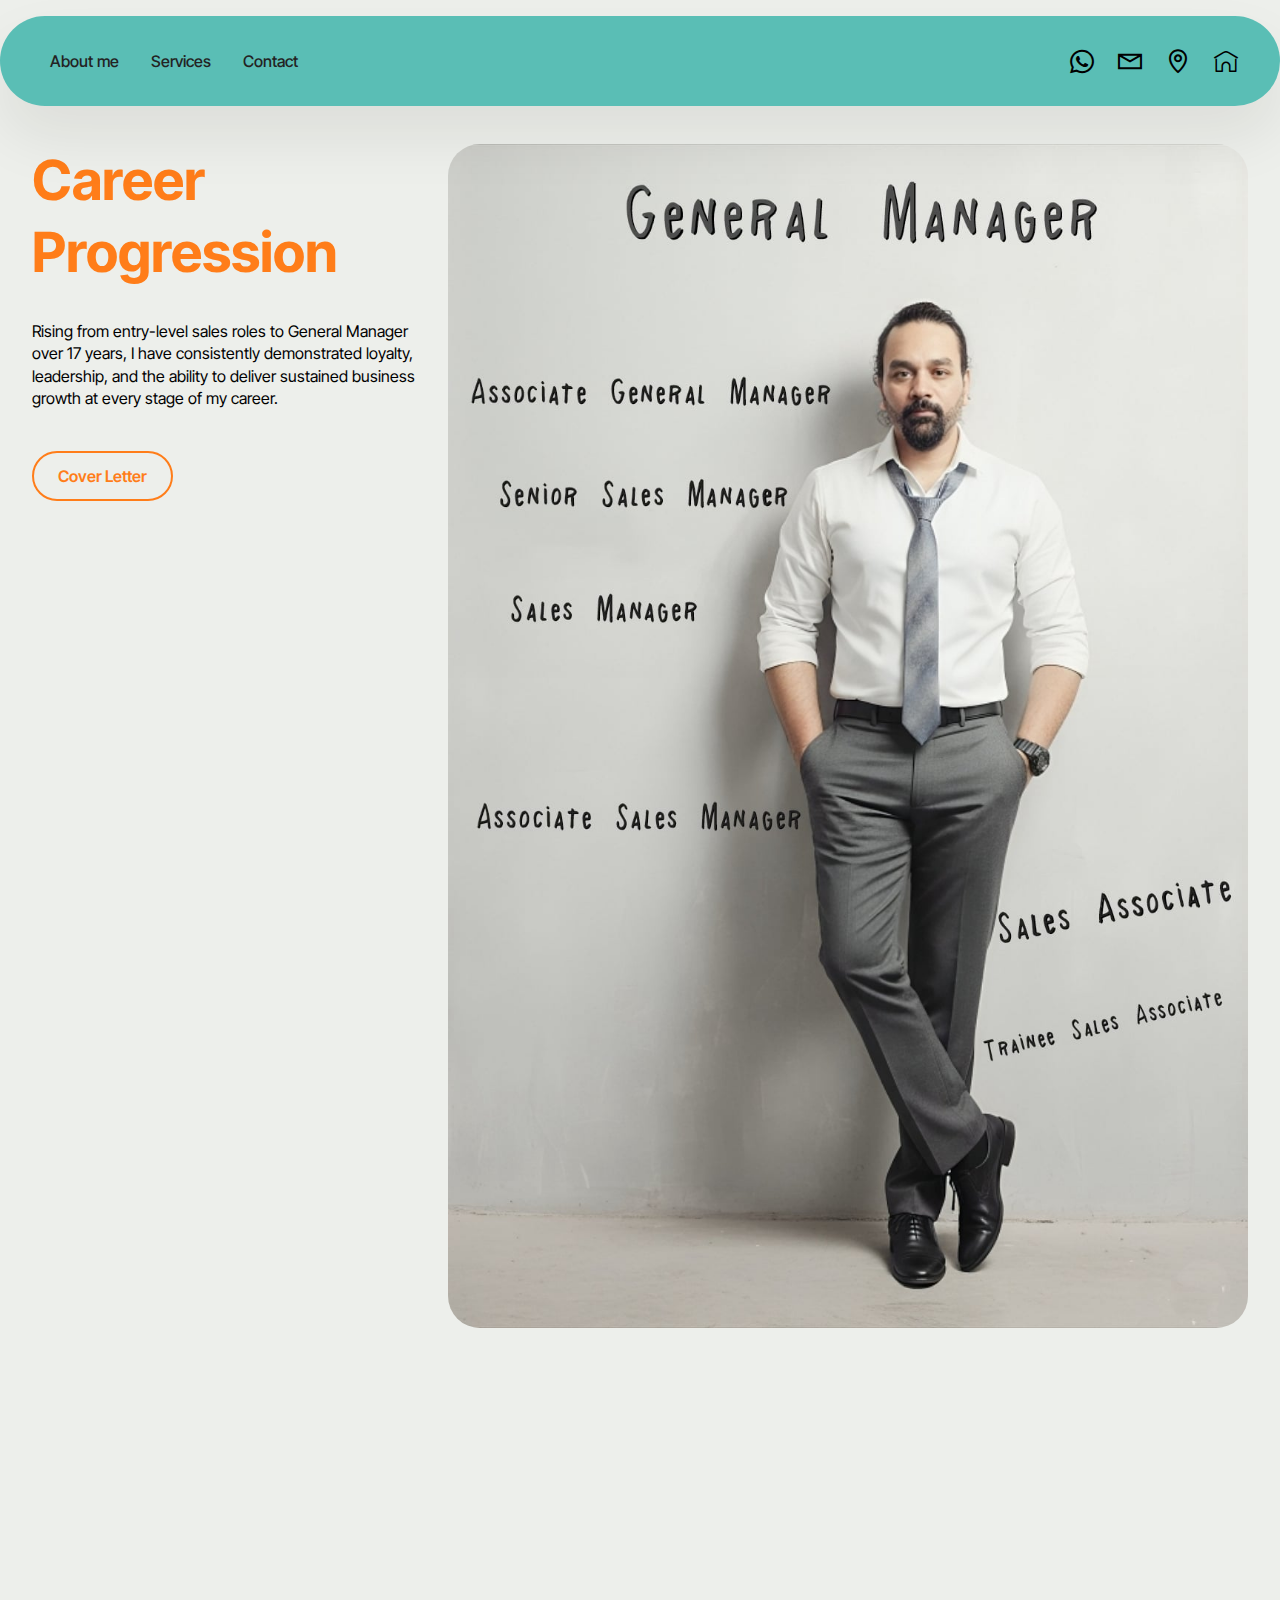
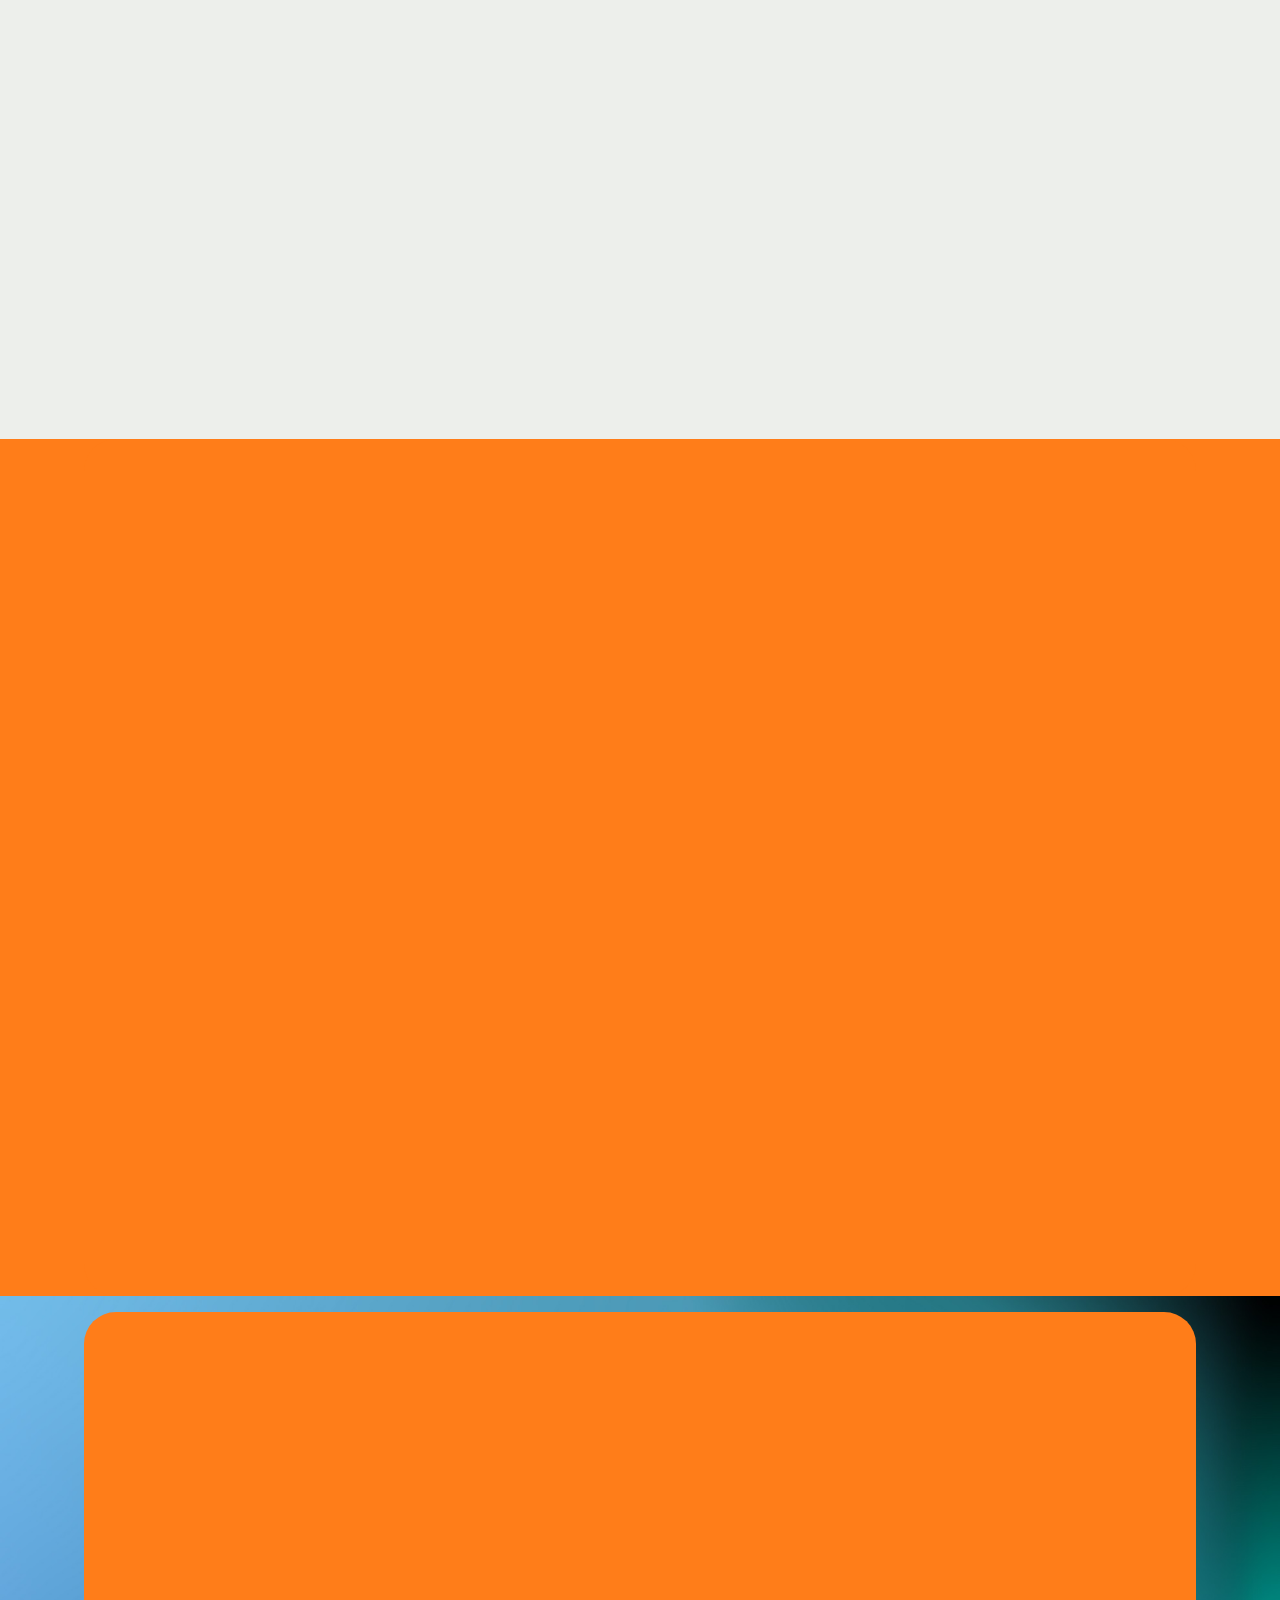
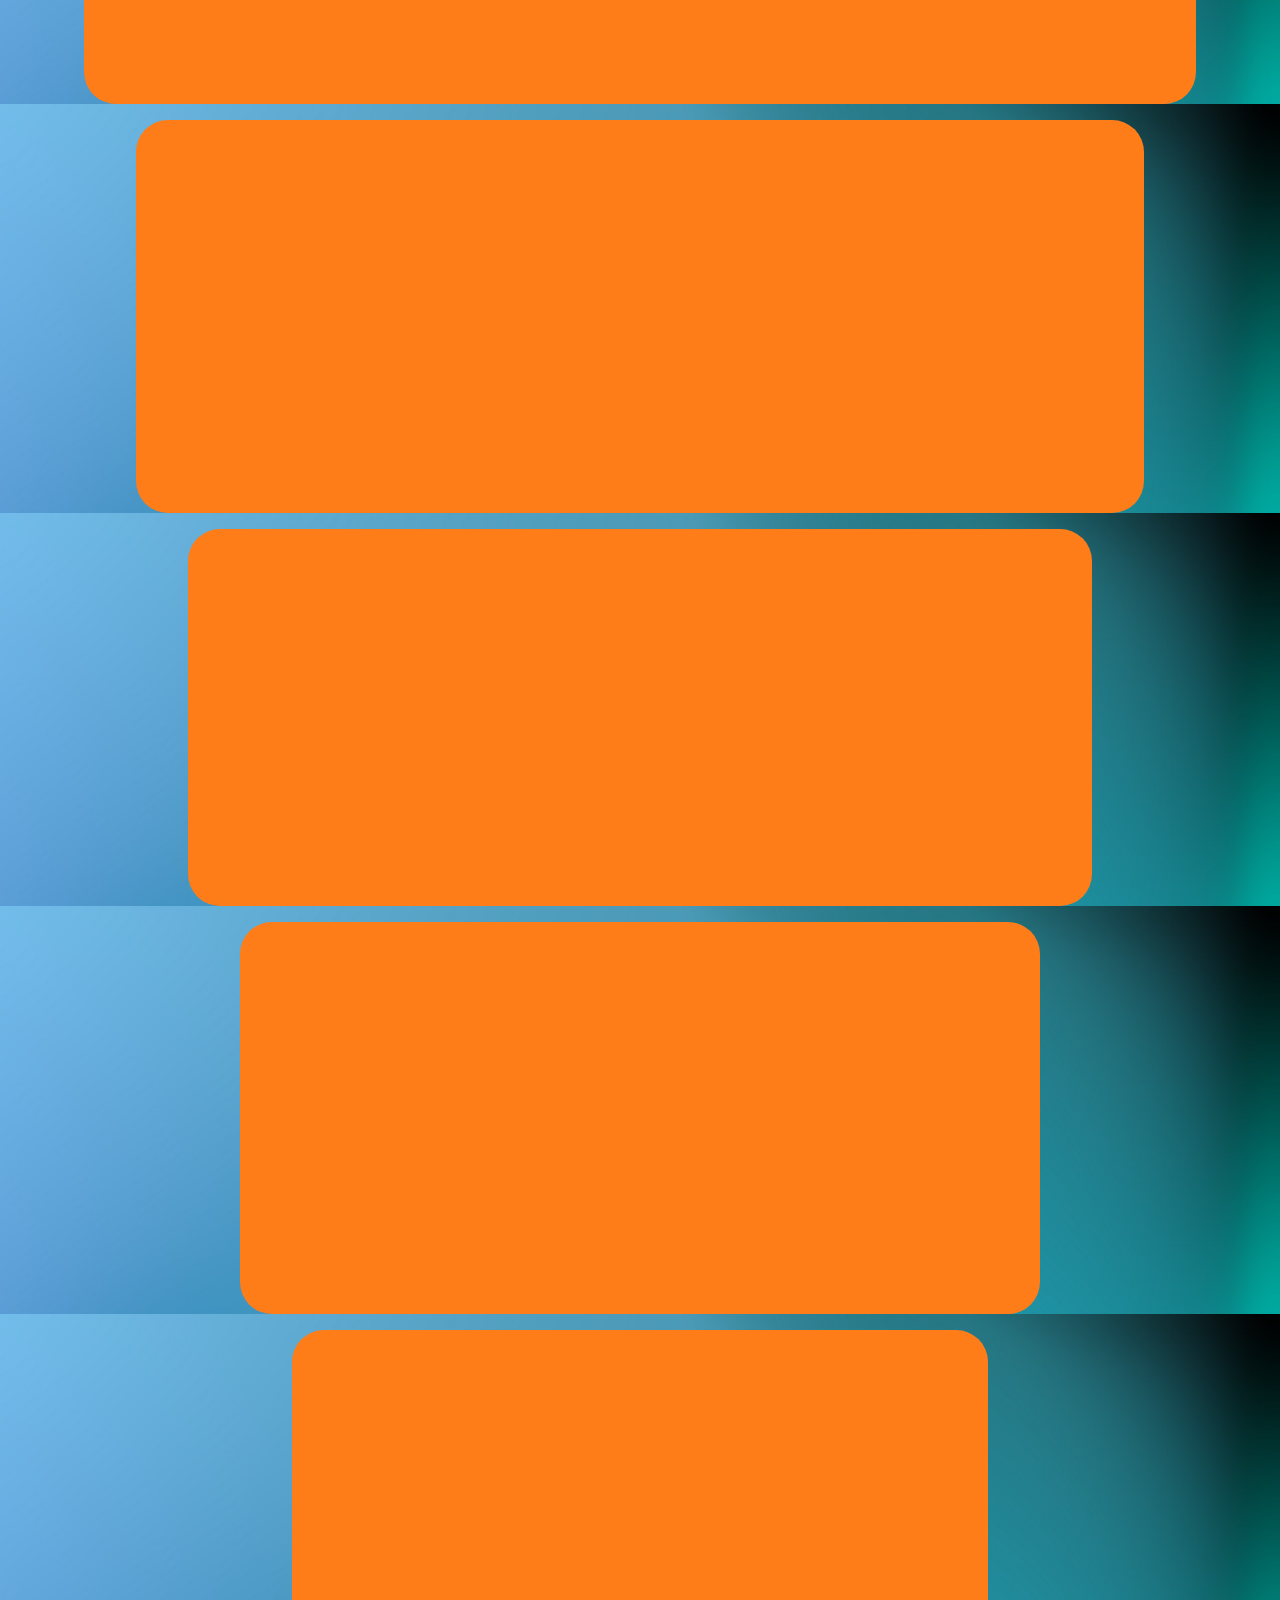
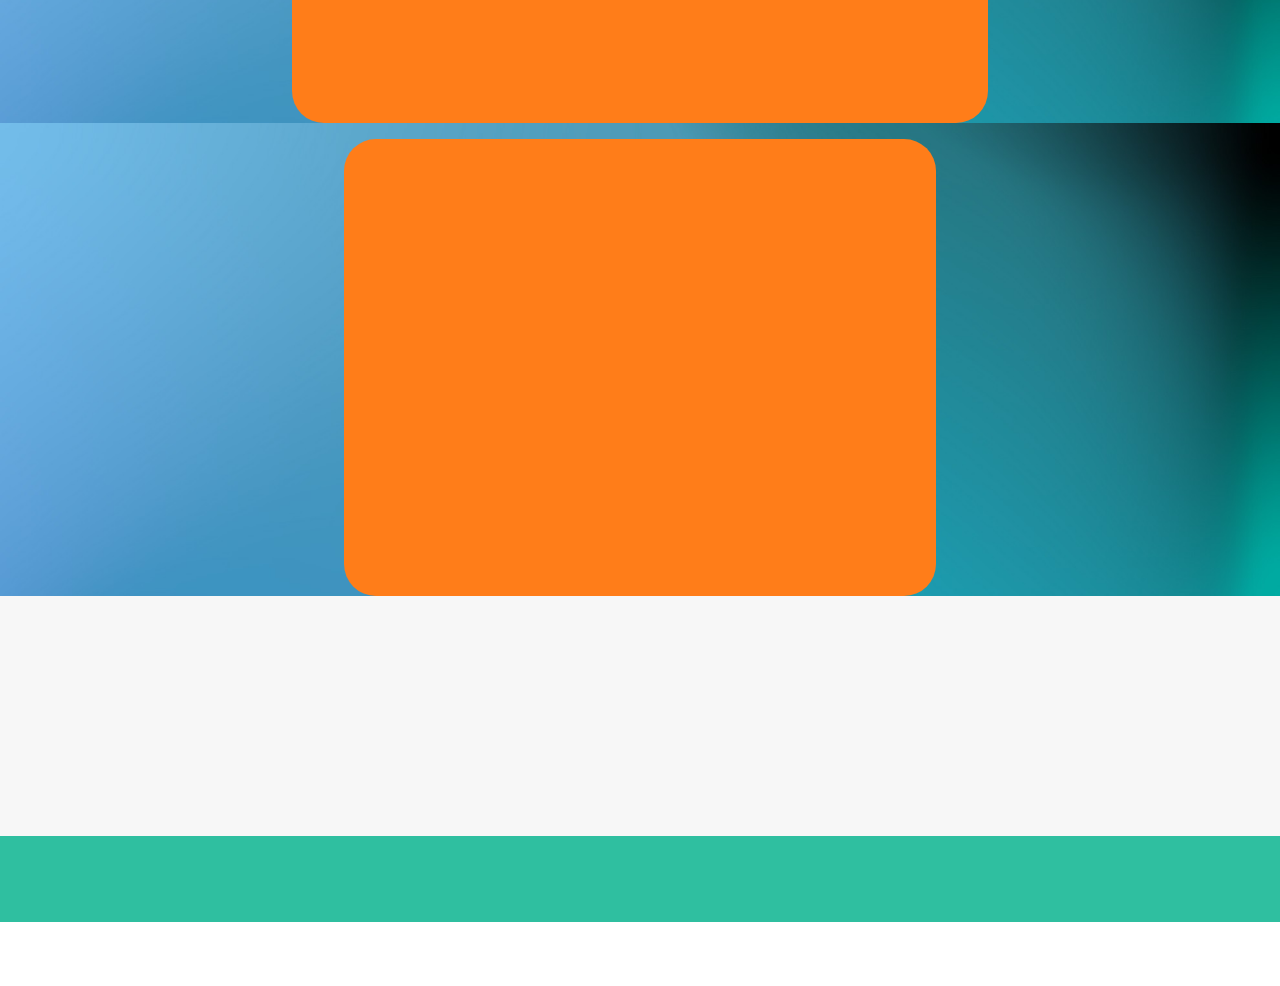
<file: page1.html>
<!DOCTYPE html>
<html  >
<head>
  <!-- Site made with Mobirise Website Builder v6.0.6, https://mobirise.com -->
  <meta charset="UTF-8">
  <meta http-equiv="X-UA-Compatible" content="IE=edge">
  <meta name="generator" content="Mobirise v6.0.6, mobirise.com">
  <meta name="viewport" content="width=device-width, initial-scale=1, minimum-scale=1">
  <link rel="shortcut icon" href="assets/images/7ff27035-eaba-47b2-a34a-133f0984ea2c-128x175-1.png" type="image/x-icon">
  <meta name="description" content="">
  
  
  <title>Work Experience</title>
  <link rel="stylesheet" href="assets/web/assets/mobirise-icons2/mobirise2.css">
  <link rel="stylesheet" href="assets/web/assets/mobirise-icons-bold/mobirise-icons-bold.css">
  <link rel="stylesheet" href="assets/bootstrap/css/bootstrap.min.css">
  <link rel="stylesheet" href="assets/bootstrap/css/bootstrap-grid.min.css">
  <link rel="stylesheet" href="assets/bootstrap/css/bootstrap-reboot.min.css">
  <link rel="stylesheet" href="assets/web/assets/gdpr-plugin/gdpr-styles.css">
  <link rel="stylesheet" href="assets/animatecss/animate.css">
  <link rel="stylesheet" href="assets/dropdown/css/style.css">
  <link rel="stylesheet" href="assets/socicon/css/styles.css">
  <link rel="stylesheet" href="assets/theme/css/style.css">
  <link rel="preload" href="https://fonts.googleapis.com/css?family=Inter+Tight:100,200,300,400,500,600,700,800,900,100i,200i,300i,400i,500i,600i,700i,800i,900i&display=swap" as="style" onload="this.onload=null;this.rel='stylesheet'">
  <noscript><link rel="stylesheet" href="https://fonts.googleapis.com/css?family=Inter+Tight:100,200,300,400,500,600,700,800,900,100i,200i,300i,400i,500i,600i,700i,800i,900i&display=swap"></noscript>
  <link rel="preload" as="style" href="assets/mobirise/css/mbr-additional.css?v=ZtZcy4"><link rel="stylesheet" href="assets/mobirise/css/mbr-additional.css?v=ZtZcy4" type="text/css">

  
  
  
</head>
<body>
  
  <section data-bs-version="5.1" class="menu menu3 cid-uVVpWIDokt" once="menu" id="menu03-3g">
	

	<nav class="navbar navbar-dropdown navbar-expand-lg">
		<div class="container">
			<div class="navbar-brand">
				
				
			</div>
			<button class="navbar-toggler" type="button" data-toggle="collapse" data-bs-toggle="collapse" data-target="#navbarSupportedContent" data-bs-target="#navbarSupportedContent" aria-controls="navbarNavAltMarkup" aria-expanded="false" aria-label="Toggle navigation">
				<div class="hamburger">
					<span></span>
					<span></span>
					<span></span>
					<span></span>
				</div>
			</button>
			<div class="collapse navbar-collapse" id="navbarSupportedContent">
				<ul class="navbar-nav nav-dropdown nav-right navbar-nav-top-padding" data-app-modern-menu="true"><li class="nav-item">
						<a class="nav-link link text-black text-primary display-7" href="page11.html">About me</a>
					</li>
					<li class="nav-item">
						<a class="nav-link link text-black show text-primary display-7" href="index.html#people02-3f" aria-expanded="false">Services</a>
					</li>
					<li class="nav-item">
						<a class="nav-link link text-black text-primary display-7" href="index.html#contacts02-9">Contact</a>
					</li></ul>
				<div class="icons-menu">
					<a class="iconfont-wrapper" href="https://wa.me/923323799843">
						<span class="p-2 mbr-iconfont socicon-whatsapp socicon"></span>
					</a>
					<a class="iconfont-wrapper" href="mailto:adnansiddiqui1503@gmail.com">
						<span class="p-2 mbr-iconfont mobi-mbri-letter mobi-mbri"></span>
					</a>
					<a class="iconfont-wrapper" href="index.html#contacts02-9">
						<span class="p-2 mbr-iconfont mobi-mbri-map-pin mobi-mbri"></span>
					</a>
					<a class="iconfont-wrapper" href="index.html">
						<span class="p-2 mbr-iconfont mbrib-home" style=""></span>
					</a>
				</div>
				
			</div>
		</div>
	</nav>
</section>

<section data-bs-version="5.1" class="image08 cid-uX8ivBZIJb" id="image08-4r">
  
  
  
  <div class="container">
    <div class="row justify-content-center">
      <div class="col-lg-4">
        <div class="col-12 col-md-12">
          <h5 class="mbr-section-title mbr-fonts-style mt-0 mb-4 display-2"><strong>Career Progression</strong></h5>
          <h6 class="mbr-section-subtitle mbr-fonts-style mt-0 mb-4 display-7">Rising from entry-level sales roles to General Manager over 17 years, I have consistently demonstrated loyalty, leadership, and the ability to deliver sustained business growth at every stage of my career.</h6>
          <div class="mbr-section-btn item-footer mt-3 main-button"><a href="page10.html" class="btn item-btn btn-info-outline display-7" target="_blank">Cover Letter</a></div>
        </div>
      </div>
      <div class="col-lg-8 side-features">
        <div class="image-wrapper mb-4">
          <img class="w-100" src="assets/images/polish-20250918-120422445-1080x1599.jpg" alt="Mobirise Website Builder">
        </div>
      </div>
    </div>
  </div>
</section>

<section data-bs-version="5.1" class="numbers01 cid-uVUfcFdNTI" id="numbers01-35">
	
	
	<div class="container">
		<div class="row justify-content-center">
			<div class="col-12 content-head">
				
			</div>
		</div>
		<div class="row">
			<div class="item features-without-image col-12 col-md-6 col-lg-3 active">
				<div class="item-wrapper">
					<div class="item-content">
						<h5 class="mbr-card-title mbr-fonts-style mt-0 mb-3 mbr-number display-7">
							<strong>General Manager Sales</strong></h5>
						<h4 class="card-title mbr-fonts-style display-7">
							<strong>From</strong></h4>
						<p class="card-text mbr-fonts-style mt-0 mb-3 display-7">31st December 2025 - *<strong>Present*&nbsp;</strong></p>
						<div class="mbr-section-btn item-footer"><a href="page1.html#header14-1m" class="btn item-btn btn-primary display-7">Job Descriptions</a></div>
					</div>

				</div>
			</div>
			<div class="item features-without-image col-12 col-md-6 col-lg-3">
				<div class="item-wrapper">
					<div class="item-content">
						<h5 class="mbr-card-title mbr-fonts-style mt-0 mb-3 mbr-number display-7">
							<strong>Associate General Manager Sales</strong></h5>
						<h4 class="card-title mbr-fonts-style display-7">
							<strong>From&nbsp;</strong></h4>
						<p class="card-text mbr-fonts-style mt-0 mb-3 display-7">17th December 2024 till 30th December 2024&nbsp;</p>
						<div class="mbr-section-btn item-footer"><a href="page1.html#header14-1n" class="btn item-btn btn-primary display-7">Job Descriptions</a></div>
					</div>

				</div>
			</div>
			<div class="item features-without-image col-12 col-md-6 col-lg-3">
				<div class="item-wrapper">
					<div class="item-content">
						<h5 class="mbr-card-title mbr-fonts-style mt-0 mb-3 mbr-number display-7">
							<strong>Senior Sales Manger</strong></h5>
						<h4 class="card-title mbr-fonts-style display-7">
							<strong>From</strong></h4>
						<p class="card-text mbr-fonts-style mt-0 mb-3 display-7">6th December 2019 till 16th December 2024&nbsp;</p>
						<div class="mbr-section-btn item-footer"><a href="page1.html#header14-1o" class="btn item-btn btn-primary display-7">Job Descriptions</a></div>
					</div>
				</div>
			</div><div class="item features-without-image col-12 col-md-6 col-lg-3">
				<div class="item-wrapper">
					<div class="item-content">
						<h5 class="mbr-card-title mbr-fonts-style mt-0 mb-3 mbr-number display-7"><strong>Sales Manager</strong></h5>
						<h4 class="card-title mbr-fonts-style display-7">
							<strong>From</strong></h4>
						<p class="card-text mbr-fonts-style mt-0 mb-3 display-7">16th June 2017 till 15th December 2024 </p>
						<div class="mbr-section-btn item-footer"><a href="page1.html#header14-1p" class="btn item-btn btn-primary display-7">Job Descriptions</a></div>
					</div>
				</div>
			</div>
		</div>
	</div>
</section>

<section data-bs-version="5.1" class="numbers01 cid-uVUgj6lKNu" id="numbers01-36">
	
	
	<div class="container">
		<div class="row justify-content-center">
			<div class="col-12 content-head">
				
			</div>
		</div>
		<div class="row">
			
			<div class="item features-without-image col-12 col-md-6 col-lg-4 active">
				<div class="item-wrapper">
					<div class="item-content">
						<h5 class="mbr-card-title mbr-fonts-style mt-0 mb-3 mbr-number display-7">
							<strong>Associate sales Manager&nbsp;</strong></h5>
						<h4 class="card-title mbr-fonts-style display-7">
							<strong>From</strong></h4>
						<p class="card-text mbr-fonts-style mt-0 mb-3 display-7">30th August 2013 till 15th June 2017</p>
						<div class="mbr-section-btn item-footer"><a href="page1.html#header14-1q" class="btn item-btn btn-primary display-7">Job Descriptions</a></div>
					</div>

				</div>
			</div>
			<div class="item features-without-image col-12 col-md-6 col-lg-4">
				<div class="item-wrapper">
					<div class="item-content">
						<h5 class="mbr-card-title mbr-fonts-style mt-0 mb-3 mbr-number display-7"><strong>Sales Associate</strong></h5>
						<h4 class="card-title mbr-fonts-style display-7">
							<strong>From</strong></h4>
						<p class="card-text mbr-fonts-style mt-0 mb-3 display-7">14th April 2008 till 29th August 2013</p>
						<div class="mbr-section-btn item-footer"><a href="page1.html#header14-1r" class="btn item-btn btn-primary display-7">Job Descriptions</a></div>
					</div>
				</div>
			</div><div class="item features-without-image col-12 col-md-6 col-lg-4">
				<div class="item-wrapper">
					<div class="item-content">
						<h5 class="mbr-card-title mbr-fonts-style mt-0 mb-3 mbr-number display-7"><strong>Trainee Sales Associate</strong></h5>
						<h4 class="card-title mbr-fonts-style display-7">
							<strong>From</strong></h4>
						<p class="card-text mbr-fonts-style mt-0 mb-3 display-7">08th June 2007 till 13th April 2008</p>
						<div class="mbr-section-btn item-footer"><a href="page1.html#header14-1s" class="btn item-btn btn-primary display-7">Job Descriptions</a></div>
					</div>

				</div>
			</div>
		</div>
	</div>
</section>

<section data-bs-version="5.1" class="header14 cid-uVb8DtCsDL" id="header14-1m">
	

	
	
	<div class="container">
		<div class="row justify-content-center">
			<div class="card col-12 col-md-12 col-lg-11">
				<div class="card-wrapper">
					<div class="card-box align-center">
						<h1 class="card-title mbr-fonts-style mb-4 display-5">
							<strong>General Manager Sales</strong></h1>
						<p></p><p>Lead end-to-end sales cycle management including prospecting, pipeline management, lead generation (MQL), qualification (SQL), opportunity tracking, negotiation, and deal closure.<br>
<br>Drive revenue forecasting, strategic planning, and business growth strategy to consistently achieve and exceed sales targets.<br>
<br>Develop and implement the B2B sales funnel, ensuring alignment between marketing and sales for efficient customer acquisition and conversion optimization.<br>
<br>Build and maintain high-value relationships with corporate clients, stakeholders, and media agencies to strengthen account retention and expand market share.<br>
<br>Collaborate cross-functionally with finance, risk management, marketing, and product development to create business cases, assess ROI, and optimize sales enablement tools.<br>
<br>Provide strategic leadership in pricing, contract negotiation, objection handling, and partnership development to maximize profitability and market penetration.<br>
<br>Deliver actionable insights through market analysis, competitive intelligence, and customer segmentation to guide business development strategies.<br>
<br>Oversee sales team leadership, including training, coaching, and performance management, fostering a high-performance culture with accountability.<br>
<br>Implement stakeholder engagement strategies, ensuring alignment of business objectives across operations, transmission scheduling, and broadcast teams.<br>
<br>Execute cross-functional collaboration initiatives to improve process efficiency, reduce operational bottlenecks, and enhance client experience.<br>
<br>Develop sales dashboards, reporting metrics, and performance tracking systems to monitor KPIs and improve decision-making.<br>
<br>Negotiate long-term contracts with corporate media agencies and direct advertisers, ensuring sustained revenue streams across product lines.<br>
<br>Identify new business development opportunities, partnerships, and emerging markets through industry networking and professional associations.<br>
<br>Carry out supervisory responsibilities in accordance with the organizational policies and applicable laws, including interviews, hiring, employee training &amp; discipline, including termination, addressing grievances and resolving issues.
<br>
<br></p><p></p><p></p>
						
					</div>
				</div>
			</div>
		</div>
	</div>
</section>

<section data-bs-version="5.1" class="header14 cid-uVb9KgtxVX" id="header14-1n">
	

	
	
	<div class="container">
		<div class="row justify-content-center">
			<div class="card col-12 col-md-12 col-lg-11">
				<div class="card-wrapper">
					<div class="card-box align-center">
						<h1 class="card-title mbr-fonts-style mb-4 display-5">
							<strong>Associate General Manager Sales</strong></h1>
						<p>Managed territory sales operations with focus on pipeline control and revenue forecasting.
<br>
<br>Supervised sales teams, improving productivity through KPI-driven coaching.
<br>    
<br>Implemented customer acquisition strategies aligned with marketing funnel (MQL to SQL).
<br>
<br>Secured partnerships and identified new market opportunities to drive revenue growth.
<br>
<br>Enhanced pricing models and product strategies through data-driven analysis.&nbsp;</p><p><br></p><p></p><p></p>
						
					</div>
				</div>
			</div>
		</div>
	</div>
</section>

<section data-bs-version="5.1" class="header14 cid-uVba1HSKPd" id="header14-1o">
	

	
	
	<div class="container">
		<div class="row justify-content-center">
			<div class="card col-12 col-md-12 col-lg-10">
				<div class="card-wrapper">
					<div class="card-box align-center">
						<h1 class="card-title mbr-fonts-style mb-4 display-5">
							<strong>Senior Sales Manager</strong></h1>
						<p>Directed territory sales and revenue forecasting for corporate clients and media agencies.
<br>
<br>Prepared strategic proposals and closed high-value contracts with agencies and advertisers.
<br>
<br>Conducted competitor analysis and market segmentation to expand partnerships.
<br>
<br>Delivered consistent revenue growth through account retention and upselling strategies.
<br>
<br>Supervised and mentored sales teams, ensuring target achievement.&nbsp;</p><p><br></p><p></p><p></p>
						
					</div>
				</div>
			</div>
		</div>
	</div>
</section>

<section data-bs-version="5.1" class="header14 cid-uWXSvRHx8T" id="header14-4o">
	

	
	
	<div class="container">
		<div class="row justify-content-center">
			<div class="card col-12 col-md-12 col-lg-9">
				<div class="card-wrapper">
					<div class="card-box align-center">
						<h1 class="card-title mbr-fonts-style mb-4 display-5"><strong>Sales Manager</strong></h1>
						<p>Executed full sales process including prospecting, negotiations, and deal closures.
<br>
<br>Expanded client base through targeted customer acquisition campaigns.
<br>
<br>Developed customized proposals and sales strategies aligned with client needs.
<br>
<br>Surpassed quotas through territory development and pipeline management.
<br>
<br>Collaborated with marketing to launch integrated campaigns. 
<br>
<br></p><p></p><p></p><p></p>
						
					</div>
				</div>
			</div>
		</div>
	</div>
</section>

<section data-bs-version="5.1" class="header14 cid-uVberBOq7A" id="header14-1q">
	

	
	
	<div class="container">
		<div class="row justify-content-center">
			<div class="card col-12 col-md-12 col-lg-8">
				<div class="card-wrapper">
					<div class="card-box align-center">
						<h1 class="card-title mbr-fonts-style mb-4 display-5"><strong>Associate Sales Manager</strong></h1>
						<p>Converted leads into long-term clients through structured sales funnel management.
<br>
<br>Conducted client visits and applied consultative selling to secure business.
<br>
<br>Negotiated sales deals and managed full-cycle account services.
<br>
<br>Created sales presentations and delivered market insights to support pitches.
<br>
<br>Supported junior team members in improving conversion rates.&nbsp;</p><p><br></p><p></p><p></p>
						
					</div>
				</div>
			</div>
		</div>
	</div>
</section>

<section data-bs-version="5.1" class="header14 cid-uVbeA2TvD3" id="header14-1r">
	

	
	
	<div class="container">
		<div class="row justify-content-center">
			<div class="card col-12 col-md-12 col-lg-7">
				<div class="card-wrapper">
					<div class="card-box align-center">
						<h1 class="card-title mbr-fonts-style mb-4 display-5"><strong>Sales Associate&nbsp;</strong></h1>
						<p>Prospected new clients through cold calling and lead qualification.
<br>
<br>Handled objections and closed deals to meet sales targets.
<br>
<br>Ensured client satisfaction through campaign delivery and service support.
<br>
<br>Maintained CRM records and prepared management reports.
<br>
<br>Contributed to consistent monthly and quarterly quota achievement.&nbsp;<br></p><p><br></p><p></p><p></p>
						
					</div>
				</div>
			</div>
		</div>
	</div>
</section>

<section data-bs-version="5.1" class="header14 cid-uVbeJjCPay" id="header14-1s">
	

	
	
	<div class="container">
		<div class="row justify-content-center">
			<div class="card col-12 col-md-12 col-lg-6">
				<div class="card-wrapper">
					<div class="card-box align-center">
						<h1 class="card-title mbr-fonts-style mb-4 display-5"><strong>Trainee Sales Associate&nbsp;</strong></h1>
						<p>Assisted in daily sales operations including lead nurturing and market research.
<br>
<br>Prepared sales presentations and supported senior managers in client meetings.
<br>
<br>Coordinated marketing initiatives and ensured compliance with company policies.
<br>
<br>Gained experience with CRM systems and sales funnel stages.
<br>
<br>Provided reporting and documentation support.</p><p><br>&nbsp;<br></p><p></p><p></p>
						
					</div>
				</div>
			</div>
		</div>
	</div>
</section>

<section data-bs-version="5.1" class="social4 cid-uWnoglRYgz" id="social04-4e">
    
    
    

    <div class="container">
        <div class="media-container-row">
            <div class="col-12">
                <h3 class="mbr-section-title align-center mb-5 mbr-fonts-style display-2">
                    <strong>Follow me</strong></h3>
                <div class="social-list align-center">
                    
                    
                    
                    
                    
                    <a class="iconfont-wrapper bg-linkedin m-2" href="https://www.linkedin.com/in/muhammad-adnan-siddiqui-32600738/" target="_blank">
                        <span class="socicon-linkedin socicon" style=""></span>
                    </a>
                    
                    
                    
                    
                    
                </div>
            </div>
        </div>
    </div>
</section>

<section data-bs-version="5.1" class="footer4 cid-uVIXPtX486" once="footers" id="footer04-2b">

    

    

    <div class="container">
        <div class="media-container-row align-center mbr-white">
            <div class="col-12">
                <p class="mbr-text mb-0 mbr-fonts-style display-7"><strong>
                    © Copyright 2025 MAS - All Rights Reserved
                </strong></p>
            </div>
        </div>
    </div>
</section><section class="display-7" style="padding: 0;align-items: center;justify-content: center;flex-wrap: wrap;    align-content: center;display: flex;position: relative;height: 4rem;"><a href="https://mobiri.se/4175729" style="flex: 1 1;height: 4rem;position: absolute;width: 100%;z-index: 1;"><img alt="" style="height: 4rem;" src="[data-uri]"></a><p style="margin: 0;text-align: center;" class="display-7">&#8204;</p><a style="z-index:1" href="https://mobirise.com">Mobirise </a></section><script src="assets/bootstrap/js/bootstrap.bundle.min.js"></script>  <script src="assets/smoothscroll/smooth-scroll.js"></script>  <script src="assets/ytplayer/index.js"></script>  <script src="assets/dropdown/js/navbar-dropdown.js"></script>  <script src="assets/theme/js/script.js"></script>  
  
  
 <div id="scrollToTop" class="scrollToTop mbr-arrow-up"><a style="text-align: center;"><i class="mbr-arrow-up-icon mbr-arrow-up-icon-cm cm-icon cm-icon-smallarrow-up"></i></a></div>
    <input name="animation" type="hidden">
  </body>
</html>
</file>
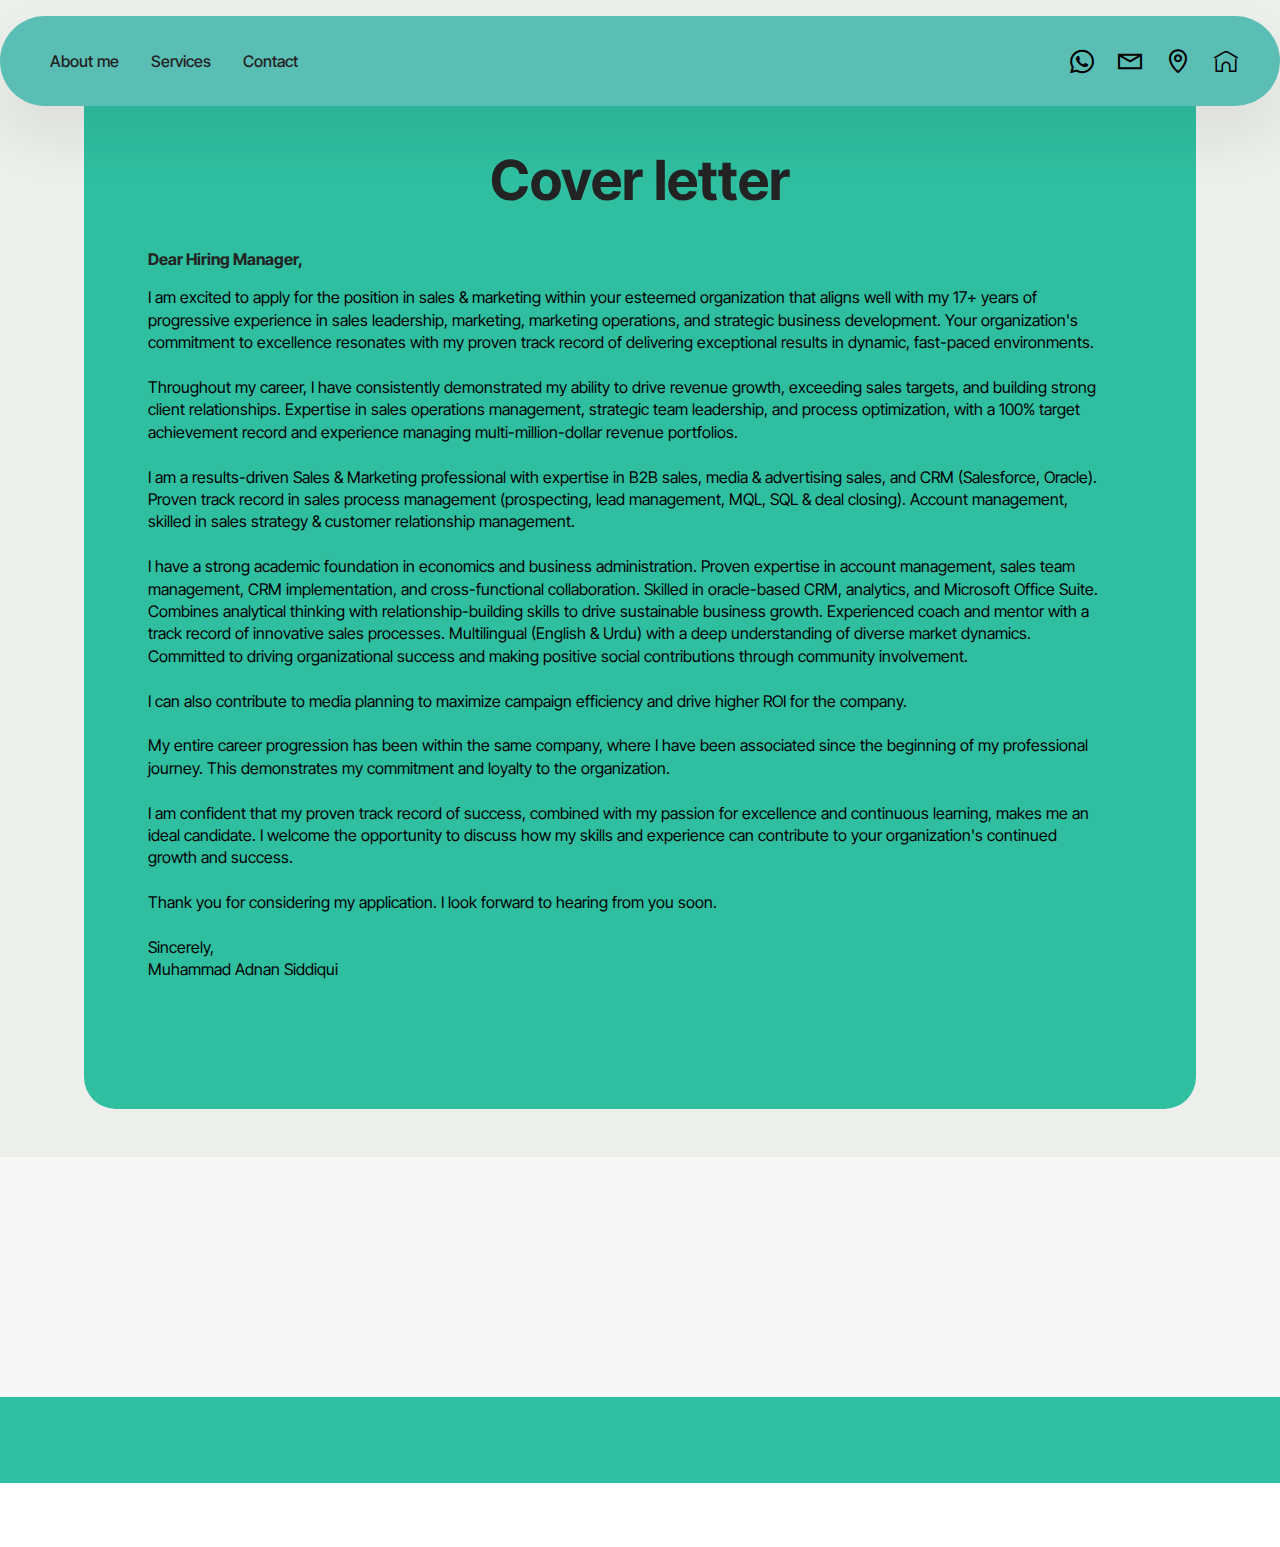
<file: page10.html>
<!DOCTYPE html>
<html  >
<head>
  <!-- Site made with Mobirise Website Builder v6.0.6, https://mobirise.com -->
  <meta charset="UTF-8">
  <meta http-equiv="X-UA-Compatible" content="IE=edge">
  <meta name="generator" content="Mobirise v6.0.6, mobirise.com">
  <meta name="viewport" content="width=device-width, initial-scale=1, minimum-scale=1">
  <link rel="shortcut icon" href="assets/images/7ff27035-eaba-47b2-a34a-133f0984ea2c-128x175-1.png" type="image/x-icon">
  <meta name="description" content="">
  
  
  <title>Cover Letter</title>
  <link rel="stylesheet" href="assets/web/assets/mobirise-icons2/mobirise2.css">
  <link rel="stylesheet" href="assets/web/assets/mobirise-icons-bold/mobirise-icons-bold.css">
  <link rel="stylesheet" href="assets/bootstrap/css/bootstrap.min.css">
  <link rel="stylesheet" href="assets/bootstrap/css/bootstrap-grid.min.css">
  <link rel="stylesheet" href="assets/bootstrap/css/bootstrap-reboot.min.css">
  <link rel="stylesheet" href="assets/web/assets/gdpr-plugin/gdpr-styles.css">
  <link rel="stylesheet" href="assets/animatecss/animate.css">
  <link rel="stylesheet" href="assets/dropdown/css/style.css">
  <link rel="stylesheet" href="assets/socicon/css/styles.css">
  <link rel="stylesheet" href="assets/theme/css/style.css">
  <link rel="preload" href="https://fonts.googleapis.com/css?family=Inter+Tight:100,200,300,400,500,600,700,800,900,100i,200i,300i,400i,500i,600i,700i,800i,900i&display=swap" as="style" onload="this.onload=null;this.rel='stylesheet'">
  <noscript><link rel="stylesheet" href="https://fonts.googleapis.com/css?family=Inter+Tight:100,200,300,400,500,600,700,800,900,100i,200i,300i,400i,500i,600i,700i,800i,900i&display=swap"></noscript>
  <link rel="preload" as="style" href="assets/mobirise/css/mbr-additional.css?v=MAlGxt"><link rel="stylesheet" href="assets/mobirise/css/mbr-additional.css?v=MAlGxt" type="text/css">

  
  
  
</head>
<body>
  
  <section data-bs-version="5.1" class="menu menu3 cid-uVVpWIDokt" once="menu" id="menu03-3j">
	

	<nav class="navbar navbar-dropdown navbar-expand-lg">
		<div class="container">
			<div class="navbar-brand">
				
				
			</div>
			<button class="navbar-toggler" type="button" data-toggle="collapse" data-bs-toggle="collapse" data-target="#navbarSupportedContent" data-bs-target="#navbarSupportedContent" aria-controls="navbarNavAltMarkup" aria-expanded="false" aria-label="Toggle navigation">
				<div class="hamburger">
					<span></span>
					<span></span>
					<span></span>
					<span></span>
				</div>
			</button>
			<div class="collapse navbar-collapse" id="navbarSupportedContent">
				<ul class="navbar-nav nav-dropdown nav-right navbar-nav-top-padding" data-app-modern-menu="true"><li class="nav-item">
						<a class="nav-link link text-black text-primary display-7" href="page11.html">About me</a>
					</li>
					<li class="nav-item">
						<a class="nav-link link text-black show text-primary display-7" href="index.html#people02-3f" aria-expanded="false">Services</a>
					</li>
					<li class="nav-item">
						<a class="nav-link link text-black text-primary display-7" href="index.html#contacts02-9">Contact</a>
					</li></ul>
				<div class="icons-menu">
					<a class="iconfont-wrapper" href="https://wa.me/923323799843">
						<span class="p-2 mbr-iconfont socicon-whatsapp socicon"></span>
					</a>
					<a class="iconfont-wrapper" href="mailto:adnansiddiqui1503@gmail.com">
						<span class="p-2 mbr-iconfont mobi-mbri-letter mobi-mbri"></span>
					</a>
					<a class="iconfont-wrapper" href="index.html#contacts02-9">
						<span class="p-2 mbr-iconfont mobi-mbri-map-pin mobi-mbri"></span>
					</a>
					<a class="iconfont-wrapper" href="index.html">
						<span class="p-2 mbr-iconfont mbrib-home" style=""></span>
					</a>
				</div>
				
			</div>
		</div>
	</nav>
</section>

<section data-bs-version="5.1" class="article07 cid-uVVrA7kg1d" id="article07-3k">
  

  
  
  <div class="container">
    <div class="row justify-content-center">
      <div class="card col-md-12 col-lg-11">
        <div class="card-wrapper">
          <h3 class="card-title mbr-fonts-style mbr-white mt-3 mb-4 display-2"><strong>Cover letter</strong></h3>
          <div class="row card-box align-left">
            
            <div class="item features-without-image col-12 active">
              <div class="item-wrapper">
                <h4 class="mbr-section-subtitle mbr-fonts-style mb-3 display-7"><strong>Dear Hiring Manager,</strong></h4>
                <p class="mbr-text mbr-fonts-style display-7">I am excited to apply for the position in sales &amp; marketing within your esteemed organization that aligns well with my 17+ years of progressive experience in sales leadership, marketing, marketing operations, and strategic business development. Your organization's commitment to excellence resonates with my proven track record of delivering exceptional results in dynamic, fast-paced environments.<br>
<br>Throughout my career, I have consistently demonstrated my ability to drive revenue growth, exceeding sales targets, and building strong client relationships. Expertise in sales operations management, strategic team leadership, and process optimization, with a 100% target achievement record and experience managing multi-million-dollar revenue portfolios.<br>
<br>I am a results-driven Sales &amp; Marketing professional with expertise in B2B sales, media &amp; advertising sales, and CRM (Salesforce, Oracle). Proven track record in sales process management (prospecting, lead management, MQL, SQL &amp; deal closing). Account management, skilled in sales strategy &amp; customer relationship management.<br>
<br>I have a strong academic foundation in economics and business administration. Proven expertise in account management, sales team management, CRM implementation, and cross-functional collaboration. Skilled in oracle-based CRM, analytics, and Microsoft Office Suite. Combines analytical thinking with relationship-building skills to drive sustainable business growth. Experienced coach and mentor with a track record of innovative sales processes. Multilingual (English &amp; Urdu) with a deep understanding of diverse market dynamics. Committed to driving organizational success and making positive social contributions through community involvement.<br>
<br>I can also contribute to media planning to maximize campaign efficiency and drive higher ROI for the company.<br>
<br>My entire career progression has been within the same company, where I have been associated since the beginning of my professional journey. This demonstrates my commitment and loyalty to the organization.<br>
<br>I am confident that my proven track record of success, combined with my passion for excellence and continuous learning, makes me an ideal candidate. I welcome the opportunity to discuss how my skills and experience can contribute to your organization's continued growth and success.<br>
<br>Thank you for considering my application. I look forward to hearing from you soon.<br>
<br>Sincerely, <br>Muhammad Adnan Siddiqui</p>
              </div>
            </div><div class="item features-without-image col-12">
              <div class="item-wrapper">
                <h4 class="mbr-section-subtitle mbr-fonts-style mb-3 display-5"></h4>
                <p class="mbr-text mbr-fonts-style display-7"></p>
              </div>
            </div>
            <div class="item features-without-image col-12">
              <div class="item-wrapper">
                <h4 class="mbr-section-subtitle mbr-fonts-style mb-3 display-5"></h4>
                <p class="mbr-text mbr-fonts-style display-7"></p>
              </div>
            </div>
            <div class="item features-without-image col-12">
              <div class="item-wrapper">
                <h4 class="mbr-section-subtitle mbr-fonts-style mb-3 display-5"></h4>
                <p class="mbr-text mbr-fonts-style display-7"></p>
              </div>
            </div>
          </div>
          
        </div>
      </div>
    </div>
  </div>
</section>

<section data-bs-version="5.1" class="social4 cid-uWnnPhunHZ" id="social04-47">
    
    
    

    <div class="container">
        <div class="media-container-row">
            <div class="col-12">
                <h3 class="mbr-section-title align-center mb-5 mbr-fonts-style display-2">
                    <strong>Follow me</strong></h3>
                <div class="social-list align-center">
                    
                    
                    
                    
                    
                    <a class="iconfont-wrapper bg-linkedin m-2" href="https://www.linkedin.com/in/muhammad-adnan-siddiqui-32600738/" target="_blank">
                        <span class="socicon-linkedin socicon" style=""></span>
                    </a>
                    
                    
                    
                    
                    
                </div>
            </div>
        </div>
    </div>
</section>

<section data-bs-version="5.1" class="footer4 cid-uVIXPtX486" once="footers" id="footer04-3i">

    

    

    <div class="container">
        <div class="media-container-row align-center mbr-white">
            <div class="col-12">
                <p class="mbr-text mb-0 mbr-fonts-style display-7"><strong>
                    © Copyright 2025 MAS - All Rights Reserved
                </strong></p>
            </div>
        </div>
    </div>
</section><section class="display-7" style="padding: 0;align-items: center;justify-content: center;flex-wrap: wrap;    align-content: center;display: flex;position: relative;height: 4rem;"><a href="https://mobiri.se/4175729" style="flex: 1 1;height: 4rem;position: absolute;width: 100%;z-index: 1;"><img alt="" style="height: 4rem;" src="[data-uri]"></a><p style="margin: 0;text-align: center;" class="display-7">&#8204;</p><a style="z-index:1" href="https://mobirise.com/builder/no-code-website-builder.html">No Code Website Builder</a></section><script src="assets/bootstrap/js/bootstrap.bundle.min.js"></script>  <script src="assets/smoothscroll/smooth-scroll.js"></script>  <script src="assets/ytplayer/index.js"></script>  <script src="assets/dropdown/js/navbar-dropdown.js"></script>  <script src="assets/theme/js/script.js"></script>  
  
  
 <div id="scrollToTop" class="scrollToTop mbr-arrow-up"><a style="text-align: center;"><i class="mbr-arrow-up-icon mbr-arrow-up-icon-cm cm-icon cm-icon-smallarrow-up"></i></a></div>
    <input name="animation" type="hidden">
  </body>
</html>
</file>
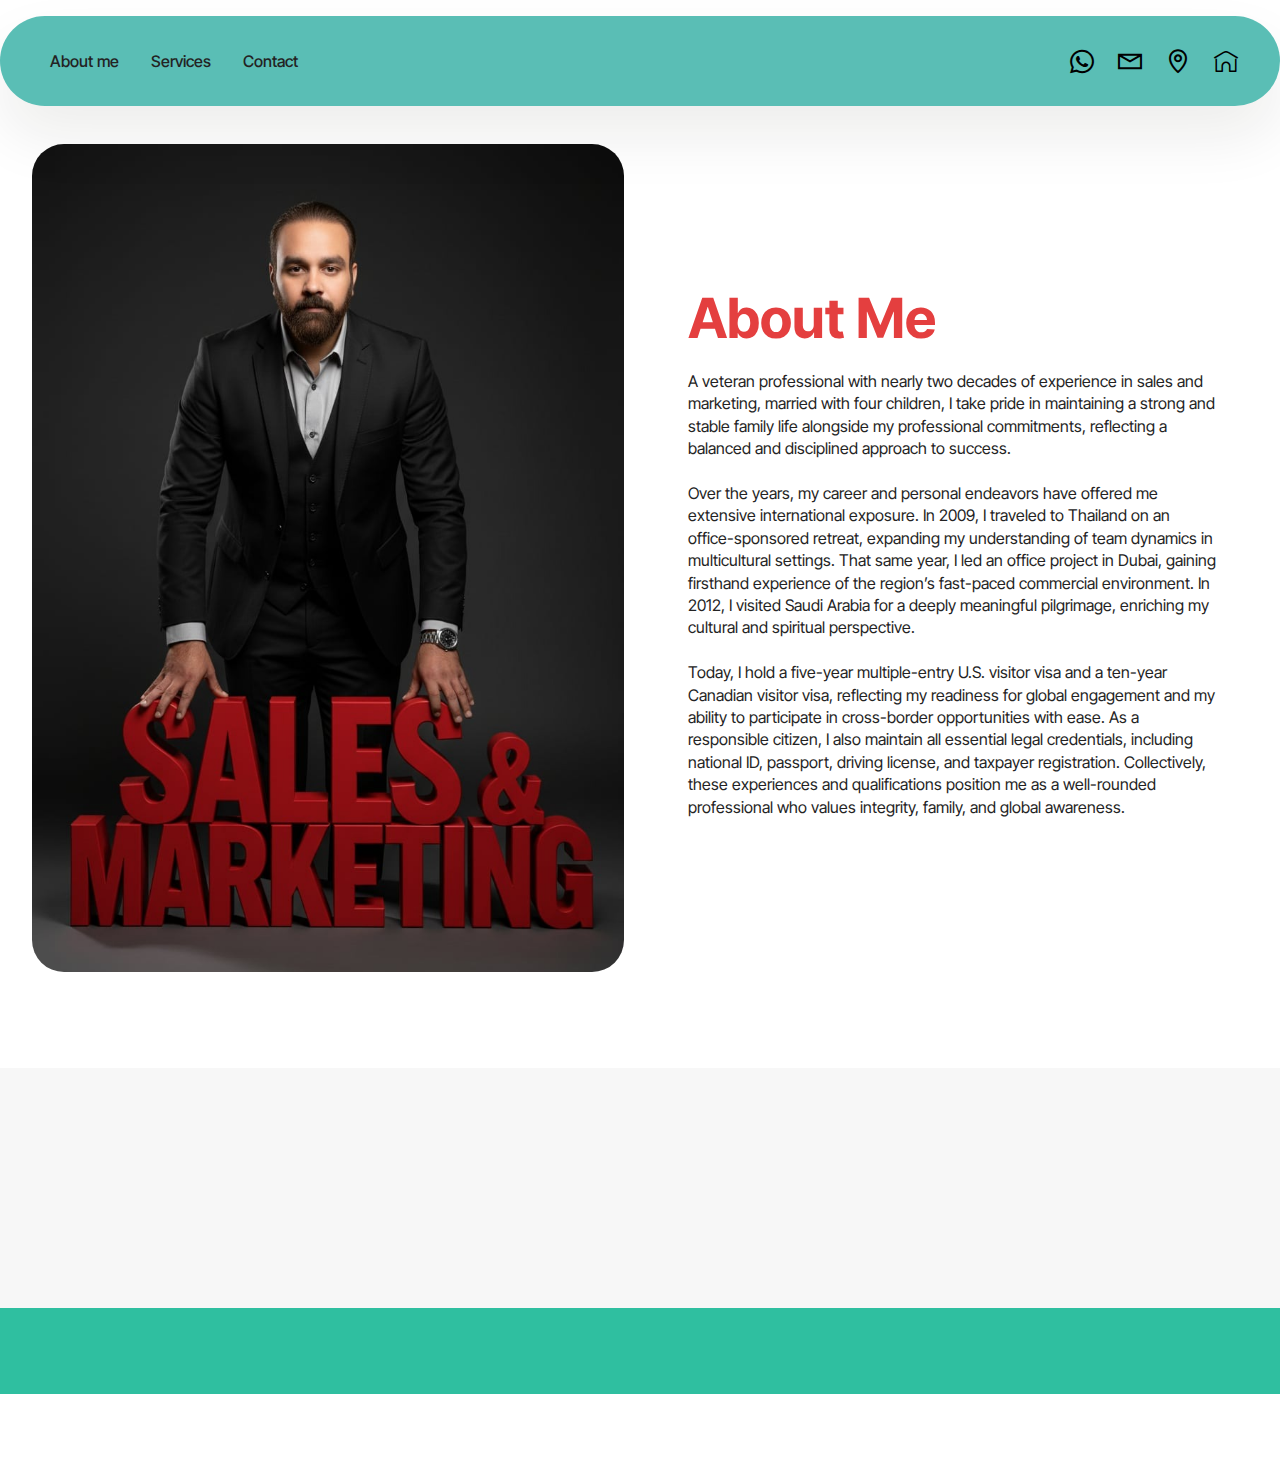
<file: page11.html>
<!DOCTYPE html>
<html  >
<head>
  <!-- Site made with Mobirise Website Builder v6.0.6, https://mobirise.com -->
  <meta charset="UTF-8">
  <meta http-equiv="X-UA-Compatible" content="IE=edge">
  <meta name="generator" content="Mobirise v6.0.6, mobirise.com">
  <meta name="viewport" content="width=device-width, initial-scale=1, minimum-scale=1">
  <link rel="shortcut icon" href="assets/images/7ff27035-eaba-47b2-a34a-133f0984ea2c-128x175-1.png" type="image/x-icon">
  <meta name="description" content="">
  
  
  <title>About</title>
  <link rel="stylesheet" href="assets/web/assets/mobirise-icons2/mobirise2.css">
  <link rel="stylesheet" href="assets/web/assets/mobirise-icons-bold/mobirise-icons-bold.css">
  <link rel="stylesheet" href="assets/bootstrap/css/bootstrap.min.css">
  <link rel="stylesheet" href="assets/bootstrap/css/bootstrap-grid.min.css">
  <link rel="stylesheet" href="assets/bootstrap/css/bootstrap-reboot.min.css">
  <link rel="stylesheet" href="assets/web/assets/gdpr-plugin/gdpr-styles.css">
  <link rel="stylesheet" href="assets/animatecss/animate.css">
  <link rel="stylesheet" href="assets/dropdown/css/style.css">
  <link rel="stylesheet" href="assets/socicon/css/styles.css">
  <link rel="stylesheet" href="assets/theme/css/style.css">
  <link rel="preload" href="https://fonts.googleapis.com/css?family=Inter+Tight:100,200,300,400,500,600,700,800,900,100i,200i,300i,400i,500i,600i,700i,800i,900i&display=swap" as="style" onload="this.onload=null;this.rel='stylesheet'">
  <noscript><link rel="stylesheet" href="https://fonts.googleapis.com/css?family=Inter+Tight:100,200,300,400,500,600,700,800,900,100i,200i,300i,400i,500i,600i,700i,800i,900i&display=swap"></noscript>
  <link rel="preload" as="style" href="assets/mobirise/css/mbr-additional.css?v=YwK9aL"><link rel="stylesheet" href="assets/mobirise/css/mbr-additional.css?v=YwK9aL" type="text/css">

  
  
  
</head>
<body>
  
  <section data-bs-version="5.1" class="menu menu3 cid-uVVpWIDokt" once="menu" id="menu03-3n">
	

	<nav class="navbar navbar-dropdown navbar-expand-lg">
		<div class="container">
			<div class="navbar-brand">
				
				
			</div>
			<button class="navbar-toggler" type="button" data-toggle="collapse" data-bs-toggle="collapse" data-target="#navbarSupportedContent" data-bs-target="#navbarSupportedContent" aria-controls="navbarNavAltMarkup" aria-expanded="false" aria-label="Toggle navigation">
				<div class="hamburger">
					<span></span>
					<span></span>
					<span></span>
					<span></span>
				</div>
			</button>
			<div class="collapse navbar-collapse" id="navbarSupportedContent">
				<ul class="navbar-nav nav-dropdown nav-right navbar-nav-top-padding" data-app-modern-menu="true"><li class="nav-item">
						<a class="nav-link link text-black text-primary display-7" href="page11.html">About me</a>
					</li>
					<li class="nav-item">
						<a class="nav-link link text-black show text-primary display-7" href="index.html#people02-3f" aria-expanded="false">Services</a>
					</li>
					<li class="nav-item">
						<a class="nav-link link text-black text-primary display-7" href="index.html#contacts02-9">Contact</a>
					</li></ul>
				<div class="icons-menu">
					<a class="iconfont-wrapper" href="https://wa.me/923323799843">
						<span class="p-2 mbr-iconfont socicon-whatsapp socicon"></span>
					</a>
					<a class="iconfont-wrapper" href="mailto:adnansiddiqui1503@gmail.com">
						<span class="p-2 mbr-iconfont mobi-mbri-letter mobi-mbri"></span>
					</a>
					<a class="iconfont-wrapper" href="index.html#contacts02-9">
						<span class="p-2 mbr-iconfont mobi-mbri-map-pin mobi-mbri"></span>
					</a>
					<a class="iconfont-wrapper" href="index.html">
						<span class="p-2 mbr-iconfont mbrib-home" style=""></span>
					</a>
				</div>
				
			</div>
		</div>
	</nav>
</section>

<section data-bs-version="5.1" class="image1 cid-uWzQ1LWtHE" id="image1-4k">
    

    

    <div class="container">
        <div class="row align-items-center">
            <div class="col-12 col-lg-6">
                <div class="image-wrapper">
                    <img src="assets/images/1758817319660-832x1248.jpeg" alt="Mobirise Website Builder">
                    
                </div>
            </div>
            <div class="col-12 col-lg">
                <div class="text-wrapper">
                    <h3 class="mbr-section-title mbr-fonts-style mb-3 display-2">
                        <strong>About Me</strong></h3>
                    <p class="mbr-text mbr-fonts-style display-7">A veteran professional with nearly two decades of experience in sales and marketing, married with four children, I take pride in maintaining a strong and stable family life alongside my professional commitments, reflecting a balanced and disciplined approach to success.<br><br>Over the years, my career and personal endeavors have offered me extensive international exposure. In 2009, I traveled to Thailand on an office-sponsored retreat, expanding my understanding of team dynamics in multicultural settings. That same year, I led an office project in Dubai, gaining firsthand experience of the region’s fast-paced commercial environment. In 2012, I visited Saudi Arabia for a deeply meaningful pilgrimage, enriching my cultural and spiritual perspective.<br><br>Today, I hold a five-year multiple-entry U.S. visitor visa and a ten-year Canadian visitor visa, reflecting my readiness for global engagement and my ability to participate in cross-border opportunities with ease. As a responsible citizen, I also maintain all essential legal credentials, including national ID, passport, driving license, and taxpayer registration. Collectively, these experiences and qualifications position me as a well-rounded professional who values integrity, family, and global awareness.</p>
                </div>
            </div>
        </div>
    </div>
</section>

<section data-bs-version="5.1" class="social4 cid-uWnnLedZeF" id="social04-46">
    
    
    

    <div class="container">
        <div class="media-container-row">
            <div class="col-12">
                <h3 class="mbr-section-title align-center mb-5 mbr-fonts-style display-2">
                    <strong>Follow me</strong></h3>
                <div class="social-list align-center">
                    
                    
                    
                    
                    
                    <a class="iconfont-wrapper bg-linkedin m-2" href="https://www.linkedin.com/in/muhammad-adnan-siddiqui-32600738/" target="_blank">
                        <span class="socicon-linkedin socicon" style=""></span>
                    </a>
                    
                    
                    
                    
                    
                </div>
            </div>
        </div>
    </div>
</section>

<section data-bs-version="5.1" class="footer4 cid-uVIXPtX486" once="footers" id="footer04-3p">

    

    

    <div class="container">
        <div class="media-container-row align-center mbr-white">
            <div class="col-12">
                <p class="mbr-text mb-0 mbr-fonts-style display-7"><strong>
                    © Copyright 2025 MAS - All Rights Reserved
                </strong></p>
            </div>
        </div>
    </div>
</section><section class="display-7" style="padding: 0;align-items: center;justify-content: center;flex-wrap: wrap;    align-content: center;display: flex;position: relative;height: 4rem;"><a href="https://mobiri.se/4175729" style="flex: 1 1;height: 4rem;position: absolute;width: 100%;z-index: 1;"><img alt="" style="height: 4rem;" src="[data-uri]"></a><p style="margin: 0;text-align: center;" class="display-7">&#8204;</p><a style="z-index:1" href="https://mobirise.com/builder/no-code-website-builder.html">No Code Website Builder</a></section><script src="assets/bootstrap/js/bootstrap.bundle.min.js"></script>  <script src="assets/smoothscroll/smooth-scroll.js"></script>  <script src="assets/ytplayer/index.js"></script>  <script src="assets/dropdown/js/navbar-dropdown.js"></script>  <script src="assets/theme/js/script.js"></script>  
  
  
 <div id="scrollToTop" class="scrollToTop mbr-arrow-up"><a style="text-align: center;"><i class="mbr-arrow-up-icon mbr-arrow-up-icon-cm cm-icon cm-icon-smallarrow-up"></i></a></div>
    <input name="animation" type="hidden">
  </body>
</html>
</file>
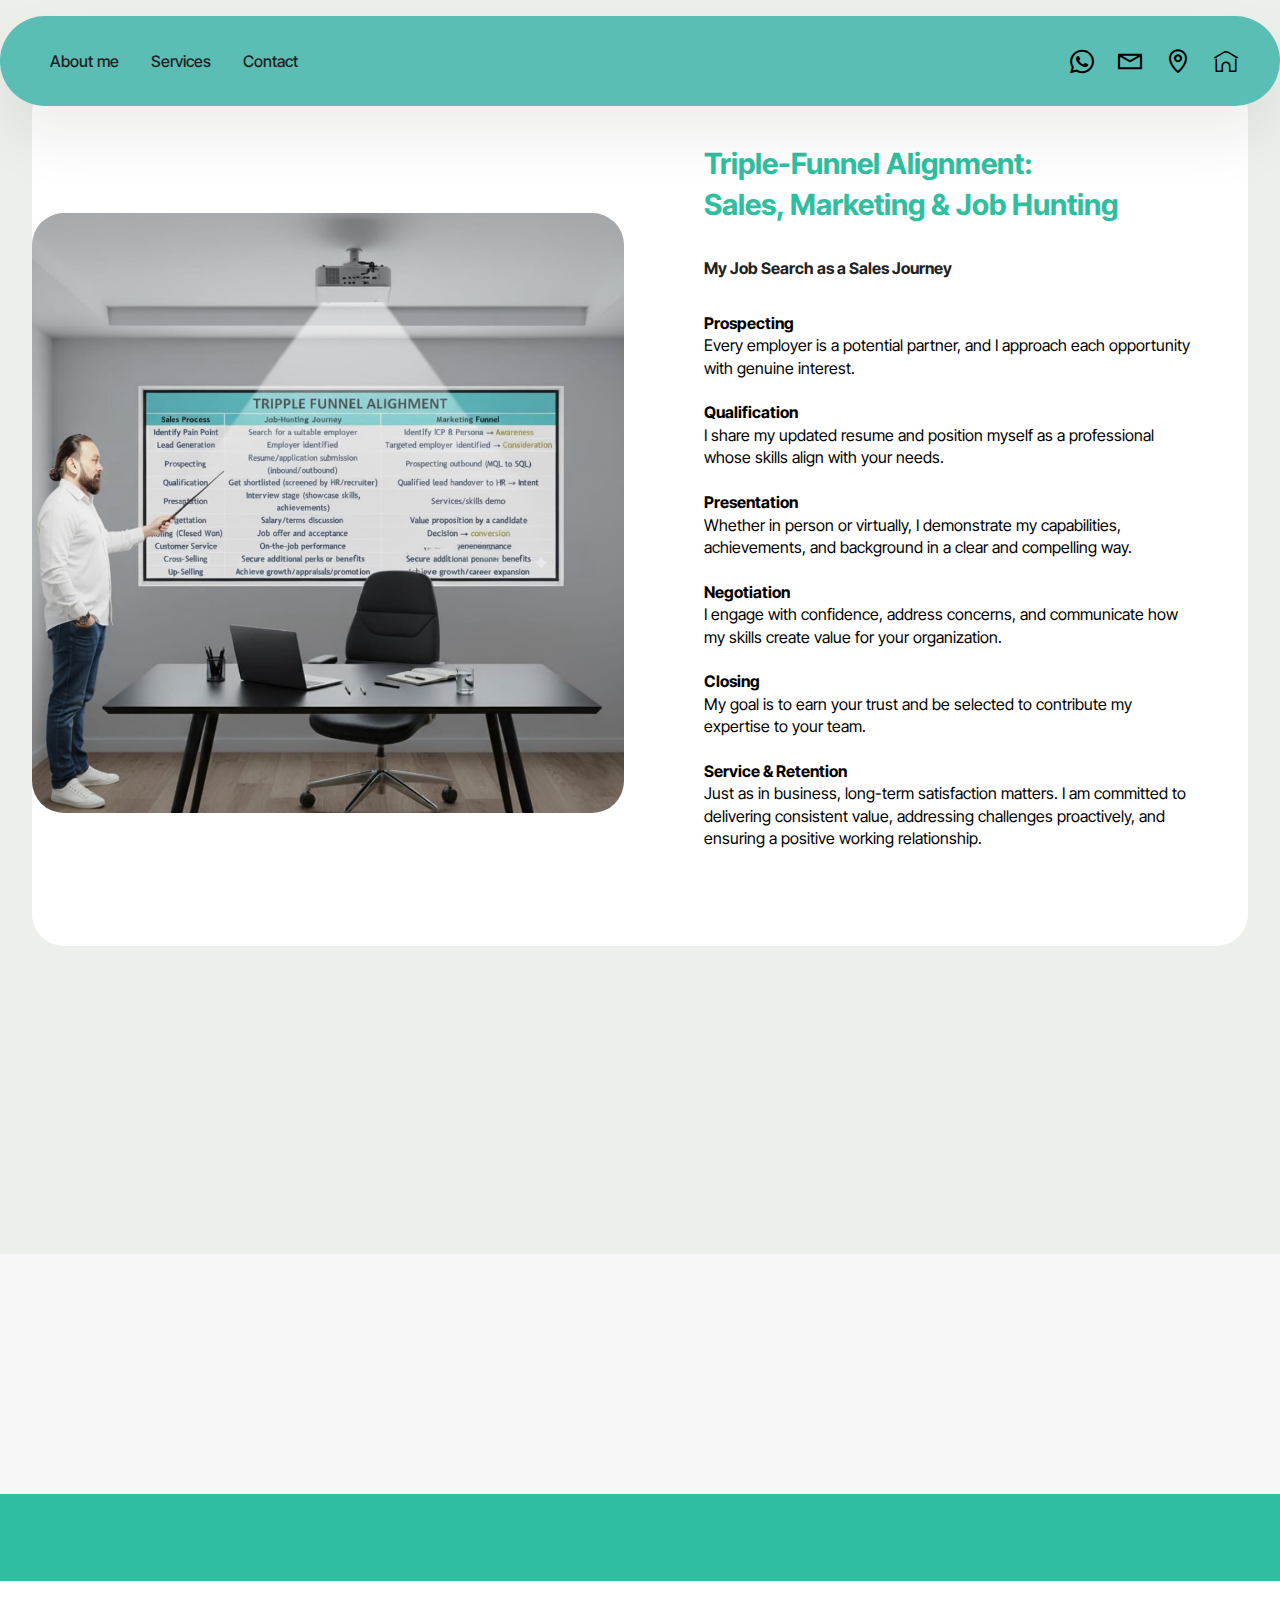
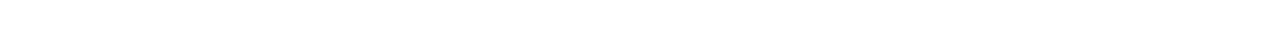
<file: page12.html>
<!DOCTYPE html>
<html  >
<head>
  <!-- Site made with Mobirise Website Builder v6.0.6, https://mobirise.com -->
  <meta charset="UTF-8">
  <meta http-equiv="X-UA-Compatible" content="IE=edge">
  <meta name="generator" content="Mobirise v6.0.6, mobirise.com">
  <meta name="viewport" content="width=device-width, initial-scale=1, minimum-scale=1">
  <link rel="shortcut icon" href="assets/images/7ff27035-eaba-47b2-a34a-133f0984ea2c-128x175-1.png" type="image/x-icon">
  <meta name="description" content="">
  
  
  <title>Funnel Alignment</title>
  <link rel="stylesheet" href="assets/web/assets/mobirise-icons2/mobirise2.css">
  <link rel="stylesheet" href="assets/web/assets/mobirise-icons-bold/mobirise-icons-bold.css">
  <link rel="stylesheet" href="assets/bootstrap/css/bootstrap.min.css">
  <link rel="stylesheet" href="assets/bootstrap/css/bootstrap-grid.min.css">
  <link rel="stylesheet" href="assets/bootstrap/css/bootstrap-reboot.min.css">
  <link rel="stylesheet" href="assets/web/assets/gdpr-plugin/gdpr-styles.css">
  <link rel="stylesheet" href="assets/animatecss/animate.css">
  <link rel="stylesheet" href="assets/dropdown/css/style.css">
  <link rel="stylesheet" href="assets/socicon/css/styles.css">
  <link rel="stylesheet" href="assets/theme/css/style.css">
  <link rel="preload" href="https://fonts.googleapis.com/css?family=Inter+Tight:100,200,300,400,500,600,700,800,900,100i,200i,300i,400i,500i,600i,700i,800i,900i&display=swap" as="style" onload="this.onload=null;this.rel='stylesheet'">
  <noscript><link rel="stylesheet" href="https://fonts.googleapis.com/css?family=Inter+Tight:100,200,300,400,500,600,700,800,900,100i,200i,300i,400i,500i,600i,700i,800i,900i&display=swap"></noscript>
  <link rel="preload" as="style" href="assets/mobirise/css/mbr-additional.css?v=jUE1g6"><link rel="stylesheet" href="assets/mobirise/css/mbr-additional.css?v=jUE1g6" type="text/css">

  
  
  
</head>
<body>
  
  <section data-bs-version="5.1" class="menu menu3 cid-uVVpWIDokt" once="menu" id="menu03-3s">
	

	<nav class="navbar navbar-dropdown navbar-expand-lg">
		<div class="container">
			<div class="navbar-brand">
				
				
			</div>
			<button class="navbar-toggler" type="button" data-toggle="collapse" data-bs-toggle="collapse" data-target="#navbarSupportedContent" data-bs-target="#navbarSupportedContent" aria-controls="navbarNavAltMarkup" aria-expanded="false" aria-label="Toggle navigation">
				<div class="hamburger">
					<span></span>
					<span></span>
					<span></span>
					<span></span>
				</div>
			</button>
			<div class="collapse navbar-collapse" id="navbarSupportedContent">
				<ul class="navbar-nav nav-dropdown nav-right navbar-nav-top-padding" data-app-modern-menu="true"><li class="nav-item">
						<a class="nav-link link text-black text-primary display-7" href="page11.html">About me</a>
					</li>
					<li class="nav-item">
						<a class="nav-link link text-black show text-primary display-7" href="index.html#people02-3f" aria-expanded="false">Services</a>
					</li>
					<li class="nav-item">
						<a class="nav-link link text-black text-primary display-7" href="index.html#contacts02-9">Contact</a>
					</li></ul>
				<div class="icons-menu">
					<a class="iconfont-wrapper" href="https://wa.me/923323799843">
						<span class="p-2 mbr-iconfont socicon-whatsapp socicon"></span>
					</a>
					<a class="iconfont-wrapper" href="mailto:adnansiddiqui1503@gmail.com">
						<span class="p-2 mbr-iconfont mobi-mbri-letter mobi-mbri"></span>
					</a>
					<a class="iconfont-wrapper" href="index.html#contacts02-9">
						<span class="p-2 mbr-iconfont mobi-mbri-map-pin mobi-mbri"></span>
					</a>
					<a class="iconfont-wrapper" href="index.html">
						<span class="p-2 mbr-iconfont mbrib-home" style=""></span>
					</a>
				</div>
				
			</div>
		</div>
	</nav>
</section>

<section data-bs-version="5.1" class="features025 cid-uX92FQYddg" id="features025-4y">
  

  
  

  <div class="container">
    <div class="row justify-content-center align-items-center">
      <div class="col-12">
        <div class="card-wrapper">
          <div class="row">
            <div class="col-12 col-md-12 col-lg-6 image-wrapper">
              <img class="w-100" src="assets/images/ffe24a04-3d5d-4ae3-99b3-88500455c6f6-1080x1080.jpg" alt="Mobirise Website Builder">
            </div>
            <div class="col-12 col-lg col-md-12">
              <div class="text-wrapper align-left">
                <h5 class="mbr-section-title mbr-fonts-style mb-4 display-5"><strong>Triple-Funnel Alignment:
</strong><div><strong>Sales, Marketing &amp; Job Hunting</strong></div></h5>
                <p class="price mbr-fonts-style mb-4 display-7"><strong>
                  My Job Search as a Sales Journey</strong><br>
                </p>
                <p class="mbr-text mbr-fonts-style mb-4 display-7"><strong>Prospecting
</strong><br>Every employer is a potential partner, and I approach each opportunity with genuine interest.
<br>
<br><strong>Qualification
</strong><br>I share my updated resume and position myself as a professional whose skills align with your needs.
<br>
<strong><br>Presentation
</strong><br>Whether in person or virtually, I demonstrate my capabilities, achievements, and background in a clear and compelling way.
<br>
<br><strong>Negotiation
</strong><br>I engage with confidence, address concerns, and communicate how my skills create value for your organization.
<br>
<br><strong>Closing
</strong><br>My goal is to earn your trust and be selected to contribute my expertise to your team.
<br>
<strong><br>Service &amp; Retention
</strong><br>Just as in business, long-term satisfaction matters. I am committed to delivering consistent value, addressing challenges proactively, and ensuring a positive working relationship.<br>
                </p>
                
              </div>
            </div>
          </div>
        </div>
      </div>
    </div>
  </div>
</section>

<section data-bs-version="5.1" class="article12 cid-uX96cTR4xa" id="article12-50">    
    
    <div class="container">
        <div class="row justify-content-center">
            <div class="col-md-12 col-lg-12">
                <h3 class="mbr-section-title mbr-fonts-style mb-4 mt-0 display-2">
                <strong>The Summary</strong></h3>
                
                <p class="mbr-text mbr-fonts-style display-7">Marketing Funnel generates awareness and consideration.
<br>Sales Funnel drives the conversion process.
<br>Job Hunting mirrors both: you market yourself (branding, resume, networking) and then sell yourself (interviews, negotiations, performance).<br><br>This funnel framework demonstrates how sales, marketing, and job-hunting journeys follow the same stages, from identifying opportunities and generating leads to closing deals and driving growth. By aligning these three perspectives one can better understand how to market themselves, convert opportunities, and sustain long-term success.<br><br></p>
            </div>
        </div>
    </div>
</section>

<section data-bs-version="5.1" class="social4 cid-uWnnIzdbK9" id="social04-45">
    
    
    

    <div class="container">
        <div class="media-container-row">
            <div class="col-12">
                <h3 class="mbr-section-title align-center mb-5 mbr-fonts-style display-2">
                    <strong>Follow me</strong></h3>
                <div class="social-list align-center">
                    
                    
                    
                    
                    
                    <a class="iconfont-wrapper bg-linkedin m-2" href="https://www.linkedin.com/in/muhammad-adnan-siddiqui-32600738/" target="_blank">
                        <span class="socicon-linkedin socicon" style=""></span>
                    </a>
                    
                    
                    
                    
                    
                </div>
            </div>
        </div>
    </div>
</section>

<section data-bs-version="5.1" class="footer4 cid-uVIXPtX486" once="footers" id="footer04-3u">

    

    

    <div class="container">
        <div class="media-container-row align-center mbr-white">
            <div class="col-12">
                <p class="mbr-text mb-0 mbr-fonts-style display-7"><strong>
                    © Copyright 2025 MAS - All Rights Reserved
                </strong></p>
            </div>
        </div>
    </div>
</section><section class="display-7" style="padding: 0;align-items: center;justify-content: center;flex-wrap: wrap;    align-content: center;display: flex;position: relative;height: 4rem;"><a href="https://mobiri.se/4175729" style="flex: 1 1;height: 4rem;position: absolute;width: 100%;z-index: 1;"><img alt="" style="height: 4rem;" src="[data-uri]"></a><p style="margin: 0;text-align: center;" class="display-7">&#8204;</p><a style="z-index:1" href="https://mobirise.com">Mobirise.com </a></section><script src="assets/bootstrap/js/bootstrap.bundle.min.js"></script>  <script src="assets/smoothscroll/smooth-scroll.js"></script>  <script src="assets/ytplayer/index.js"></script>  <script src="assets/dropdown/js/navbar-dropdown.js"></script>  <script src="assets/theme/js/script.js"></script>  
  
  
 <div id="scrollToTop" class="scrollToTop mbr-arrow-up"><a style="text-align: center;"><i class="mbr-arrow-up-icon mbr-arrow-up-icon-cm cm-icon cm-icon-smallarrow-up"></i></a></div>
    <input name="animation" type="hidden">
  </body>
</html>
</file>
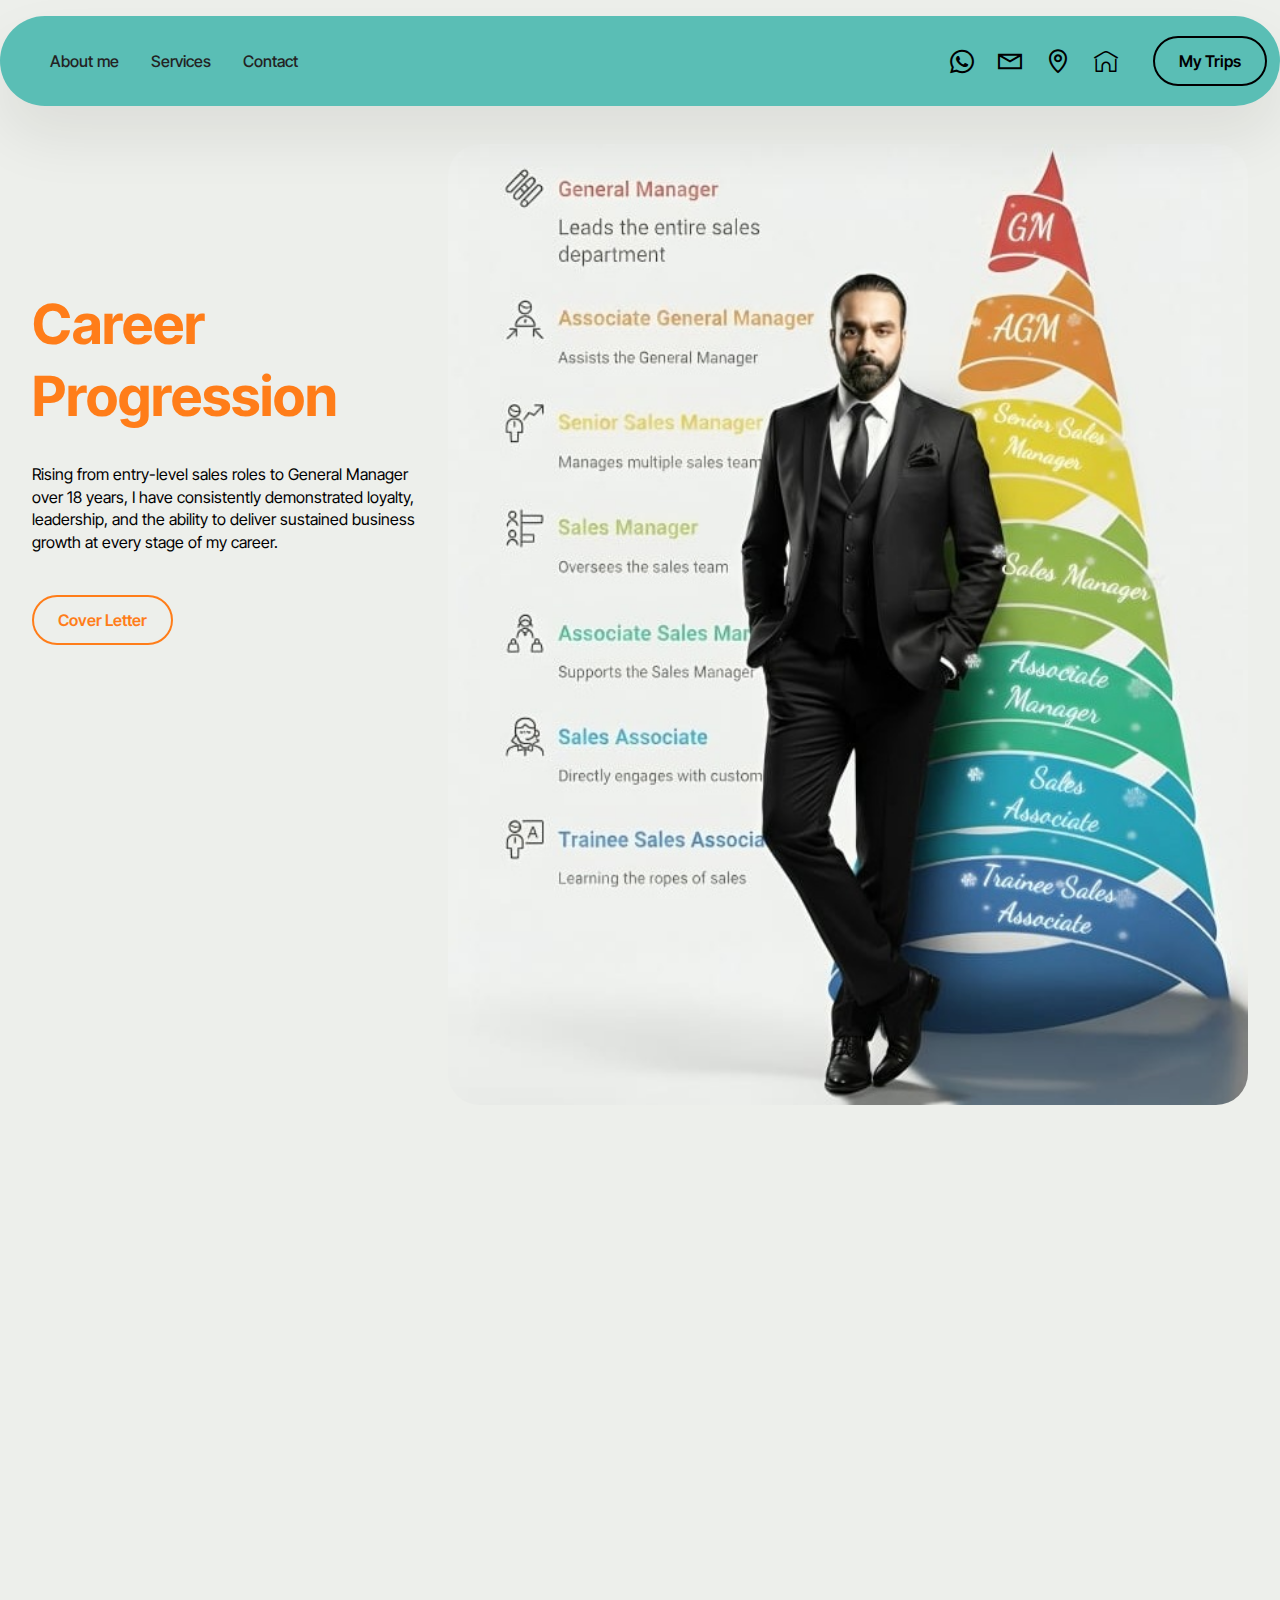
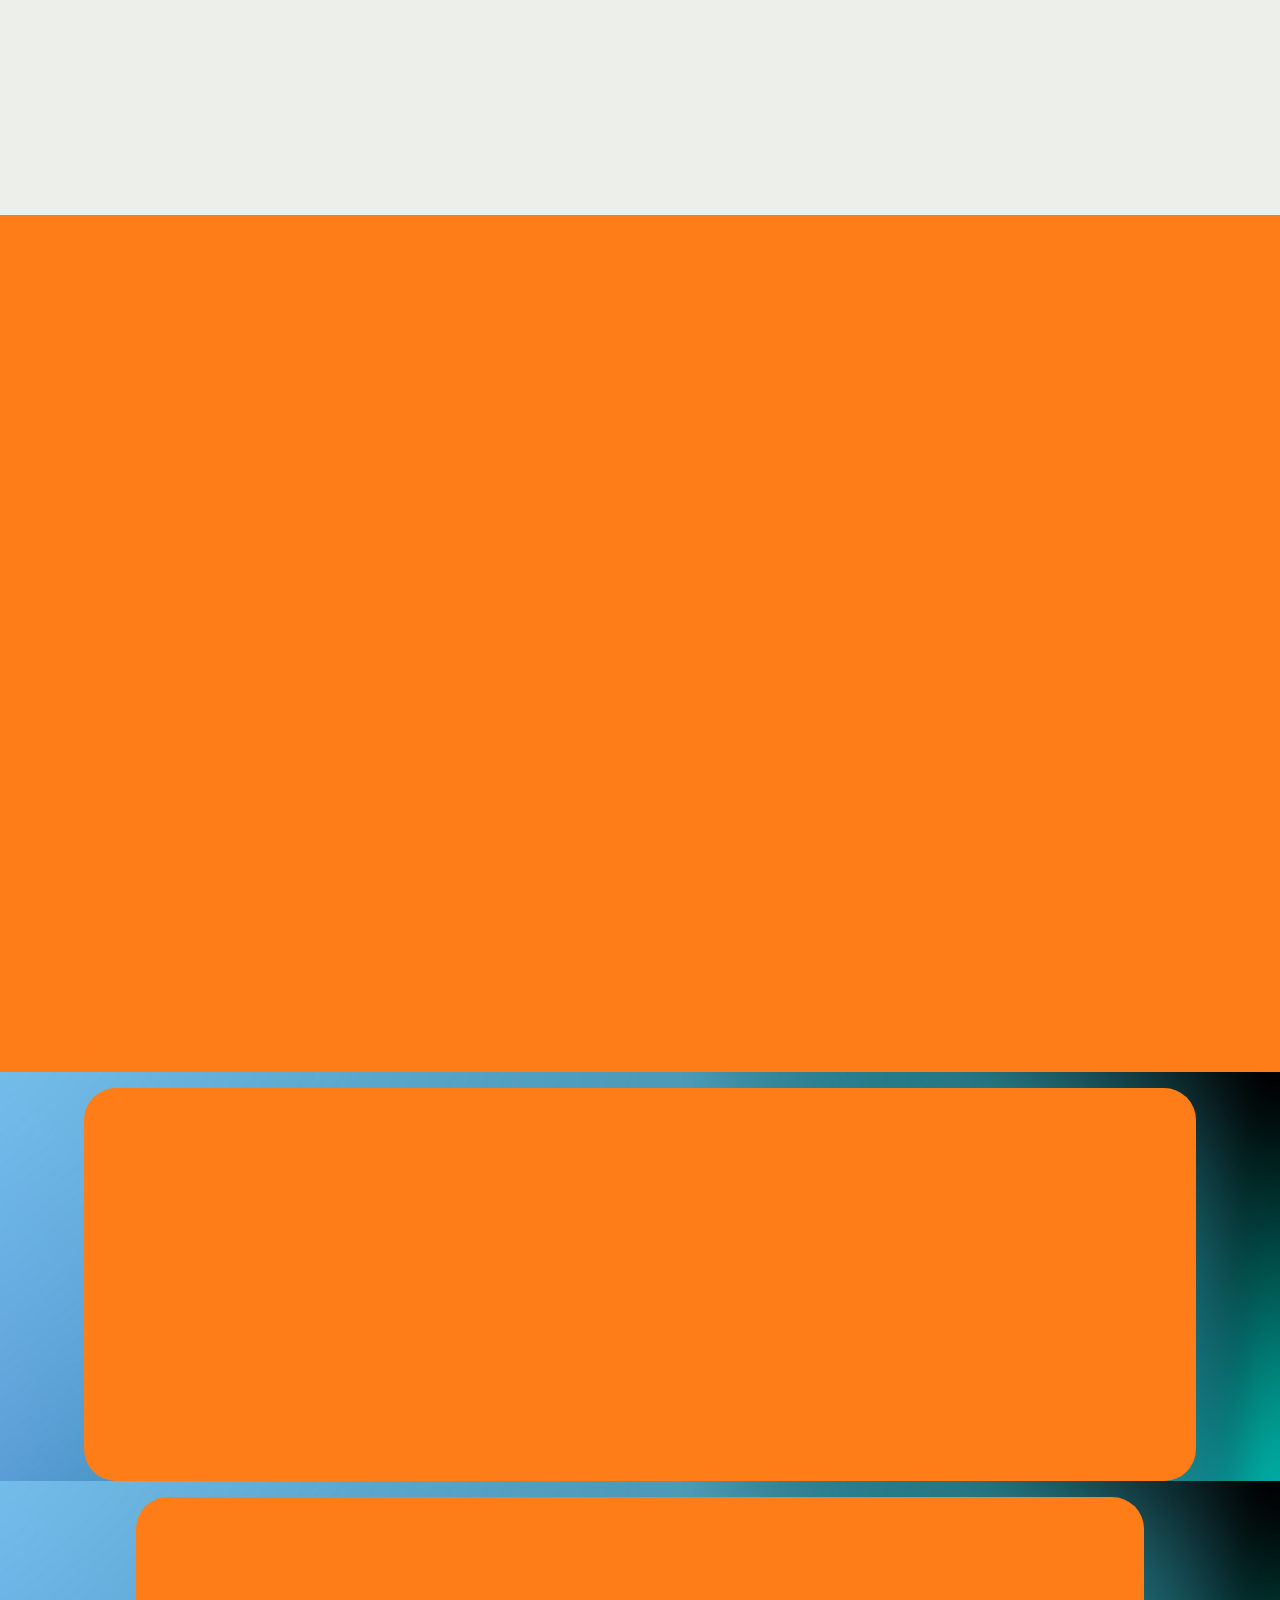
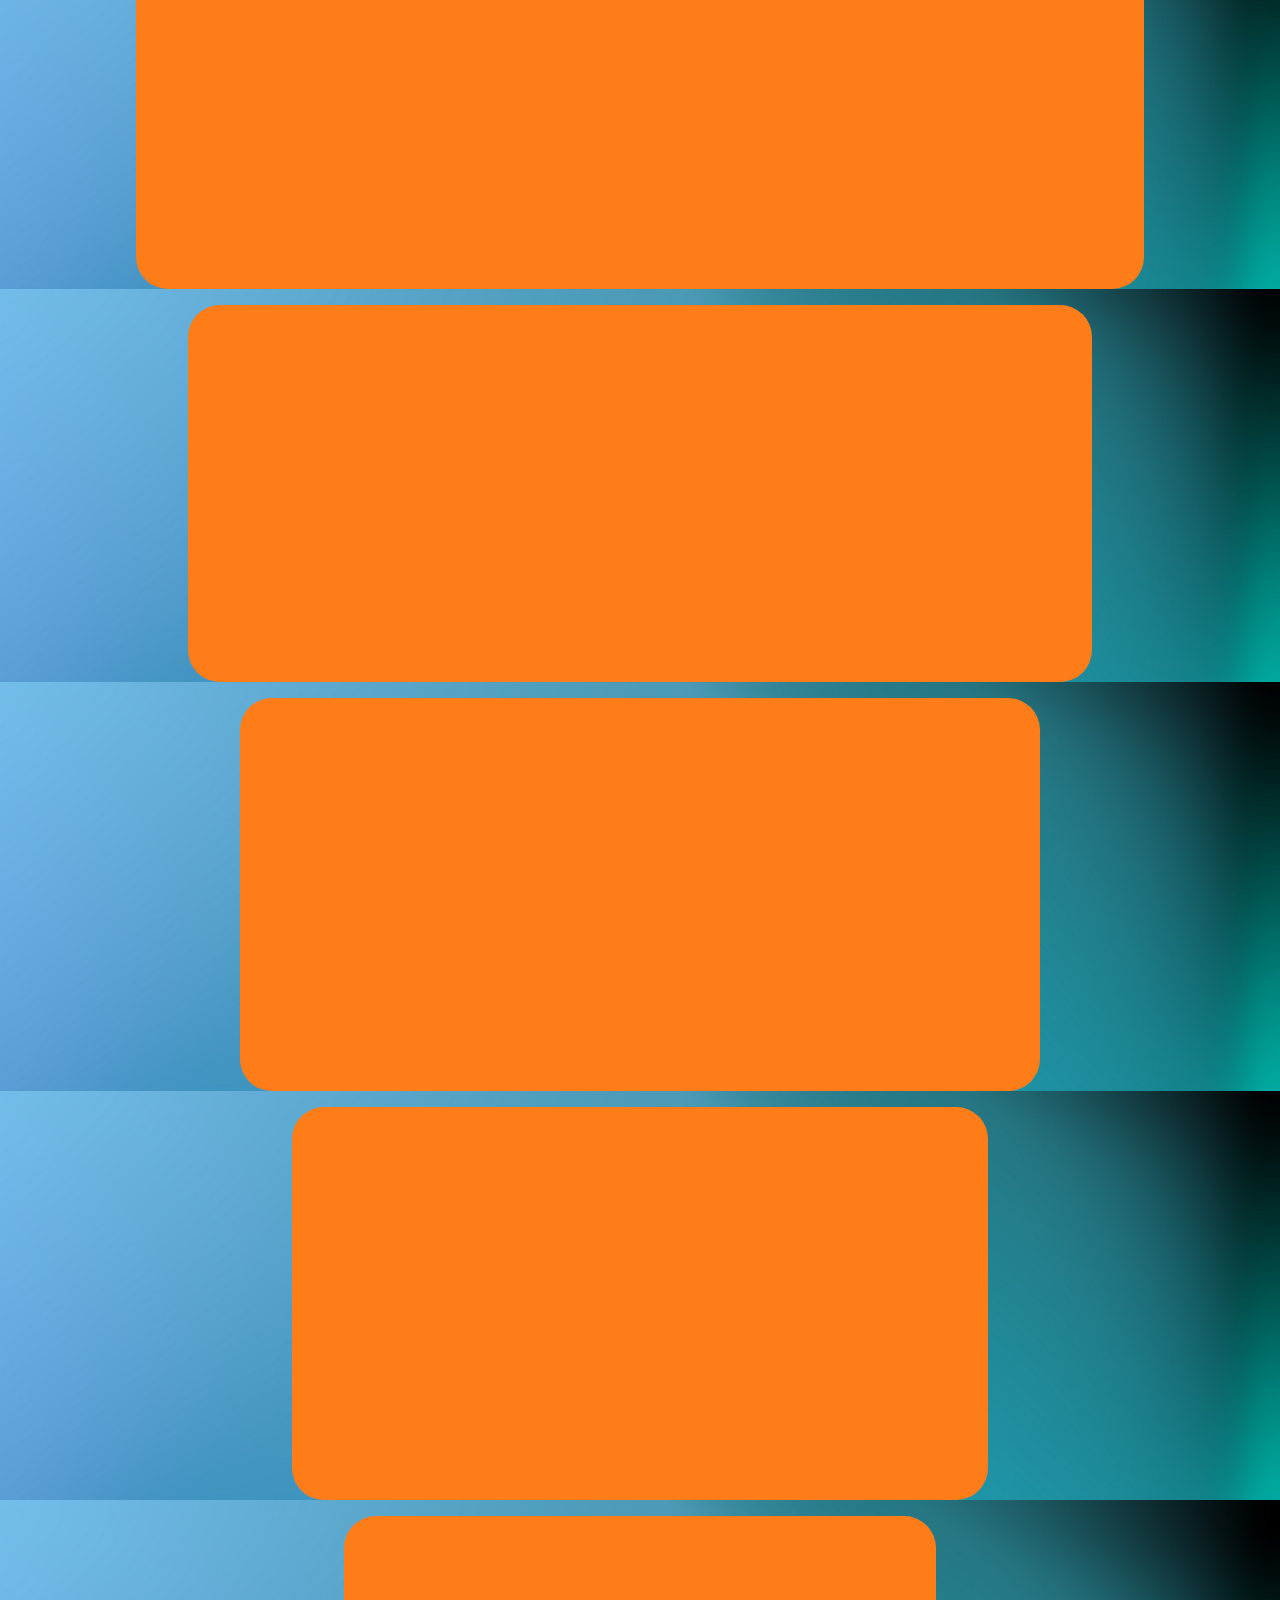
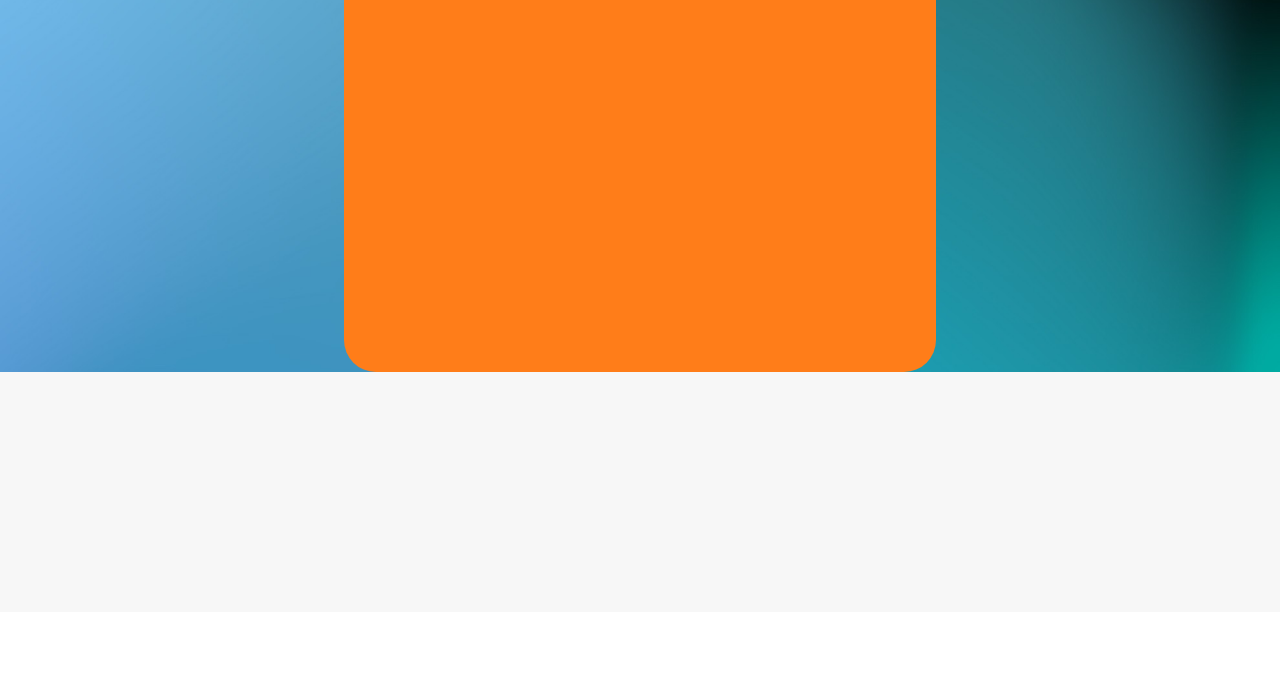
<file: page13.html>
<!DOCTYPE html>
<html  >
<head>
  <!-- Site made with Mobirise Website Builder v6.0.6, https://mobirise.com -->
  <meta charset="UTF-8">
  <meta http-equiv="X-UA-Compatible" content="IE=edge">
  <meta name="generator" content="Mobirise v6.0.6, mobirise.com">
  <meta name="viewport" content="width=device-width, initial-scale=1, minimum-scale=1">
  <link rel="shortcut icon" href="assets/images/7ff27035-eaba-47b2-a34a-133f0984ea2c-128x175-1.png" type="image/x-icon">
  <meta name="description" content="">
  
  
  <title>Work Experience</title>
  <link rel="stylesheet" href="assets/web/assets/mobirise-icons2/mobirise2.css">
  <link rel="stylesheet" href="assets/web/assets/mobirise-icons-bold/mobirise-icons-bold.css">
  <link rel="stylesheet" href="assets/bootstrap/css/bootstrap.min.css">
  <link rel="stylesheet" href="assets/bootstrap/css/bootstrap-grid.min.css">
  <link rel="stylesheet" href="assets/bootstrap/css/bootstrap-reboot.min.css">
  <link rel="stylesheet" href="assets/web/assets/gdpr-plugin/gdpr-styles.css">
  <link rel="stylesheet" href="assets/animatecss/animate.css">
  <link rel="stylesheet" href="assets/dropdown/css/style.css">
  <link rel="stylesheet" href="assets/socicon/css/styles.css">
  <link rel="stylesheet" href="assets/theme/css/style.css">
  <link rel="preload" href="https://fonts.googleapis.com/css?family=Inter+Tight:100,200,300,400,500,600,700,800,900,100i,200i,300i,400i,500i,600i,700i,800i,900i&display=swap" as="style" onload="this.onload=null;this.rel='stylesheet'">
  <noscript><link rel="stylesheet" href="https://fonts.googleapis.com/css?family=Inter+Tight:100,200,300,400,500,600,700,800,900,100i,200i,300i,400i,500i,600i,700i,800i,900i&display=swap"></noscript>
  <link rel="preload" as="style" href="assets/mobirise/css/mbr-additional.css?v=nOQoJ3"><link rel="stylesheet" href="assets/mobirise/css/mbr-additional.css?v=nOQoJ3" type="text/css">

  
  
  
</head>
<body>
  
  <section data-bs-version="5.1" class="menu menu3 cid-uVVpWIDokt" once="menu" id="menu03-3g">
	

	<nav class="navbar navbar-dropdown navbar-expand-lg">
		<div class="container">
			<div class="navbar-brand">
				
				
			</div>
			<button class="navbar-toggler" type="button" data-toggle="collapse" data-bs-toggle="collapse" data-target="#navbarSupportedContent" data-bs-target="#navbarSupportedContent" aria-controls="navbarNavAltMarkup" aria-expanded="false" aria-label="Toggle navigation">
				<div class="hamburger">
					<span></span>
					<span></span>
					<span></span>
					<span></span>
				</div>
			</button>
			<div class="collapse navbar-collapse" id="navbarSupportedContent">
				<ul class="navbar-nav nav-dropdown navbar-nav-top-padding" data-app-modern-menu="true"><li class="nav-item">
						<a class="nav-link link text-black text-primary display-7" href="page3.html">About me</a>
					</li>
					<li class="nav-item">
						<a class="nav-link link text-black show text-primary display-7" href="index.html#people02-3f" aria-expanded="false">Services</a>
					</li>
					<li class="nav-item">
						<a class="nav-link link text-black text-primary display-7" href="index.html#contacts02-9">Contact</a>
					</li></ul>
				<div class="icons-menu">
					<a class="iconfont-wrapper" href="https://wa.me/923323799843">
						<span class="p-2 mbr-iconfont socicon-whatsapp socicon"></span>
					</a>
					<a class="iconfont-wrapper" href="mailto:adnansiddiqui1503@gmail.com">
						<span class="p-2 mbr-iconfont mobi-mbri-letter mobi-mbri"></span>
					</a>
					<a class="iconfont-wrapper" href="index.html#contacts02-9">
						<span class="p-2 mbr-iconfont mobi-mbri-map-pin mobi-mbri"></span>
					</a>
					<a class="iconfont-wrapper" href="index.html">
						<span class="p-2 mbr-iconfont mbrib-home" style=""></span>
					</a>
				</div>
				<div class="navbar-buttons mbr-section-btn"><a class="btn btn-secondary-outline display-7" href="page1.html">My Trips</a></div>
			</div>
		</div>
	</nav>
</section>

<section data-bs-version="5.1" class="image08 cid-uX8ivBZIJb" id="image08-4r">
  
  
  
  <div class="container-fluid">
    <div class="row justify-content-center">
      <div class="col-lg-4">
        <div class="col-12 col-md-12">
          <h5 class="mbr-section-title mbr-fonts-style mt-0 mb-4 display-2"><strong><br></strong><br><strong>Career Progression</strong></h5>
          <h6 class="mbr-section-subtitle mbr-fonts-style mt-0 mb-4 display-7">Rising from entry-level sales roles to General Manager over 18 years, I have consistently demonstrated loyalty, leadership, and the ability to deliver sustained business growth at every stage of my career.</h6>
          <div class="mbr-section-btn item-footer mt-3 main-button"><a href="page10.html" class="btn item-btn btn-info-outline display-7" target="_blank">Cover Letter</a></div>
        </div>
      </div>
      <div class="col-lg-8 side-features">
        <div class="image-wrapper mb-4">
          <img class="w-100" src="assets/images/polish-20251006-231035842-612x918.jpeg" alt="Mobirise Website Builder">
        </div>
      </div>
    </div>
  </div>
</section>

<section data-bs-version="5.1" class="numbers01 cid-uVUfcFdNTI" id="numbers01-35">
	
	
	<div class="container-fluid">
		<div class="row justify-content-center">
			<div class="col-12 content-head">
				
			</div>
		</div>
		<div class="row">
			<div class="item features-without-image col-12 col-md-6 col-lg-3 active">
				<div class="item-wrapper">
					<div class="item-content">
						<h5 class="mbr-card-title mbr-fonts-style mt-0 mb-3 mbr-number display-7">
							<strong>General Manager Sales</strong></h5>
						<h4 class="card-title mbr-fonts-style display-7">
							<strong>From</strong></h4>
						<p class="card-text mbr-fonts-style mt-0 mb-3 display-7">31st December 2025 - *<strong>Present*&nbsp;</strong></p>
						<div class="mbr-section-btn item-footer"><a href="page1.html#header14-1m" class="btn item-btn btn-primary display-7">Job Descriptions</a></div>
					</div>

				</div>
			</div>
			<div class="item features-without-image col-12 col-md-6 col-lg-3">
				<div class="item-wrapper">
					<div class="item-content">
						<h5 class="mbr-card-title mbr-fonts-style mt-0 mb-3 mbr-number display-7">
							<strong>Associate General Manager Sales</strong></h5>
						<h4 class="card-title mbr-fonts-style display-7">
							<strong>From&nbsp;</strong></h4>
						<p class="card-text mbr-fonts-style mt-0 mb-3 display-7">17th December 2024 till 30th December 2024&nbsp;</p>
						<div class="mbr-section-btn item-footer"><a href="page1.html#header14-1n" class="btn item-btn btn-primary display-7">Job Descriptions</a></div>
					</div>

				</div>
			</div>
			<div class="item features-without-image col-12 col-md-6 col-lg-3">
				<div class="item-wrapper">
					<div class="item-content">
						<h5 class="mbr-card-title mbr-fonts-style mt-0 mb-3 mbr-number display-7">
							<strong>Senior Sales Manger</strong></h5>
						<h4 class="card-title mbr-fonts-style display-7">
							<strong>From</strong></h4>
						<p class="card-text mbr-fonts-style mt-0 mb-3 display-7">6th December 2019 till 16th December 2024&nbsp;</p>
						<div class="mbr-section-btn item-footer"><a href="page1.html#header14-1o" class="btn item-btn btn-primary display-7">Job Descriptions</a></div>
					</div>
				</div>
			</div><div class="item features-without-image col-12 col-md-6 col-lg-3">
				<div class="item-wrapper">
					<div class="item-content">
						<h5 class="mbr-card-title mbr-fonts-style mt-0 mb-3 mbr-number display-7"><strong>Sales Manager</strong></h5>
						<h4 class="card-title mbr-fonts-style display-7">
							<strong>From</strong></h4>
						<p class="card-text mbr-fonts-style mt-0 mb-3 display-7">16th June 2017 till 15th December 2024 </p>
						<div class="mbr-section-btn item-footer"><a href="page1.html#header14-1p" class="btn item-btn btn-primary display-7">Job Descriptions</a></div>
					</div>
				</div>
			</div>
		</div>
	</div>
</section>

<section data-bs-version="5.1" class="numbers01 cid-uVUgj6lKNu" id="numbers01-36">
	
	
	<div class="container">
		<div class="row justify-content-center">
			<div class="col-12 content-head">
				
			</div>
		</div>
		<div class="row">
			
			<div class="item features-without-image col-12 col-md-6 col-lg-4 active">
				<div class="item-wrapper">
					<div class="item-content">
						<h5 class="mbr-card-title mbr-fonts-style mt-0 mb-3 mbr-number display-7">
							<strong>Associate sales Manager&nbsp;</strong></h5>
						<h4 class="card-title mbr-fonts-style display-7">
							<strong>From</strong></h4>
						<p class="card-text mbr-fonts-style mt-0 mb-3 display-7">30th August 2013 till 15th June 2017</p>
						<div class="mbr-section-btn item-footer"><a href="page1.html#header14-1q" class="btn item-btn btn-primary display-7">Job Descriptions</a></div>
					</div>

				</div>
			</div>
			<div class="item features-without-image col-12 col-md-6 col-lg-4">
				<div class="item-wrapper">
					<div class="item-content">
						<h5 class="mbr-card-title mbr-fonts-style mt-0 mb-3 mbr-number display-7"><strong>Sales Associate</strong></h5>
						<h4 class="card-title mbr-fonts-style display-7">
							<strong>From</strong></h4>
						<p class="card-text mbr-fonts-style mt-0 mb-3 display-7">14th April 2008 till 29th August 2013</p>
						<div class="mbr-section-btn item-footer"><a href="page1.html#header14-1r" class="btn item-btn btn-primary display-7">Job Descriptions</a></div>
					</div>
				</div>
			</div><div class="item features-without-image col-12 col-md-6 col-lg-4">
				<div class="item-wrapper">
					<div class="item-content">
						<h5 class="mbr-card-title mbr-fonts-style mt-0 mb-3 mbr-number display-7"><strong>Trainee Sales Associate</strong></h5>
						<h4 class="card-title mbr-fonts-style display-7">
							<strong>From</strong></h4>
						<p class="card-text mbr-fonts-style mt-0 mb-3 display-7">08th June 2007 till 13th April 2008</p>
						<div class="mbr-section-btn item-footer"><a href="page1.html#header14-1s" class="btn item-btn btn-primary display-7">Job Descriptions</a></div>
					</div>

				</div>
			</div>
		</div>
	</div>
</section>

<section data-bs-version="5.1" class="header14 cid-uVb8DtCsDL" id="header14-1m">
	

	
	
	<div class="container-fluid">
		<div class="row justify-content-center">
			<div class="card col-12 col-md-12 col-lg-11">
				<div class="card-wrapper">
					<div class="card-box align-center">
						<h1 class="card-title mbr-fonts-style mb-4 display-5">
							<strong>General Manager Sales</strong></h1>
						<p></p><p>Lead end-to-end sales cycle management including prospecting, pipeline management, lead generation (MQL), qualification (SQL), opportunity tracking, negotiation, and deal closure.<br>
<br>Drive revenue forecasting, strategic planning, and business growth strategy to consistently achieve and exceed sales targets.<br>
<br>Develop and implement the B2B sales funnel, ensuring alignment between marketing and sales for efficient customer acquisition and conversion optimization.<br>
<br>Build and maintain high-value relationships with corporate clients, stakeholders, and media agencies to strengthen account retention and expand market share.<br>
<br>Collaborate cross-functionally with finance, risk management, marketing, and product development to create business cases, assess ROI, and optimize sales enablement tools.<br>
<br>Provide strategic leadership in pricing, contract negotiation, objection handling, and partnership development to maximize profitability and market penetration.<br>
<br>Deliver actionable insights through market analysis, competitive intelligence, and customer segmentation to guide business development strategies.<br>
<br>Oversee sales team leadership, including training, coaching, and performance management, fostering a high-performance culture with accountability.<br>
<br>Implement stakeholder engagement strategies, ensuring alignment of business objectives across operations, transmission scheduling, and broadcast teams.<br>
<br>Execute cross-functional collaboration initiatives to improve process efficiency, reduce operational bottlenecks, and enhance client experience.<br>
<br>Develop sales dashboards, reporting metrics, and performance tracking systems to monitor KPIs and improve decision-making.<br>
<br>Negotiate long-term contracts with corporate media agencies and direct advertisers, ensuring sustained revenue streams across product lines.<br>
<br>Identify new business development opportunities, partnerships, and emerging markets through industry networking and professional associations.<br>
<br>Carry out supervisory responsibilities in accordance with the organizational policies and applicable laws, including interviews, hiring, employee training &amp; discipline, including termination, addressing grievances and resolving issues.
<br>
<br></p><p></p><p></p>
						
					</div>
				</div>
			</div>
		</div>
	</div>
</section>

<section data-bs-version="5.1" class="header14 cid-uVb9KgtxVX" id="header14-1n">
	

	
	
	<div class="container-fluid">
		<div class="row justify-content-center">
			<div class="card col-12 col-md-12 col-lg-11">
				<div class="card-wrapper">
					<div class="card-box align-center">
						<h1 class="card-title mbr-fonts-style mb-4 display-5">
							<strong>Associate General Manager Sales</strong></h1>
						<p>Managed territory sales operations with focus on pipeline control and revenue forecasting.
<br>
<br>Supervised sales teams, improving productivity through KPI-driven coaching.
<br>    
<br>Implemented customer acquisition strategies aligned with marketing funnel (MQL to SQL).
<br>
<br>Secured partnerships and identified new market opportunities to drive revenue growth.
<br>
<br>Enhanced pricing models and product strategies through data-driven analysis.&nbsp;</p><p><br></p><p></p><p></p>
						
					</div>
				</div>
			</div>
		</div>
	</div>
</section>

<section data-bs-version="5.1" class="header14 cid-uVba1HSKPd" id="header14-1o">
	

	
	
	<div class="container-fluid">
		<div class="row justify-content-center">
			<div class="card col-12 col-md-12 col-lg-10">
				<div class="card-wrapper">
					<div class="card-box align-center">
						<h1 class="card-title mbr-fonts-style mb-4 display-5">
							<strong>Senior Sales Manager</strong></h1>
						<p>Directed territory sales and revenue forecasting for corporate clients and media agencies.
<br>
<br>Prepared strategic proposals and closed high-value contracts with agencies and advertisers.
<br>
<br>Conducted competitor analysis and market segmentation to expand partnerships.
<br>
<br>Delivered consistent revenue growth through account retention and upselling strategies.
<br>
<br>Supervised and mentored sales teams, ensuring target achievement.&nbsp;</p><p><br></p><p></p><p></p>
						
					</div>
				</div>
			</div>
		</div>
	</div>
</section>

<section data-bs-version="5.1" class="header14 cid-uWXSvRHx8T" id="header14-4o">
	

	
	
	<div class="container-fluid">
		<div class="row justify-content-center">
			<div class="card col-12 col-md-12 col-lg-9">
				<div class="card-wrapper">
					<div class="card-box align-center">
						<h1 class="card-title mbr-fonts-style mb-4 display-5"><strong>Sales Manager</strong></h1>
						<p>Executed full sales process including prospecting, negotiations, and deal closures.
<br>
<br>Expanded client base through targeted customer acquisition campaigns.
<br>
<br>Developed customized proposals and sales strategies aligned with client needs.
<br>
<br>Surpassed quotas through territory development and pipeline management.
<br>
<br>Collaborated with marketing to launch integrated campaigns. 
<br>
<br></p><p></p><p></p><p></p>
						
					</div>
				</div>
			</div>
		</div>
	</div>
</section>

<section data-bs-version="5.1" class="header14 cid-uVberBOq7A" id="header14-1q">
	

	
	
	<div class="container-fluid">
		<div class="row justify-content-center">
			<div class="card col-12 col-md-12 col-lg-8">
				<div class="card-wrapper">
					<div class="card-box align-center">
						<h1 class="card-title mbr-fonts-style mb-4 display-5"><strong>Associate Sales Manager</strong></h1>
						<p>Converted leads into long-term clients through structured sales funnel management.
<br>
<br>Conducted client visits and applied consultative selling to secure business.
<br>
<br>Negotiated sales deals and managed full-cycle account services.
<br>
<br>Created sales presentations and delivered market insights to support pitches.
<br>
<br>Supported junior team members in improving conversion rates.&nbsp;</p><p><br></p><p></p><p></p>
						
					</div>
				</div>
			</div>
		</div>
	</div>
</section>

<section data-bs-version="5.1" class="header14 cid-uVbeA2TvD3" id="header14-1r">
	

	
	
	<div class="container-fluid">
		<div class="row justify-content-center">
			<div class="card col-12 col-md-12 col-lg-7">
				<div class="card-wrapper">
					<div class="card-box align-center">
						<h1 class="card-title mbr-fonts-style mb-4 display-5"><strong>Sales Associate&nbsp;</strong></h1>
						<p>Prospected new clients through cold calling and lead qualification.
<br>
<br>Handled objections and closed deals to meet sales targets.
<br>
<br>Ensured client satisfaction through campaign delivery and service support.
<br>
<br>Maintained CRM records and prepared management reports.
<br>
<br>Contributed to consistent monthly and quarterly quota achievement.&nbsp;<br></p><p><br></p><p></p><p></p>
						
					</div>
				</div>
			</div>
		</div>
	</div>
</section>

<section data-bs-version="5.1" class="header14 cid-uVbeJjCPay" id="header14-1s">
	

	
	
	<div class="container-fluid">
		<div class="row justify-content-center">
			<div class="card col-12 col-md-12 col-lg-6">
				<div class="card-wrapper">
					<div class="card-box align-center">
						<h1 class="card-title mbr-fonts-style mb-4 display-5"><strong>Trainee Sales Associate&nbsp;</strong></h1>
						<p>Assisted in daily sales operations including lead nurturing and market research.
<br>
<br>Prepared sales presentations and supported senior managers in client meetings.
<br>
<br>Coordinated marketing initiatives and ensured compliance with company policies.
<br>
<br>Gained experience with CRM systems and sales funnel stages.
<br>
<br>Provided reporting and documentation support.</p><p><br>&nbsp;<br></p><p></p><p></p>
						
					</div>
				</div>
			</div>
		</div>
	</div>
</section>

<section data-bs-version="5.1" class="social4 cid-uWnoglRYgz" id="social04-4e">
    
    
    

    <div class="container">
        <div class="media-container-row">
            <div class="col-12">
                <h3 class="mbr-section-title align-center mb-5 mbr-fonts-style display-2">
                    <strong>Follow me</strong></h3>
                <div class="social-list align-center">
                    
                    
                    
                    
                    
                    <a class="iconfont-wrapper bg-linkedin m-2" href="https://www.linkedin.com/in/muhammad-adnan-siddiqui-32600738/" target="_blank">
                        <span class="socicon-linkedin socicon" style=""></span>
                    </a>
                    
                    
                    
                    
                    
                </div>
            </div>
        </div>
    </div>
</section>

<section data-bs-version="5.1" class="footer4 cid-uYzF4l9C0b" once="footers" id="footer04-73">

    

    

    <div class="container">
        <div class="media-container-row align-center mbr-white">
            <div class="col-12">
                <p class="mbr-text mb-0 mbr-fonts-style display-7"><strong>
                    © Copyright 2025 MAS - All Rights Reserved
                </strong></p>
            </div>
        </div>
    </div>
</section><section class="display-7" style="padding: 0;align-items: center;justify-content: center;flex-wrap: wrap;    align-content: center;display: flex;position: relative;height: 4rem;"><a href="https://mobiri.se/4175729" style="flex: 1 1;height: 4rem;position: absolute;width: 100%;z-index: 1;"><img alt="" style="height: 4rem;" src="[data-uri]"></a><p style="margin: 0;text-align: center;" class="display-7">&#8204;</p><a style="z-index:1" href="https://mobirise.com/drag-drop-website-builder.html">Drag and Drop Website Builder</a></section><script src="assets/bootstrap/js/bootstrap.bundle.min.js"></script>  <script src="assets/smoothscroll/smooth-scroll.js"></script>  <script src="assets/ytplayer/index.js"></script>  <script src="assets/dropdown/js/navbar-dropdown.js"></script>  <script src="assets/theme/js/script.js"></script>  
  
  
 <div id="scrollToTop" class="scrollToTop mbr-arrow-up"><a style="text-align: center;"><i class="mbr-arrow-up-icon mbr-arrow-up-icon-cm cm-icon cm-icon-smallarrow-up"></i></a></div>
    <input name="animation" type="hidden">
  </body>
</html>
</file>
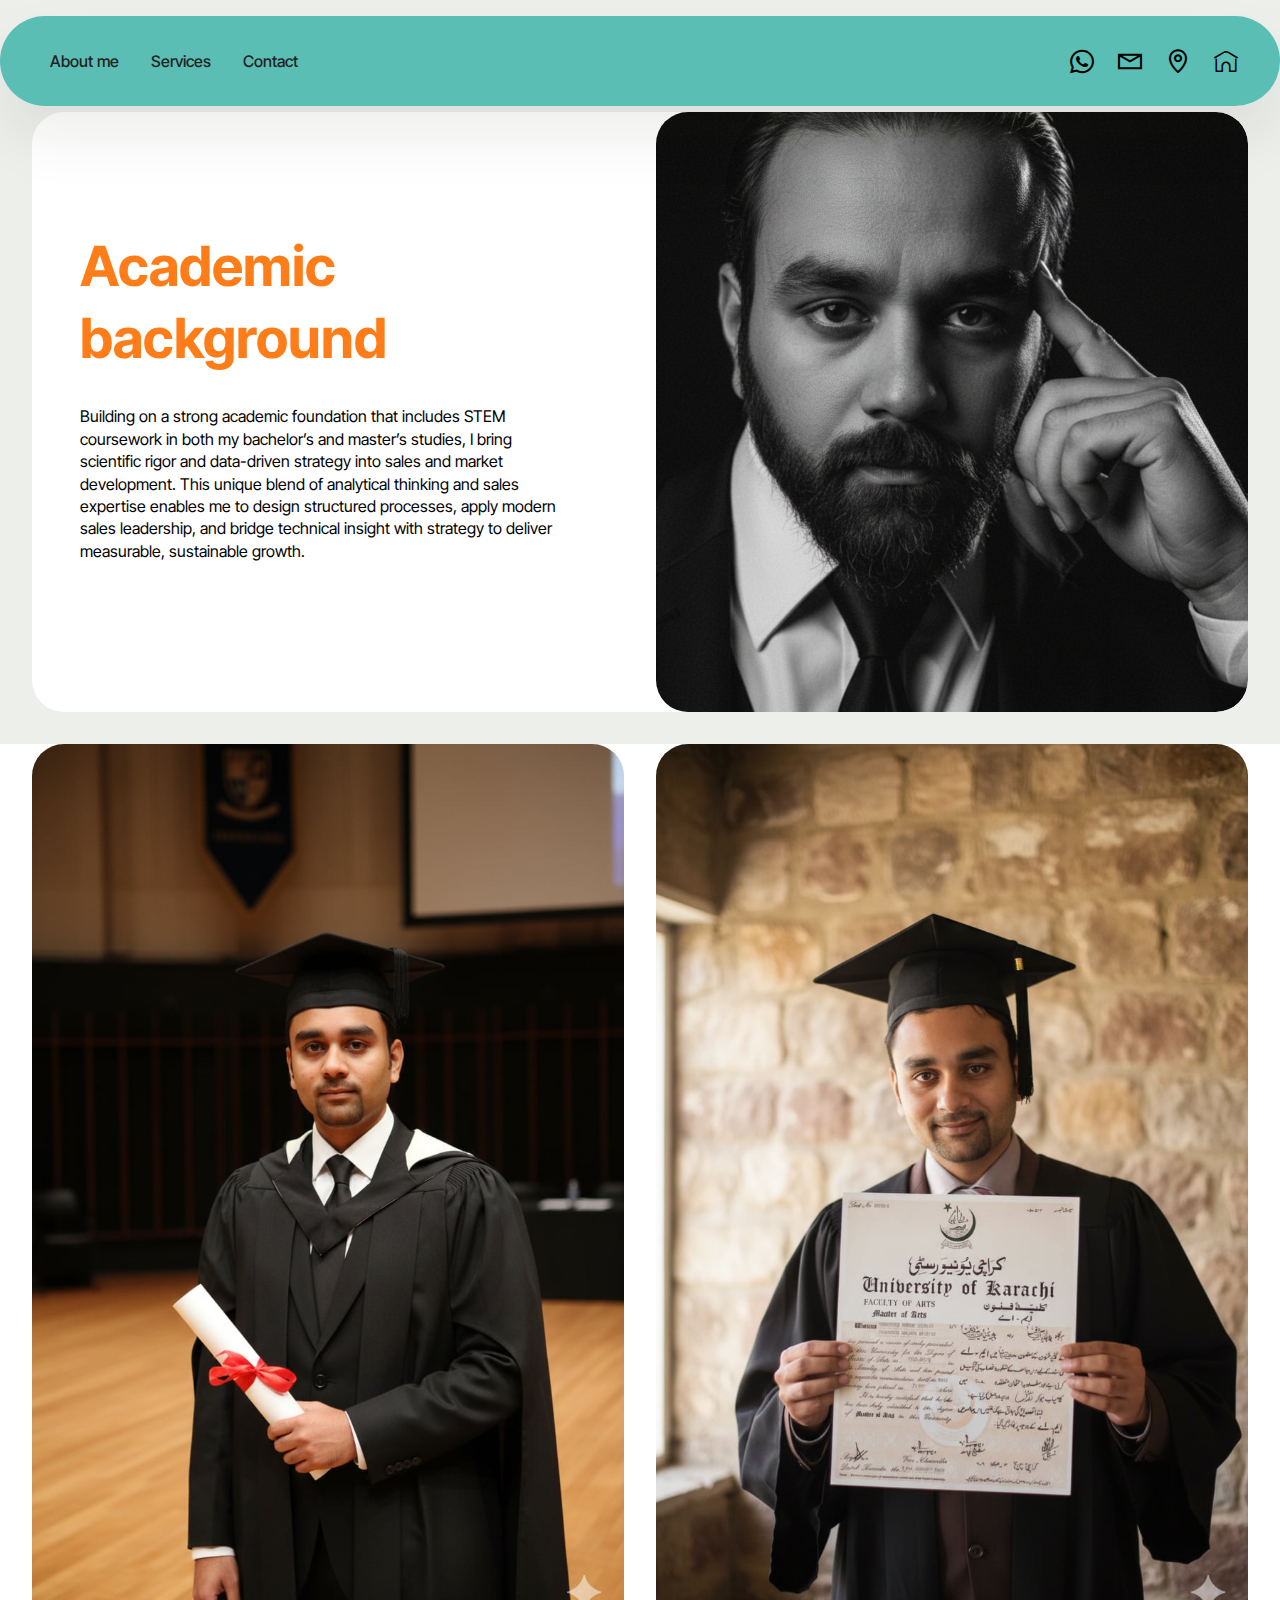
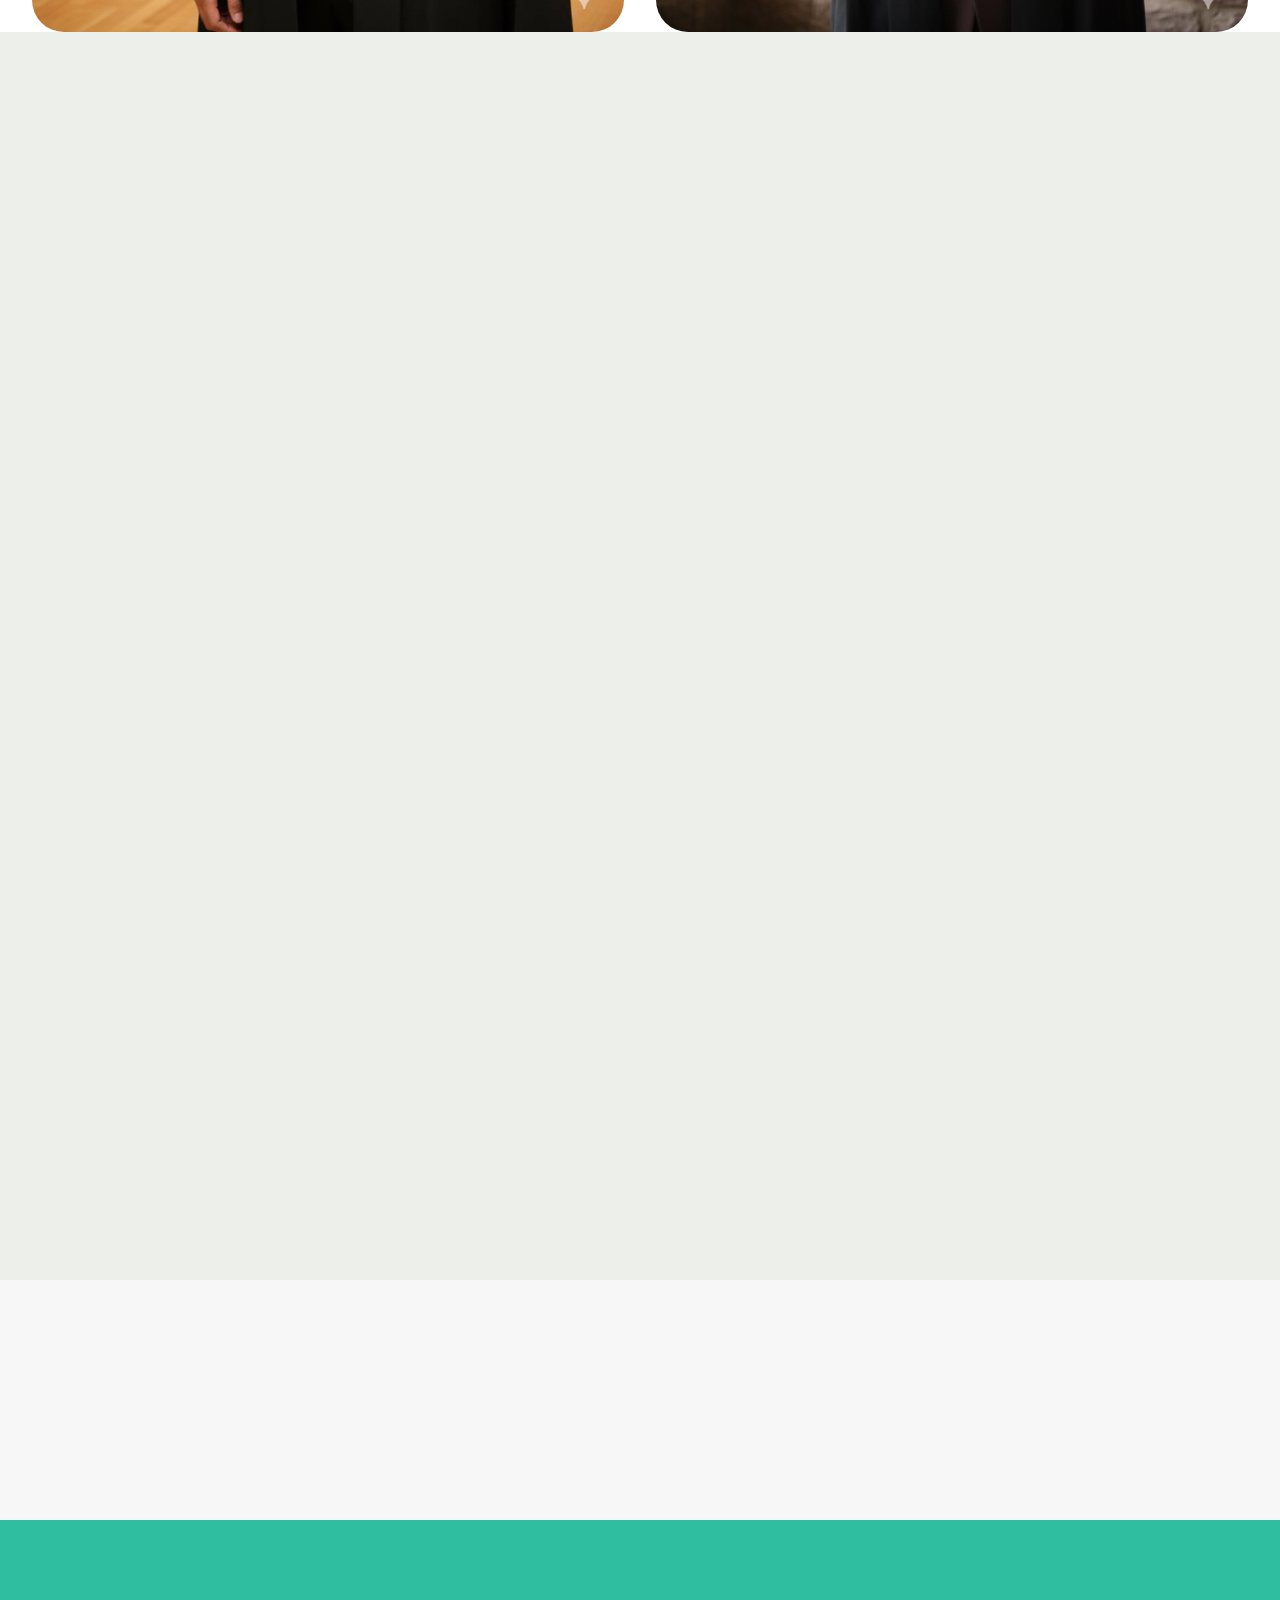
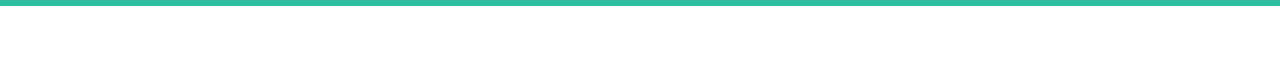
<file: page2.html>
<!DOCTYPE html>
<html  >
<head>
  <!-- Site made with Mobirise Website Builder v6.0.6, https://mobirise.com -->
  <meta charset="UTF-8">
  <meta http-equiv="X-UA-Compatible" content="IE=edge">
  <meta name="generator" content="Mobirise v6.0.6, mobirise.com">
  <meta name="viewport" content="width=device-width, initial-scale=1, minimum-scale=1">
  <link rel="shortcut icon" href="assets/images/7ff27035-eaba-47b2-a34a-133f0984ea2c-128x175-1.png" type="image/x-icon">
  <meta name="description" content="Educational background">
  
  
  <title>Education</title>
  <link rel="stylesheet" href="assets/web/assets/mobirise-icons2/mobirise2.css">
  <link rel="stylesheet" href="assets/web/assets/mobirise-icons-bold/mobirise-icons-bold.css">
  <link rel="stylesheet" href="assets/bootstrap/css/bootstrap.min.css">
  <link rel="stylesheet" href="assets/bootstrap/css/bootstrap-grid.min.css">
  <link rel="stylesheet" href="assets/bootstrap/css/bootstrap-reboot.min.css">
  <link rel="stylesheet" href="assets/web/assets/gdpr-plugin/gdpr-styles.css">
  <link rel="stylesheet" href="assets/animatecss/animate.css">
  <link rel="stylesheet" href="assets/dropdown/css/style.css">
  <link rel="stylesheet" href="assets/socicon/css/styles.css">
  <link rel="stylesheet" href="assets/theme/css/style.css">
  <link rel="preload" href="https://fonts.googleapis.com/css?family=Inter+Tight:100,200,300,400,500,600,700,800,900,100i,200i,300i,400i,500i,600i,700i,800i,900i&display=swap" as="style" onload="this.onload=null;this.rel='stylesheet'">
  <noscript><link rel="stylesheet" href="https://fonts.googleapis.com/css?family=Inter+Tight:100,200,300,400,500,600,700,800,900,100i,200i,300i,400i,500i,600i,700i,800i,900i&display=swap"></noscript>
  <link rel="preload" as="style" href="assets/mobirise/css/mbr-additional.css?v=V7r5dH"><link rel="stylesheet" href="assets/mobirise/css/mbr-additional.css?v=V7r5dH" type="text/css">

  
  
  
</head>
<body>
  
  <section data-bs-version="5.1" class="menu menu3 cid-uVVpWIDokt" once="menu" id="menu03-3g">
	

	<nav class="navbar navbar-dropdown navbar-expand-lg">
		<div class="container">
			<div class="navbar-brand">
				
				
			</div>
			<button class="navbar-toggler" type="button" data-toggle="collapse" data-bs-toggle="collapse" data-target="#navbarSupportedContent" data-bs-target="#navbarSupportedContent" aria-controls="navbarNavAltMarkup" aria-expanded="false" aria-label="Toggle navigation">
				<div class="hamburger">
					<span></span>
					<span></span>
					<span></span>
					<span></span>
				</div>
			</button>
			<div class="collapse navbar-collapse" id="navbarSupportedContent">
				<ul class="navbar-nav nav-dropdown nav-right navbar-nav-top-padding" data-app-modern-menu="true"><li class="nav-item">
						<a class="nav-link link text-black text-primary display-7" href="page11.html">About me</a>
					</li>
					<li class="nav-item">
						<a class="nav-link link text-black show text-primary display-7" href="index.html#people02-3f" aria-expanded="false">Services</a>
					</li>
					<li class="nav-item">
						<a class="nav-link link text-black text-primary display-7" href="index.html#contacts02-9">Contact</a>
					</li></ul>
				<div class="icons-menu">
					<a class="iconfont-wrapper" href="https://wa.me/923323799843">
						<span class="p-2 mbr-iconfont socicon-whatsapp socicon"></span>
					</a>
					<a class="iconfont-wrapper" href="mailto:adnansiddiqui1503@gmail.com">
						<span class="p-2 mbr-iconfont mobi-mbri-letter mobi-mbri"></span>
					</a>
					<a class="iconfont-wrapper" href="index.html#contacts02-9">
						<span class="p-2 mbr-iconfont mobi-mbri-map-pin mobi-mbri"></span>
					</a>
					<a class="iconfont-wrapper" href="index.html">
						<span class="p-2 mbr-iconfont mbrib-home" style=""></span>
					</a>
				</div>
				
			</div>
		</div>
	</nav>
</section>

<section data-bs-version="5.1" class="features025 cid-uX8GvFxDs1" id="features025-4w">
  

  
  

  <div class="container">
    <div class="row justify-content-center align-items-center">
      <div class="col-12">
        <div class="card-wrapper">
          <div class="row">
            <div class="col-12 col-md-12 col-lg-6 image-wrapper">
              <img class="w-100" src="assets/images/polish-20250924-31135634-1080x1479.jpg" alt="Mobirise Website Builder">
            </div>
            <div class="col-12 col-lg col-md-12">
              <div class="text-wrapper align-left">
                <h5 class="mbr-section-title mbr-fonts-style mb-4 display-2"><strong>Academic background</strong></h5>
                
                <p class="mbr-text mbr-fonts-style mb-4 display-7">
                  Building on a strong academic foundation that includes STEM coursework in both my bachelor’s and master’s studies, I bring scientific rigor and data-driven strategy into sales and market development. This unique blend of analytical thinking and sales expertise enables me to design structured processes, apply modern sales leadership, and bridge technical insight with strategy to deliver measurable, sustainable growth.<br>
                </p>
                
              </div>
            </div>
          </div>
        </div>
      </div>
    </div>
  </div>
</section>

<section data-bs-version="5.1" class="gallery3 cid-uXCU9OANk8" id="gallery03-5d">
    
    
    <div class="container-fluid">
      <div class="row justify-content-center">
        <div class="col-12 content-head">
          
        </div>
      </div>
      <div class="row">
        <div class="item features-image col-12 col-md-6 col-lg-6">
          <div class="item-wrapper">
            <div class="item-img">
              <img src="assets/images/1758376998673-832x1248.jpg" alt="Mobirise Website Builder" title="" data-slide-to="0" data-bs-slide-to="0">
            </div>
            
          </div>
        </div>
        <div class="item features-image col-12 col-md-6 col-lg-6">
          <div class="item-wrapper">
            <div class="item-img">
              <img src="assets/images/1758382011208-832x1248.jpg" alt="Mobirise Website Builder" title="" data-slide-to="1" data-bs-slide-to="1">
            </div>
            
          </div>
        </div>
        
        
      </div>
    </div>
  </section>

<section data-bs-version="5.1" class="features017 mbr-embla cid-uXeFZ2Jl6U" id="features017-57">
	
	
	<div class="position-relative">
		<div class="container-fluid">
			<div class="row justify-content-center">
				<div class="col-12 content-head">
					<div class="mbr-section-head mb-5">
						<h4 class="mbr-section-title mbr-fonts-style align-center mb-0 display-2"><strong>Degrees &amp; Certificates</strong></h4>
						
					</div>
				</div>
			</div>
		</div>

		<div class="embla" data-skip-snaps="true" data-align="center" data-contain-scroll="trimSnaps" data-loop="true" data-auto-play-interval="2" data-draggable="true">
			<div class="embla__viewport container-fluid">
				<div class="embla__container">
					
					
					
					
					<div class="embla__slide slider-image item active" style="margin-left: 1rem; margin-right: 1rem;">
					<div class="slide-content">
						<div class="item-img">
							<div class="item-wrapper">
								<img src="assets/images/masters20degree-600x713.jpg" alt="Mobirise Website Builder" title="" data-slide-to="4" data-bs-slide-to="4">
							</div>
						</div>
						<div class="item-content">
							<h5 class="item-title mbr-fonts-style display-5"><strong>Masters in Economics 2007</strong></h5>
							<h6 class="item-subtitle mbr-fonts-style mt-1 display-7"><strong style=""><em>
								Major &amp; Minor Subjects</em></strong></h6>
							<p class="mbr-text mbr-fonts-style mt-3 display-7">Micro Economics
<br>Macro Economics
<br>Statistics
<br>Advanced Economic Statistics
<br>Public Finance
<br>Economic Planning
<br>Monetary Economics
<br>International Economics
<br>Econometrics
<br>Mathematical Economics
<br>Human Resource Management</p>
						</div>
						<div class="mbr-section-btn item-footer mt-2"><a href="" class="btn item-btn btn-info-outline display-7" target="_blank">University of Karachi&nbsp;</a></div>
					</div>
					</div>
					
					
					<div class="embla__slide slider-image item" style="margin-left: 1rem; margin-right: 1rem;">
						<div class="slide-content">
							<div class="item-img">
								<div class="item-wrapper">
									<img src="assets/images/b.com20degree-600x738.jpg" alt="Mobirise Website Builder" title="" data-slide-to="9" data-bs-slide-to="9">
								</div>
							</div>
							<div class="item-content">
								<h5 class="item-title mbr-fonts-style display-5"><strong>Bachelor of Commerce&nbsp;</strong><strong style="font-size: calc(1.35rem + 0.65 * ((100vw - 62rem) / 25));">2004</strong></h5>
								<h6 class="item-subtitle mbr-fonts-style mt-1 display-7"><em><strong>Major &amp; Minor Subjects</strong></em></h6>
								<p class="mbr-text mbr-fonts-style mt-3 display-7">Business Communication
<br>Business &amp; Industrial Law
<br>Introduction to business
<br>Advanced Accounting
<br>Principles of Accounting
<br>Cost Accounting
<br>Statistics and Business Math
<br>Principles of Management
<br>Banking and Finance
<br>Auditing</p>
							</div>

							<div class="mbr-section-btn item-footer mt-2"><a href="" class="btn item-btn btn-info-outline display-7" target="_blank">University of karachi</a></div>
						</div>
					</div><div class="embla__slide slider-image item" style="margin-left: 1rem; margin-right: 1rem;">
						<div class="slide-content">
							<div class="item-img">
								<div class="item-wrapper">
									<img src="assets/images/hsc20certificate-600x800.jpg" alt="Mobirise Website Builder" title="" data-slide-to="10" data-bs-slide-to="10">
								</div>
							</div>
							<div class="item-content">
								<h5 class="item-title mbr-fonts-style display-5"><strong>Intermediate (Science)&nbsp;</strong><strong style="font-size: calc(1.35rem + 0.65 * ((100vw - 62rem) / 25));">2000</strong></h5>
								<h6 class="item-subtitle mbr-fonts-style mt-1 display-7"><em><strong>Major &amp; Minor Subjects</strong></em></h6>
								<p class="mbr-text mbr-fonts-style mt-3 display-7">Chemistry
<br>Physics
<br>Mathematics
<br>English<br>Urdu<br>Islamiat</p>
							</div>

							<div class="mbr-section-btn item-footer mt-2"><a href="" class="btn item-btn btn-info-outline display-7" target="_blank">Government Delhi Collge</a></div>
						</div>
					</div><div class="embla__slide slider-image item" style="margin-left: 1rem; margin-right: 1rem;">
						<div class="slide-content">
							<div class="item-img">
								<div class="item-wrapper">
									<img src="assets/images/bse20certificate-600x842.jpg" alt="Mobirise Website Builder" title="" data-slide-to="11" data-bs-slide-to="11">
								</div>
							</div>
							<div class="item-content">
								<h5 class="item-title mbr-fonts-style display-5"><strong>Matriculation (Science)&nbsp;</strong><strong style="font-size: calc(1.35rem + 0.65 * ((100vw - 62rem) / 25));">1998&nbsp;</strong></h5>
								<h6 class="item-subtitle mbr-fonts-style mt-1 display-7"><em><strong>Major &amp; Minor Subjects</strong></em></h6>
								<p class="mbr-text mbr-fonts-style mt-3 display-7">Chemistry
<br>Physics<br>
Biology<br>Mathematics
<br>English
<br>Urdu
<br>Islamiat<br>Pakistan Studies<br><br></p>
							</div>

							<div class="mbr-section-btn item-footer mt-2"><a href="" class="btn item-btn btn-info-outline display-7" target="_blank">SM Public Academy</a></div>
						</div>
					</div>
				</div>
			</div>
			<button class="embla__button embla__button--prev">
				<span class="mobi-mbri mobi-mbri-arrow-prev mbr-iconfont" aria-hidden="true"></span>
				<span class="sr-only visually-hidden visually-hidden visually-hidden">Previous</span>
			</button>
			<button class="embla__button embla__button--next">
				<span class="mobi-mbri mobi-mbri-arrow-next mbr-iconfont" aria-hidden="true"></span>
				<span class="sr-only visually-hidden visually-hidden visually-hidden">Next</span>
			</button>
		</div>
	</div>
</section>

<section data-bs-version="5.1" class="social4 cid-uWnoIN440q" id="social04-4i">
    
    
    

    <div class="container">
        <div class="media-container-row">
            <div class="col-12">
                <h3 class="mbr-section-title align-center mb-5 mbr-fonts-style display-2">
                    <strong>Follow me</strong></h3>
                <div class="social-list align-center">
                    
                    
                    
                    
                    
                    <a class="iconfont-wrapper bg-linkedin m-2" href="https://www.linkedin.com/in/muhammad-adnan-siddiqui-32600738/" target="_blank">
                        <span class="socicon-linkedin socicon" style=""></span>
                    </a>
                    
                    
                    
                    
                    
                </div>
            </div>
        </div>
    </div>
</section>

<section data-bs-version="5.1" class="footer4 cid-uXk91YZ6PW" once="footers" id="footer04-58">

    

    

    <div class="container">
        <div class="media-container-row align-center mbr-white">
            <div class="col-12">
                <p class="mbr-text mb-0 mbr-fonts-style display-7"><strong>
                    © Copyright 2025 MAS - All Rights Reserved
                </strong></p>
            </div>
        </div>
    </div>
</section><section class="display-7" style="padding: 0;align-items: center;justify-content: center;flex-wrap: wrap;    align-content: center;display: flex;position: relative;height: 4rem;"><a href="https://mobiri.se/4175729" style="flex: 1 1;height: 4rem;position: absolute;width: 100%;z-index: 1;"><img alt="" style="height: 4rem;" src="[data-uri]"></a><p style="margin: 0;text-align: center;" class="display-7">&#8204;</p><a style="z-index:1" href="https://mobirise.com/builder/no-code-website-builder.html">No Code Website Builder</a></section><script src="assets/bootstrap/js/bootstrap.bundle.min.js"></script>  <script src="assets/smoothscroll/smooth-scroll.js"></script>  <script src="assets/ytplayer/index.js"></script>  <script src="assets/dropdown/js/navbar-dropdown.js"></script>  <script src="assets/embla/embla.min.js"></script>  <script src="assets/embla/script.js"></script>  <script src="assets/theme/js/script.js"></script>  
  
  
 <div id="scrollToTop" class="scrollToTop mbr-arrow-up"><a style="text-align: center;"><i class="mbr-arrow-up-icon mbr-arrow-up-icon-cm cm-icon cm-icon-smallarrow-up"></i></a></div>
    <input name="animation" type="hidden">
  </body>
</html>
</file>
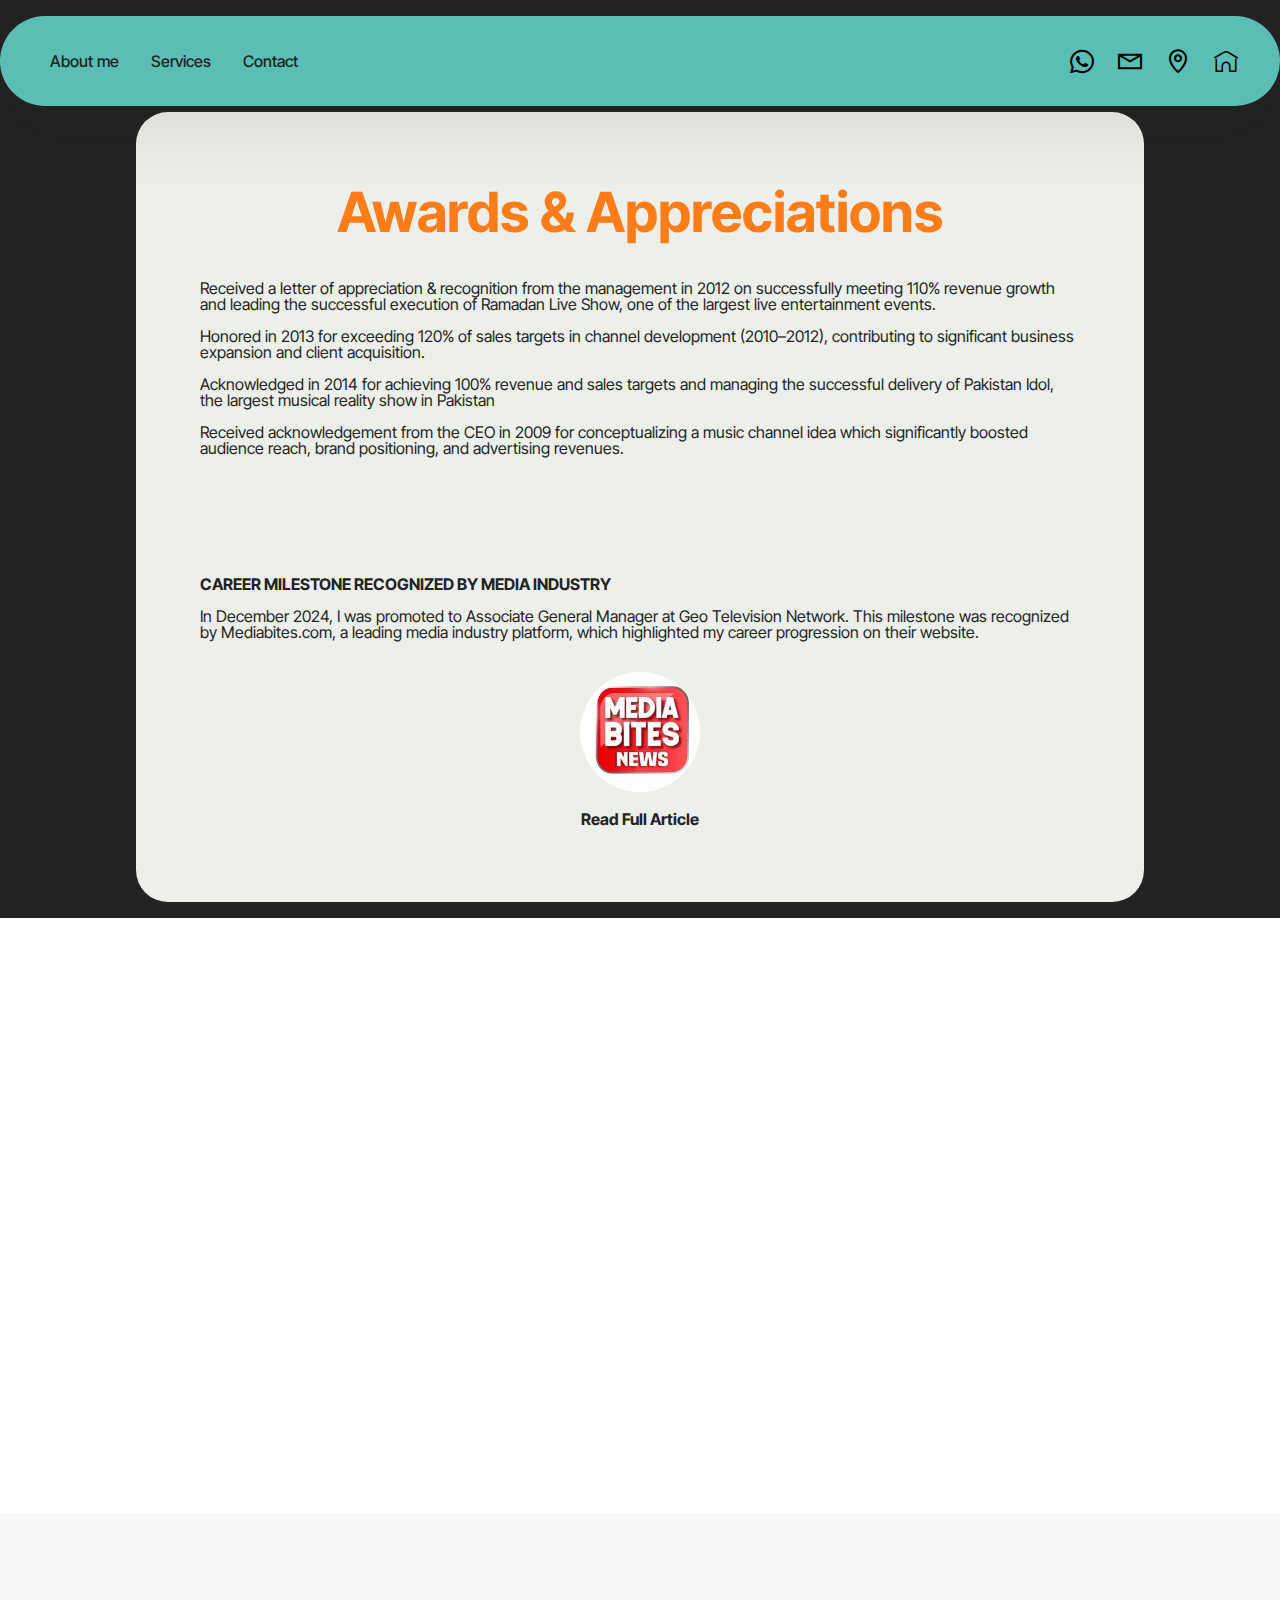
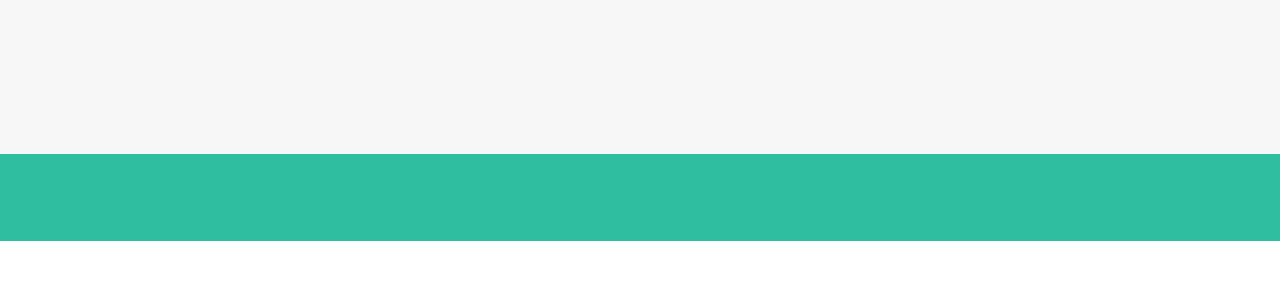
<file: page3.html>
<!DOCTYPE html>
<html  >
<head>
  <!-- Site made with Mobirise Website Builder v6.0.6, https://mobirise.com -->
  <meta charset="UTF-8">
  <meta http-equiv="X-UA-Compatible" content="IE=edge">
  <meta name="generator" content="Mobirise v6.0.6, mobirise.com">
  <meta name="viewport" content="width=device-width, initial-scale=1, minimum-scale=1">
  <link rel="shortcut icon" href="assets/images/7ff27035-eaba-47b2-a34a-133f0984ea2c-128x175-1.png" type="image/x-icon">
  <meta name="description" content="">
  
  
  <title>Awards and Achievements</title>
  <link rel="stylesheet" href="assets/web/assets/mobirise-icons2/mobirise2.css">
  <link rel="stylesheet" href="assets/web/assets/mobirise-icons-bold/mobirise-icons-bold.css">
  <link rel="stylesheet" href="assets/bootstrap/css/bootstrap.min.css">
  <link rel="stylesheet" href="assets/bootstrap/css/bootstrap-grid.min.css">
  <link rel="stylesheet" href="assets/bootstrap/css/bootstrap-reboot.min.css">
  <link rel="stylesheet" href="assets/web/assets/gdpr-plugin/gdpr-styles.css">
  <link rel="stylesheet" href="assets/animatecss/animate.css">
  <link rel="stylesheet" href="assets/dropdown/css/style.css">
  <link rel="stylesheet" href="assets/socicon/css/styles.css">
  <link rel="stylesheet" href="assets/theme/css/style.css">
  <link rel="preload" href="https://fonts.googleapis.com/css?family=Inter+Tight:100,200,300,400,500,600,700,800,900,100i,200i,300i,400i,500i,600i,700i,800i,900i&display=swap" as="style" onload="this.onload=null;this.rel='stylesheet'">
  <noscript><link rel="stylesheet" href="https://fonts.googleapis.com/css?family=Inter+Tight:100,200,300,400,500,600,700,800,900,100i,200i,300i,400i,500i,600i,700i,800i,900i&display=swap"></noscript>
  <link rel="preload" as="style" href="assets/mobirise/css/mbr-additional.css?v=XlxsFe"><link rel="stylesheet" href="assets/mobirise/css/mbr-additional.css?v=XlxsFe" type="text/css">

  
  
  
</head>
<body>
  
  <section data-bs-version="5.1" class="menu menu3 cid-uVVpWIDokt" once="menu" id="menu03-3g">
	

	<nav class="navbar navbar-dropdown navbar-expand-lg">
		<div class="container">
			<div class="navbar-brand">
				
				
			</div>
			<button class="navbar-toggler" type="button" data-toggle="collapse" data-bs-toggle="collapse" data-target="#navbarSupportedContent" data-bs-target="#navbarSupportedContent" aria-controls="navbarNavAltMarkup" aria-expanded="false" aria-label="Toggle navigation">
				<div class="hamburger">
					<span></span>
					<span></span>
					<span></span>
					<span></span>
				</div>
			</button>
			<div class="collapse navbar-collapse" id="navbarSupportedContent">
				<ul class="navbar-nav nav-dropdown nav-right navbar-nav-top-padding" data-app-modern-menu="true"><li class="nav-item">
						<a class="nav-link link text-black text-primary display-7" href="page11.html" target="_blank">About me</a>
					</li>
					<li class="nav-item">
						<a class="nav-link link text-black show text-primary display-7" href="index.html#people02-3f" aria-expanded="false">Services</a>
					</li>
					<li class="nav-item">
						<a class="nav-link link text-black text-primary display-7" href="index.html#contacts02-9">Contact</a>
					</li></ul>
				<div class="icons-menu">
					<a class="iconfont-wrapper" href="https://wa.me/923323799843">
						<span class="p-2 mbr-iconfont socicon-whatsapp socicon"></span>
					</a>
					<a class="iconfont-wrapper" href="mailto:adnansiddiqui1503@gmail.com">
						<span class="p-2 mbr-iconfont mobi-mbri-letter mobi-mbri"></span>
					</a>
					<a class="iconfont-wrapper" href="index.html#contacts02-9">
						<span class="p-2 mbr-iconfont mobi-mbri-map-pin mobi-mbri"></span>
					</a>
					<a class="iconfont-wrapper" href="index.html" target="_blank">
						<span class="p-2 mbr-iconfont mbrib-home" style=""></span>
					</a>
				</div>
				
			</div>
		</div>
	</nav>
</section>

<section data-bs-version="5.1" class="people06 cid-uVPUZCjSbF" id="people06-2y">   
    

    
    
    <div class="container">
        <div class="row justify-content-center">
            <div class="card col-12 col-md-12 col-lg-10">
                <div class="card-wrapper">
                    <div class="card-box align-center">
                        <p class="card-text mbr-fonts-style display-2"><strong>Awards &amp; Appreciations</strong></p><p style=""><br>Received a letter of appreciation &amp; recognition from the management in 2012 on successfully meeting 110% revenue growth and leading the successful execution of Ramadan Live Show, one of the largest live entertainment events.
<br>
<br>Honored in 2013 for exceeding 120% of sales targets in channel development (2010–2012), contributing to significant business expansion and client acquisition.
<br>
<br>Acknowledged in 2014 for achieving 100% revenue and sales targets and managing the successful delivery of Pakistan Idol, the largest musical reality show in Pakistan
<br>
<br>Received acknowledgement from the CEO in 2009 for conceptualizing a music channel idea which significantly boosted audience reach, brand positioning, and advertising revenues.</p><p></p><p></p><p><br>
</p><p></p><p></p><br><p></p><p></p><p>&nbsp; &nbsp;&nbsp;&nbsp;&nbsp;&nbsp;<br></p><p></p><p></p><p></p><p></p><p><strong>CAREER MILESTONE RECOGNIZED BY MEDIA INDUSTRY</strong></p><p>In December 2024, I was promoted to Associate General Manager at Geo Television Network. This milestone was recognized by Mediabites.com, a leading media industry platform, which highlighted my career progression on their website.&nbsp;</p>
                        <div class="img-wrapper mt-4 justify-content-center">
                            <a href="https://mediabites.com.pk/" target="_blank"><img src="assets/images/media20bites20logo-228x221.jpg" alt="Media bites news" data-slide-to="0" data-bs-slide-to="0"></a>
                        </div>
                        <p class="card-title mbr-fonts-style mt-3 display-7"><em><a href="https://mediabites.com.pk/muhammad-adnan-siddiqui-promoted-to-associate-general-manager-sales-at-geo-tv-network/?fbclid=IwY2xjawHjX4NleHRuA2FlbQIxMAABHbN9R9XtLiCweAtqirkR1D2e6CimMPuqaNYNdHoH_Y4GC5q3rCDW6IgPCg_aem_PD6l3FY5UZKEDEbe2iGe7Q" class="text-black" target="_blank"><strong>Read Full Article</strong></a></em></p>
                    </div>
                </div>
            </div>
        </div>
    </div>
</section>

<section data-bs-version="5.1" class="gallery3 cid-uVJ0nB0Pwm" id="gallery03-2c">
    
    
    <div class="container-fluid">
      <div class="row justify-content-center">
        <div class="col-12 content-head">
          <div class="mbr-section-head mb-5">
            <h4 class="mbr-section-title mbr-fonts-style align-center mb-0 display-2">
              <strong>Certificates</strong></h4>
            
          </div>
        </div>
      </div>
      <div class="row">
        <div class="item features-image col-12 col-md-6 col-lg-3">
          <div class="item-wrapper">
            <div class="item-img">
              <img src="assets/images/geo20idea-561x794.jpg" alt="Mobirise Website Builder" title="" data-slide-to="0" data-bs-slide-to="0">
            </div>
            
          </div>
        </div>
        <div class="item features-image col-12 col-md-6 col-lg-3">
          <div class="item-wrapper">
            <div class="item-img">
              <img src="assets/images/appreciation20letter202-561x790.jpg" alt="Mobirise Website Builder" title="" data-slide-to="1" data-bs-slide-to="1">
            </div>
            
          </div>
        </div>
        <div class="item features-image col-12 col-md-6 col-lg-3">
          <div class="item-wrapper">
            <div class="item-img">
              <img src="assets/images/appreciation20letter-561x769.jpg" alt="Mobirise Website Builder" title="" data-slide-to="2" data-bs-slide-to="2">
            </div>
            
          </div>
        </div>
        <div class="item features-image col-12 col-md-6 col-lg-3">
          <div class="item-wrapper">
            <div class="item-img">
              <img src="assets/images/sales20conference-561x761.jpg" alt="Mobirise Website Builder" title="" data-slide-to="3" data-bs-slide-to="3">
            </div>
            
          </div>
        </div>
      </div>
    </div>
  </section>

<section data-bs-version="5.1" class="social4 cid-uWnocO3Dpi" id="social04-4d">
    
    
    

    <div class="container">
        <div class="media-container-row">
            <div class="col-12">
                <h3 class="mbr-section-title align-center mb-5 mbr-fonts-style display-2">
                    <strong>Follow me</strong></h3>
                <div class="social-list align-center">
                    
                    
                    
                    
                    
                    <a class="iconfont-wrapper bg-linkedin m-2" href="https://www.linkedin.com/in/muhammad-adnan-siddiqui-32600738/" target="_blank">
                        <span class="socicon-linkedin socicon" style=""></span>
                    </a>
                    
                    
                    
                    
                    
                </div>
            </div>
        </div>
    </div>
</section>

<section data-bs-version="5.1" class="footer4 cid-uVIXPtX486" once="footers" id="footer04-2b">

    

    

    <div class="container">
        <div class="media-container-row align-center mbr-white">
            <div class="col-12">
                <p class="mbr-text mb-0 mbr-fonts-style display-7"><strong>
                    © Copyright 2025 MAS - All Rights Reserved
                </strong></p>
            </div>
        </div>
    </div>
</section><section class="display-7" style="padding: 0;align-items: center;justify-content: center;flex-wrap: wrap;    align-content: center;display: flex;position: relative;height: 4rem;"><a href="https://mobiri.se/4175729" style="flex: 1 1;height: 4rem;position: absolute;width: 100%;z-index: 1;"><img alt="" style="height: 4rem;" src="[data-uri]"></a><p style="margin: 0;text-align: center;" class="display-7">&#8204;</p><a style="z-index:1" href="https://mobirise.com/builder/no-code-website-builder.html">No Code Website Builder</a></section><script src="assets/bootstrap/js/bootstrap.bundle.min.js"></script>  <script src="assets/smoothscroll/smooth-scroll.js"></script>  <script src="assets/ytplayer/index.js"></script>  <script src="assets/dropdown/js/navbar-dropdown.js"></script>  <script src="assets/theme/js/script.js"></script>  
  
  
 <div id="scrollToTop" class="scrollToTop mbr-arrow-up"><a style="text-align: center;"><i class="mbr-arrow-up-icon mbr-arrow-up-icon-cm cm-icon cm-icon-smallarrow-up"></i></a></div>
    <input name="animation" type="hidden">
  </body>
</html>
</file>
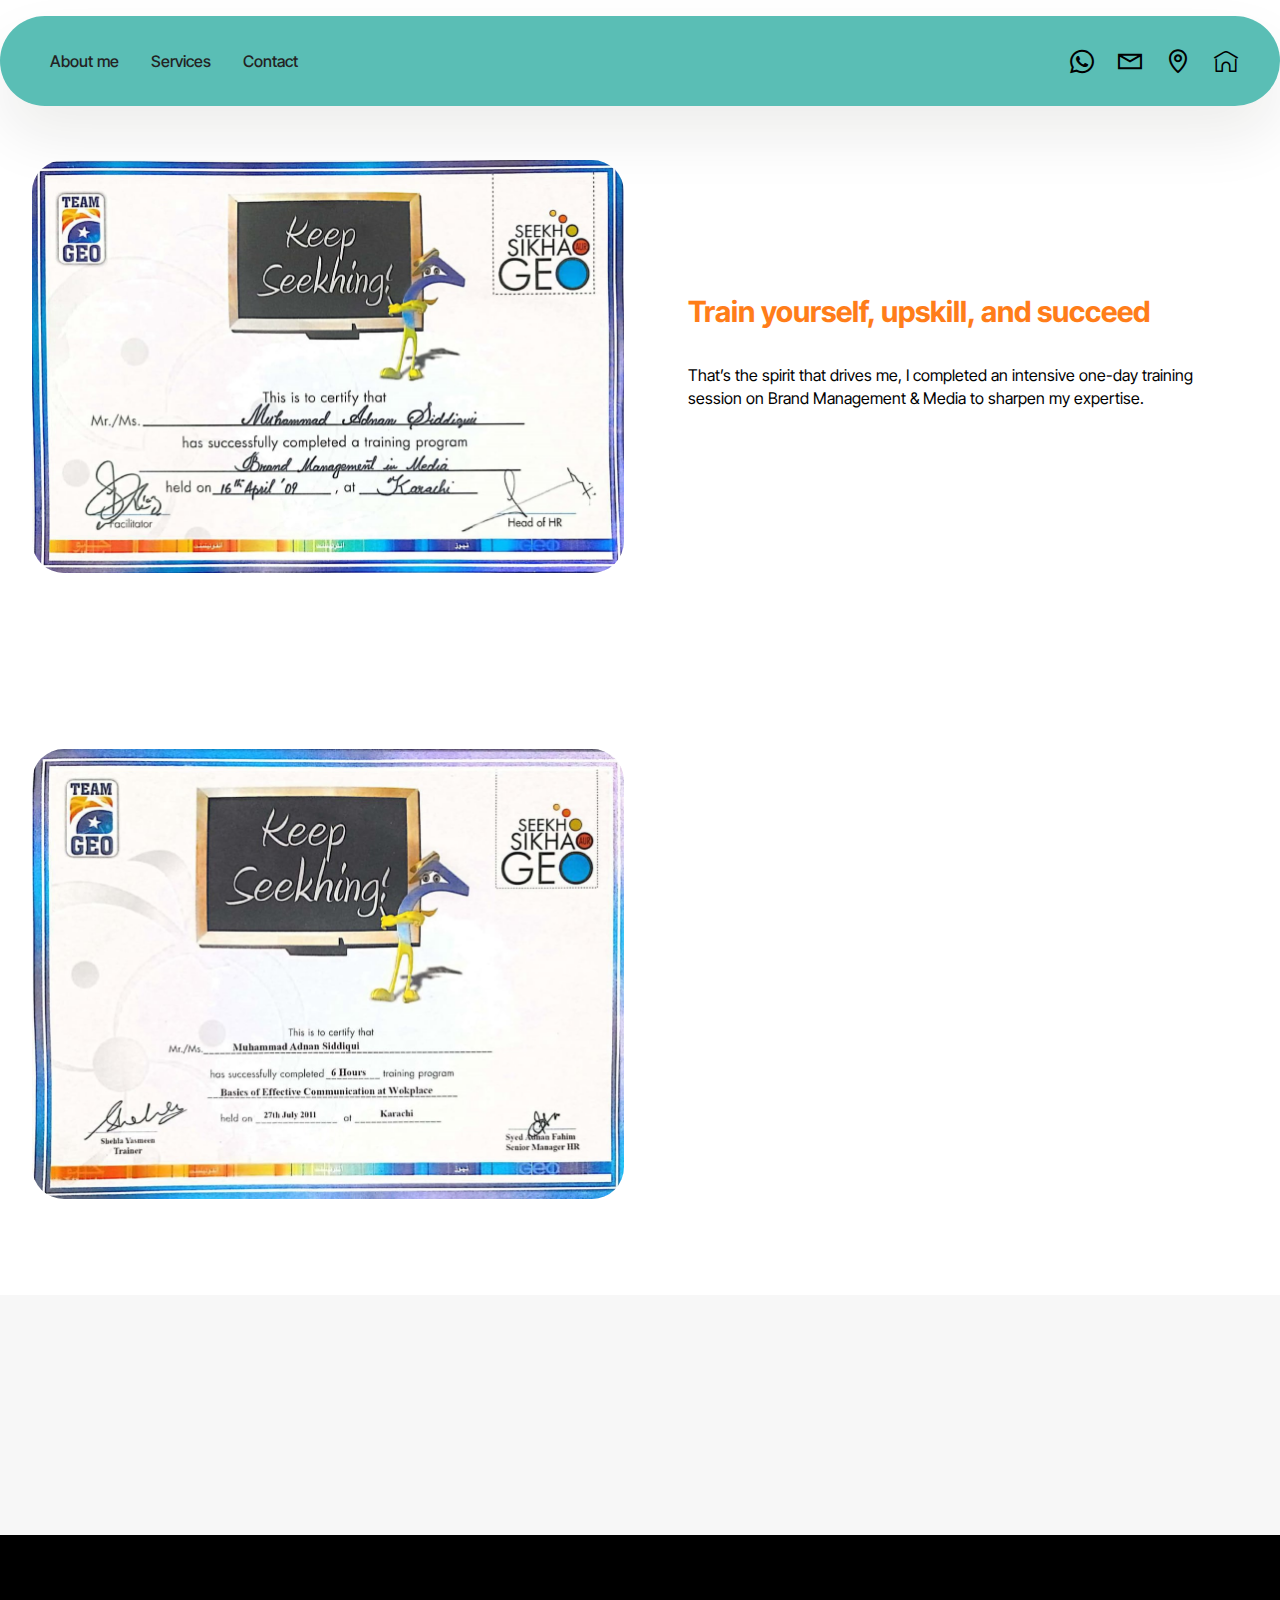
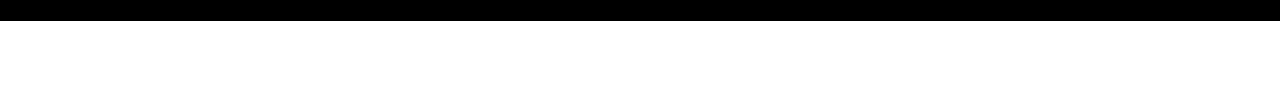
<file: page4.html>
<!DOCTYPE html>
<html  >
<head>
  <!-- Site made with Mobirise Website Builder v6.0.6, https://mobirise.com -->
  <meta charset="UTF-8">
  <meta http-equiv="X-UA-Compatible" content="IE=edge">
  <meta name="generator" content="Mobirise v6.0.6, mobirise.com">
  <meta name="viewport" content="width=device-width, initial-scale=1, minimum-scale=1">
  <link rel="shortcut icon" href="assets/images/7ff27035-eaba-47b2-a34a-133f0984ea2c-128x175-1.png" type="image/x-icon">
  <meta name="description" content="">
  
  
  <title>Trainings</title>
  <link rel="stylesheet" href="assets/web/assets/mobirise-icons2/mobirise2.css">
  <link rel="stylesheet" href="assets/web/assets/mobirise-icons-bold/mobirise-icons-bold.css">
  <link rel="stylesheet" href="assets/bootstrap/css/bootstrap.min.css">
  <link rel="stylesheet" href="assets/bootstrap/css/bootstrap-grid.min.css">
  <link rel="stylesheet" href="assets/bootstrap/css/bootstrap-reboot.min.css">
  <link rel="stylesheet" href="assets/web/assets/gdpr-plugin/gdpr-styles.css">
  <link rel="stylesheet" href="assets/animatecss/animate.css">
  <link rel="stylesheet" href="assets/dropdown/css/style.css">
  <link rel="stylesheet" href="assets/socicon/css/styles.css">
  <link rel="stylesheet" href="assets/theme/css/style.css">
  <link rel="preload" href="https://fonts.googleapis.com/css?family=Inter+Tight:100,200,300,400,500,600,700,800,900,100i,200i,300i,400i,500i,600i,700i,800i,900i&display=swap" as="style" onload="this.onload=null;this.rel='stylesheet'">
  <noscript><link rel="stylesheet" href="https://fonts.googleapis.com/css?family=Inter+Tight:100,200,300,400,500,600,700,800,900,100i,200i,300i,400i,500i,600i,700i,800i,900i&display=swap"></noscript>
  <link rel="preload" as="style" href="assets/mobirise/css/mbr-additional.css?v=qthNgH"><link rel="stylesheet" href="assets/mobirise/css/mbr-additional.css?v=qthNgH" type="text/css">

  
  
  
</head>
<body>
  
  <section data-bs-version="5.1" class="menu menu3 cid-uVVpWIDokt" once="menu" id="menu03-3g">
	

	<nav class="navbar navbar-dropdown navbar-expand-lg">
		<div class="container">
			<div class="navbar-brand">
				
				
			</div>
			<button class="navbar-toggler" type="button" data-toggle="collapse" data-bs-toggle="collapse" data-target="#navbarSupportedContent" data-bs-target="#navbarSupportedContent" aria-controls="navbarNavAltMarkup" aria-expanded="false" aria-label="Toggle navigation">
				<div class="hamburger">
					<span></span>
					<span></span>
					<span></span>
					<span></span>
				</div>
			</button>
			<div class="collapse navbar-collapse" id="navbarSupportedContent">
				<ul class="navbar-nav nav-dropdown nav-right navbar-nav-top-padding" data-app-modern-menu="true"><li class="nav-item">
						<a class="nav-link link text-black text-primary display-7" href="page11.html" target="_blank">About me</a>
					</li>
					<li class="nav-item">
						<a class="nav-link link text-black show text-primary display-7" href="index.html#people02-3f" aria-expanded="false">Services</a>
					</li>
					<li class="nav-item">
						<a class="nav-link link text-black text-primary display-7" href="index.html#contacts02-9">Contact</a>
					</li></ul>
				<div class="icons-menu">
					<a class="iconfont-wrapper" href="https://wa.me/923323799843">
						<span class="p-2 mbr-iconfont socicon-whatsapp socicon"></span>
					</a>
					<a class="iconfont-wrapper" href="mailto:adnansiddiqui1503@gmail.com">
						<span class="p-2 mbr-iconfont mobi-mbri-letter mobi-mbri"></span>
					</a>
					<a class="iconfont-wrapper" href="index.html#contacts02-9">
						<span class="p-2 mbr-iconfont mobi-mbri-map-pin mobi-mbri"></span>
					</a>
					<a class="iconfont-wrapper" href="index.html" target="_blank">
						<span class="p-2 mbr-iconfont mbrib-home" style=""></span>
					</a>
				</div>
				
			</div>
		</div>
	</nav>
</section>

<section data-bs-version="5.1" class="start article2 cid-uVK7mbdeUB" id="article02-2g">
	

	
	

	<div class="container">
		<div class="row justify-content-center">
			<div class="col-12 col-md-12 col-lg-6 image-wrapper">
				<img class="w-100" src="assets/images/whatsapp20image-page-5-1187x828.jpg" alt="Mobirise Website Builder">
			</div>
			<div class="col-12 col-md-12 col-lg">
				<div class="text-wrapper align-left">
					<h1 class="mbr-section-title mbr-fonts-style mb-4 display-5"><strong>Train yourself, upskill, and succeed</strong>
					</h1>
					<p class="mbr-text align-left mbr-fonts-style mb-4 display-7">That’s the spirit that drives me, I completed an intensive one-day training session on Brand Management &amp; Media to sharpen my expertise.</p>
					
				</div>
			</div>
		</div>
	</div>
</section>

<section data-bs-version="5.1" class="start article2 cid-uVK7n8MFTv" id="article02-2h">
	

	
	

	<div class="container">
		<div class="row justify-content-center">
			<div class="col-12 col-md-12 col-lg-6 image-wrapper">
				<img class="w-100" src="assets/images/whatsapp20image-page-6-1187x902.jpg" alt="Mobirise Website Builder">
			</div>
			<div class="col-12 col-md-12 col-lg">
				<div class="text-wrapper align-left">
					<h1 class="mbr-section-title mbr-fonts-style mb-4 display-5"><strong>Communicate Clearly, Collaborate Better</strong></h1>
					<p class="mbr-text align-left mbr-fonts-style mb-4 display-7">
					Trained in the Fundamentals of Effective Workplace Communication to strengthen professional interactions, cross functional collaboration &amp; team efficiency.
					</p>
					
				</div>
			</div>
		</div>
	</div>
</section>

<section data-bs-version="5.1" class="social4 cid-uWnnD3ZCJQ" id="social04-44">
    
    
    

    <div class="container">
        <div class="media-container-row">
            <div class="col-12">
                <h3 class="mbr-section-title align-center mb-5 mbr-fonts-style display-2">
                    <strong>Follow me</strong></h3>
                <div class="social-list align-center">
                    
                    
                    
                    
                    
                    <a class="iconfont-wrapper bg-linkedin m-2" href="https://www.linkedin.com/in/muhammad-adnan-siddiqui-32600738/" target="_blank">
                        <span class="socicon-linkedin socicon" style=""></span>
                    </a>
                    
                    
                    
                    
                    
                </div>
            </div>
        </div>
    </div>
</section>

<section data-bs-version="5.1" class="footer4 cid-uVPEK9bkxN" once="footers" id="footer04-2u">

    

    

    <div class="container">
        <div class="media-container-row align-center mbr-white">
            <div class="col-12">
                <p class="mbr-text mb-0 mbr-fonts-style display-7"><strong>
                    © Copyright 2025 MAS - All Rights Reserved
                </strong></p>
            </div>
        </div>
    </div>
</section><section class="display-7" style="padding: 0;align-items: center;justify-content: center;flex-wrap: wrap;    align-content: center;display: flex;position: relative;height: 4rem;"><a href="https://mobiri.se/4175729" style="flex: 1 1;height: 4rem;position: absolute;width: 100%;z-index: 1;"><img alt="" style="height: 4rem;" src="[data-uri]"></a><p style="margin: 0;text-align: center;" class="display-7">&#8204;</p><a style="z-index:1" href="https://mobirise.com">Mobirise.com </a></section><script src="assets/bootstrap/js/bootstrap.bundle.min.js"></script>  <script src="assets/smoothscroll/smooth-scroll.js"></script>  <script src="assets/ytplayer/index.js"></script>  <script src="assets/dropdown/js/navbar-dropdown.js"></script>  <script src="assets/theme/js/script.js"></script>  
  
  
 <div id="scrollToTop" class="scrollToTop mbr-arrow-up"><a style="text-align: center;"><i class="mbr-arrow-up-icon mbr-arrow-up-icon-cm cm-icon cm-icon-smallarrow-up"></i></a></div>
    <input name="animation" type="hidden">
  </body>
</html>
</file>
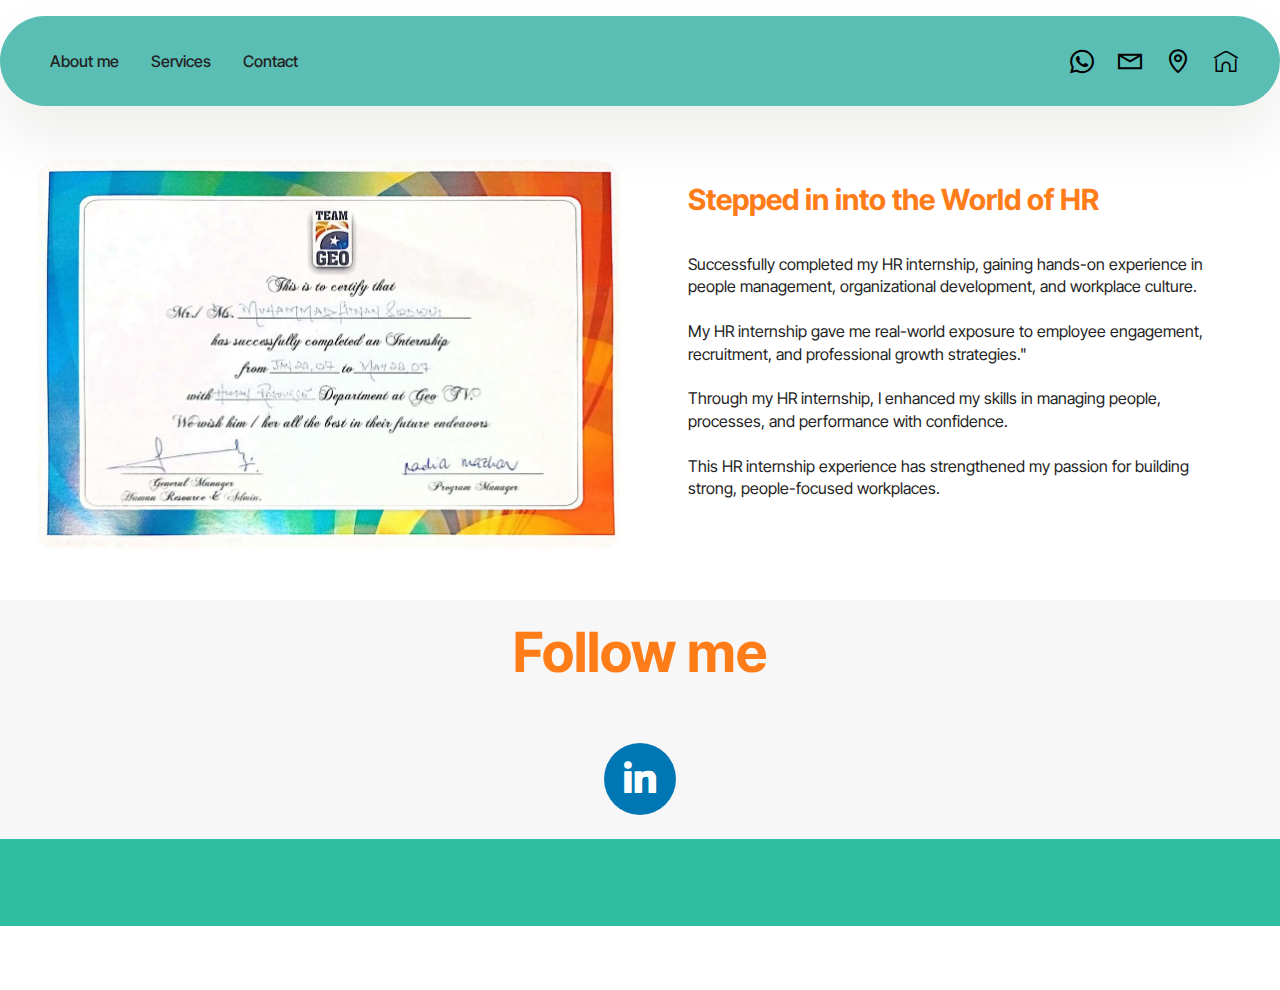
<file: page5.html>
<!DOCTYPE html>
<html  >
<head>
  <!-- Site made with Mobirise Website Builder v6.0.6, https://mobirise.com -->
  <meta charset="UTF-8">
  <meta http-equiv="X-UA-Compatible" content="IE=edge">
  <meta name="generator" content="Mobirise v6.0.6, mobirise.com">
  <meta name="viewport" content="width=device-width, initial-scale=1, minimum-scale=1">
  <link rel="shortcut icon" href="assets/images/7ff27035-eaba-47b2-a34a-133f0984ea2c-128x175-1.png" type="image/x-icon">
  <meta name="description" content="">
  
  
  <title>HR internship</title>
  <link rel="stylesheet" href="assets/web/assets/mobirise-icons2/mobirise2.css">
  <link rel="stylesheet" href="assets/web/assets/mobirise-icons-bold/mobirise-icons-bold.css">
  <link rel="stylesheet" href="assets/bootstrap/css/bootstrap.min.css">
  <link rel="stylesheet" href="assets/bootstrap/css/bootstrap-grid.min.css">
  <link rel="stylesheet" href="assets/bootstrap/css/bootstrap-reboot.min.css">
  <link rel="stylesheet" href="assets/web/assets/gdpr-plugin/gdpr-styles.css">
  <link rel="stylesheet" href="assets/animatecss/animate.css">
  <link rel="stylesheet" href="assets/dropdown/css/style.css">
  <link rel="stylesheet" href="assets/socicon/css/styles.css">
  <link rel="stylesheet" href="assets/theme/css/style.css">
  <link rel="preload" href="https://fonts.googleapis.com/css?family=Inter+Tight:100,200,300,400,500,600,700,800,900,100i,200i,300i,400i,500i,600i,700i,800i,900i&display=swap" as="style" onload="this.onload=null;this.rel='stylesheet'">
  <noscript><link rel="stylesheet" href="https://fonts.googleapis.com/css?family=Inter+Tight:100,200,300,400,500,600,700,800,900,100i,200i,300i,400i,500i,600i,700i,800i,900i&display=swap"></noscript>
  <link rel="preload" as="style" href="assets/mobirise/css/mbr-additional.css?v=vgqNJl"><link rel="stylesheet" href="assets/mobirise/css/mbr-additional.css?v=vgqNJl" type="text/css">

  
  
  
</head>
<body>
  
  <section data-bs-version="5.1" class="menu menu3 cid-uVVpWIDokt" once="menu" id="menu03-3g">
	

	<nav class="navbar navbar-dropdown navbar-expand-lg">
		<div class="container">
			<div class="navbar-brand">
				
				
			</div>
			<button class="navbar-toggler" type="button" data-toggle="collapse" data-bs-toggle="collapse" data-target="#navbarSupportedContent" data-bs-target="#navbarSupportedContent" aria-controls="navbarNavAltMarkup" aria-expanded="false" aria-label="Toggle navigation">
				<div class="hamburger">
					<span></span>
					<span></span>
					<span></span>
					<span></span>
				</div>
			</button>
			<div class="collapse navbar-collapse" id="navbarSupportedContent">
				<ul class="navbar-nav nav-dropdown nav-right navbar-nav-top-padding" data-app-modern-menu="true"><li class="nav-item">
						<a class="nav-link link text-black text-primary display-7" href="page11.html" target="_blank">About me</a>
					</li>
					<li class="nav-item">
						<a class="nav-link link text-black show text-primary display-7" href="index.html#people02-3f" aria-expanded="false">Services</a>
					</li>
					<li class="nav-item">
						<a class="nav-link link text-black text-primary display-7" href="index.html#contacts02-9">Contact</a>
					</li></ul>
				<div class="icons-menu">
					<a class="iconfont-wrapper" href="https://wa.me/923323799843">
						<span class="p-2 mbr-iconfont socicon-whatsapp socicon"></span>
					</a>
					<a class="iconfont-wrapper" href="mailto:adnansiddiqui1503@gmail.com">
						<span class="p-2 mbr-iconfont mobi-mbri-letter mobi-mbri"></span>
					</a>
					<a class="iconfont-wrapper" href="index.html#contacts02-9">
						<span class="p-2 mbr-iconfont mobi-mbri-map-pin mobi-mbri"></span>
					</a>
					<a class="iconfont-wrapper" href="index.html" target="_blank">
						<span class="p-2 mbr-iconfont mbrib-home" style=""></span>
					</a>
				</div>
				
			</div>
		</div>
	</nav>
</section>

<section data-bs-version="5.1" class="start article2 cid-uVKj4cIY1k" id="article02-2n">
	

	
	

	<div class="container">
		<div class="row justify-content-center">
			<div class="col-12 col-md-12 col-lg-6 image-wrapper">
				<img class="w-100" src="assets/images/whatsapp20image-page-7-1187x785.jpg" alt="Mobirise Website Builder">
			</div>
			<div class="col-12 col-md-12 col-lg">
				<div class="text-wrapper align-left">
					<h1 class="mbr-section-title mbr-fonts-style mb-4 display-5"><strong>Stepped in into the World of HR</strong></h1>
					<p class="mbr-text align-left mbr-fonts-style mb-4 display-7">Successfully completed my HR internship, gaining hands-on experience in people management, organizational development, and workplace culture.<br><br>My HR internship gave me real-world exposure to employee engagement, recruitment, and professional growth strategies."<br><br>Through my HR internship, I enhanced my skills in managing people, processes, and performance with confidence.<br><br>This HR internship experience has strengthened my passion for building strong, people-focused workplaces.</p>
					
				</div>
			</div>
		</div>
	</div>
</section>

<section data-bs-version="5.1" class="social4 cid-uWno98cTc7" id="social04-4c">
    
    
    

    <div class="container">
        <div class="media-container-row">
            <div class="col-12">
                <h3 class="mbr-section-title align-center mb-5 mbr-fonts-style display-2">
                    <strong>Follow me</strong></h3>
                <div class="social-list align-center">
                    
                    
                    
                    
                    
                    <a class="iconfont-wrapper bg-linkedin m-2" href="https://www.linkedin.com/in/muhammad-adnan-siddiqui-32600738/" target="_blank">
                        <span class="socicon-linkedin socicon" style=""></span>
                    </a>
                    
                    
                    
                    
                    
                </div>
            </div>
        </div>
    </div>
</section>

<section data-bs-version="5.1" class="footer4 cid-uVIXPtX486" once="footers" id="footer04-2m">

    

    

    <div class="container">
        <div class="media-container-row align-center mbr-white">
            <div class="col-12">
                <p class="mbr-text mb-0 mbr-fonts-style display-7"><strong>
                    © Copyright 2025 MAS - All Rights Reserved
                </strong></p>
            </div>
        </div>
    </div>
</section><section class="display-7" style="padding: 0;align-items: center;justify-content: center;flex-wrap: wrap;    align-content: center;display: flex;position: relative;height: 4rem;"><a href="https://mobiri.se/4175729" style="flex: 1 1;height: 4rem;position: absolute;width: 100%;z-index: 1;"><img alt="" style="height: 4rem;" src="[data-uri]"></a><p style="margin: 0;text-align: center;" class="display-7">&#8204;</p><a style="z-index:1" href="https://mobirise.com/builder/ai-website-maker.html">Best AI Website Maker</a></section><script src="assets/bootstrap/js/bootstrap.bundle.min.js"></script>  <script src="assets/smoothscroll/smooth-scroll.js"></script>  <script src="assets/ytplayer/index.js"></script>  <script src="assets/dropdown/js/navbar-dropdown.js"></script>  <script src="assets/theme/js/script.js"></script>  
  
  
 <div id="scrollToTop" class="scrollToTop mbr-arrow-up"><a style="text-align: center;"><i class="mbr-arrow-up-icon mbr-arrow-up-icon-cm cm-icon cm-icon-smallarrow-up"></i></a></div>
    <input name="animation" type="hidden">
  </body>
</html>
</file>
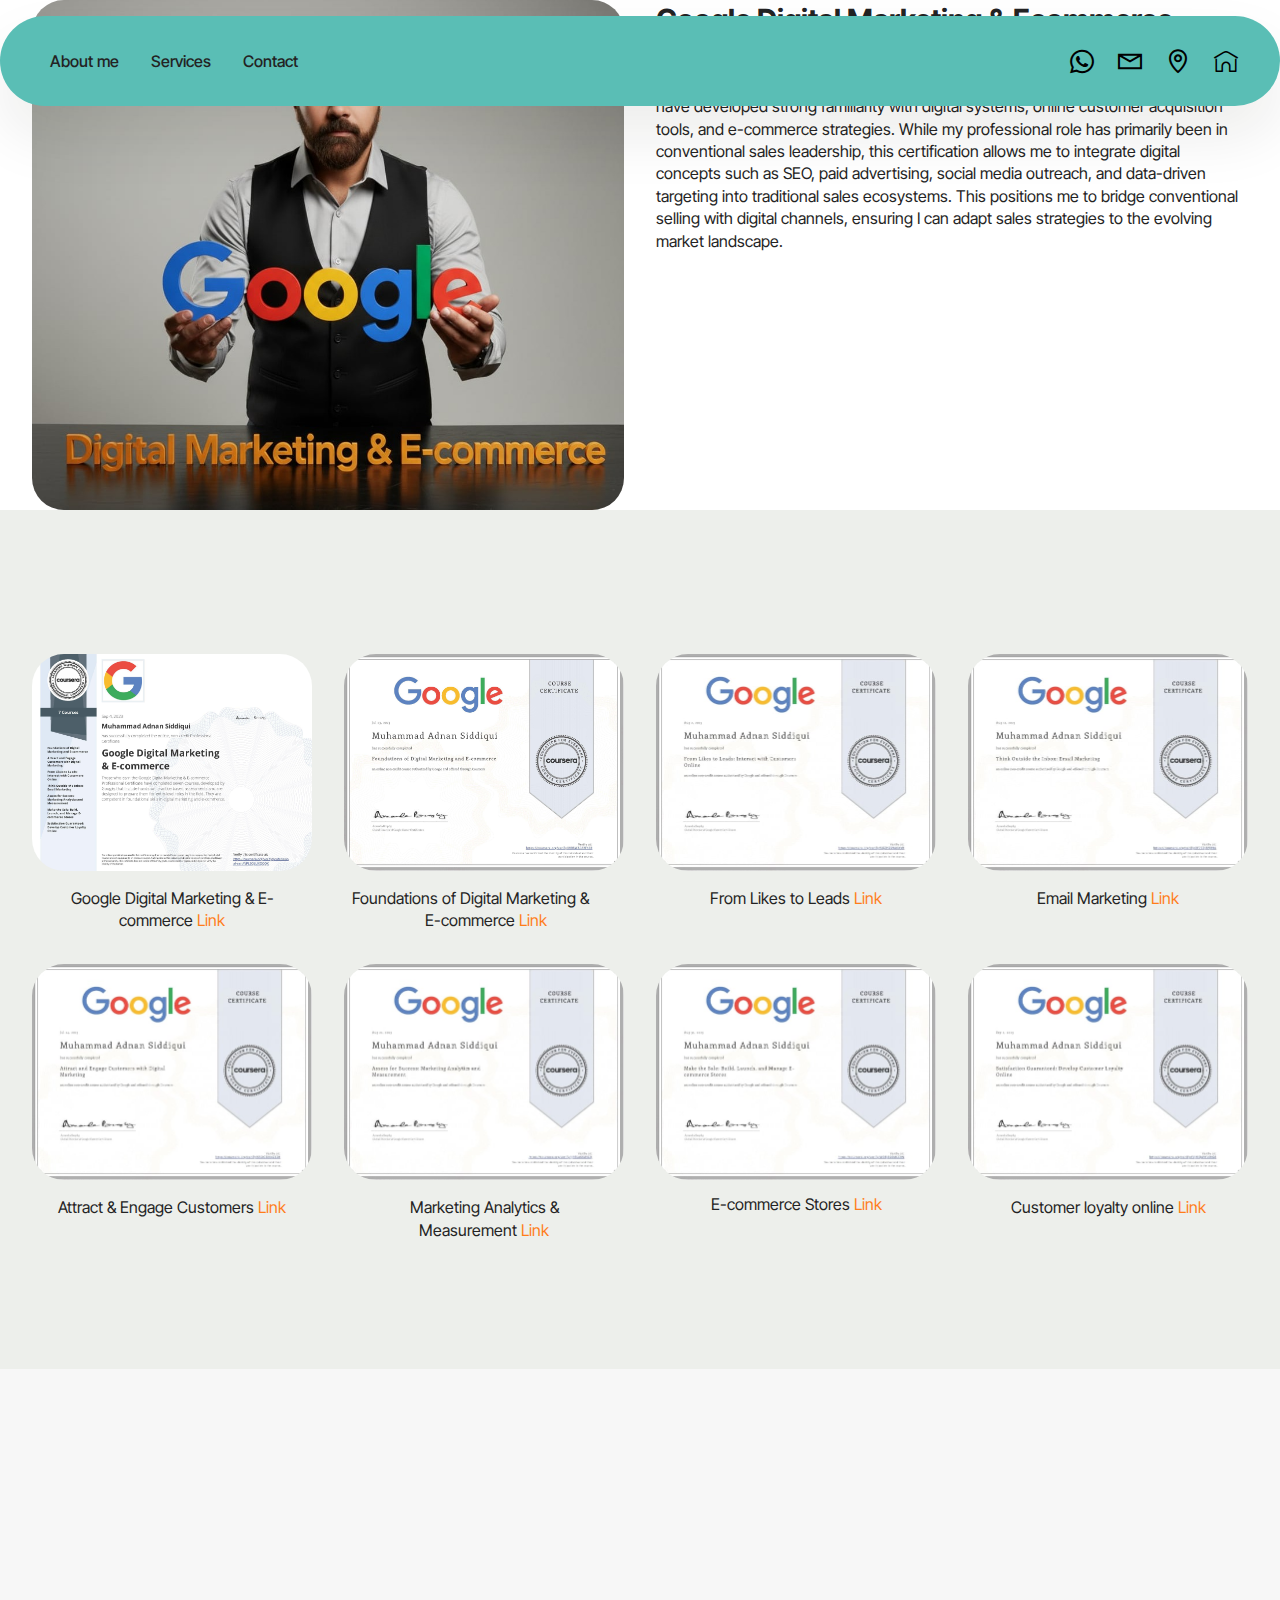
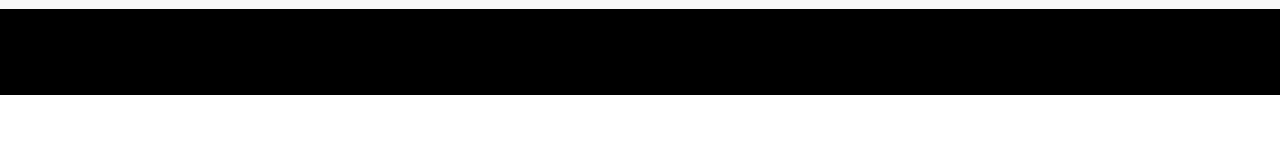
<file: page6.html>
<!DOCTYPE html>
<html  >
<head>
  <!-- Site made with Mobirise Website Builder v6.0.6, https://mobirise.com -->
  <meta charset="UTF-8">
  <meta http-equiv="X-UA-Compatible" content="IE=edge">
  <meta name="generator" content="Mobirise v6.0.6, mobirise.com">
  <meta name="viewport" content="width=device-width, initial-scale=1, minimum-scale=1">
  <link rel="shortcut icon" href="assets/images/7ff27035-eaba-47b2-a34a-133f0984ea2c-128x175-1.png" type="image/x-icon">
  <meta name="description" content="">
  
  
  <title>Digital Marketing Certification</title>
  <link rel="stylesheet" href="assets/web/assets/mobirise-icons2/mobirise2.css">
  <link rel="stylesheet" href="assets/web/assets/mobirise-icons-bold/mobirise-icons-bold.css">
  <link rel="stylesheet" href="assets/bootstrap/css/bootstrap.min.css">
  <link rel="stylesheet" href="assets/bootstrap/css/bootstrap-grid.min.css">
  <link rel="stylesheet" href="assets/bootstrap/css/bootstrap-reboot.min.css">
  <link rel="stylesheet" href="assets/web/assets/gdpr-plugin/gdpr-styles.css">
  <link rel="stylesheet" href="assets/animatecss/animate.css">
  <link rel="stylesheet" href="assets/dropdown/css/style.css">
  <link rel="stylesheet" href="assets/socicon/css/styles.css">
  <link rel="stylesheet" href="assets/theme/css/style.css">
  <link rel="preload" href="https://fonts.googleapis.com/css?family=Inter+Tight:100,200,300,400,500,600,700,800,900,100i,200i,300i,400i,500i,600i,700i,800i,900i&display=swap" as="style" onload="this.onload=null;this.rel='stylesheet'">
  <noscript><link rel="stylesheet" href="https://fonts.googleapis.com/css?family=Inter+Tight:100,200,300,400,500,600,700,800,900,100i,200i,300i,400i,500i,600i,700i,800i,900i&display=swap"></noscript>
  <link rel="preload" as="style" href="assets/mobirise/css/mbr-additional.css?v=pkvcdV"><link rel="stylesheet" href="assets/mobirise/css/mbr-additional.css?v=pkvcdV" type="text/css">

  
  
  
</head>
<body>
  
  <section data-bs-version="5.1" class="menu menu3 cid-uVVpWIDokt" once="menu" id="menu03-3g">
	

	<nav class="navbar navbar-dropdown navbar-expand-lg">
		<div class="container">
			<div class="navbar-brand">
				
				
			</div>
			<button class="navbar-toggler" type="button" data-toggle="collapse" data-bs-toggle="collapse" data-target="#navbarSupportedContent" data-bs-target="#navbarSupportedContent" aria-controls="navbarNavAltMarkup" aria-expanded="false" aria-label="Toggle navigation">
				<div class="hamburger">
					<span></span>
					<span></span>
					<span></span>
					<span></span>
				</div>
			</button>
			<div class="collapse navbar-collapse" id="navbarSupportedContent">
				<ul class="navbar-nav nav-dropdown nav-right navbar-nav-top-padding" data-app-modern-menu="true"><li class="nav-item">
						<a class="nav-link link text-black text-primary display-7" href="page11.html">About me</a>
					</li>
					<li class="nav-item">
						<a class="nav-link link text-black show text-primary display-7" href="index.html#people02-3f" aria-expanded="false">Services</a>
					</li>
					<li class="nav-item">
						<a class="nav-link link text-black text-primary display-7" href="index.html#contacts02-9">Contact</a>
					</li></ul>
				<div class="icons-menu">
					<a class="iconfont-wrapper" href="https://wa.me/923323799843">
						<span class="p-2 mbr-iconfont socicon-whatsapp socicon"></span>
					</a>
					<a class="iconfont-wrapper" href="mailto:adnansiddiqui1503@gmail.com">
						<span class="p-2 mbr-iconfont mobi-mbri-letter mobi-mbri"></span>
					</a>
					<a class="iconfont-wrapper" href="index.html#contacts02-9">
						<span class="p-2 mbr-iconfont mobi-mbri-map-pin mobi-mbri"></span>
					</a>
					<a class="iconfont-wrapper" href="index.html">
						<span class="p-2 mbr-iconfont mbrib-home" style=""></span>
					</a>
				</div>
				
			</div>
		</div>
	</nav>
</section>

<section data-bs-version="5.1" class="features024 cid-uXT4H4NLxO" id="features024-5t">
  

  
  

  <div class="container">
    <div class="row justify-content-center align-items-center">
      <div class="col-12">
        <div class="card-wrapper">
          <div class="row">
            <div class="col-12 col-md-12 col-lg-6 image-wrapper">
              <img class="w-100" src="assets/images/1758873789286-1024x1024.jpeg" alt="Mobirise Website Builder">
            </div>
            <div class="col-12 col-lg col-md-12">
              <div class="text-wrapper align-left">
                <h5 class="mbr-section-title mbr-fonts-style mb-4 display-5"><strong>Google&nbsp;</strong><strong>Digital Marketing &amp; Ecommerce&nbsp;</strong></h5>
                
                <p class="mbr-text mbr-fonts-style mb-4 display-7">By equipping myself with the Google Digital Marketing &amp; E-Commerce Certification, I have developed strong familiarity with digital systems, online customer acquisition tools, and e-commerce strategies. While my professional role has primarily been in conventional sales leadership, this certification allows me to integrate digital concepts such as SEO, paid advertising, social media outreach, and data-driven targeting into traditional sales ecosystems. This positions me to bridge conventional selling with digital channels, ensuring I can adapt sales strategies to the evolving market landscape.</p>
                
              </div>
            </div>
          </div>
        </div>
      </div>
    </div>
  </div>
</section>

<section data-bs-version="5.1" class="gallery1 mbr-gallery cid-uVOEnjVHJ4" id="gallery01-2o">
    
    

    <div class="container-fluid">
        <div class="row justify-content-center">
            <div class="col-12 content-head">
                
            </div>
        </div>
        
        <div class="row mbr-gallery">
            <div class="col-12 col-md-6 col-lg-3 item gallery-image active">
                <div class="item-wrapper mb-3" data-toggle="modal" data-bs-toggle="modal" data-target="#uXTKSJS5hM-modal" data-bs-target="#uXTKSJS5hM-modal">
                    <img class="w-100" src="assets/images/whatsapp20image-page-13-2200x1700.jpg" alt="Mobirise Website Builder" data-slide-to="0" data-bs-slide-to="0" data-target="#lb-uXTKSJS5hM" data-bs-target="#lb-uXTKSJS5hM">
                    <div class="icon-wrapper">
                        <span class="mobi-mbri mobi-mbri-search mbr-iconfont mbr-iconfont-btn"></span>
                    </div>
                </div>
                <h6 class="mbr-item-subtitle mbr-fonts-style align-center mb-0 mt-3 display-7">
                    Google Digital Marketing &amp; E-commerce&nbsp;<a href="https://coursera.org/verify/professional-cert/NPL3QLUXQQQK" class="text-info text-primary" target="_blank">Link</a>
                </h6>
            </div><div class="col-12 col-md-6 col-lg-3 item gallery-image">
                <div class="item-wrapper mb-3" data-toggle="modal" data-bs-toggle="modal" data-target="#uXTKSJS5hM-modal" data-bs-target="#uXTKSJS5hM-modal">
                    <img class="w-100" src="assets/images/whatsapp20image-page-14-2200x1700.jpg" alt="Mobirise Website Builder" data-slide-to="1" data-bs-slide-to="1" data-target="#lb-uXTKSJS5hM" data-bs-target="#lb-uXTKSJS5hM">
                    <div class="icon-wrapper">
                        <span class="mobi-mbri mobi-mbri-search mbr-iconfont mbr-iconfont-btn"></span>
                    </div>
                </div>
                <h6 class="mbr-item-subtitle mbr-fonts-style align-center mb-0 mt-3 display-7">Foundations of Digital Marketing &amp;&nbsp; &nbsp; &nbsp; &nbsp; &nbsp;E-commerce&nbsp;<a href="https://coursera.org/verify/WR6WABF2FKER" class="text-info text-primary" target="_blank">Link</a>
                </h6>
            </div><div class="col-12 col-md-6 col-lg-3 item gallery-image">
                <div class="item-wrapper mb-3" data-toggle="modal" data-bs-toggle="modal" data-target="#uXTKSJS5hM-modal" data-bs-target="#uXTKSJS5hM-modal">
                    <img class="w-100" src="assets/images/whatsapp20image-page-15-561x434.jpg" alt="Mobirise Website Builder" data-slide-to="2" data-bs-slide-to="2" data-target="#lb-uXTKSJS5hM" data-bs-target="#lb-uXTKSJS5hM">
                    <div class="icon-wrapper">
                        <span class="mobi-mbri mobi-mbri-search mbr-iconfont mbr-iconfont-btn"></span>
                    </div>
                </div>
                <h6 class="mbr-item-subtitle mbr-fonts-style align-center mb-0 mt-3 display-7">
                    From Likes to Leads&nbsp;<a href="https://coursera.org/verify/5QZHZ59ANXVR" class="text-info text-primary" target="_blank">Link</a>
                </h6>
            </div>
            <div class="col-12 col-md-6 col-lg-3 item gallery-image">
                <div class="item-wrapper mb-3" data-toggle="modal" data-bs-toggle="modal" data-target="#uXTKSJS5hM-modal" data-bs-target="#uXTKSJS5hM-modal">
                    <img class="w-100" src="assets/images/whatsapp20image-page-16-561x434.jpg" alt="Mobirise Website Builder" data-slide-to="3" data-bs-slide-to="3" data-target="#lb-uXTKSJS5hM" data-bs-target="#lb-uXTKSJS5hM">
                    <div class="icon-wrapper">
                        <span class="mobi-mbri mobi-mbri-search mbr-iconfont mbr-iconfont-btn"></span>
                    </div>
                </div>
                <h6 class="mbr-item-subtitle mbr-fonts-style align-center mb-0 mt-3 display-7">Email Marketing&nbsp;<a href="https://coursera.org/verify/XF7C9J8PJR9A" class="text-info text-primary" target="_blank">Link</a>
                </h6>
            </div>
            <div class="col-12 col-md-6 col-lg-3 item gallery-image">
                <div class="item-wrapper mb-3" data-toggle="modal" data-bs-toggle="modal" data-target="#uXTKSJS5hM-modal" data-bs-target="#uXTKSJS5hM-modal">
                    <img class="w-100" src="assets/images/whatsapp20image-page-17-561x434.jpg" alt="Mobirise Website Builder" data-slide-to="4" data-bs-slide-to="4" data-target="#lb-uXTKSJS5hM" data-bs-target="#lb-uXTKSJS5hM">
                    <div class="icon-wrapper">
                        <span class="mobi-mbri mobi-mbri-search mbr-iconfont mbr-iconfont-btn"></span>
                    </div>
                </div>
                <h6 class="mbr-item-subtitle mbr-fonts-style align-center mb-0 mt-3 display-7">Attract &amp; Engage Customers&nbsp;<a href="https://coursera.org/verify/65DC3XX4ZEZR" class="text-info text-primary" target="_blank">Link</a>
                </h6>
            </div>
            <div class="col-12 col-md-6 col-lg-3 item gallery-image">
                <div class="item-wrapper mb-3" data-toggle="modal" data-bs-toggle="modal" data-target="#uXTKSJS5hM-modal" data-bs-target="#uXTKSJS5hM-modal">
                    <img class="w-100" src="assets/images/whatsapp20image-page-18-561x434.jpg" alt="Mobirise Website Builder" data-slide-to="5" data-bs-slide-to="5" data-target="#lb-uXTKSJS5hM" data-bs-target="#lb-uXTKSJS5hM">
                    <div class="icon-wrapper">
                        <span class="mobi-mbri mobi-mbri-search mbr-iconfont mbr-iconfont-btn"></span>
                    </div>
                </div>
                <h6 class="mbr-item-subtitle mbr-fonts-style align-center mb-0 mt-3 display-7">
                    Marketing Analytics &amp; Measurement&nbsp;<a href="https://coursera.org/verify/JJR8LA66WG2J" class="text-info text-primary" target="_blank">Link</a>
                </h6>
            </div>
            <div class="col-12 col-md-6 col-lg-3 item gallery-image">
                <div class="item-wrapper mb-3" data-toggle="modal" data-bs-toggle="modal" data-target="#uXTKSJS5hM-modal" data-bs-target="#uXTKSJS5hM-modal">
                    <img class="w-100" src="assets/images/whatsapp20image-page-19-561x434.jpg" alt="Mobirise Website Builder" data-slide-to="6" data-bs-slide-to="6" data-target="#lb-uXTKSJS5hM" data-bs-target="#lb-uXTKSJS5hM">
                    <div class="icon-wrapper">
                        <span class="mobi-mbri mobi-mbri-search mbr-iconfont mbr-iconfont-btn"></span>
                    </div>
                </div>
                <h6 class="mbr-item-subtitle mbr-fonts-style align-center mb-0 mt-3 display-7"><p><a href="https://coursera.org/verify/W98JB26MLCRN" class="text-primary" target="_blank"></a>E-commerce Stores&nbsp;<a href="https://coursera.org/verify/W98JB26MLCRN" class="text-info text-primary" target="_blank">Link</a>
                </p></h6>
            </div>
            <div class="col-12 col-md-6 col-lg-3 item gallery-image">
                <div class="item-wrapper mb-3" data-toggle="modal" data-bs-toggle="modal" data-target="#uXTKSJS5hM-modal" data-bs-target="#uXTKSJS5hM-modal">
                    <img class="w-100" src="assets/images/whatsapp20image-page-20-561x434.jpg" alt="Mobirise Website Builder" data-slide-to="7" data-bs-slide-to="7" data-target="#lb-uXTKSJS5hM" data-bs-target="#lb-uXTKSJS5hM">
                    <div class="icon-wrapper">
                        <span class="mobi-mbri mobi-mbri-search mbr-iconfont mbr-iconfont-btn"></span>
                    </div>
                </div>
                <h6 class="mbr-item-subtitle mbr-fonts-style align-center mb-0 mt-3 display-7">
                    Customer loyalty online&nbsp;<a href="https://coursera.org/verify/FVJMQAVFUWG8" class="text-info text-primary" target="_blank">Link</a>
                </h6>
            </div>
            
            
        </div>

        <div class="modal mbr-slider" tabindex="-1" role="dialog" aria-hidden="true" id="uXTKSJS5hM-modal">
            <div class="modal-dialog" role="document">
                <div class="modal-content">
                    <div class="modal-body">
                        <div class="carousel slide" data-pause="false" data-bs-pause="false" id="lb-uXTKSJS5hM" data-interval="5000" data-bs-interval="5000">
                            <div class="carousel-inner">
                                <div class="carousel-item active">
                                    <img class="d-block w-100" src="assets/images/whatsapp20image-page-13-2200x1700.jpg" alt="Mobirise Website Builder">
                                </div><div class="carousel-item">
                                    <img class="d-block w-100" src="assets/images/whatsapp20image-page-14-2200x1700.jpg" alt="Mobirise Website Builder">
                                </div><div class="carousel-item">
                                    <img class="d-block w-100" src="assets/images/whatsapp20image-page-15-561x434.jpg" alt="Mobirise Website Builder">
                                </div>
                                <div class="carousel-item">
                                    <img class="d-block w-100" src="assets/images/whatsapp20image-page-16-561x434.jpg" alt="Mobirise Website Builder">
                                </div>
                                <div class="carousel-item">
                                    <img class="d-block w-100" src="assets/images/whatsapp20image-page-17-561x434.jpg" alt="Mobirise Website Builder">
                                </div>
                                <div class="carousel-item">
                                    <img class="d-block w-100" src="assets/images/whatsapp20image-page-18-561x434.jpg" alt="Mobirise Website Builder">
                                </div>
                                <div class="carousel-item">
                                    <img class="d-block w-100" src="assets/images/whatsapp20image-page-19-561x434.jpg" alt="Mobirise Website Builder">
                                </div>
                                <div class="carousel-item">
                                    <img class="d-block w-100" src="assets/images/whatsapp20image-page-20-561x434.jpg" alt="Mobirise Website Builder">
                                </div>
                                
                                
                            </div>
                            <ol class="carousel-indicators">
                                <li data-slide-to="0" data-bs-slide-to="0" class="active" data-target="#lb-uXTKSJS5hM" data-bs-target="#lb-uXTKSJS5hM"></li><li data-slide-to="1" data-bs-slide-to="1" class="" data-target="#lb-uXTKSJS5hM" data-bs-target="#lb-uXTKSJS5hM"></li><li data-slide-to="2" data-bs-slide-to="2" class="" data-target="#lb-uXTKSJS5hM" data-bs-target="#lb-uXTKSJS5hM"></li>
                                <li data-slide-to="3" data-bs-slide-to="3" data-target="#lb-uXTKSJS5hM" data-bs-target="#lb-uXTKSJS5hM"></li>
                                <li data-slide-to="4" data-bs-slide-to="4" data-target="#lb-uXTKSJS5hM" data-bs-target="#lb-uXTKSJS5hM"></li>
                                <li data-slide-to="5" data-bs-slide-to="5" data-target="#lb-uXTKSJS5hM" data-bs-target="#lb-uXTKSJS5hM"></li>
                                <li data-slide-to="6" data-bs-slide-to="6" data-target="#lb-uXTKSJS5hM" data-bs-target="#lb-uXTKSJS5hM"></li>
                                <li data-slide-to="7" data-bs-slide-to="7" data-target="#lb-uXTKSJS5hM" data-bs-target="#lb-uXTKSJS5hM"></li>
                                
                                
                            </ol>
                            <a role="button" href="" class="close" data-dismiss="modal" data-bs-dismiss="modal" aria-label="Close">
                            </a>
                            <a class="carousel-control-prev carousel-control" role="button" data-slide="prev" data-bs-slide="prev" href="#lb-uXTKSJS5hM">
                                <span class="mobi-mbri mobi-mbri-arrow-prev" aria-hidden="true"></span>
                                <span class="sr-only visually-hidden">Previous</span>
                            </a>
                            <a class="carousel-control-next carousel-control" role="button" data-slide="next" data-bs-slide="next" href="#lb-uXTKSJS5hM">
                                <span class="mobi-mbri mobi-mbri-arrow-next" aria-hidden="true"></span>
                                <span class="sr-only visually-hidden">Next</span>
                            </a>
                        </div>
                    </div>
                </div>
            </div>
        </div>
    </div>
</section>

<section data-bs-version="5.1" class="social4 cid-uWno42OyOX" id="social04-4b">
    
    
    

    <div class="container">
        <div class="media-container-row">
            <div class="col-12">
                <h3 class="mbr-section-title align-center mb-5 mbr-fonts-style display-2">
                    <strong>Follow me</strong></h3>
                <div class="social-list align-center">
                    
                    
                    
                    
                    
                    <a class="iconfont-wrapper bg-linkedin m-2" href="https://www.linkedin.com/in/muhammad-adnan-siddiqui-32600738/" target="_blank">
                        <span class="socicon-linkedin socicon" style=""></span>
                    </a>
                    
                    
                    
                    
                    
                </div>
            </div>
        </div>
    </div>
</section>

<section data-bs-version="5.1" class="footer4 cid-uWnoB7q9FL" once="footers" id="footer04-4h">

    

    

    <div class="container">
        <div class="media-container-row align-center mbr-white">
            <div class="col-12">
                <p class="mbr-text mb-0 mbr-fonts-style display-7"><strong>
                    © Copyright 2025 MAS - All Rights Reserved
                </strong></p>
            </div>
        </div>
    </div>
</section><section class="display-7" style="padding: 0;align-items: center;justify-content: center;flex-wrap: wrap;    align-content: center;display: flex;position: relative;height: 4rem;"><a href="https://mobiri.se/4175729" style="flex: 1 1;height: 4rem;position: absolute;width: 100%;z-index: 1;"><img alt="" style="height: 4rem;" src="[data-uri]"></a><p style="margin: 0;text-align: center;" class="display-7">&#8204;</p><a style="z-index:1" href="https://mobirise.com/drag-drop-website-builder.html">Drag & Drop Website Builder</a></section><script src="assets/bootstrap/js/bootstrap.bundle.min.js"></script>  <script src="assets/smoothscroll/smooth-scroll.js"></script>  <script src="assets/ytplayer/index.js"></script>  <script src="assets/dropdown/js/navbar-dropdown.js"></script>  <script src="assets/theme/js/script.js"></script>  
  
  
 <div id="scrollToTop" class="scrollToTop mbr-arrow-up"><a style="text-align: center;"><i class="mbr-arrow-up-icon mbr-arrow-up-icon-cm cm-icon cm-icon-smallarrow-up"></i></a></div>
    <input name="animation" type="hidden">
  </body>
</html>
</file>
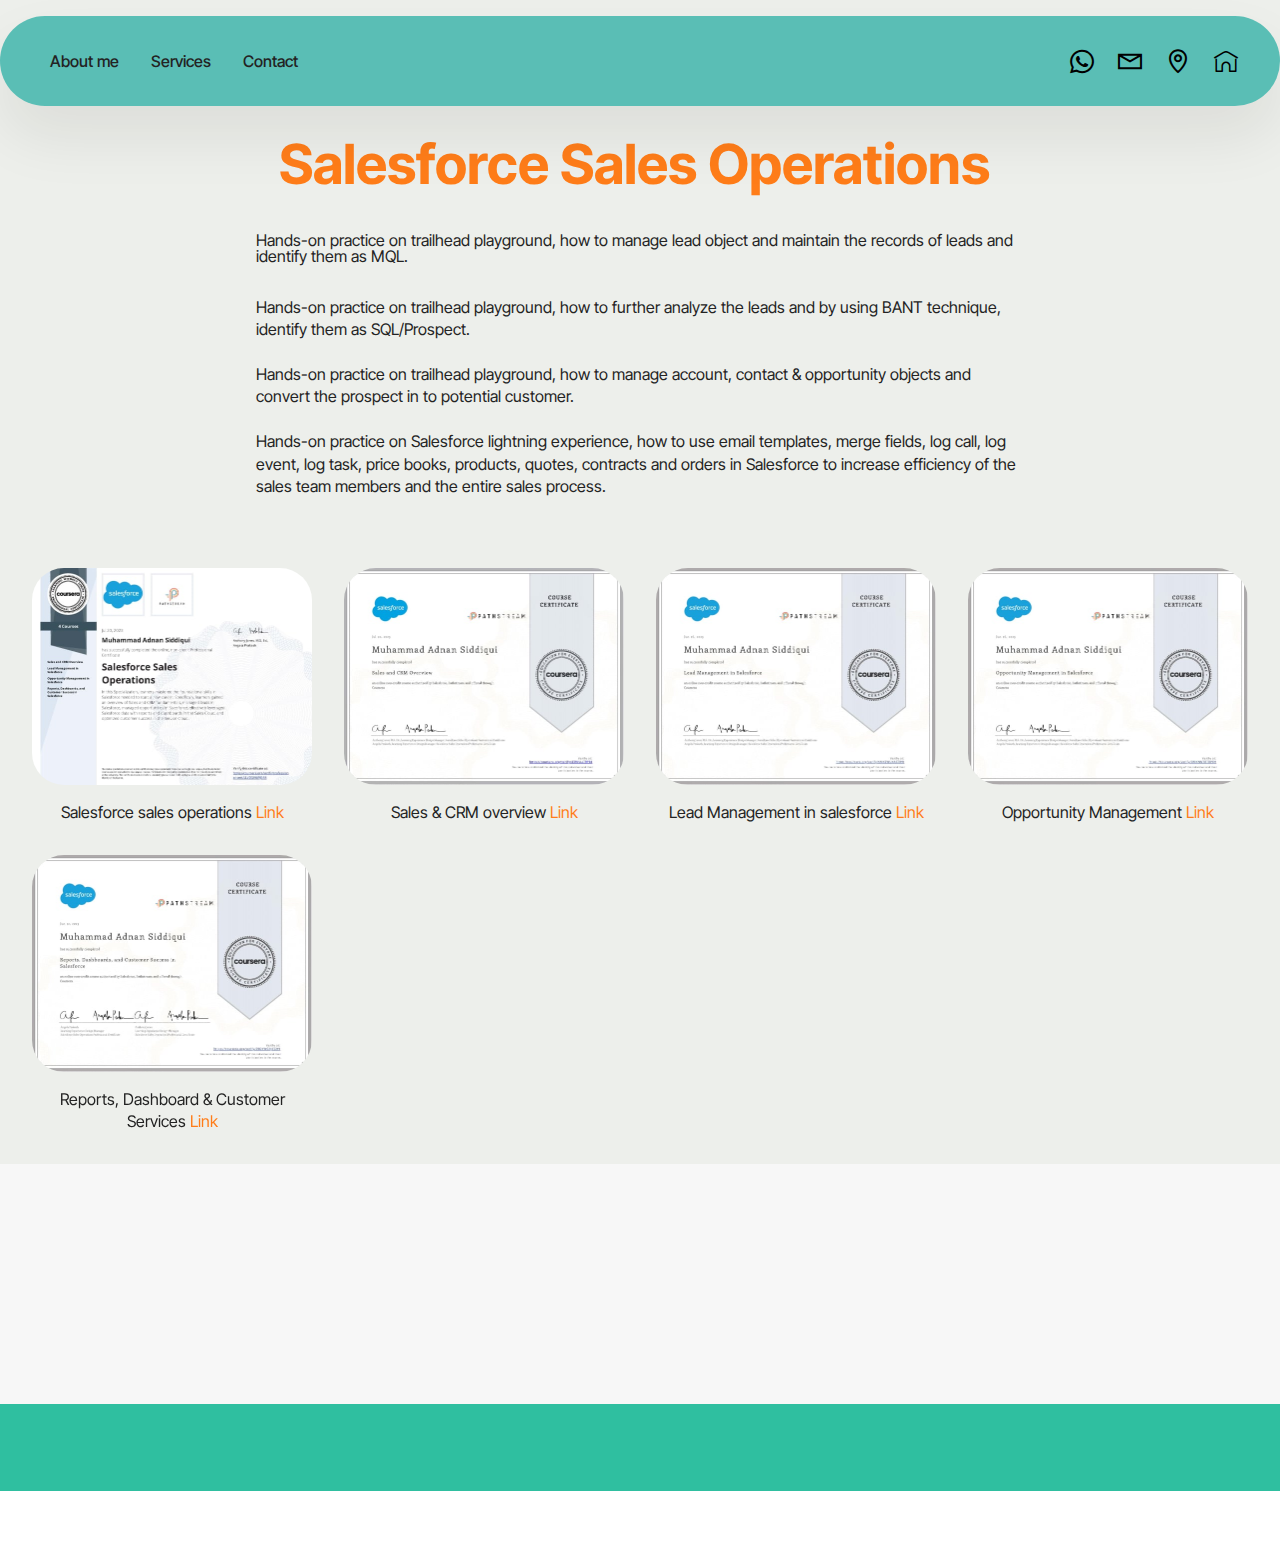
<file: page7.html>
<!DOCTYPE html>
<html  >
<head>
  <!-- Site made with Mobirise Website Builder v6.0.6, https://mobirise.com -->
  <meta charset="UTF-8">
  <meta http-equiv="X-UA-Compatible" content="IE=edge">
  <meta name="generator" content="Mobirise v6.0.6, mobirise.com">
  <meta name="viewport" content="width=device-width, initial-scale=1, minimum-scale=1">
  <link rel="shortcut icon" href="assets/images/7ff27035-eaba-47b2-a34a-133f0984ea2c-128x175-1.png" type="image/x-icon">
  <meta name="description" content="">
  
  
  <title>Salesforce Sales Operations</title>
  <link rel="stylesheet" href="assets/web/assets/mobirise-icons2/mobirise2.css">
  <link rel="stylesheet" href="assets/web/assets/mobirise-icons-bold/mobirise-icons-bold.css">
  <link rel="stylesheet" href="assets/bootstrap/css/bootstrap.min.css">
  <link rel="stylesheet" href="assets/bootstrap/css/bootstrap-grid.min.css">
  <link rel="stylesheet" href="assets/bootstrap/css/bootstrap-reboot.min.css">
  <link rel="stylesheet" href="assets/web/assets/gdpr-plugin/gdpr-styles.css">
  <link rel="stylesheet" href="assets/animatecss/animate.css">
  <link rel="stylesheet" href="assets/dropdown/css/style.css">
  <link rel="stylesheet" href="assets/socicon/css/styles.css">
  <link rel="stylesheet" href="assets/theme/css/style.css">
  <link rel="stylesheet" href="assets/gallery/style.css">
  <link rel="preload" href="https://fonts.googleapis.com/css?family=Inter+Tight:100,200,300,400,500,600,700,800,900,100i,200i,300i,400i,500i,600i,700i,800i,900i&display=swap" as="style" onload="this.onload=null;this.rel='stylesheet'">
  <noscript><link rel="stylesheet" href="https://fonts.googleapis.com/css?family=Inter+Tight:100,200,300,400,500,600,700,800,900,100i,200i,300i,400i,500i,600i,700i,800i,900i&display=swap"></noscript>
  <link rel="preload" as="style" href="assets/mobirise/css/mbr-additional.css?v=uWTACb"><link rel="stylesheet" href="assets/mobirise/css/mbr-additional.css?v=uWTACb" type="text/css">

  
  
  
</head>
<body>
  
  <section data-bs-version="5.1" class="menu menu3 cid-uVVpWIDokt" once="menu" id="menu03-3g">
	

	<nav class="navbar navbar-dropdown navbar-expand-lg">
		<div class="container">
			<div class="navbar-brand">
				
				
			</div>
			<button class="navbar-toggler" type="button" data-toggle="collapse" data-bs-toggle="collapse" data-target="#navbarSupportedContent" data-bs-target="#navbarSupportedContent" aria-controls="navbarNavAltMarkup" aria-expanded="false" aria-label="Toggle navigation">
				<div class="hamburger">
					<span></span>
					<span></span>
					<span></span>
					<span></span>
				</div>
			</button>
			<div class="collapse navbar-collapse" id="navbarSupportedContent">
				<ul class="navbar-nav nav-dropdown nav-right navbar-nav-top-padding" data-app-modern-menu="true"><li class="nav-item">
						<a class="nav-link link text-black text-primary display-7" href="page11.html" target="_blank">About me</a>
					</li>
					<li class="nav-item">
						<a class="nav-link link text-black show text-primary display-7" href="index.html#people02-3f" aria-expanded="false">Services</a>
					</li>
					<li class="nav-item">
						<a class="nav-link link text-black text-primary display-7" href="index.html#contacts02-9">Contact</a>
					</li></ul>
				<div class="icons-menu">
					<a class="iconfont-wrapper" href="https://wa.me/923323799843">
						<span class="p-2 mbr-iconfont socicon-whatsapp socicon"></span>
					</a>
					<a class="iconfont-wrapper" href="mailto:adnansiddiqui1503@gmail.com">
						<span class="p-2 mbr-iconfont mobi-mbri-letter mobi-mbri"></span>
					</a>
					<a class="iconfont-wrapper" href="index.html#contacts02-9">
						<span class="p-2 mbr-iconfont mobi-mbri-map-pin mobi-mbri"></span>
					</a>
					<a class="iconfont-wrapper" href="index.html" target="_blank">
						<span class="p-2 mbr-iconfont mbrib-home" style=""></span>
					</a>
				</div>
				
			</div>
		</div>
	</nav>
</section>

<section data-bs-version="5.1" class="gallery1 mbr-gallery cid-uVPyrB9Q5Q" id="gallery02-2q">   
    
    

    <div class="container">
        <div class="row justify-content-center">
            <div class="col-12 content-head">
                <div class="mbr-section-head mb-5">
                    <h3 class="mbr-section-title mbr-fonts-style align-center m-0 display-2"><strong>Salesforce Sales Operations&nbsp;</strong></h3>
                    <h4 class="mbr-section-subtitle mbr-fonts-style align-center mb-0 mt-4 display-7"><p>Hands-on practice on trailhead playground, how to manage lead object and maintain the records of leads and identify them as MQL.<br><br>
</p><div>Hands-on practice on trailhead playground, how to further analyze the leads and by using BANT technique, identify them as SQL/Prospect.</div><br><div>
</div><div>Hands-on practice on trailhead playground, how to manage account, contact &amp; opportunity objects and convert the prospect in to potential customer.</div><br><div>
</div><div>Hands-on practice on Salesforce lightning experience, how to use email templates, merge fields, log call, log event, log task, price books, products, quotes, contracts and orders in Salesforce to increase efficiency of the sales team members and the entire sales process.
</div><div><br></div><p></p></h4>
                </div>
            </div>
        </div>
        <div class="row mbr-gallery mbr-masonry" data-masonry="{&quot;percentPosition&quot;: true }">
            <div class="col-12 col-md-6 col-lg-3 item gallery-image active">
                <div class="item-wrapper" data-toggle="modal" data-bs-toggle="modal" data-target="#uXkmPgcXjM-modal" data-bs-target="#uXkmPgcXjM-modal">
                    <img class="w-100" src="assets/images/certifiate-561x434.jpg" alt="Mobirise Website Builder" data-slide-to="0" data-bs-slide-to="0" data-target="#lb-uXkmPgcXjM" data-bs-target="#lb-uXkmPgcXjM">
                    <div class="icon-wrapper">
                        <span class="mobi-mbri mobi-mbri-search mbr-iconfont mbr-iconfont-btn"></span>
                    </div>
                </div>
                <h6 class="mbr-item-subtitle mbr-fonts-style align-center mb-0 mt-3 display-7">Salesforce sales operations&nbsp;<a href="https://coursera.org/verify/professional-cert/LLVDGK6WJ5R4" class="text-info text-primary" target="_blank">Link</a>
                </h6>
            </div>
            <div class="col-12 col-md-6 col-lg-3 item gallery-image">
                <div class="item-wrapper" data-toggle="modal" data-bs-toggle="modal" data-target="#uXkmPgcXjM-modal" data-bs-target="#uXkmPgcXjM-modal">
                    <img class="w-100" src="assets/images/sales2020crm20over20view-561x434.jpg" alt="Mobirise Website Builder" data-slide-to="1" data-bs-slide-to="1" data-target="#lb-uXkmPgcXjM" data-bs-target="#lb-uXkmPgcXjM">
                    <div class="icon-wrapper">
                        <span class="mobi-mbri mobi-mbri-search mbr-iconfont mbr-iconfont-btn"></span>
                    </div>
                </div>
                <h6 class="mbr-item-subtitle mbr-fonts-style align-center mb-0 mt-3 display-7">Sales &amp; CRM overview&nbsp;<a href="https://coursera.org/verify/43RVLLLTRF94" class="text-info text-primary" target="_blank">Link</a>
                </h6>
            </div><div class="col-12 col-md-6 col-lg-3 item gallery-image">
                <div class="item-wrapper" data-toggle="modal" data-bs-toggle="modal" data-target="#uXkmPgcXjM-modal" data-bs-target="#uXkmPgcXjM-modal">
                    <img class="w-100" src="assets/images/lead20management-561x434.jpg" alt="Mobirise Website Builder" data-slide-to="2" data-bs-slide-to="2" data-target="#lb-uXkmPgcXjM" data-bs-target="#lb-uXkmPgcXjM">
                    <div class="icon-wrapper">
                        <span class="mobi-mbri mobi-mbri-search mbr-iconfont mbr-iconfont-btn"></span>
                    </div>
                </div>
                <h6 class="mbr-item-subtitle mbr-fonts-style align-center mb-0 mt-3 display-7">
                    Lead Management in salesforce&nbsp;<a href="https://coursera.org/verify/KMX2WUKA67RW" class="text-info text-primary" target="_blank">Link</a>
                </h6>
            </div>
            <div class="col-12 col-md-6 col-lg-3 item gallery-image">
                <div class="item-wrapper" data-toggle="modal" data-bs-toggle="modal" data-target="#uXkmPgcXjM-modal" data-bs-target="#uXkmPgcXjM-modal">
                    <img class="w-100" src="assets/images/opportunity20management-561x434.jpg" alt="Mobirise Website Builder" data-slide-to="3" data-bs-slide-to="3" data-target="#lb-uXkmPgcXjM" data-bs-target="#lb-uXkmPgcXjM">
                    <div class="icon-wrapper">
                        <span class="mobi-mbri mobi-mbri-search mbr-iconfont mbr-iconfont-btn"></span>
                    </div>
                </div>
                <h6 class="mbr-item-subtitle mbr-fonts-style align-center mb-0 mt-3 display-7">
                    Opportunity Management&nbsp;<a href="https://coursera.org/verify/BMXNN78TBP8H" class="text-info text-primary" target="_blank">Link</a>
                </h6>
            </div>
            <div class="col-12 col-md-6 col-lg-3 item gallery-image">
                <div class="item-wrapper" data-toggle="modal" data-bs-toggle="modal" data-target="#uXkmPgcXjM-modal" data-bs-target="#uXkmPgcXjM-modal">
                    <img class="w-100" src="assets/images/reports2020dashboard-561x434.jpg" alt="Mobirise Website Builder" data-slide-to="4" data-bs-slide-to="4" data-target="#lb-uXkmPgcXjM" data-bs-target="#lb-uXkmPgcXjM">
                    <div class="icon-wrapper">
                        <span class="mobi-mbri mobi-mbri-search mbr-iconfont mbr-iconfont-btn"></span>
                    </div>
                </div>
                <h6 class="mbr-item-subtitle mbr-fonts-style align-center mb-0 mt-3 display-7">Reports, Dashboard &amp; Customer Services&nbsp;<a href="https://coursera.org/verify/39DYWGRJEGH9" class="text-info text-primary" target="_blank">Link</a>
                </h6>
            </div>
            
            
            
        </div>

        <div class="modal mbr-slider" tabindex="-1" role="dialog" aria-hidden="true" id="uXkmPgcXjM-modal">
            <div class="modal-dialog" role="document">
                <div class="modal-content">
                    <div class="modal-body">
                        <div class="carousel slide" id="lb-uXkmPgcXjM" data-interval="5000" data-bs-interval="5000">
                            <div class="carousel-inner">
                                <div class="carousel-item active">
                                    <img class="d-block w-100" src="assets/images/certifiate-561x434.jpg" alt="Mobirise Website Builder">
                                </div>
                                <div class="carousel-item">
                                    <img class="d-block w-100" src="assets/images/sales2020crm20over20view-561x434.jpg" alt="Mobirise Website Builder">
                                </div><div class="carousel-item">
                                    <img class="d-block w-100" src="assets/images/lead20management-561x434.jpg" alt="Mobirise Website Builder">
                                </div>
                                <div class="carousel-item">
                                    <img class="d-block w-100" src="assets/images/opportunity20management-561x434.jpg" alt="Mobirise Website Builder">
                                </div>
                                <div class="carousel-item">
                                    <img class="d-block w-100" src="assets/images/reports2020dashboard-561x434.jpg" alt="Mobirise Website Builder">
                                </div>
                                
                                
                                
                            </div>
                            <ol class="carousel-indicators">
                                <li data-slide-to="0" data-bs-slide-to="0" class="active" data-target="#lb-uXkmPgcXjM" data-bs-target="#lb-uXkmPgcXjM"></li>
                                <li data-slide-to="1" data-bs-slide-to="1" data-target="#lb-uXkmPgcXjM" data-bs-target="#lb-uXkmPgcXjM"></li>
                                <li data-slide-to="2" data-bs-slide-to="2" data-target="#lb-uXkmPgcXjM" data-bs-target="#lb-uXkmPgcXjM"></li>
                                <li data-slide-to="3" data-bs-slide-to="3" data-target="#lb-uXkmPgcXjM" data-bs-target="#lb-uXkmPgcXjM"></li>
                                <li data-slide-to="4" data-bs-slide-to="4" data-target="#lb-uXkmPgcXjM" data-bs-target="#lb-uXkmPgcXjM"></li>
                                
                                
                            </ol>
                            <a role="button" href="" class="close" data-dismiss="modal" data-bs-dismiss="modal" aria-label="Close">
                            </a>
                            <a class="carousel-control-prev carousel-control" role="button" data-slide="prev" data-bs-slide="prev" href="#lb-uXkmPgcXjM">
                                <span class="mobi-mbri mobi-mbri-arrow-prev" aria-hidden="true"></span>
                                <span class="sr-only visually-hidden">Previous</span>
                            </a>
                            <a class="carousel-control-next carousel-control" role="button" data-slide="next" data-bs-slide="next" href="#lb-uXkmPgcXjM">
                                <span class="mobi-mbri mobi-mbri-arrow-next" aria-hidden="true"></span>
                                <span class="sr-only visually-hidden">Next</span>
                            </a>
                        </div>
                    </div>
                </div>
            </div>
        </div>
    </div>
</section>

<section data-bs-version="5.1" class="social4 cid-uWno1ljbV8" id="social04-4a">
    
    
    

    <div class="container">
        <div class="media-container-row">
            <div class="col-12">
                <h3 class="mbr-section-title align-center mb-5 mbr-fonts-style display-2">
                    <strong>Follow me</strong></h3>
                <div class="social-list align-center">
                    
                    
                    
                    
                    
                    <a class="iconfont-wrapper bg-linkedin m-2" href="https://www.linkedin.com/in/muhammad-adnan-siddiqui-32600738/" target="_blank">
                        <span class="socicon-linkedin socicon" style=""></span>
                    </a>
                    
                    
                    
                    
                    
                </div>
            </div>
        </div>
    </div>
</section>

<section data-bs-version="5.1" class="footer4 cid-uVIXPtX486" once="footers" id="footer04-2p">

    

    

    <div class="container">
        <div class="media-container-row align-center mbr-white">
            <div class="col-12">
                <p class="mbr-text mb-0 mbr-fonts-style display-7"><strong>
                    © Copyright 2025 MAS - All Rights Reserved
                </strong></p>
            </div>
        </div>
    </div>
</section><section class="display-7" style="padding: 0;align-items: center;justify-content: center;flex-wrap: wrap;    align-content: center;display: flex;position: relative;height: 4rem;"><a href="https://mobiri.se/4175729" style="flex: 1 1;height: 4rem;position: absolute;width: 100%;z-index: 1;"><img alt="" style="height: 4rem;" src="[data-uri]"></a><p style="margin: 0;text-align: center;" class="display-7">&#8204;</p><a style="z-index:1" href="https://mobirise.com/drag-drop-website-builder.html">Drag and Drop Website Builder</a></section><script src="assets/bootstrap/js/bootstrap.bundle.min.js"></script>  <script src="assets/smoothscroll/smooth-scroll.js"></script>  <script src="assets/ytplayer/index.js"></script>  <script src="assets/dropdown/js/navbar-dropdown.js"></script>  <script src="assets/masonry/masonry.pkgd.min.js"></script>  <script src="assets/imagesloaded/imagesloaded.pkgd.min.js"></script>  <script src="assets/theme/js/script.js"></script>  <script src="assets/gallery/player.min.js"></script>  <script src="assets/gallery/script.js"></script>  
  
  
 <div id="scrollToTop" class="scrollToTop mbr-arrow-up"><a style="text-align: center;"><i class="mbr-arrow-up-icon mbr-arrow-up-icon-cm cm-icon cm-icon-smallarrow-up"></i></a></div>
    <input name="animation" type="hidden">
  </body>
</html>
</file>
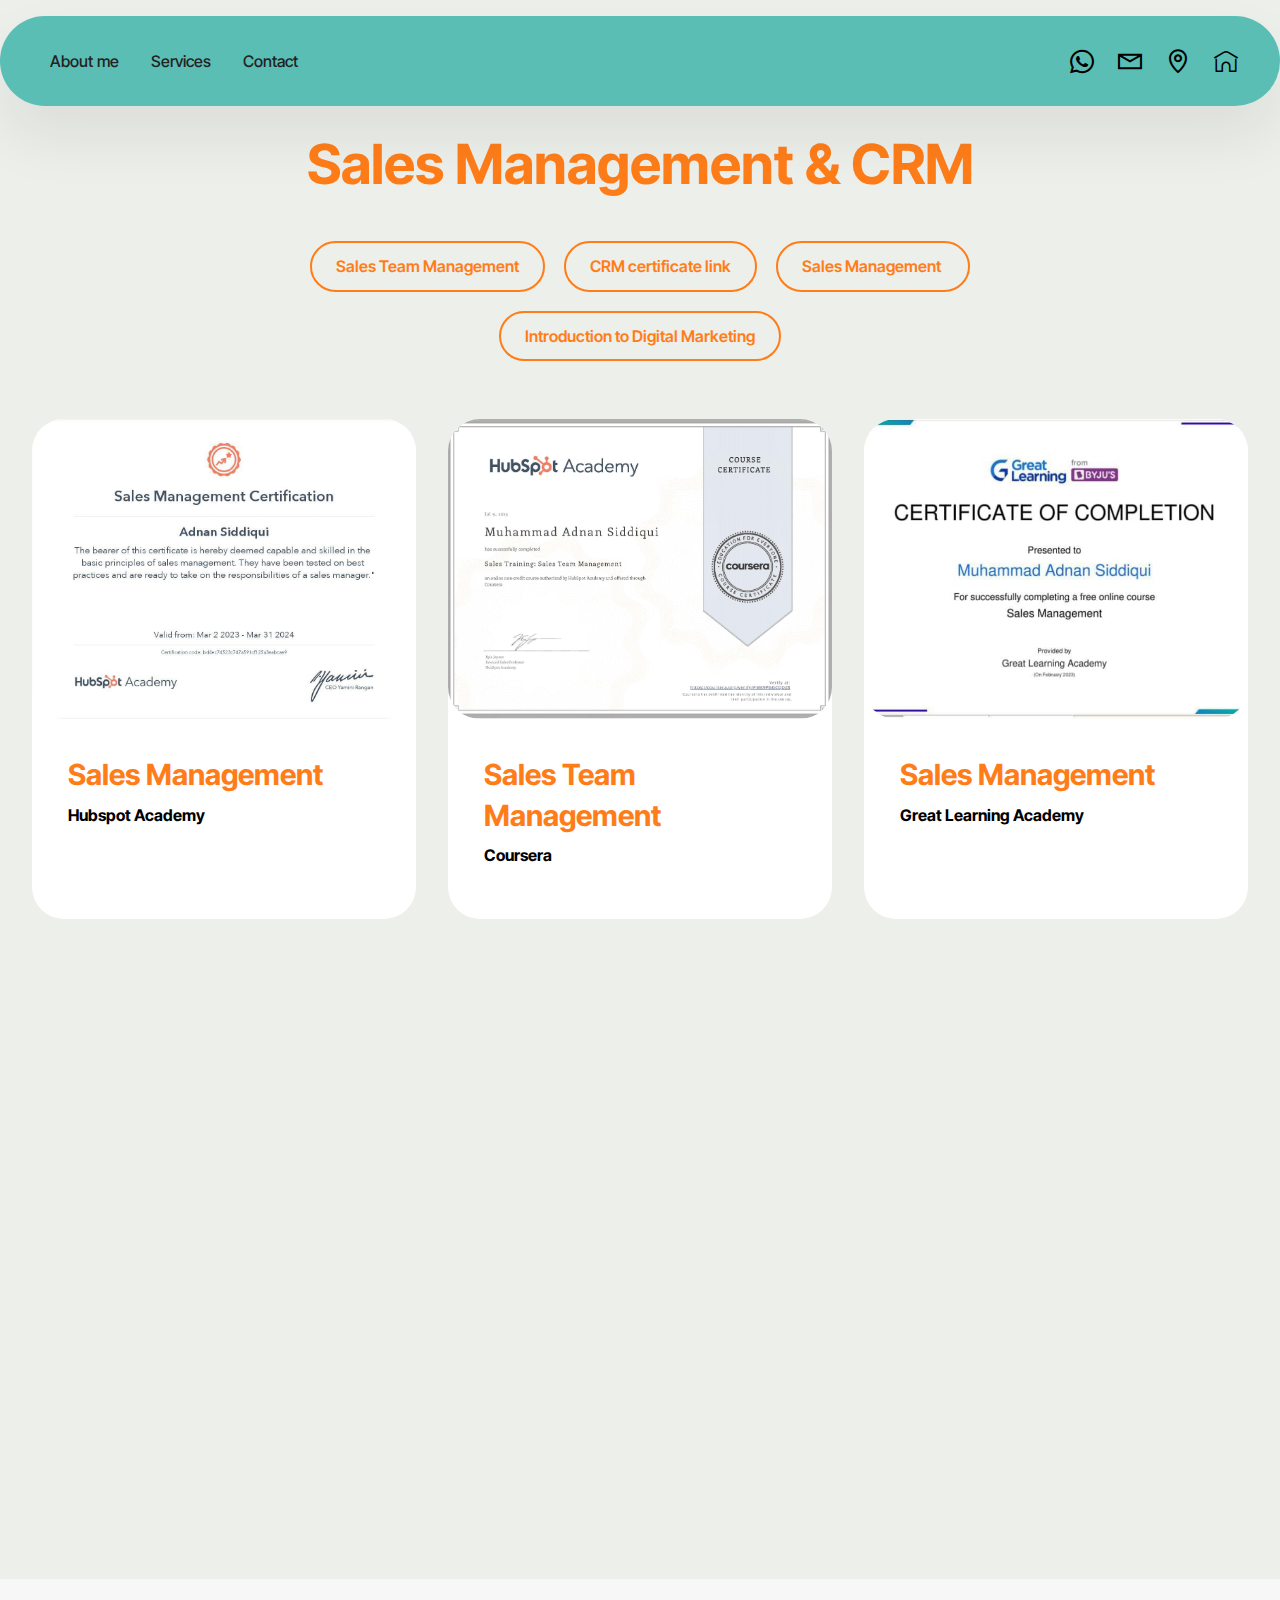
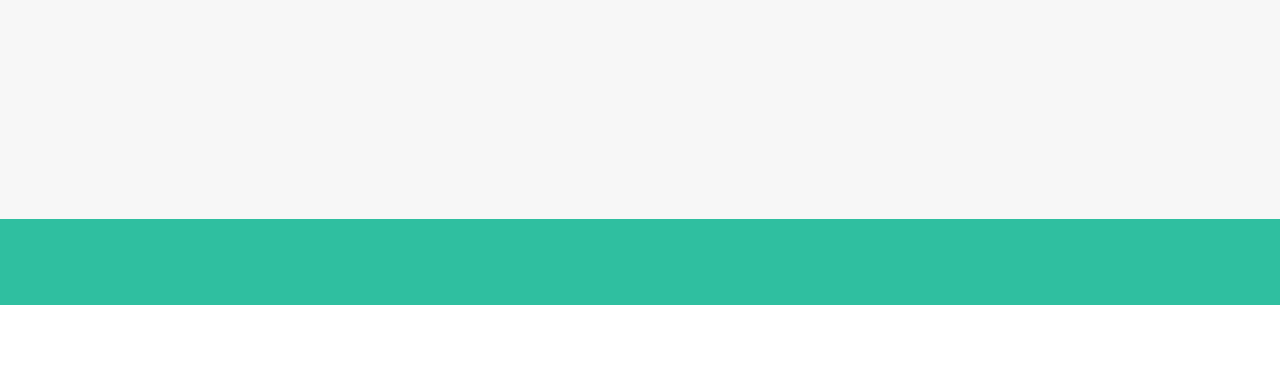
<file: page8.html>
<!DOCTYPE html>
<html  >
<head>
  <!-- Site made with Mobirise Website Builder v6.0.6, https://mobirise.com -->
  <meta charset="UTF-8">
  <meta http-equiv="X-UA-Compatible" content="IE=edge">
  <meta name="generator" content="Mobirise v6.0.6, mobirise.com">
  <meta name="viewport" content="width=device-width, initial-scale=1, minimum-scale=1">
  <link rel="shortcut icon" href="assets/images/7ff27035-eaba-47b2-a34a-133f0984ea2c-128x175-1.png" type="image/x-icon">
  <meta name="description" content="">
  
  
  <title>Sales Management</title>
  <link rel="stylesheet" href="assets/web/assets/mobirise-icons2/mobirise2.css">
  <link rel="stylesheet" href="assets/web/assets/mobirise-icons-bold/mobirise-icons-bold.css">
  <link rel="stylesheet" href="assets/bootstrap/css/bootstrap.min.css">
  <link rel="stylesheet" href="assets/bootstrap/css/bootstrap-grid.min.css">
  <link rel="stylesheet" href="assets/bootstrap/css/bootstrap-reboot.min.css">
  <link rel="stylesheet" href="assets/web/assets/gdpr-plugin/gdpr-styles.css">
  <link rel="stylesheet" href="assets/animatecss/animate.css">
  <link rel="stylesheet" href="assets/dropdown/css/style.css">
  <link rel="stylesheet" href="assets/socicon/css/styles.css">
  <link rel="stylesheet" href="assets/theme/css/style.css">
  <link rel="preload" href="https://fonts.googleapis.com/css?family=Inter+Tight:100,200,300,400,500,600,700,800,900,100i,200i,300i,400i,500i,600i,700i,800i,900i&display=swap" as="style" onload="this.onload=null;this.rel='stylesheet'">
  <noscript><link rel="stylesheet" href="https://fonts.googleapis.com/css?family=Inter+Tight:100,200,300,400,500,600,700,800,900,100i,200i,300i,400i,500i,600i,700i,800i,900i&display=swap"></noscript>
  <link rel="preload" as="style" href="assets/mobirise/css/mbr-additional.css?v=9oXvh3"><link rel="stylesheet" href="assets/mobirise/css/mbr-additional.css?v=9oXvh3" type="text/css">

  
  
  
</head>
<body>
  
  <section data-bs-version="5.1" class="menu menu3 cid-uVVpWIDokt" once="menu" id="menu03-3g">
	

	<nav class="navbar navbar-dropdown navbar-expand-lg">
		<div class="container">
			<div class="navbar-brand">
				
				
			</div>
			<button class="navbar-toggler" type="button" data-toggle="collapse" data-bs-toggle="collapse" data-target="#navbarSupportedContent" data-bs-target="#navbarSupportedContent" aria-controls="navbarNavAltMarkup" aria-expanded="false" aria-label="Toggle navigation">
				<div class="hamburger">
					<span></span>
					<span></span>
					<span></span>
					<span></span>
				</div>
			</button>
			<div class="collapse navbar-collapse" id="navbarSupportedContent">
				<ul class="navbar-nav nav-dropdown nav-right navbar-nav-top-padding" data-app-modern-menu="true"><li class="nav-item">
						<a class="nav-link link text-black text-primary display-7" href="page11.html" target="_blank">About me</a>
					</li>
					<li class="nav-item">
						<a class="nav-link link text-black show text-primary display-7" href="index.html#people02-3f" aria-expanded="false">Services</a>
					</li>
					<li class="nav-item">
						<a class="nav-link link text-black text-primary display-7" href="index.html#contacts02-9">Contact</a>
					</li></ul>
				<div class="icons-menu">
					<a class="iconfont-wrapper" href="https://wa.me/923323799843">
						<span class="p-2 mbr-iconfont socicon-whatsapp socicon"></span>
					</a>
					<a class="iconfont-wrapper" href="mailto:adnansiddiqui1503@gmail.com">
						<span class="p-2 mbr-iconfont mobi-mbri-letter mobi-mbri"></span>
					</a>
					<a class="iconfont-wrapper" href="index.html#contacts02-9">
						<span class="p-2 mbr-iconfont mobi-mbri-map-pin mobi-mbri"></span>
					</a>
					<a class="iconfont-wrapper" href="index.html" target="_blank">
						<span class="p-2 mbr-iconfont mbrib-home" style=""></span>
					</a>
				</div>
				
			</div>
		</div>
	</nav>
</section>

<section data-bs-version="5.1" class="features6 start cid-uVQ08444RR" id="features06-30">
	
	
	<div class="container">
		<div class="row justify-content-center">
			<div class="col-12 content-head">
				<div class="mbr-section-head mb-5">
					<h4 class="mbr-section-title mbr-fonts-style align-center mb-0 display-2">
						<strong>Sales Management &amp; CRM</strong></h4>
					
					<div class="mbr-section-btn item-footer mt-4"><a href="https://www.coursera.org/account/accomplishments/verify/PMK9PGGCQDZ8" class="btn item-btn btn-info-outline display-7" target="_blank">Sales Team Management</a> <a href="https://olympus.mygreatlearning.com/courses/63619/certificate" class="btn item-btn btn-info-outline display-7" target="_blank">CRM certificate link</a> <a href="https://olympus.mygreatlearning.com/courses/67018/certificate" class="btn item-btn btn-info-outline display-7" target="_blank">Sales Management&nbsp;</a>  <a href="https://olympus.mygreatlearning.com/courses/11107/certificate" class="btn item-btn btn-info-outline display-7" target="_blank">Introduction to Digital Marketing</a></div>
				</div>
			</div>
		</div>
		<div class="row">
			<div class="item features-image col-12 col-md-6 col-lg-4 active">
				<div class="item-wrapper">
					<div class="item-img">
						<img src="assets/images/whatsapp20image-page-4-1140x880.jpg" alt="Mobirise Website Builder" data-slide-to="0" data-bs-slide-to="0">
					</div>
					<div class="item-content">
						<h5 class="item-title mbr-fonts-style display-5">
							<strong>Sales Management</strong></h5>
						<p class="mbr-text mbr-fonts-style display-7"><strong>
							Hubspot Academy</strong></p>
						
					</div>
				</div>
			</div><div class="item features-image col-12 col-md-6 col-lg-4">
				<div class="item-wrapper">
					<div class="item-img">
						<img src="assets/images/coursera20pmk9pggcqdz8-2200x1700.jpg" alt="Mobirise Website Builder" data-slide-to="1" data-bs-slide-to="1">
					</div>
					<div class="item-content">
						<h5 class="item-title mbr-fonts-style display-5">
							<strong>Sales Team Management</strong></h5>
						<p class="mbr-text mbr-fonts-style display-7"><strong>
							Coursera</strong></p>
						
					</div>
				</div>
			</div><div class="item features-image col-12 col-md-6 col-lg-4">
				<div class="item-wrapper">
					<div class="item-img">
						<img src="assets/images/whatsapp20image-page-1-770x515.jpg" alt="Mobirise Website Builder" data-slide-to="2" data-bs-slide-to="2">
					</div>
					<div class="item-content">
						<h5 class="item-title mbr-fonts-style display-5">
							<strong>Sales Management</strong></h5>
						<p class="mbr-text mbr-fonts-style display-7"><strong>
							Great Learning Academy</strong></p>
						
					</div>
				</div>
			</div>
			<div class="item features-image col-12 col-md-6 col-lg-4">
				<div class="item-wrapper">
					<div class="item-img">
						<img src="assets/images/whatsapp20image-page-3-770x538.jpg" alt="Mobirise Website Builder" data-slide-to="3" data-bs-slide-to="3">
					</div>
					<div class="item-content">
						<h5 class="item-title mbr-fonts-style display-5"><strong>Introduction to Digital Marketing</strong></h5>
						<p class="mbr-text mbr-fonts-style display-7"><strong>
							Great Learning Academy
						</strong></p>
						
					</div>
				</div>
			</div>
			<div class="item features-image col-12 col-md-6 col-lg-4">
				<div class="item-wrapper">
					<div class="item-img">
						<img src="assets/images/whatsapp20image-page-2-770x536.jpg" alt="Mobirise Website Builder" data-slide-to="4" data-bs-slide-to="4">
					</div>
					<div class="item-content">
						<h5 class="item-title mbr-fonts-style display-5">
							<strong>CRM</strong></h5>
						<p class="mbr-text mbr-fonts-style display-7"><strong>
							Great Learning Academy</strong><br>
						</p>
						
					</div>
				</div>
			</div>
		</div>
	</div>
</section>

<section data-bs-version="5.1" class="social4 cid-uWnnYwyskz" id="social04-49">
    
    
    

    <div class="container">
        <div class="media-container-row">
            <div class="col-12">
                <h3 class="mbr-section-title align-center mb-5 mbr-fonts-style display-2">
                    <strong>Follow me</strong></h3>
                <div class="social-list align-center">
                    
                    
                    
                    
                    
                    <a class="iconfont-wrapper bg-linkedin m-2" href="https://www.linkedin.com/in/muhammad-adnan-siddiqui-32600738/" target="_blank">
                        <span class="socicon-linkedin socicon" style=""></span>
                    </a>
                    
                    
                    
                    
                    
                </div>
            </div>
        </div>
    </div>
</section>

<section data-bs-version="5.1" class="footer4 cid-uVIXPtX486" once="footers" id="footer04-2z">

    

    

    <div class="container">
        <div class="media-container-row align-center mbr-white">
            <div class="col-12">
                <p class="mbr-text mb-0 mbr-fonts-style display-7"><strong>
                    © Copyright 2025 MAS - All Rights Reserved
                </strong></p>
            </div>
        </div>
    </div>
</section><section class="display-7" style="padding: 0;align-items: center;justify-content: center;flex-wrap: wrap;    align-content: center;display: flex;position: relative;height: 4rem;"><a href="https://mobiri.se/4175729" style="flex: 1 1;height: 4rem;position: absolute;width: 100%;z-index: 1;"><img alt="" style="height: 4rem;" src="[data-uri]"></a><p style="margin: 0;text-align: center;" class="display-7">&#8204;</p><a style="z-index:1" href="https://mobirise.com/offline-website-builder.html">Offline Website Maker</a></section><script src="assets/bootstrap/js/bootstrap.bundle.min.js"></script>  <script src="assets/smoothscroll/smooth-scroll.js"></script>  <script src="assets/ytplayer/index.js"></script>  <script src="assets/dropdown/js/navbar-dropdown.js"></script>  <script src="assets/theme/js/script.js"></script>  
  
  
 <div id="scrollToTop" class="scrollToTop mbr-arrow-up"><a style="text-align: center;"><i class="mbr-arrow-up-icon mbr-arrow-up-icon-cm cm-icon cm-icon-smallarrow-up"></i></a></div>
    <input name="animation" type="hidden">
  </body>
</html>
</file>
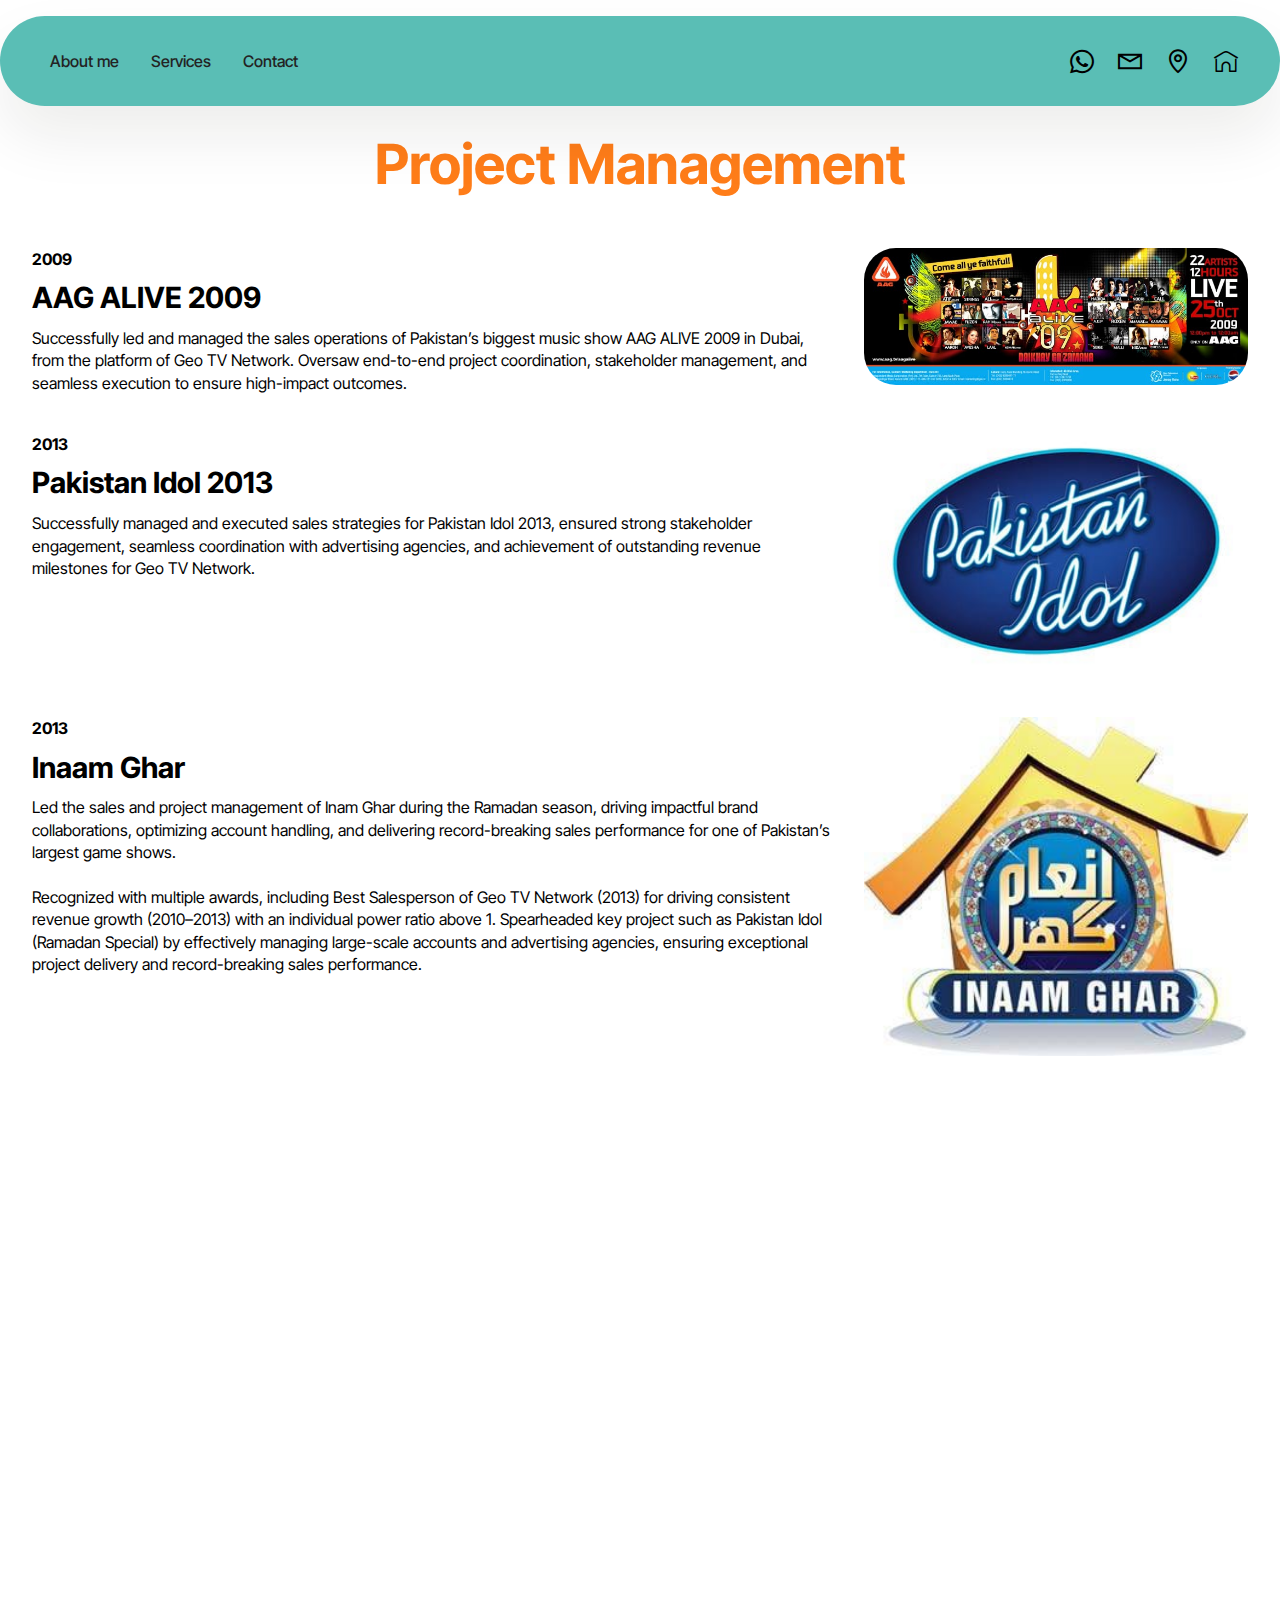
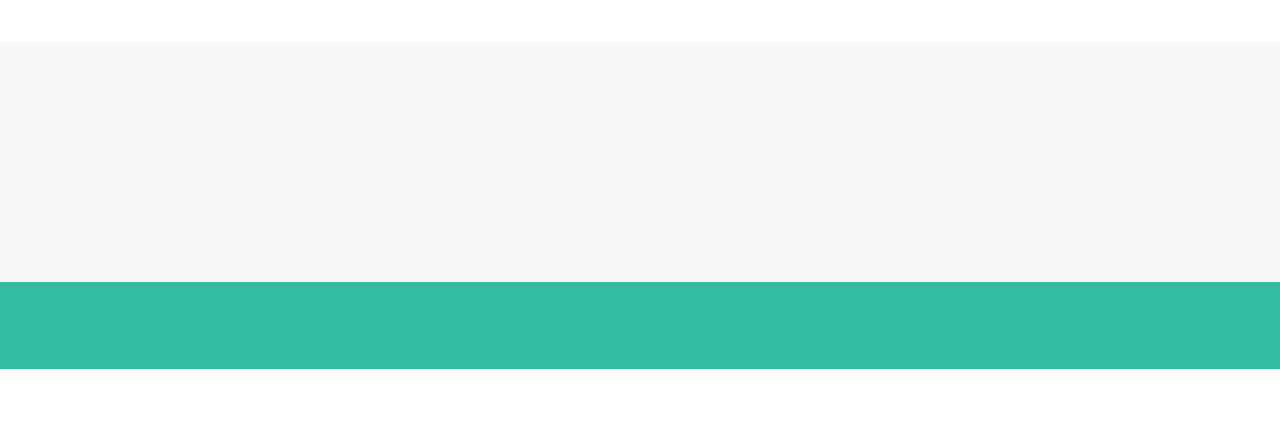
<file: page9.html>
<!DOCTYPE html>
<html  >
<head>
  <!-- Site made with Mobirise Website Builder v6.0.6, https://mobirise.com -->
  <meta charset="UTF-8">
  <meta http-equiv="X-UA-Compatible" content="IE=edge">
  <meta name="generator" content="Mobirise v6.0.6, mobirise.com">
  <meta name="viewport" content="width=device-width, initial-scale=1, minimum-scale=1">
  <link rel="shortcut icon" href="assets/images/7ff27035-eaba-47b2-a34a-133f0984ea2c-128x175-1.png" type="image/x-icon">
  <meta name="description" content="">
  
  
  <title>Project Management</title>
  <link rel="stylesheet" href="assets/web/assets/mobirise-icons2/mobirise2.css">
  <link rel="stylesheet" href="assets/web/assets/mobirise-icons-bold/mobirise-icons-bold.css">
  <link rel="stylesheet" href="assets/bootstrap/css/bootstrap.min.css">
  <link rel="stylesheet" href="assets/bootstrap/css/bootstrap-grid.min.css">
  <link rel="stylesheet" href="assets/bootstrap/css/bootstrap-reboot.min.css">
  <link rel="stylesheet" href="assets/web/assets/gdpr-plugin/gdpr-styles.css">
  <link rel="stylesheet" href="assets/animatecss/animate.css">
  <link rel="stylesheet" href="assets/dropdown/css/style.css">
  <link rel="stylesheet" href="assets/socicon/css/styles.css">
  <link rel="stylesheet" href="assets/theme/css/style.css">
  <link rel="preload" href="https://fonts.googleapis.com/css?family=Inter+Tight:100,200,300,400,500,600,700,800,900,100i,200i,300i,400i,500i,600i,700i,800i,900i&display=swap" as="style" onload="this.onload=null;this.rel='stylesheet'">
  <noscript><link rel="stylesheet" href="https://fonts.googleapis.com/css?family=Inter+Tight:100,200,300,400,500,600,700,800,900,100i,200i,300i,400i,500i,600i,700i,800i,900i&display=swap"></noscript>
  <link rel="preload" as="style" href="assets/mobirise/css/mbr-additional.css?v=iGpWzV"><link rel="stylesheet" href="assets/mobirise/css/mbr-additional.css?v=iGpWzV" type="text/css">

  
  
  
</head>
<body>
  
  <section data-bs-version="5.1" class="menu menu3 cid-uVVpWIDokt" once="menu" id="menu03-3g">
	

	<nav class="navbar navbar-dropdown navbar-expand-lg">
		<div class="container">
			<div class="navbar-brand">
				
				
			</div>
			<button class="navbar-toggler" type="button" data-toggle="collapse" data-bs-toggle="collapse" data-target="#navbarSupportedContent" data-bs-target="#navbarSupportedContent" aria-controls="navbarNavAltMarkup" aria-expanded="false" aria-label="Toggle navigation">
				<div class="hamburger">
					<span></span>
					<span></span>
					<span></span>
					<span></span>
				</div>
			</button>
			<div class="collapse navbar-collapse" id="navbarSupportedContent">
				<ul class="navbar-nav nav-dropdown nav-right navbar-nav-top-padding" data-app-modern-menu="true"><li class="nav-item">
						<a class="nav-link link text-black text-primary display-7" href="page11.html" target="_blank">About me</a>
					</li>
					<li class="nav-item">
						<a class="nav-link link text-black show text-primary display-7" href="index.html#people02-3f" aria-expanded="false">Services</a>
					</li>
					<li class="nav-item">
						<a class="nav-link link text-black text-primary display-7" href="index.html#contacts02-9">Contact</a>
					</li></ul>
				<div class="icons-menu">
					<a class="iconfont-wrapper" href="https://wa.me/923323799843">
						<span class="p-2 mbr-iconfont socicon-whatsapp socicon"></span>
					</a>
					<a class="iconfont-wrapper" href="mailto:adnansiddiqui1503@gmail.com">
						<span class="p-2 mbr-iconfont mobi-mbri-letter mobi-mbri"></span>
					</a>
					<a class="iconfont-wrapper" href="index.html#contacts02-9">
						<span class="p-2 mbr-iconfont mobi-mbri-map-pin mobi-mbri"></span>
					</a>
					<a class="iconfont-wrapper" href="index.html" target="_blank">
						<span class="p-2 mbr-iconfont mbrib-home" style=""></span>
					</a>
				</div>
				
			</div>
		</div>
	</nav>
</section>

<section data-bs-version="5.1" class="timeline02 cid-uVQaAclmXs" id="timeline02-34">
  
  <div class="container-fluid">
    <div class="row justify-content-center">
      <div class="col-12 mb-5 content-head">
        <h3 class="mbr-section-title mbr-fonts-style align-center mb-0 display-2">
          <strong>Project Management</strong><strong><br></strong></h3>
        
      </div>
    </div>
    <div class="row justify-content-center item features-without-image active">
      <div class="col-12 col-lg">
        <p class="mbr-card-subtitle mbr-fonts-style mt-0 mb-2 display-7"><strong>
          2009</strong></p>
        <h5 class="mbr-card-title mbr-fonts-style mt-0 mb-2 display-5">
          <strong>AAG ALIVE 2009</strong></h5>
        <p class="mbr-text mbr-fonts-style mt-0 display-7">
          Successfully led and managed the sales operations of Pakistan’s biggest music show AAG ALIVE 2009 in Dubai, from the platform of Geo TV Network. Oversaw end-to-end project coordination, stakeholder management, and seamless execution to ensure high-impact outcomes.
        </p>
      </div>
      <div class="col-md-12 col-lg-4 item-wrapper">
        <div class="image-wrapper mb-5">
          <img src="assets/images/aag20alive20small20logo-700x250.jpg" alt="Mobirise Website Builder" data-slide-to="0" data-bs-slide-to="0">
        </div>
      </div>
    </div>
    <div class="row justify-content-center item features-without-image">
      <div class="col-12 col-lg">
        <p class="mbr-card-subtitle mbr-fonts-style mt-0 mb-2 display-7"><strong>
          2013</strong></p>
        <h5 class="mbr-card-title mbr-fonts-style mt-0 mb-2 display-5">
          <strong>Pakistan Idol 2013</strong></h5>
        <p class="mbr-text mbr-fonts-style mt-0 display-7">
          Successfully managed and executed sales strategies for Pakistan Idol 2013, ensured strong stakeholder engagement, seamless coordination with advertising agencies, and achievement of outstanding revenue milestones for Geo TV Network.
        </p>
      </div>
      <div class="col-md-12 col-lg-4 item-wrapper">
        <div class="image-wrapper mb-5">
          <img src="assets/images/small20pakistan-idol-logo-400x246.jpg" alt="Mobirise Website Builder" data-slide-to="1" data-bs-slide-to="1">
        </div>
      </div>
    </div><div class="row justify-content-center item features-without-image">
      <div class="col-12 col-lg">
        <p class="mbr-card-subtitle mbr-fonts-style mt-0 mb-2 display-7"><strong>
          2013</strong></p>
        <h5 class="mbr-card-title mbr-fonts-style mt-0 mb-2 display-5">
          <strong>Inaam Ghar</strong></h5>
        <p class="mbr-text mbr-fonts-style mt-0 display-7">
          Led the sales and project management of Inam Ghar during the Ramadan season, driving impactful brand collaborations, optimizing account handling, and delivering record-breaking sales performance for one of Pakistan’s largest game shows.&nbsp;<br><br>Recognized with multiple awards, including Best Salesperson of Geo TV Network (2013) for driving consistent revenue growth (2010–2013) with an individual power ratio above 1. Spearheaded key project such as Pakistan Idol (Ramadan Special) by effectively managing large-scale accounts and advertising agencies, ensuring exceptional project delivery and record-breaking sales performance.<br>
        </p>
      </div>
      <div class="col-md-12 col-lg-4 item-wrapper">
        <div class="image-wrapper mb-5">
          <img src="assets/images/296440024-143017505039579-5972352352851033319-n-318x281.jpg" alt="Mobirise Website Builder" data-slide-to="2" data-bs-slide-to="2">
        </div>
      </div>
    </div><div class="row justify-content-center item features-without-image">
      <div class="col-12 col-lg">
        <p class="mbr-card-subtitle mbr-fonts-style mt-0 mb-2 display-7"><strong>
          2022-2024</strong></p>
        <h5 class="mbr-card-title mbr-fonts-style mt-0 mb-2 display-5">
          <strong>Geo Television Network</strong></h5>
        <p class="mbr-text mbr-fonts-style mt-0 display-7">
          Delivered and executed large-scale corporate sales and advertising projects (2022–2024), focusing on goal-oriented project execution, resource optimization, risk management, and cross-functional collaboration. Delivered measurable improvements in process efficiency, productivity, and client satisfaction. Oversaw project lifecycles from planning to completion, integrating KPIs, performance dashboards, and reporting systems to ensure transparency, accountability, and alignment with business objectives.
        </p>
      </div>
      <div class="col-md-12 col-lg-4 item-wrapper">
        <div class="image-wrapper mb-5">
          <img src="assets/images/geo-tv.webp" alt="Mobirise Website Builder" data-slide-to="3" data-bs-slide-to="3">
        </div>
      </div>
    </div><div class="row justify-content-center item features-without-image">
      <div class="col-12 col-lg">
        <p class="mbr-card-subtitle mbr-fonts-style mt-0 mb-2 display-7"><strong>
          2024</strong></p>
        <h5 class="mbr-card-title mbr-fonts-style mt-0 mb-2 display-5">
          <strong>Coke Studio Season 15</strong></h5>
        <p class="mbr-text mbr-fonts-style mt-0 display-7">
          Directed exclusive media buying, campaign management, and broadcasting for Coke Studio Season 15 (2024) ensuring on-time delivery, strict budget control, and seamless execution. Applied project governance, stakeholder alignment, milestone tracking, and risk mitigation strategies to achieve successful outcomes.</p>
      </div>
      <div class="col-md-12 col-lg-4 item-wrapper">
        <div class="image-wrapper mb-5">
          <img src="assets/images/cokestudiologo-bksm-3-300x196.png" alt="Mobirise Website Builder" data-slide-to="4" data-bs-slide-to="4">
        </div>
      </div>
    </div>
  </div>
</section>

<section data-bs-version="5.1" class="social4 cid-uWnnTotnpA" id="social04-48">
    
    
    

    <div class="container">
        <div class="media-container-row">
            <div class="col-12">
                <h3 class="mbr-section-title align-center mb-5 mbr-fonts-style display-2">
                    <strong>Follow me</strong></h3>
                <div class="social-list align-center">
                    
                    
                    
                    
                    
                    <a class="iconfont-wrapper bg-linkedin m-2" href="https://www.linkedin.com/in/muhammad-adnan-siddiqui-32600738/" target="_blank">
                        <span class="socicon-linkedin socicon" style=""></span>
                    </a>
                    
                    
                    
                    
                    
                </div>
            </div>
        </div>
    </div>
</section>

<section data-bs-version="5.1" class="footer4 cid-uVIXPtX486" once="footers" id="footer04-32">

    

    

    <div class="container">
        <div class="media-container-row align-center mbr-white">
            <div class="col-12">
                <p class="mbr-text mb-0 mbr-fonts-style display-7"><strong>
                    © Copyright 2025 MAS - All Rights Reserved
                </strong></p>
            </div>
        </div>
    </div>
</section><section class="display-7" style="padding: 0;align-items: center;justify-content: center;flex-wrap: wrap;    align-content: center;display: flex;position: relative;height: 4rem;"><a href="https://mobiri.se/4175729" style="flex: 1 1;height: 4rem;position: absolute;width: 100%;z-index: 1;"><img alt="" style="height: 4rem;" src="[data-uri]"></a><p style="margin: 0;text-align: center;" class="display-7">&#8204;</p><a style="z-index:1" href="https://mobirise.com">Mobirise.com </a></section><script src="assets/bootstrap/js/bootstrap.bundle.min.js"></script>  <script src="assets/smoothscroll/smooth-scroll.js"></script>  <script src="assets/ytplayer/index.js"></script>  <script src="assets/dropdown/js/navbar-dropdown.js"></script>  <script src="assets/theme/js/script.js"></script>  
  
  
 <div id="scrollToTop" class="scrollToTop mbr-arrow-up"><a style="text-align: center;"><i class="mbr-arrow-up-icon mbr-arrow-up-icon-cm cm-icon cm-icon-smallarrow-up"></i></a></div>
    <input name="animation" type="hidden">
  </body>
</html>
</file>
<file: assets/web/assets/mobirise-icons2/mobirise2.css>
@font-face {
  font-family: 'Moririse2';
  font-display: swap;
  src:  url('mobirise2.eot?f2bix4');
  src:  url('mobirise2.eot?f2bix4#iefix') format('embedded-opentype'),
    url('mobirise2.ttf?f2bix4') format('truetype'),
    url('mobirise2.woff?f2bix4') format('woff'),
    url('mobirise2.svg?f2bix4#mobirise2') format('svg');
  font-weight: normal;
  font-style: normal;
}

[class^="mobi-"], [class*=" mobi-"] {
  /* use !important to prevent issues with browser extensions that change fonts */
  font-family: 'Moririse2' !important;
  speak: none;
  font-style: normal;
  font-weight: normal;
  font-variant: normal;
  text-transform: none;
  line-height: 1;

  /* Better Font Rendering =========== */
  -webkit-font-smoothing: antialiased;
  -moz-osx-font-smoothing: grayscale;
}

.mobi-mbri-add-submenu:before {
  content: "\e900";
}
.mobi-mbri-alert:before {
  content: "\e901";
}
.mobi-mbri-align-center:before {
  content: "\e902";
}
.mobi-mbri-align-justify:before {
  content: "\e903";
}
.mobi-mbri-align-left:before {
  content: "\e904";
}
.mobi-mbri-align-right:before {
  content: "\e905";
}
.mobi-mbri-android:before {
  content: "\e906";
}
.mobi-mbri-apple:before {
  content: "\e907";
}
.mobi-mbri-arrow-down:before {
  content: "\e908";
}
.mobi-mbri-arrow-next:before {
  content: "\e909";
}
.mobi-mbri-arrow-prev:before {
  content: "\e90a";
}
.mobi-mbri-arrow-up:before {
  content: "\e90b";
}
.mobi-mbri-bold:before {
  content: "\e90c";
}
.mobi-mbri-bookmark:before {
  content: "\e90d";
}
.mobi-mbri-bootstrap:before {
  content: "\e90e";
}
.mobi-mbri-briefcase:before {
  content: "\e90f";
}
.mobi-mbri-browse:before {
  content: "\e910";
}
.mobi-mbri-bulleted-list:before {
  content: "\e911";
}
.mobi-mbri-calendar:before {
  content: "\e912";
}
.mobi-mbri-camera:before {
  content: "\e913";
}
.mobi-mbri-cart-add:before {
  content: "\e914";
}
.mobi-mbri-cart-full:before {
  content: "\e915";
}
.mobi-mbri-cash:before {
  content: "\e916";
}
.mobi-mbri-change-style:before {
  content: "\e917";
}
.mobi-mbri-chat:before {
  content: "\e918";
}
.mobi-mbri-clock:before {
  content: "\e919";
}
.mobi-mbri-close:before {
  content: "\e91a";
}
.mobi-mbri-cloud:before {
  content: "\e91b";
}
.mobi-mbri-code:before {
  content: "\e91c";
}
.mobi-mbri-contact-form:before {
  content: "\e91d";
}
.mobi-mbri-credit-card:before {
  content: "\e91e";
}
.mobi-mbri-cursor-click:before {
  content: "\e91f";
}
.mobi-mbri-cust-feedback:before {
  content: "\e920";
}
.mobi-mbri-database:before {
  content: "\e921";
}
.mobi-mbri-delivery:before {
  content: "\e922";
}
.mobi-mbri-desktop:before {
  content: "\e923";
}
.mobi-mbri-devices:before {
  content: "\e924";
}
.mobi-mbri-down:before {
  content: "\e925";
}
.mobi-mbri-download-2:before {
  content: "\e926";
}
.mobi-mbri-download:before {
  content: "\e927";
}
.mobi-mbri-drag-n-drop-2:before {
  content: "\e928";
}
.mobi-mbri-drag-n-drop:before {
  content: "\e929";
}
.mobi-mbri-edit-2:before {
  content: "\e92a";
}
.mobi-mbri-edit:before {
  content: "\e92b";
}
.mobi-mbri-error:before {
  content: "\e92c";
}
.mobi-mbri-extension:before {
  content: "\e92d";
}
.mobi-mbri-features:before {
  content: "\e92e";
}
.mobi-mbri-file:before {
  content: "\e92f";
}
.mobi-mbri-flag:before {
  content: "\e930";
}
.mobi-mbri-folder:before {
  content: "\e931";
}
.mobi-mbri-gift:before {
  content: "\e932";
}
.mobi-mbri-github:before {
  content: "\e933";
}
.mobi-mbri-globe-2:before {
  content: "\e934";
}
.mobi-mbri-globe:before {
  content: "\e935";
}
.mobi-mbri-growing-chart:before {
  content: "\e936";
}
.mobi-mbri-hearth:before {
  content: "\e937";
}
.mobi-mbri-help:before {
  content: "\e938";
}
.mobi-mbri-home:before {
  content: "\e939";
}
.mobi-mbri-hot-cup:before {
  content: "\e93a";
}
.mobi-mbri-idea:before {
  content: "\e93b";
}
.mobi-mbri-image-gallery:before {
  content: "\e93c";
}
.mobi-mbri-image-slider:before {
  content: "\e93d";
}
.mobi-mbri-info:before {
  content: "\e93e";
}
.mobi-mbri-italic:before {
  content: "\e93f";
}
.mobi-mbri-key:before {
  content: "\e940";
}
.mobi-mbri-laptop:before {
  content: "\e941";
}
.mobi-mbri-layers:before {
  content: "\e942";
}
.mobi-mbri-left-right:before {
  content: "\e943";
}
.mobi-mbri-left:before {
  content: "\e944";
}
.mobi-mbri-letter:before {
  content: "\e945";
}
.mobi-mbri-like:before {
  content: "\e946";
}
.mobi-mbri-link:before {
  content: "\e947";
}
.mobi-mbri-lock:before {
  content: "\e948";
}
.mobi-mbri-login:before {
  content: "\e949";
}
.mobi-mbri-logout:before {
  content: "\e94a";
}
.mobi-mbri-magic-stick:before {
  content: "\e94b";
}
.mobi-mbri-map-pin:before {
  content: "\e94c";
}
.mobi-mbri-menu:before {
  content: "\e94d";
}
.mobi-mbri-mobile-2:before {
  content: "\e94e";
}
.mobi-mbri-mobile-horizontal:before {
  content: "\e94f";
}
.mobi-mbri-mobile:before {
  content: "\e950";
}
.mobi-mbri-mobirise:before {
  content: "\e951";
}
.mobi-mbri-more-horizontal:before {
  content: "\e952";
}
.mobi-mbri-more-vertical:before {
  content: "\e953";
}
.mobi-mbri-music:before {
  content: "\e954";
}
.mobi-mbri-new-file:before {
  content: "\e955";
}
.mobi-mbri-numbered-list:before {
  content: "\e956";
}
.mobi-mbri-opened-folder:before {
  content: "\e957";
}
.mobi-mbri-pages:before {
  content: "\e958";
}
.mobi-mbri-paper-plane:before {
  content: "\e959";
}
.mobi-mbri-paperclip:before {
  content: "\e95a";
}
.mobi-mbri-phone:before {
  content: "\e95b";
}
.mobi-mbri-photo:before {
  content: "\e95c";
}
.mobi-mbri-photos:before {
  content: "\e95d";
}
.mobi-mbri-pin:before {
  content: "\e95e";
}
.mobi-mbri-play:before {
  content: "\e95f";
}
.mobi-mbri-plus:before {
  content: "\e960";
}
.mobi-mbri-preview:before {
  content: "\e961";
}
.mobi-mbri-print:before {
  content: "\e962";
}
.mobi-mbri-protect:before {
  content: "\e963";
}
.mobi-mbri-question:before {
  content: "\e964";
}
.mobi-mbri-quote-left:before {
  content: "\e965";
}
.mobi-mbri-quote-right:before {
  content: "\e966";
}
.mobi-mbri-redo:before {
  content: "\e967";
}
.mobi-mbri-refresh:before {
  content: "\e968";
}
.mobi-mbri-responsive-2:before {
  content: "\e969";
}
.mobi-mbri-responsive:before {
  content: "\e96a";
}
.mobi-mbri-right:before {
  content: "\e96b";
}
.mobi-mbri-rocket:before {
  content: "\e96c";
}
.mobi-mbri-sad-face:before {
  content: "\e96d";
}
.mobi-mbri-sale:before {
  content: "\e96e";
}
.mobi-mbri-save:before {
  content: "\e96f";
}
.mobi-mbri-search:before {
  content: "\e970";
}
.mobi-mbri-setting-2:before {
  content: "\e971";
}
.mobi-mbri-setting-3:before {
  content: "\e972";
}
.mobi-mbri-setting:before {
  content: "\e973";
}
.mobi-mbri-share:before {
  content: "\e974";
}
.mobi-mbri-shopping-bag:before {
  content: "\e975";
}
.mobi-mbri-shopping-basket:before {
  content: "\e976";
}
.mobi-mbri-shopping-cart:before {
  content: "\e977";
}
.mobi-mbri-sites:before {
  content: "\e978";
}
.mobi-mbri-smile-face:before {
  content: "\e979";
}
.mobi-mbri-speed:before {
  content: "\e97a";
}
.mobi-mbri-star:before {
  content: "\e97b";
}
.mobi-mbri-success:before {
  content: "\e97c";
}
.mobi-mbri-sun:before {
  content: "\e97d";
}
.mobi-mbri-sun2:before {
  content: "\e97e";
}
.mobi-mbri-tablet-vertical:before {
  content: "\e97f";
}
.mobi-mbri-tablet:before {
  content: "\e980";
}
.mobi-mbri-target:before {
  content: "\e981";
}
.mobi-mbri-timer:before {
  content: "\e982";
}
.mobi-mbri-to-ftp:before {
  content: "\e983";
}
.mobi-mbri-to-local-drive:before {
  content: "\e984";
}
.mobi-mbri-touch-swipe:before {
  content: "\e985";
}
.mobi-mbri-touch:before {
  content: "\e986";
}
.mobi-mbri-trash:before {
  content: "\e987";
}
.mobi-mbri-underline:before {
  content: "\e988";
}
.mobi-mbri-undo:before {
  content: "\e989";
}
.mobi-mbri-unlink:before {
  content: "\e98a";
}
.mobi-mbri-unlock:before {
  content: "\e98b";
}
.mobi-mbri-up-down:before {
  content: "\e98c";
}
.mobi-mbri-up:before {
  content: "\e98d";
}
.mobi-mbri-update:before {
  content: "\e98e";
}
.mobi-mbri-upload-2:before {
  content: "\e98f";
}
.mobi-mbri-upload:before {
  content: "\e990";
}
.mobi-mbri-user-2:before {
  content: "\e991";
}
.mobi-mbri-user:before {
  content: "\e992";
}
.mobi-mbri-users:before {
  content: "\e993";
}
.mobi-mbri-video-play:before {
  content: "\e994";
}
.mobi-mbri-video:before {
  content: "\e995";
}
.mobi-mbri-watch:before {
  content: "\e996";
}
.mobi-mbri-website-theme-2:before {
  content: "\e997";
}
.mobi-mbri-website-theme:before {
  content: "\e998";
}
.mobi-mbri-wifi:before {
  content: "\e999";
}
.mobi-mbri-windows:before {
  content: "\e99a";
}
.mobi-mbri-zoom-in:before {
  content: "\e99b";
}
.mobi-mbri-zoom-out:before {
  content: "\e99c";
}
</file>
<file: assets/web/assets/mobirise-icons-bold/mobirise-icons-bold.css>
@font-face {
  font-family: 'mobirise-icons-bold';
  font-display: swap;
  src:  url('mobirise-icons-bold.eot?m1l4yr');
  src:  url('mobirise-icons-bold.eot?m1l4yr#iefix') format('embedded-opentype'),
    url('mobirise-icons-bold.ttf?m1l4yr') format('truetype'),
    url('mobirise-icons-bold.woff?m1l4yr') format('woff'),
    url('mobirise-icons-bold.svg?m1l4yr#mobirise-icons-bold') format('svg');
  font-weight: normal;
  font-style: normal;
}

[class^="mbrib-"], [class*="mbrib-"] {
  /* use !important to prevent issues with browser extensions that change fonts */
  font-family: 'mobirise-icons-bold' !important;
  speak: none;
  font-style: normal;
  font-weight: normal;
  font-variant: normal;
  text-transform: none;
  line-height: 1;

  /* Better Font Rendering =========== */
  -webkit-font-smoothing: antialiased;
  -moz-osx-font-smoothing: grayscale;
}

.mbrib-add-submenu:before {
  content: "\e900";
}
.mbrib-alert:before {
  content: "\e901";
}
.mbrib-align-center:before {
  content: "\e902";
}
.mbrib-align-justify:before {
  content: "\e903";
}
.mbrib-align-left:before {
  content: "\e904";
}
.mbrib-align-right:before {
  content: "\e905";
}
.mbrib-android:before {
  content: "\e906";
}
.mbrib-apple:before {
  content: "\e907";
}
.mbrib-arrow-down:before {
  content: "\e908";
}
.mbrib-arrow-next:before {
  content: "\e909";
}
.mbrib-arrow-prev:before {
  content: "\e90a";
}
.mbrib-arrow-up:before {
  content: "\e90b";
}
.mbrib-bold:before {
  content: "\e90c";
}
.mbrib-bookmark:before {
  content: "\e90d";
}
.mbrib-bootstrap:before {
  content: "\e90e";
}
.mbrib-briefcase:before {
  content: "\e90f";
}
.mbrib-browse:before {
  content: "\e910";
}
.mbrib-bulleted-list:before {
  content: "\e911";
}
.mbrib-calendar:before {
  content: "\e912";
}
.mbrib-camera:before {
  content: "\e913";
}
.mbrib-cart-add:before {
  content: "\e914";
}
.mbrib-cart-full:before {
  content: "\e915";
}
.mbrib-cash:before {
  content: "\e916";
}
.mbrib-change-style:before {
  content: "\e917";
}
.mbrib-chat:before {
  content: "\e918";
}
.mbrib-clock:before {
  content: "\e919";
}
.mbrib-close:before {
  content: "\e91a";
}
.mbrib-cloud:before {
  content: "\e91b";
}
.mbrib-code:before {
  content: "\e91c";
}
.mbrib-contact-form:before {
  content: "\e91d";
}
.mbrib-credit-card:before {
  content: "\e91e";
}
.mbrib-cursor-click:before {
  content: "\e91f";
}
.mbrib-cust-feedback:before {
  content: "\e920";
}
.mbrib-database:before {
  content: "\e921";
}
.mbrib-delivery:before {
  content: "\e922";
}
.mbrib-desktop:before {
  content: "\e923";
}
.mbrib-devices:before {
  content: "\e924";
}
.mbrib-down:before {
  content: "\e925";
}
.mbrib-download:before {
  content: "\e926";
}
.mbrib-drag-n-drop:before {
  content: "\e927";
}
.mbrib-drag-n-drop2:before {
  content: "\e928";
}
.mbrib-edit:before {
  content: "\e929";
}
.mbrib-edit2:before {
  content: "\e92a";
}
.mbrib-error:before {
  content: "\e92b";
}
.mbrib-extension:before {
  content: "\e92c";
}
.mbrib-features:before {
  content: "\e92d";
}
.mbrib-file:before {
  content: "\e92e";
}
.mbrib-flag:before {
  content: "\e92f";
}
.mbrib-folder:before {
  content: "\e930";
}
.mbrib-gift:before {
  content: "\e931";
}
.mbrib-github:before {
  content: "\e932";
}
.mbrib-globe-2:before {
  content: "\e933";
}
.mbrib-globe:before {
  content: "\e934";
}
.mbrib-growing-chart:before {
  content: "\e935";
}
.mbrib-hearth:before {
  content: "\e936";
}
.mbrib-help:before {
  content: "\e937";
}
.mbrib-home:before {
  content: "\e938";
}
.mbrib-hot-cup:before {
  content: "\e939";
}
.mbrib-idea:before {
  content: "\e93a";
}
.mbrib-image-gallery:before {
  content: "\e93b";
}
.mbrib-image-slider:before {
  content: "\e93c";
}
.mbrib-info:before {
  content: "\e93d";
}
.mbrib-italic:before {
  content: "\e93e";
}
.mbrib-key:before {
  content: "\e93f";
}
.mbrib-laptop:before {
  content: "\e940";
}
.mbrib-layers:before {
  content: "\e941";
}
.mbrib-left-right:before {
  content: "\e942";
}
.mbrib-left:before {
  content: "\e943";
}
.mbrib-letter:before {
  content: "\e944";
}
.mbrib-like:before {
  content: "\e945";
}
.mbrib-link:before {
  content: "\e946";
}
.mbrib-lock:before {
  content: "\e947";
}
.mbrib-login:before {
  content: "\e948";
}
.mbrib-logout:before {
  content: "\e949";
}
.mbrib-magic-stick:before {
  content: "\e94a";
}
.mbrib-map-pin:before {
  content: "\e94b";
}
.mbrib-menu:before {
  content: "\e94c";
}
.mbrib-mobile:before {
  content: "\e94d";
}
.mbrib-mobile2:before {
  content: "\e94e";
}
.mbrib-mobirise:before {
  content: "\e94f";
}
.mbrib-more-horizontal:before {
  content: "\e950";
}
.mbrib-more-vertical:before {
  content: "\e951";
}
.mbrib-music:before {
  content: "\e952";
}
.mbrib-new-file:before {
  content: "\e953";
}
.mbrib-numbered-list:before {
  content: "\e954";
}
.mbrib-opened-folder:before {
  content: "\e955";
}
.mbrib-pages:before {
  content: "\e956";
}
.mbrib-paper-plane:before {
  content: "\e957";
}
.mbrib-paperclip:before {
  content: "\e958";
}
.mbrib-photo:before {
  content: "\e959";
}
.mbrib-photos:before {
  content: "\e95a";
}
.mbrib-pin:before {
  content: "\e95b";
}
.mbrib-play:before {
  content: "\e95c";
}
.mbrib-plus:before {
  content: "\e95d";
}
.mbrib-preview:before {
  content: "\e95e";
}
.mbrib-print:before {
  content: "\e95f";
}
.mbrib-protect:before {
  content: "\e960";
}
.mbrib-question:before {
  content: "\e961";
}
.mbrib-quote-left:before {
  content: "\e962";
}
.mbrib-quote-right:before {
  content: "\e963";
}
.mbrib-redo:before {
  content: "\e964";
}
.mbrib-refresh:before {
  content: "\e965";
}
.mbrib-responsive:before {
  content: "\e966";
}
.mbrib-right:before {
  content: "\e967";
}
.mbrib-rocket:before {
  content: "\e968";
}
.mbrib-sad-face:before {
  content: "\e969";
}
.mbrib-sale:before {
  content: "\e96a";
}
.mbrib-save:before {
  content: "\e96b";
}
.mbrib-search:before {
  content: "\e96c";
}
.mbrib-setting:before {
  content: "\e96d";
}
.mbrib-setting2:before {
  content: "\e96e";
}
.mbrib-setting3:before {
  content: "\e96f";
}
.mbrib-share:before {
  content: "\e970";
}
.mbrib-shopping-bag:before {
  content: "\e971";
}
.mbrib-shopping-basket:before {
  content: "\e972";
}
.mbrib-shopping-cart:before {
  content: "\e973";
}
.mbrib-sites:before {
  content: "\e974";
}
.mbrib-smile-face:before {
  content: "\e975";
}
.mbrib-speed:before {
  content: "\e976";
}
.mbrib-star:before {
  content: "\e977";
}
.mbrib-success:before {
  content: "\e978";
}
.mbrib-sun:before {
  content: "\e979";
}
.mbrib-sun2:before {
  content: "\e97a";
}
.mbrib-tablet-vertical:before {
  content: "\e97b";
}
.mbrib-tablet:before {
  content: "\e97c";
}
.mbrib-target:before {
  content: "\e97d";
}
.mbrib-timer:before {
  content: "\e97e";
}
.mbrib-to-ftp:before {
  content: "\e97f";
}
.mbrib-to-local-drive:before {
  content: "\e980";
}
.mbrib-touch-swipe:before {
  content: "\e981";
}
.mbrib-touch:before {
  content: "\e982";
}
.mbrib-trash:before {
  content: "\e983";
}
.mbrib-underline:before {
  content: "\e984";
}
.mbrib-undo:before {
  content: "\e985";
}
.mbrib-unlink:before {
  content: "\e986";
}
.mbrib-unlock:before {
  content: "\e987";
}
.mbrib-up-down:before {
  content: "\e988";
}
.mbrib-up:before {
  content: "\e989";
}
.mbrib-update:before {
  content: "\e98a";
}
.mbrib-upload:before {
  content: "\e98b";
}
.mbrib-user:before {
  content: "\e98c";
}
.mbrib-user2:before {
  content: "\e98d";
}
.mbrib-users:before {
  content: "\e98e";
}
.mbrib-video-play:before {
  content: "\e98f";
}
.mbrib-video:before {
  content: "\e990";
}
.mbrib-watch:before {
  content: "\e991";
}
.mbrib-website-theme:before {
  content: "\e992";
}
.mbrib-wifi:before {
  content: "\e993";
}
.mbrib-windows:before {
  content: "\e994";
}
.mbrib-zoom-out:before {
  content: "\e995";
}
</file>
<file: assets/web/assets/gdpr-plugin/gdpr-styles.css>
.gdpr-block {
    padding: 10px;
    font-size: 14px;
    display: block;
    width: 100%;
    text-align: center;
}
.gdpr-block.covert {
	display: none;
}
.textGDPR {
    position: relative;
}
.gdpr-block label span.textGDPR input[name='gdpr']{
    width: 15px;
    height: 15px;
    margin: 0;
    position: absolute;
    top: 3px;
    left: -20px;
}
.gdpr-block label {
    color: #a7a7a7;
    vertical-align: middle;
    user-select: none;
    margin-bottom: 0;
}
</file>
<file: assets/dropdown/css/style.css>
.navbar-dropdown {
  left: 0;
  padding: 0;
  position: absolute;
  right: 0;
  top: 0;
  transition: all 0.45s ease;
  z-index: 1030;
  background: #282828; }
  .navbar-dropdown .navbar-logo {
    margin-right: 0.8rem;
    transition: margin 0.3s ease-in-out;
    vertical-align: middle; }
    .navbar-dropdown .navbar-logo img {
      height: 3.125rem;
      transition: all 0.3s ease-in-out; }
    .navbar-dropdown .navbar-logo.mbr-iconfont {
      font-size: 3.125rem;
      line-height: 3.125rem; }
  .navbar-dropdown .navbar-caption {
    font-weight: 700;
    white-space: normal;
    vertical-align: -4px;
    line-height: 3.125rem !important; }
    .navbar-dropdown .navbar-caption, .navbar-dropdown .navbar-caption:hover {
      color: inherit;
      text-decoration: none; }
  .navbar-dropdown .mbr-iconfont + .navbar-caption {
    vertical-align: -1px; }
  .navbar-dropdown.navbar-fixed-top {
    position: fixed; }
  .navbar-dropdown .navbar-brand span {
    vertical-align: -4px; }
  .navbar-dropdown.bg-color.transparent {
    background: none; }
  .navbar-dropdown.navbar-short .navbar-brand {
    padding: 0.625rem 0; }
    .navbar-dropdown.navbar-short .navbar-brand span {
      vertical-align: -1px; }
  .navbar-dropdown.navbar-short .navbar-caption {
    line-height: 2.375rem !important;
    vertical-align: -2px; }
  .navbar-dropdown.navbar-short .navbar-logo {
    margin-right: 0.5rem; }
    .navbar-dropdown.navbar-short .navbar-logo img {
      height: 2.375rem; }
    .navbar-dropdown.navbar-short .navbar-logo.mbr-iconfont {
      font-size: 2.375rem;
      line-height: 2.375rem; }
  .navbar-dropdown.navbar-short .mbr-table-cell {
    height: 3.625rem; }
  .navbar-dropdown .navbar-close {
    left: 0.6875rem;
    position: fixed;
    top: 0.75rem;
    z-index: 1000; }
  .navbar-dropdown .hamburger-icon {
    content: "";
    display: inline-block;
    vertical-align: middle;
    width: 16px;
    -webkit-box-shadow: 0 -6px 0 1px #282828,0 0 0 1px #282828,0 6px 0 1px #282828;
    -moz-box-shadow: 0 -6px 0 1px #282828,0 0 0 1px #282828,0 6px 0 1px #282828;
    box-shadow: 0 -6px 0 1px #282828,0 0 0 1px #282828,0 6px 0 1px #282828; }

.dropdown-menu .dropdown-toggle[data-toggle="dropdown-submenu"]::after {
  border-bottom: 0.35em solid transparent;
  border-left: 0.35em solid;
  border-right: 0;
  border-top: 0.35em solid transparent;
  margin-left: 0.3rem; }

.dropdown-menu .dropdown-item:focus {
  outline: 0; }

.nav-dropdown {
  font-size: 0.75rem;
  font-weight: 500;
  height: auto !important; }
  .nav-dropdown .nav-btn {
    padding-left: 1rem; }
  .nav-dropdown .link {
    margin: .667em 1.667em;
    font-weight: 500;
    padding: 0;
    transition: color .2s ease-in-out; }
    .nav-dropdown .link.dropdown-toggle {
      margin-right: 2.583em; }
      .nav-dropdown .link.dropdown-toggle::after {
        margin-left: .25rem;
        border-top: 0.35em solid;
        border-right: 0.35em solid transparent;
        border-left: 0.35em solid transparent;
        border-bottom: 0; }
      .nav-dropdown .link.dropdown-toggle[aria-expanded="true"] {
        margin: 0;
        padding: 0.667em 3.263em  0.667em 1.667em; }
  .nav-dropdown .link::after,
  .nav-dropdown .dropdown-item::after {
    color: inherit; }
  .nav-dropdown .btn {
    font-size: 0.75rem;
    font-weight: 700;
    letter-spacing: 0;
    margin-bottom: 0;
    padding-left: 1.25rem;
    padding-right: 1.25rem; }
  .nav-dropdown .dropdown-menu {
    border-radius: 0;
    border: 0;
    left: 0;
    margin: 0;
    padding-bottom: 1.25rem;
    padding-top: 1.25rem;
    position: relative; }
  .nav-dropdown .dropdown-submenu {
    margin-left: 0.125rem;
    top: 0; }
  .nav-dropdown .dropdown-item {
    font-weight: 500;
    line-height: 2;
    padding: 0.3846em 4.615em 0.3846em 1.5385em;
    position: relative;
    transition: color .2s ease-in-out, background-color .2s ease-in-out; }
    .nav-dropdown .dropdown-item::after {
      margin-top: -0.3077em;
      position: absolute;
      right: 1.1538em;
      top: 50%; }
    .nav-dropdown .dropdown-item:focus, .nav-dropdown .dropdown-item:hover {
      background: none; }

@media (max-width: 767px) {
  .nav-dropdown.navbar-toggleable-sm {
    bottom: 0;
    display: none;
    left: 0;
    overflow-x: hidden;
    position: fixed;
    top: 0;
    transform: translateX(-100%);
    -ms-transform: translateX(-100%);
    -webkit-transform: translateX(-100%);
    width: 18.75rem;
    z-index: 999; } }
.nav-dropdown.navbar-toggleable-xl {
  bottom: 0;
  display: none;
  left: 0;
  overflow-x: hidden;
  position: fixed;
  top: 0;
  transform: translateX(-100%);
  -ms-transform: translateX(-100%);
  -webkit-transform: translateX(-100%);
  width: 18.75rem;
  z-index: 999; }

.nav-dropdown-sm {
  display: block !important;
  overflow-x: hidden;
  overflow: auto;
  padding-top: 3.875rem; }
  .nav-dropdown-sm::after {
    content: "";
    display: block;
    height: 3rem;
    width: 100%; }
  .nav-dropdown-sm.collapse.in ~ .navbar-close {
    display: block !important; }
  .nav-dropdown-sm.collapsing, .nav-dropdown-sm.collapse.in {
    transform: translateX(0);
    -ms-transform: translateX(0);
    -webkit-transform: translateX(0);
    transition: all 0.25s ease-out;
    -webkit-transition: all 0.25s ease-out;
    background: #282828; }
  .nav-dropdown-sm.collapsing[aria-expanded="false"] {
    transform: translateX(-100%);
    -ms-transform: translateX(-100%);
    -webkit-transform: translateX(-100%); }
  .nav-dropdown-sm .nav-item {
    display: block;
    margin-left: 0 !important;
    padding-left: 0; }
  .nav-dropdown-sm .link,
  .nav-dropdown-sm .dropdown-item {
    border-top: 1px dotted rgba(255, 255, 255, 0.1);
    font-size: 0.8125rem;
    line-height: 1.6;
    margin: 0 !important;
    padding: 0.875rem 2.4rem 0.875rem 1.5625rem !important;
    position: relative;
    white-space: normal; }
    .nav-dropdown-sm .link:focus, .nav-dropdown-sm .link:hover,
    .nav-dropdown-sm .dropdown-item:focus,
    .nav-dropdown-sm .dropdown-item:hover {
      background: rgba(0, 0, 0, 0.2) !important;
      color: #c0a375; }
  .nav-dropdown-sm .nav-btn {
    position: relative;
    padding: 1.5625rem 1.5625rem 0 1.5625rem; }
    .nav-dropdown-sm .nav-btn::before {
      border-top: 1px dotted rgba(255, 255, 255, 0.1);
      content: "";
      left: 0;
      position: absolute;
      top: 0;
      width: 100%; }
    .nav-dropdown-sm .nav-btn + .nav-btn {
      padding-top: 0.625rem; }
      .nav-dropdown-sm .nav-btn + .nav-btn::before {
        display: none; }
  .nav-dropdown-sm .btn {
    padding: 0.625rem 0; }
  .nav-dropdown-sm .dropdown-toggle[data-toggle="dropdown-submenu"]::after {
    margin-left: .25rem;
    border-top: 0.35em solid;
    border-right: 0.35em solid transparent;
    border-left: 0.35em solid transparent;
    border-bottom: 0; }
  .nav-dropdown-sm .dropdown-toggle[data-toggle="dropdown-submenu"][aria-expanded="true"]::after {
    border-top: 0;
    border-right: 0.35em solid transparent;
    border-left: 0.35em solid transparent;
    border-bottom: 0.35em solid; }
  .nav-dropdown-sm .dropdown-menu {
    margin: 0;
    padding: 0;
    position: relative;
    top: 0;
    left: 0;
    width: 100%;
    border: 0;
    float: none;
    border-radius: 0;
    background: none; }
  .nav-dropdown-sm .dropdown-submenu {
    left: 100%;
    margin-left: 0.125rem;
    margin-top: -1.25rem;
    top: 0; }

.navbar-toggleable-sm .nav-dropdown .dropdown-menu {
  position: absolute; }

.navbar-toggleable-sm .nav-dropdown .dropdown-submenu {
  left: 100%;
  margin-left: 0.125rem;
  margin-top: -1.25rem;
  top: 0; }

.navbar-toggleable-sm.opened .nav-dropdown .dropdown-menu {
  position: relative; }

.navbar-toggleable-sm.opened .nav-dropdown .dropdown-submenu {
  left: 0;
  margin-left: 00rem;
  margin-top: 0rem;
  top: 0; }

.is-builder .nav-dropdown.collapsing {
  transition: none !important; }
</file>
<file: assets/socicon/css/styles.css>
@charset "UTF-8";

@font-face {
  font-family: 'Socicon';
  src:  url('../fonts/socicon.eot');
  src:  url('../fonts/socicon.eot?#iefix') format('embedded-opentype'),
    url('../fonts/socicon.woff2') format('woff2'),
    url('../fonts/socicon.ttf') format('truetype'),
    url('../fonts/socicon.woff') format('woff'),
    url('../fonts/socicon.svg#socicon') format('svg');
  font-weight: normal;
  font-style: normal;
  font-display: swap;
}

[data-icon]:before {
  font-family: "socicon" !important;
  content: attr(data-icon);
  font-style: normal !important;
  font-weight: normal !important;
  font-variant: normal !important;
  text-transform: none !important;
  speak: none;
  line-height: 1;
  -webkit-font-smoothing: antialiased;
  -moz-osx-font-smoothing: grayscale;
}

[class^="socicon-"], [class*=" socicon-"] {
  /* use !important to prevent issues with browser extensions that change fonts */
  font-family: 'Socicon' !important;
  speak: none;
  font-style: normal;
  font-weight: normal;
  font-variant: normal;
  text-transform: none;
  line-height: 1;

  /* Better Font Rendering =========== */
  -webkit-font-smoothing: antialiased;
  -moz-osx-font-smoothing: grayscale;
}

.socicon-500px:before {
  content: "\e000";
}
.socicon-8tracks:before {
  content: "\e001";
}
.socicon-airbnb:before {
  content: "\e002";
}
.socicon-alliance:before {
  content: "\e003";
}
.socicon-amazon:before {
  content: "\e004";
}
.socicon-amplement:before {
  content: "\e005";
}
.socicon-android:before {
  content: "\e006";
}
.socicon-angellist:before {
  content: "\e007";
}
.socicon-apple:before {
  content: "\e008";
}
.socicon-appnet:before {
  content: "\e009";
}
.socicon-baidu:before {
  content: "\e00a";
}
.socicon-bandcamp:before {
  content: "\e00b";
}
.socicon-battlenet:before {
  content: "\e00c";
}
.socicon-mixer:before {
  content: "\e00d";
}
.socicon-bebee:before {
  content: "\e00e";
}
.socicon-bebo:before {
  content: "\e00f";
}
.socicon-behance:before {
  content: "\e010";
}
.socicon-blizzard:before {
  content: "\e011";
}
.socicon-blogger:before {
  content: "\e012";
}
.socicon-buffer:before {
  content: "\e013";
}
.socicon-chrome:before {
  content: "\e014";
}
.socicon-coderwall:before {
  content: "\e015";
}
.socicon-curse:before {
  content: "\e016";
}
.socicon-dailymotion:before {
  content: "\e017";
}
.socicon-deezer:before {
  content: "\e018";
}
.socicon-delicious:before {
  content: "\e019";
}
.socicon-deviantart:before {
  content: "\e01a";
}
.socicon-diablo:before {
  content: "\e01b";
}
.socicon-digg:before {
  content: "\e01c";
}
.socicon-discord:before {
  content: "\e01d";
}
.socicon-disqus:before {
  content: "\e01e";
}
.socicon-douban:before {
  content: "\e01f";
}
.socicon-draugiem:before {
  content: "\e020";
}
.socicon-dribbble:before {
  content: "\e021";
}
.socicon-drupal:before {
  content: "\e022";
}
.socicon-ebay:before {
  content: "\e023";
}
.socicon-ello:before {
  content: "\e024";
}
.socicon-endomodo:before {
  content: "\e025";
}
.socicon-envato:before {
  content: "\e026";
}
.socicon-etsy:before {
  content: "\e027";
}
.socicon-facebook:before {
  content: "\e028";
}
.socicon-feedburner:before {
  content: "\e029";
}
.socicon-filmweb:before {
  content: "\e02a";
}
.socicon-firefox:before {
  content: "\e02b";
}
.socicon-flattr:before {
  content: "\e02c";
}
.socicon-flickr:before {
  content: "\e02d";
}
.socicon-formulr:before {
  content: "\e02e";
}
.socicon-forrst:before {
  content: "\e02f";
}
.socicon-foursquare:before {
  content: "\e030";
}
.socicon-friendfeed:before {
  content: "\e031";
}
.socicon-github:before {
  content: "\e032";
}
.socicon-goodreads:before {
  content: "\e033";
}
.socicon-google:before {
  content: "\e034";
}
.socicon-googlescholar:before {
  content: "\e035";
}
.socicon-googlegroups:before {
  content: "\e036";
}
.socicon-googlephotos:before {
  content: "\e037";
}
.socicon-googleplus:before {
  content: "\e038";
}
.socicon-grooveshark:before {
  content: "\e039";
}
.socicon-hackerrank:before {
  content: "\e03a";
}
.socicon-hearthstone:before {
  content: "\e03b";
}
.socicon-hellocoton:before {
  content: "\e03c";
}
.socicon-heroes:before {
  content: "\e03d";
}
.socicon-smashcast:before {
  content: "\e03e";
}
.socicon-horde:before {
  content: "\e03f";
}
.socicon-houzz:before {
  content: "\e040";
}
.socicon-icq:before {
  content: "\e041";
}
.socicon-identica:before {
  content: "\e042";
}
.socicon-imdb:before {
  content: "\e043";
}
.socicon-instagram:before {
  content: "\e044";
}
.socicon-issuu:before {
  content: "\e045";
}
.socicon-istock:before {
  content: "\e046";
}
.socicon-itunes:before {
  content: "\e047";
}
.socicon-keybase:before {
  content: "\e048";
}
.socicon-lanyrd:before {
  content: "\e049";
}
.socicon-lastfm:before {
  content: "\e04a";
}
.socicon-line:before {
  content: "\e04b";
}
.socicon-linkedin:before {
  content: "\e04c";
}
.socicon-livejournal:before {
  content: "\e04d";
}
.socicon-lyft:before {
  content: "\e04e";
}
.socicon-macos:before {
  content: "\e04f";
}
.socicon-mail:before {
  content: "\e050";
}
.socicon-medium:before {
  content: "\e051";
}
.socicon-meetup:before {
  content: "\e052";
}
.socicon-mixcloud:before {
  content: "\e053";
}
.socicon-modelmayhem:before {
  content: "\e054";
}
.socicon-mumble:before {
  content: "\e055";
}
.socicon-myspace:before {
  content: "\e056";
}
.socicon-newsvine:before {
  content: "\e057";
}
.socicon-nintendo:before {
  content: "\e058";
}
.socicon-npm:before {
  content: "\e059";
}
.socicon-odnoklassniki:before {
  content: "\e05a";
}
.socicon-openid:before {
  content: "\e05b";
}
.socicon-opera:before {
  content: "\e05c";
}
.socicon-outlook:before {
  content: "\e05d";
}
.socicon-overwatch:before {
  content: "\e05e";
}
.socicon-patreon:before {
  content: "\e05f";
}
.socicon-paypal:before {
  content: "\e060";
}
.socicon-periscope:before {
  content: "\e061";
}
.socicon-persona:before {
  content: "\e062";
}
.socicon-pinterest:before {
  content: "\e063";
}
.socicon-play:before {
  content: "\e064";
}
.socicon-player:before {
  content: "\e065";
}
.socicon-playstation:before {
  content: "\e066";
}
.socicon-pocket:before {
  content: "\e067";
}
.socicon-qq:before {
  content: "\e068";
}
.socicon-quora:before {
  content: "\e069";
}
.socicon-raidcall:before {
  content: "\e06a";
}
.socicon-ravelry:before {
  content: "\e06b";
}
.socicon-reddit:before {
  content: "\e06c";
}
.socicon-renren:before {
  content: "\e06d";
}
.socicon-researchgate:before {
  content: "\e06e";
}
.socicon-residentadvisor:before {
  content: "\e06f";
}
.socicon-reverbnation:before {
  content: "\e070";
}
.socicon-rss:before {
  content: "\e071";
}
.socicon-sharethis:before {
  content: "\e072";
}
.socicon-skype:before {
  content: "\e073";
}
.socicon-slideshare:before {
  content: "\e074";
}
.socicon-smugmug:before {
  content: "\e075";
}
.socicon-snapchat:before {
  content: "\e076";
}
.socicon-songkick:before {
  content: "\e077";
}
.socicon-soundcloud:before {
  content: "\e078";
}
.socicon-spotify:before {
  content: "\e079";
}
.socicon-stackexchange:before {
  content: "\e07a";
}
.socicon-stackoverflow:before {
  content: "\e07b";
}
.socicon-starcraft:before {
  content: "\e07c";
}
.socicon-stayfriends:before {
  content: "\e07d";
}
.socicon-steam:before {
  content: "\e07e";
}
.socicon-storehouse:before {
  content: "\e07f";
}
.socicon-strava:before {
  content: "\e080";
}
.socicon-streamjar:before {
  content: "\e081";
}
.socicon-stumbleupon:before {
  content: "\e082";
}
.socicon-swarm:before {
  content: "\e083";
}
.socicon-teamspeak:before {
  content: "\e084";
}
.socicon-teamviewer:before {
  content: "\e085";
}
.socicon-technorati:before {
  content: "\e086";
}
.socicon-telegram:before {
  content: "\e087";
}
.socicon-tripadvisor:before {
  content: "\e088";
}
.socicon-tripit:before {
  content: "\e089";
}
.socicon-triplej:before {
  content: "\e08a";
}
.socicon-tumblr:before {
  content: "\e08b";
}
.socicon-twitch:before {
  content: "\e08c";
}
.socicon-twitter:before {
  content: "\e08d";
}
.socicon-uber:before {
  content: "\e08e";
}
.socicon-ventrilo:before {
  content: "\e08f";
}
.socicon-viadeo:before {
  content: "\e090";
}
.socicon-viber:before {
  content: "\e091";
}
.socicon-viewbug:before {
  content: "\e092";
}
.socicon-vimeo:before {
  content: "\e093";
}
.socicon-vine:before {
  content: "\e094";
}
.socicon-vkontakte:before {
  content: "\e095";
}
.socicon-warcraft:before {
  content: "\e096";
}
.socicon-wechat:before {
  content: "\e097";
}
.socicon-weibo:before {
  content: "\e098";
}
.socicon-whatsapp:before {
  content: "\e099";
}
.socicon-wikipedia:before {
  content: "\e09a";
}
.socicon-windows:before {
  content: "\e09b";
}
.socicon-wordpress:before {
  content: "\e09c";
}
.socicon-wykop:before {
  content: "\e09d";
}
.socicon-xbox:before {
  content: "\e09e";
}
.socicon-xing:before {
  content: "\e09f";
}
.socicon-yahoo:before {
  content: "\e0a0";
}
.socicon-yammer:before {
  content: "\e0a1";
}
.socicon-yandex:before {
  content: "\e0a2";
}
.socicon-yelp:before {
  content: "\e0a3";
}
.socicon-younow:before {
  content: "\e0a4";
}
.socicon-youtube:before {
  content: "\e0a5";
}
.socicon-zapier:before {
  content: "\e0a6";
}
.socicon-zerply:before {
  content: "\e0a7";
}
.socicon-zomato:before {
  content: "\e0a8";
}
.socicon-zynga:before {
  content: "\e0a9";
}
.socicon-bluesky:before {
  content: "\e0aa";
}
.socicon-threads:before {
  content: "\e0ab";
}
.socicon-spreadshirt:before {
  content: "\e901";
}
.socicon-gamejolt:before {
  content: "\e902";
}
.socicon-trello:before {
  content: "\e903";
}
.socicon-tunein:before {
  content: "\e904";
}
.socicon-bloglovin:before {
  content: "\e905";
}
.socicon-gamewisp:before {
  content: "\e906";
}
.socicon-messenger:before {
  content: "\e907";
}
.socicon-pandora:before {
  content: "\e908";
}
.socicon-augment:before {
  content: "\e909";
}
.socicon-bitbucket:before {
  content: "\e90a";
}
.socicon-fyuse:before {
  content: "\e90b";
}
.socicon-yt-gaming:before {
  content: "\e90c";
}
.socicon-sketchfab:before {
  content: "\e90d";
}
.socicon-mobcrush:before {
  content: "\e90e";
}
.socicon-microsoft:before {
  content: "\e90f";
}
.socicon-realtor:before {
  content: "\e910";
}
.socicon-tidal:before {
  content: "\e911";
}
.socicon-qobuz:before {
  content: "\e912";
}
.socicon-natgeo:before {
  content: "\e913";
}
.socicon-mastodon:before {
  content: "\e914";
}
.socicon-unsplash:before {
  content: "\e915";
}
.socicon-homeadvisor:before {
  content: "\e916";
}
.socicon-angieslist:before {
  content: "\e917";
}
.socicon-codepen:before {
  content: "\e918";
}
.socicon-slack:before {
  content: "\e919";
}
.socicon-openaigym:before {
  content: "\e91a";
}
.socicon-logmein:before {
  content: "\e91b";
}
.socicon-fiverr:before {
  content: "\e91c";
}
.socicon-gotomeeting:before {
  content: "\e91d";
}
.socicon-aliexpress:before {
  content: "\e91e";
}
.socicon-guru:before {
  content: "\e91f";
}
.socicon-appstore:before {
  content: "\e920";
}
.socicon-homes:before {
  content: "\e921";
}
.socicon-zoom:before {
  content: "\e922";
}
.socicon-alibaba:before {
  content: "\e923";
}
.socicon-craigslist:before {
  content: "\e924";
}
.socicon-wix:before {
  content: "\e925";
}
.socicon-redfin:before {
  content: "\e926";
}
.socicon-googlecalendar:before {
  content: "\e927";
}
.socicon-shopify:before {
  content: "\e928";
}
.socicon-freelancer:before {
  content: "\e929";
}
.socicon-seedrs:before {
  content: "\e92a";
}
.socicon-bing:before {
  content: "\e92b";
}
.socicon-doodle:before {
  content: "\e92c";
}
.socicon-bonanza:before {
  content: "\e92d";
}
.socicon-squarespace:before {
  content: "\e92e";
}
.socicon-toptal:before {
  content: "\e92f";
}
.socicon-gust:before {
  content: "\e930";
}
.socicon-ask:before {
  content: "\e931";
}
.socicon-trulia:before {
  content: "\e932";
}
.socicon-loomly:before {
  content: "\e933";
}
.socicon-ghost:before {
  content: "\e934";
}
.socicon-upwork:before {
  content: "\e935";
}
.socicon-fundable:before {
  content: "\e936";
}
.socicon-booking:before {
  content: "\e937";
}
.socicon-googlemaps:before {
  content: "\e938";
}
.socicon-zillow:before {
  content: "\e939";
}
.socicon-niconico:before {
  content: "\e93a";
}
.socicon-toneden:before {
  content: "\e93b";
}
.socicon-crunchbase:before {
  content: "\e93c";
}
.socicon-homefy:before {
  content: "\e93d";
}
.socicon-calendly:before {
  content: "\e93e";
}
.socicon-livemaster:before {
  content: "\e93f";
}
.socicon-udemy:before {
  content: "\e940";
}
.socicon-codered:before {
  content: "\e941";
}
.socicon-origin:before {
  content: "\e942";
}
.socicon-nextdoor:before {
  content: "\e943";
}
.socicon-portfolio:before {
  content: "\e944";
}
.socicon-instructables:before {
  content: "\e945";
}
.socicon-gitlab:before {
  content: "\e946";
}
.socicon-hackernews:before {
  content: "\e947";
}
.socicon-smashwords:before {
  content: "\e948";
}
.socicon-kobo:before {
  content: "\e949";
}
.socicon-bookbub:before {
  content: "\e94a";
}
.socicon-mailru:before {
  content: "\e94b";
}
.socicon-moddb:before {
  content: "\e94c";
}
.socicon-indiedb:before {
  content: "\e94d";
}
.socicon-traxsource:before {
  content: "\e94e";
}
.socicon-gamefor:before {
  content: "\e94f";
}
.socicon-pixiv:before {
  content: "\e950";
}
.socicon-myanimelist:before {
  content: "\e951";
}
.socicon-blackberry:before {
  content: "\e952";
}
.socicon-wickr:before {
  content: "\e953";
}
.socicon-spip:before {
  content: "\e954";
}
.socicon-napster:before {
  content: "\e955";
}
.socicon-beatport:before {
  content: "\e956";
}
.socicon-hackerone:before {
  content: "\e957";
}
.socicon-internet:before {
  content: "\e958";
}
.socicon-ubuntu:before {
  content: "\e959";
}
.socicon-artstation:before {
  content: "\e95a";
}
.socicon-invision:before {
  content: "\e95b";
}
.socicon-torial:before {
  content: "\e95c";
}
.socicon-collectorz:before {
  content: "\e95d";
}
.socicon-seenthis:before {
  content: "\e95e";
}
.socicon-googleplaymusic:before {
  content: "\e95f";
}
.socicon-debian:before {
  content: "\e960";
}
.socicon-filmfreeway:before {
  content: "\e961";
}
.socicon-gnome:before {
  content: "\e962";
}
.socicon-itchio:before {
  content: "\e963";
}
.socicon-jamendo:before {
  content: "\e964";
}
.socicon-mix:before {
  content: "\e965";
}
.socicon-sharepoint:before {
  content: "\e966";
}
.socicon-tinder:before {
  content: "\e967";
}
.socicon-windguru:before {
  content: "\e968";
}
.socicon-cdbaby:before {
  content: "\e969";
}
.socicon-elementaryos:before {
  content: "\e96a";
}
.socicon-stage32:before {
  content: "\e96b";
}
.socicon-tiktok:before {
  content: "\e96c";
}
.socicon-gitter:before {
  content: "\e96d";
}
.socicon-letterboxd:before {
  content: "\e96e";
}
.socicon-threema:before {
  content: "\e96f";
}
.socicon-splice:before {
  content: "\e970";
}
.socicon-metapop:before {
  content: "\e971";
}
.socicon-naver:before {
  content: "\e972";
}
.socicon-remote:before {
  content: "\e973";
}
.socicon-flipboard:before {
  content: "\e974";
}
.socicon-googlehangouts:before {
  content: "\e975";
}
.socicon-dlive:before {
  content: "\e976";
}
.socicon-vsco:before {
  content: "\e977";
}
.socicon-stitcher:before {
  content: "\e978";
}
.socicon-avvo:before {
  content: "\e979";
}
.socicon-redbubble:before {
  content: "\e97a";
}
.socicon-society6:before {
  content: "\e97b";
}
.socicon-zazzle:before {
  content: "\e97c";
}
.socicon-eitaa:before {
  content: "\e97d";
}
.socicon-soroush:before {
  content: "\e97e";
}
.socicon-bale:before {
  content: "\e97f";
}
</file>
<file: assets/theme/css/style.css>
@charset "UTF-8";
section {
  background-color: #ffffff;
}

body {
  font-style: normal;
  line-height: 1.5;
  font-weight: 400;
  color: #232323;
  position: relative;
}

button {
  background-color: transparent;
  border-color: transparent;
}

.embla__button,
.carousel-control {
  background-color: #edefea !important;
  opacity: 0.8 !important;
  color: #464845 !important;
  border-color: #edefea !important;
}

.carousel .close,
.modalWindow .close {
  background-color: #edefea !important;
  color: #464845 !important;
  border-color: #edefea !important;
  opacity: 0.8 !important;
}

.carousel .close:hover,
.modalWindow .close:hover {
  opacity: 1 !important;
}

.carousel-indicators li {
  background-color: #edefea !important;
  border: 2px solid #464845 !important;
}

.carousel-indicators li:hover,
.carousel-indicators li:active {
  opacity: 0.8 !important;
}

.embla__button:hover,
.carousel-control:hover {
  background-color: #edefea !important;
  opacity: 1 !important;
}

.modalWindow-video-container {
  height: 80%;
}

section,
.container,
.container-fluid {
  position: relative;
  word-wrap: break-word;
}

a.mbr-iconfont:hover {
  text-decoration: none;
}

.article .lead p,
.article .lead ul,
.article .lead ol,
.article .lead pre,
.article .lead blockquote {
  margin-bottom: 0;
}

a {
  font-style: normal;
  font-weight: 400;
  cursor: pointer;
}
a, a:hover {
  text-decoration: none;
}

.mbr-section-title {
  font-style: normal;
  line-height: 1.3;
}

.mbr-section-subtitle {
  line-height: 1.3;
}

.mbr-text {
  font-style: normal;
  line-height: 1.7;
}

h1,
h2,
h3,
h4,
h5,
h6,
.display-1,
.display-2,
.display-4,
.display-5,
.display-7,
span,
p,
a {
  line-height: 1;
  word-break: break-word;
  word-wrap: break-word;
  font-weight: 400;
}

b,
strong {
  font-weight: bold;
}

input:-webkit-autofill, input:-webkit-autofill:hover, input:-webkit-autofill:focus, input:-webkit-autofill:active {
  transition-delay: 9999s;
  -webkit-transition-property: background-color, color;
  transition-property: background-color, color;
}

textarea[type=hidden] {
  display: none;
}

section {
  background-position: 50% 50%;
  background-repeat: no-repeat;
  background-size: cover;
}
section .mbr-background-video,
section .mbr-background-video-preview {
  position: absolute;
  bottom: 0;
  left: 0;
  right: 0;
  top: 0;
}

.hidden {
  visibility: hidden;
}

.mbr-z-index20 {
  z-index: 20;
}

/*! Base colors */
.mbr-white {
  color: #ffffff;
}

.mbr-black {
  color: #111111;
}

.mbr-bg-white {
  background-color: #ffffff;
}

.mbr-bg-black {
  background-color: #000000;
}

/*! Text-aligns */
.align-left {
  text-align: left;
}

.align-center {
  text-align: center;
}

.align-right {
  text-align: right;
}

/*! Font-weight  */
.mbr-light {
  font-weight: 300;
}

.mbr-regular {
  font-weight: 400;
}

.mbr-semibold {
  font-weight: 500;
}

.mbr-bold {
  font-weight: 700;
}

/*! Media  */
.media-content {
  flex-basis: 100%;
}

.media-container-row {
  display: flex;
  flex-direction: row;
  flex-wrap: wrap;
  justify-content: center;
  align-content: center;
  align-items: start;
}
.media-container-row .media-size-item {
  width: 400px;
}

.media-container-column {
  display: flex;
  flex-direction: column;
  flex-wrap: wrap;
  justify-content: center;
  align-content: center;
  align-items: stretch;
}
.media-container-column > * {
  width: 100%;
}

@media (min-width: 992px) {
  .media-container-row {
    flex-wrap: nowrap;
  }
}
figure {
  margin-bottom: 0;
  overflow: hidden;
}

figure[mbr-media-size] {
  transition: width 0.1s;
}

img,
iframe {
  display: block;
  width: 100%;
}

.card {
  background-color: transparent;
  border: none;
}

.card-box {
  width: 100%;
}

.card-img {
  text-align: center;
  flex-shrink: 0;
  -webkit-flex-shrink: 0;
}

.media {
  max-width: 100%;
  margin: 0 auto;
}

.mbr-figure {
  align-self: center;
}

.media-container > div {
  max-width: 100%;
}

.mbr-figure img,
.card-img img {
  width: 100%;
}

@media (max-width: 991px) {
  .media-size-item {
    width: auto !important;
  }
  .media {
    width: auto;
  }
  .mbr-figure {
    width: 100% !important;
  }
}
/*! Buttons */
.mbr-section-btn {
  margin-left: -0.6rem;
  margin-right: -0.6rem;
  font-size: 0;
}

.btn {
  font-weight: 600;
  border-width: 1px;
  font-style: normal;
  margin: 0.6rem 0.6rem;
  white-space: normal;
  transition: all 0.2s ease-in-out;
  display: inline-flex;
  align-items: center;
  justify-content: center;
  word-break: break-word;
}

.btn-sm {
  font-weight: 600;
  letter-spacing: 0px;
  transition: all 0.3s ease-in-out;
}

.btn-md {
  font-weight: 600;
  letter-spacing: 0px;
  transition: all 0.3s ease-in-out;
}

.btn-lg {
  font-weight: 600;
  letter-spacing: 0px;
  transition: all 0.3s ease-in-out;
}

.btn-form {
  margin: 0;
}
.btn-form:hover {
  cursor: pointer;
}

nav .mbr-section-btn {
  margin-left: 0rem;
  margin-right: 0rem;
}

/*! Btn icon margin */
.btn .mbr-iconfont,
.btn.btn-sm .mbr-iconfont {
  order: 1;
  cursor: pointer;
  margin-left: 0.5rem;
  vertical-align: sub;
}

.btn.btn-md .mbr-iconfont,
.btn.btn-md .mbr-iconfont {
  margin-left: 0.8rem;
}

.mbr-regular {
  font-weight: 400;
}

.mbr-semibold {
  font-weight: 500;
}

.mbr-bold {
  font-weight: 700;
}

[type=submit] {
  -webkit-appearance: none;
}

/*! Full-screen */
.mbr-fullscreen .mbr-overlay {
  min-height: 100vh;
}

.mbr-fullscreen {
  display: flex;
  display: -moz-flex;
  display: -ms-flex;
  display: -o-flex;
  align-items: center;
  min-height: 100vh;
  padding-top: 3rem;
  padding-bottom: 3rem;
}

/*! Map */
.map {
  height: 25rem;
  position: relative;
}
.map iframe {
  width: 100%;
  height: 100%;
}

/*! Scroll to top arrow */
.mbr-arrow-up {
  bottom: 25px;
  right: 90px;
  position: fixed;
  text-align: right;
  z-index: 5000;
  color: #ffffff;
  font-size: 22px;
}

.mbr-arrow-up a {
  background: rgba(0, 0, 0, 0.2);
  border-radius: 50%;
  color: #fff;
  display: inline-block;
  height: 60px;
  width: 60px;
  border: 2px solid #fff;
  outline-style: none !important;
  position: relative;
  text-decoration: none;
  transition: all 0.3s ease-in-out;
  cursor: pointer;
  text-align: center;
}
.mbr-arrow-up a:hover {
  background-color: rgba(0, 0, 0, 0.4);
}
.mbr-arrow-up a i {
  line-height: 60px;
}

.mbr-arrow-up-icon {
  display: block;
  color: #fff;
}

.mbr-arrow-up-icon::before {
  content: "›";
  display: inline-block;
  font-family: serif;
  font-size: 22px;
  line-height: 1;
  font-style: normal;
  position: relative;
  top: 6px;
  left: -4px;
  transform: rotate(-90deg);
}

/*! Arrow Down */
.mbr-arrow {
  position: absolute;
  bottom: 45px;
  left: 50%;
  width: 60px;
  height: 60px;
  cursor: pointer;
  background-color: rgba(80, 80, 80, 0.5);
  border-radius: 50%;
  transform: translateX(-50%);
}
@media (max-width: 767px) {
  .mbr-arrow {
    display: none;
  }
}
.mbr-arrow > a {
  display: inline-block;
  text-decoration: none;
  outline-style: none;
  animation: arrowdown 1.7s ease-in-out infinite;
  color: #ffffff;
}
.mbr-arrow > a > i {
  position: absolute;
  top: -2px;
  left: 15px;
  font-size: 2rem;
}

#scrollToTop a i::before {
  content: "";
  position: absolute;
  display: block;
  border-bottom: 2.5px solid #fff;
  border-left: 2.5px solid #fff;
  width: 27.8%;
  height: 27.8%;
  left: 50%;
  top: 51%;
  transform: translateY(-30%) translateX(-50%) rotate(135deg);
}

@keyframes arrowdown {
  0% {
    transform: translateY(0px);
  }
  50% {
    transform: translateY(-5px);
  }
  100% {
    transform: translateY(0px);
  }
}
@media (max-width: 500px) {
  .mbr-arrow-up {
    left: 0;
    right: 0;
    text-align: center;
  }
}
/*Gradients animation*/
@keyframes gradient-animation {
  from {
    background-position: 0% 100%;
    animation-timing-function: ease-in-out;
  }
  to {
    background-position: 100% 0%;
    animation-timing-function: ease-in-out;
  }
}
.bg-gradient {
  background-size: 200% 200%;
  animation: gradient-animation 5s infinite alternate;
  -webkit-animation: gradient-animation 5s infinite alternate;
}

.menu .navbar-brand {
  display: -webkit-flex;
}
.menu .navbar-brand span {
  display: flex;
  display: -webkit-flex;
}
.menu .navbar-brand .navbar-caption-wrap {
  display: -webkit-flex;
}
.menu .navbar-brand .navbar-logo img {
  display: -webkit-flex;
  width: auto;
}
@media (min-width: 768px) and (max-width: 991px) {
  .menu .navbar-toggleable-sm .navbar-nav {
    display: -ms-flexbox;
  }
}
@media (max-width: 991px) {
  .menu .navbar-collapse {
    max-height: 93.5vh;
  }
  .menu .navbar-collapse.show {
    overflow: auto;
  }
}
@media (min-width: 992px) {
  .menu .navbar-nav.nav-dropdown {
    display: -webkit-flex;
  }
  .menu .navbar-toggleable-sm .navbar-collapse {
    display: -webkit-flex !important;
  }
  .menu .collapsed .navbar-collapse {
    max-height: 93.5vh;
  }
  .menu .collapsed .navbar-collapse.show {
    overflow: auto;
  }
}
@media (max-width: 767px) {
  .menu .navbar-collapse {
    max-height: 80vh;
  }
}

.nav-link .mbr-iconfont {
  margin-right: 0.5rem;
}

.navbar {
  display: -webkit-flex;
  -webkit-flex-wrap: wrap;
  -webkit-align-items: center;
  -webkit-justify-content: space-between;
}

.navbar-collapse {
  -webkit-flex-basis: 100%;
  -webkit-flex-grow: 1;
  -webkit-align-items: center;
}

.nav-dropdown .link {
  padding: 0.667em 1.667em !important;
  margin: 0 !important;
}

.nav {
  display: -webkit-flex;
  -webkit-flex-wrap: wrap;
}

.row {
  display: -webkit-flex;
  -webkit-flex-wrap: wrap;
}

.justify-content-center {
  -webkit-justify-content: center;
}

.form-inline {
  display: -webkit-flex;
}

.card-wrapper {
  -webkit-flex: 1;
}

.carousel-control {
  z-index: 10;
  display: -webkit-flex;
}

.carousel-controls {
  display: -webkit-flex;
}

.media {
  display: -webkit-flex;
}

.form-group:focus {
  outline: none;
}

.jq-selectbox__select {
  padding: 7px 0;
  position: relative;
}

.jq-selectbox__dropdown {
  overflow: hidden;
  border-radius: 10px;
  position: absolute;
  top: 100%;
  left: 0 !important;
  width: 100% !important;
}

.jq-selectbox__trigger-arrow {
  right: 0;
  transform: translateY(-50%);
}

.jq-selectbox li {
  padding: 1.07em 0.5em;
}

input[type=range] {
  padding-left: 0 !important;
  padding-right: 0 !important;
}

.modal-dialog,
.modal-content {
  height: 100%;
}

.modal-dialog .carousel-inner {
  height: calc(100vh - 1.75rem);
}
@media (max-width: 575px) {
  .modal-dialog .carousel-inner {
    height: calc(100vh - 1rem);
  }
}

.carousel-item {
  text-align: center;
}

.carousel-item img {
  margin: auto;
}

.navbar-toggler {
  align-self: flex-start;
  padding: 0.25rem 0.75rem;
  font-size: 1.25rem;
  line-height: 1;
  background: transparent;
  border: 1px solid transparent;
  border-radius: 0.25rem;
}

.navbar-toggler:focus,
.navbar-toggler:hover {
  text-decoration: none;
  box-shadow: none;
}

.navbar-toggler-icon {
  display: inline-block;
  width: 1.5em;
  height: 1.5em;
  vertical-align: middle;
  content: "";
  background: no-repeat center center;
  background-size: 100% 100%;
}

.navbar-toggler-left {
  position: absolute;
  left: 1rem;
}

.navbar-toggler-right {
  position: absolute;
  right: 1rem;
}

.card-img {
  width: auto;
}

.menu .navbar.collapsed:not(.beta-menu) {
  flex-direction: column;
}

.carousel-item.active,
.carousel-item-next,
.carousel-item-prev {
  display: flex;
}

.note-air-layout .dropup .dropdown-menu,
.note-air-layout .navbar-fixed-bottom .dropdown .dropdown-menu {
  bottom: initial !important;
}

html,
body {
  height: auto;
  min-height: 100vh;
}

.dropup .dropdown-toggle::after {
  display: none;
}

.form-asterisk {
  font-family: initial;
  position: absolute;
  top: -2px;
  font-weight: normal;
}

.form-control-label {
  position: relative;
  cursor: pointer;
  margin-bottom: 0.357em;
  padding: 0;
}

.alert {
  color: #ffffff;
  border-radius: 0;
  border: 0;
  font-size: 1.1rem;
  line-height: 1.5;
  margin-bottom: 1.875rem;
  padding: 1.25rem;
  position: relative;
  text-align: center;
}
.alert.alert-form::after {
  background-color: inherit;
  bottom: -7px;
  content: "";
  display: block;
  height: 14px;
  left: 50%;
  margin-left: -7px;
  position: absolute;
  transform: rotate(45deg);
  width: 14px;
}

.form-control {
  background-color: #ffffff;
  background-clip: border-box;
  color: #232323;
  line-height: 1rem !important;
  height: auto;
  padding: 1.2rem 2rem;
  transition: border-color 0.25s ease 0s;
  border: 1px solid transparent !important;
  border-radius: 4px;
  box-shadow: rgba(0, 0, 0, 0.07) 0px 1px 1px 0px, rgba(0, 0, 0, 0.07) 0px 1px 3px 0px, rgba(0, 0, 0, 0.03) 0px 0px 0px 1px;
}
.form-active .form-control:invalid {
  border-color: red;
}

.row > * {
  padding-right: 1rem;
  padding-left: 1rem;
}

form .row {
  margin-left: -0.6rem;
  margin-right: -0.6rem;
}
form .row [class*=col] {
  padding-left: 0.6rem;
  padding-right: 0.6rem;
}

form .mbr-section-btn {
  padding-left: 0.6rem;
  padding-right: 0.6rem;
}

form .form-check-input {
  margin-top: 0.5;
}

textarea.form-control {
  line-height: 1.5rem !important;
}

.form-group {
  margin-bottom: 1.2rem;
}

.form-control,
form .btn {
  min-height: 48px;
}

.gdpr-block label span.textGDPR input[name=gdpr] {
  top: 7px;
}

.form-control:focus {
  box-shadow: none;
}

:focus {
  outline: none;
}

.mbr-overlay {
  background-color: #000;
  bottom: 0;
  left: 0;
  opacity: 0.5;
  position: absolute;
  right: 0;
  top: 0;
  z-index: 0;
  pointer-events: none;
}

blockquote {
  font-style: italic;
  padding: 3rem;
  font-size: 1.09rem;
  position: relative;
  border-left: 3px solid;
}

ul,
ol,
pre,
blockquote {
  margin-bottom: 2.3125rem;
}

.mt-4 {
  margin-top: 2rem !important;
}

.mb-4 {
  margin-bottom: 2rem !important;
}

.container,
.container-fluid {
  padding-left: 16px;
  padding-right: 16px;
}

.row {
  margin-left: -16px;
  margin-right: -16px;
}
.row > [class*=col] {
  padding-left: 16px;
  padding-right: 16px;
}

@media (min-width: 992px) {
  .container-fluid {
    padding-left: 32px;
    padding-right: 32px;
  }
}
@media (max-width: 991px) {
  .mbr-container {
    padding-left: 16px;
    padding-right: 16px;
  }
}
.app-video-wrapper > img {
  opacity: 1;
}

.app-video-wrapper {
  background: transparent;
}

.item {
  position: relative;
}

.dropdown-menu .dropdown-menu {
  left: 100%;
}

.dropdown-item + .dropdown-menu {
  display: none;
}

.dropdown-item:hover + .dropdown-menu,
.dropdown-menu:hover {
  display: block;
}

@media (min-aspect-ratio: 16/9) {
  .mbr-video-foreground {
    height: 300% !important;
    top: -100% !important;
  }
}
@media (max-aspect-ratio: 16/9) {
  .mbr-video-foreground {
    width: 300% !important;
    left: -100% !important;
  }
}.engine {
	position: absolute;
	text-indent: -2400px;
	text-align: center;
	padding: 0;
	top: 0;
	left: -2400px;
}
</file>
<file: assets/mobirise/css/mbr-additional.css>
.btn {
  border-width: 2px;
}
img,
.card-wrap,
.card-wrapper,
.video-wrapper,
.mbr-figure iframe,
.google-map iframe,
.slide-content,
.plan,
.card,
.item-wrapper {
  border-radius: 2rem !important;
}
.video-wrapper {
  overflow: hidden;
}
body {
  font-family: Inter Tight;
}
.display-1 {
  font-family: 'Inter Tight', sans-serif;
  font-size: 5rem;
  line-height: 1;
}
.display-1 > .mbr-iconfont {
  font-size: 6.25rem;
}
.display-2 {
  font-family: 'Inter Tight', sans-serif;
  font-size: 4rem;
  line-height: 1;
}
.display-2 > .mbr-iconfont {
  font-size: 5rem;
}
.display-4 {
  font-family: 'Inter Tight', sans-serif;
  font-size: 1.4rem;
  line-height: 1.5;
}
.display-4 > .mbr-iconfont {
  font-size: 1.75rem;
}
.display-5 {
  font-family: 'Inter Tight', sans-serif;
  font-size: 2rem;
  line-height: 1.5;
}
.display-5 > .mbr-iconfont {
  font-size: 2.5rem;
}
.display-7 {
  font-family: 'Inter Tight', sans-serif;
  font-size: 1rem;
  line-height: 1.3;
}
.display-7 > .mbr-iconfont {
  font-size: 1.25rem;
}
/* ---- Fluid typography for mobile devices ---- */
/* 1.4 - font scale ratio ( bootstrap == 1.42857 ) */
/* 100vw - current viewport width */
/* (48 - 20)  48 == 48rem == 768px, 20 == 20rem == 320px(minimal supported viewport) */
/* 0.65 - min scale variable, may vary */
@media (max-width: 992px) {
  .display-1 {
    font-size: 4rem;
  }
}
@media (max-width: 768px) {
  .display-1 {
    font-size: 3.5rem;
    font-size: calc( 2.4rem + (5 - 2.4) * ((100vw - 20rem) / (48 - 20)));
    line-height: calc( 1.1 * (2.4rem + (5 - 2.4) * ((100vw - 20rem) / (48 - 20))));
  }
  .display-2 {
    font-size: 3.2rem;
    font-size: calc( 2.05rem + (4 - 2.05) * ((100vw - 20rem) / (48 - 20)));
    line-height: calc( 1.3 * (2.05rem + (4 - 2.05) * ((100vw - 20rem) / (48 - 20))));
  }
  .display-4 {
    font-size: 1.12rem;
    font-size: calc( 1.14rem + (1.4 - 1.14) * ((100vw - 20rem) / (48 - 20)));
    line-height: calc( 1.4 * (1.14rem + (1.4 - 1.14) * ((100vw - 20rem) / (48 - 20))));
  }
  .display-5 {
    font-size: 1.6rem;
    font-size: calc( 1.35rem + (2 - 1.35) * ((100vw - 20rem) / (48 - 20)));
    line-height: calc( 1.4 * (1.35rem + (2 - 1.35) * ((100vw - 20rem) / (48 - 20))));
  }
  .display-7 {
    font-size: 0.8rem;
    font-size: calc( 1rem + (1 - 1) * ((100vw - 20rem) / (48 - 20)));
    line-height: calc( 1.4 * (1rem + (1 - 1) * ((100vw - 20rem) / (48 - 20))));
  }
}
@media (min-width: 992px) and (max-width: 1400px) {
  .display-1 {
    font-size: 3.5rem;
    font-size: calc( 2.4rem + (5 - 2.4) * ((100vw - 62rem) / (87 - 62)));
    line-height: calc( 1.1 * (2.4rem + (5 - 2.4) * ((100vw - 62rem) / (87 - 62))));
  }
  .display-2 {
    font-size: 3.2rem;
    font-size: calc( 2.05rem + (4 - 2.05) * ((100vw - 62rem) / (87 - 62)));
    line-height: calc( 1.3 * (2.05rem + (4 - 2.05) * ((100vw - 62rem) / (87 - 62))));
  }
  .display-4 {
    font-size: 1.12rem;
    font-size: calc( 1.14rem + (1.4 - 1.14) * ((100vw - 62rem) / (87 - 62)));
    line-height: calc( 1.4 * (1.14rem + (1.4 - 1.14) * ((100vw - 62rem) / (87 - 62))));
  }
  .display-5 {
    font-size: 1.6rem;
    font-size: calc( 1.35rem + (2 - 1.35) * ((100vw - 62rem) / (87 - 62)));
    line-height: calc( 1.4 * (1.35rem + (2 - 1.35) * ((100vw - 62rem) / (87 - 62))));
  }
  .display-7 {
    font-size: 0.8rem;
    font-size: calc( 1rem + (1 - 1) * ((100vw - 62rem) / (87 - 62)));
    line-height: calc( 1.4 * (1rem + (1 - 1) * ((100vw - 62rem) / (87 - 62))));
  }
}
/* Buttons */
.btn {
  padding: 1.25rem 2rem;
  border-radius: 4px;
  padding: 0.75rem 1.5rem;
}
.btn-sm {
  padding: 0.6rem 1.2rem;
  border-radius: 4px;
}
.btn-md {
  padding: 0.6rem 1.2rem;
  border-radius: 4px;
}
.btn-lg {
  padding: 1.25rem 2rem;
  border-radius: 4px;
}
.bg-primary {
  background-color: #ffeb69 !important;
}
.bg-success {
  background-color: #3a341c !important;
}
.bg-info {
  background-color: #ff7d19 !important;
}
.bg-warning {
  background-color: #a0e2e1 !important;
}
.bg-danger {
  background-color: #ffffff !important;
}
.btn-primary,
.btn-primary:active {
  background-color: #ffeb69 !important;
  border-color: #ffeb69 !important;
  color: #695b00 !important;
  box-shadow: none;
}
.btn-primary:hover,
.btn-primary:focus,
.btn-primary.focus,
.btn-primary.active {
  color: inherit;
  background-color: #fff29c !important;
  border-color: #fff29c !important;
  box-shadow: none;
}
.btn-primary.disabled,
.btn-primary:disabled {
  color: #695b00 !important;
  background-color: #fff29c !important;
  border-color: #fff29c !important;
}
.btn-secondary,
.btn-secondary:active {
  background-color: #000000 !important;
  border-color: #000000 !important;
  color: #ffffff !important;
  box-shadow: none;
}
.btn-secondary:hover,
.btn-secondary:focus,
.btn-secondary.focus,
.btn-secondary.active {
  color: inherit;
  background-color: #1a1a1a !important;
  border-color: #1a1a1a !important;
  box-shadow: none;
}
.btn-secondary.disabled,
.btn-secondary:disabled {
  color: #ffffff !important;
  background-color: #1a1a1a !important;
  border-color: #1a1a1a !important;
}
.btn-info,
.btn-info:active {
  background-color: #ff7d19 !important;
  border-color: #ff7d19 !important;
  color: #ffffff !important;
  box-shadow: none;
}
.btn-info:hover,
.btn-info:focus,
.btn-info.focus,
.btn-info.active {
  color: inherit;
  background-color: #ff9a4c !important;
  border-color: #ff9a4c !important;
  box-shadow: none;
}
.btn-info.disabled,
.btn-info:disabled {
  color: #ffffff !important;
  background-color: #ff9a4c !important;
  border-color: #ff9a4c !important;
}
.btn-success,
.btn-success:active {
  background-color: #3a341c !important;
  border-color: #3a341c !important;
  color: #ffffff !important;
  box-shadow: none;
}
.btn-success:hover,
.btn-success:focus,
.btn-success.focus,
.btn-success.active {
  color: inherit;
  background-color: #5c532d !important;
  border-color: #5c532d !important;
  box-shadow: none;
}
.btn-success.disabled,
.btn-success:disabled {
  color: #ffffff !important;
  background-color: #5c532d !important;
  border-color: #5c532d !important;
}
.btn-warning,
.btn-warning:active {
  background-color: #a0e2e1 !important;
  border-color: #a0e2e1 !important;
  color: #1f6463 !important;
  box-shadow: none;
}
.btn-warning:hover,
.btn-warning:focus,
.btn-warning.focus,
.btn-warning.active {
  color: inherit;
  background-color: #c7eeed !important;
  border-color: #c7eeed !important;
  box-shadow: none;
}
.btn-warning.disabled,
.btn-warning:disabled {
  color: #1f6463 !important;
  background-color: #c7eeed !important;
  border-color: #c7eeed !important;
}
.btn-danger,
.btn-danger:active {
  background-color: #ffffff !important;
  border-color: #ffffff !important;
  color: #808080 !important;
  box-shadow: none;
}
.btn-danger:hover,
.btn-danger:focus,
.btn-danger.focus,
.btn-danger.active {
  color: inherit;
  background-color: #ffffff !important;
  border-color: #ffffff !important;
  box-shadow: none;
}
.btn-danger.disabled,
.btn-danger:disabled {
  color: #808080 !important;
  background-color: #ffffff !important;
  border-color: #ffffff !important;
}
.btn-white,
.btn-white:active {
  background-color: #eff0ec !important;
  border-color: #eff0ec !important;
  color: #757b62 !important;
  box-shadow: none;
}
.btn-white:hover,
.btn-white:focus,
.btn-white.focus,
.btn-white.active {
  color: inherit;
  background-color: #ffffff !important;
  border-color: #ffffff !important;
  box-shadow: none;
}
.btn-white.disabled,
.btn-white:disabled {
  color: #757b62 !important;
  background-color: #ffffff !important;
  border-color: #ffffff !important;
}
.btn-black,
.btn-black:active {
  background-color: #232323 !important;
  border-color: #232323 !important;
  color: #ffffff !important;
  box-shadow: none;
}
.btn-black:hover,
.btn-black:focus,
.btn-black.focus,
.btn-black.active {
  color: inherit;
  background-color: #3d3d3d !important;
  border-color: #3d3d3d !important;
  box-shadow: none;
}
.btn-black.disabled,
.btn-black:disabled {
  color: #ffffff !important;
  background-color: #3d3d3d !important;
  border-color: #3d3d3d !important;
}
.btn-primary-outline,
.btn-primary-outline:active {
  background-color: transparent !important;
  border-color: #ffeb69;
  color: #ffeb69;
}
.btn-primary-outline:hover,
.btn-primary-outline:focus,
.btn-primary-outline.focus,
.btn-primary-outline.active {
  color: #ffdf12 !important;
  background-color: transparent !important;
  border-color: #ffdf12 !important;
  box-shadow: none !important;
}
.btn-primary-outline.disabled,
.btn-primary-outline:disabled {
  color: #695b00 !important;
  background-color: #ffeb69 !important;
  border-color: #ffeb69 !important;
}
.btn-secondary-outline,
.btn-secondary-outline:active {
  background-color: transparent !important;
  border-color: #000000;
  color: #000000;
}
.btn-secondary-outline:hover,
.btn-secondary-outline:focus,
.btn-secondary-outline.focus,
.btn-secondary-outline.active {
  color: #000000 !important;
  background-color: transparent !important;
  border-color: #000000 !important;
  box-shadow: none !important;
}
.btn-secondary-outline.disabled,
.btn-secondary-outline:disabled {
  color: #ffffff !important;
  background-color: #000000 !important;
  border-color: #000000 !important;
}
.btn-info-outline,
.btn-info-outline:active {
  background-color: transparent !important;
  border-color: #ff7d19;
  color: #ff7d19;
}
.btn-info-outline:hover,
.btn-info-outline:focus,
.btn-info-outline.focus,
.btn-info-outline.active {
  color: #c15400 !important;
  background-color: transparent !important;
  border-color: #c15400 !important;
  box-shadow: none !important;
}
.btn-info-outline.disabled,
.btn-info-outline:disabled {
  color: #ffffff !important;
  background-color: #ff7d19 !important;
  border-color: #ff7d19 !important;
}
.btn-success-outline,
.btn-success-outline:active {
  background-color: transparent !important;
  border-color: #3a341c;
  color: #3a341c;
}
.btn-success-outline:hover,
.btn-success-outline:focus,
.btn-success-outline.focus,
.btn-success-outline.active {
  color: #000000 !important;
  background-color: transparent !important;
  border-color: #000000 !important;
  box-shadow: none !important;
}
.btn-success-outline.disabled,
.btn-success-outline:disabled {
  color: #ffffff !important;
  background-color: #3a341c !important;
  border-color: #3a341c !important;
}
.btn-warning-outline,
.btn-warning-outline:active {
  background-color: transparent !important;
  border-color: #a0e2e1;
  color: #a0e2e1;
}
.btn-warning-outline:hover,
.btn-warning-outline:focus,
.btn-warning-outline.focus,
.btn-warning-outline.active {
  color: #5ececc !important;
  background-color: transparent !important;
  border-color: #5ececc !important;
  box-shadow: none !important;
}
.btn-warning-outline.disabled,
.btn-warning-outline:disabled {
  color: #1f6463 !important;
  background-color: #a0e2e1 !important;
  border-color: #a0e2e1 !important;
}
.btn-danger-outline,
.btn-danger-outline:active {
  background-color: transparent !important;
  border-color: #ffffff;
  color: #ffffff;
}
.btn-danger-outline:hover,
.btn-danger-outline:focus,
.btn-danger-outline.focus,
.btn-danger-outline.active {
  color: #d4d4d4 !important;
  background-color: transparent !important;
  border-color: #d4d4d4 !important;
  box-shadow: none !important;
}
.btn-danger-outline.disabled,
.btn-danger-outline:disabled {
  color: #808080 !important;
  background-color: #ffffff !important;
  border-color: #ffffff !important;
}
.btn-black-outline,
.btn-black-outline:active {
  background-color: transparent !important;
  border-color: #232323;
  color: #232323;
}
.btn-black-outline:hover,
.btn-black-outline:focus,
.btn-black-outline.focus,
.btn-black-outline.active {
  color: #000000 !important;
  background-color: transparent !important;
  border-color: #000000 !important;
  box-shadow: none !important;
}
.btn-black-outline.disabled,
.btn-black-outline:disabled {
  color: #ffffff !important;
  background-color: #232323 !important;
  border-color: #232323 !important;
}
.btn-white-outline,
.btn-white-outline:active {
  background-color: transparent !important;
  border-color: #fafafa;
  color: #fafafa;
}
.btn-white-outline:hover,
.btn-white-outline:focus,
.btn-white-outline.focus,
.btn-white-outline.active {
  color: #cfcfcf !important;
  background-color: transparent !important;
  border-color: #cfcfcf !important;
  box-shadow: none !important;
}
.btn-white-outline.disabled,
.btn-white-outline:disabled {
  color: #7a7a7a !important;
  background-color: #fafafa !important;
  border-color: #fafafa !important;
}
.text-primary {
  color: #ffeb69 !important;
}
.text-secondary {
  color: #000000 !important;
}
.text-success {
  color: #3a341c !important;
}
.text-info {
  color: #ff7d19 !important;
}
.text-warning {
  color: #a0e2e1 !important;
}
.text-danger {
  color: #ffffff !important;
}
.text-white {
  color: #fafafa !important;
}
.text-black {
  color: #232323 !important;
}
a.text-primary:hover,
a.text-primary:focus,
a.text-primary.active {
  color: #ffdd03 !important;
}
a.text-secondary:hover,
a.text-secondary:focus,
a.text-secondary.active {
  color: #000000 !important;
}
a.text-success:hover,
a.text-success:focus,
a.text-success.active {
  color: #000000 !important;
}
a.text-info:hover,
a.text-info:focus,
a.text-info.active {
  color: #b24d00 !important;
}
a.text-warning:hover,
a.text-warning:focus,
a.text-warning.active {
  color: #52cac8 !important;
}
a.text-danger:hover,
a.text-danger:focus,
a.text-danger.active {
  color: #cccccc !important;
}
a.text-white:hover,
a.text-white:focus,
a.text-white.active {
  color: #c7c7c7 !important;
}
a.text-black:hover,
a.text-black:focus,
a.text-black.active {
  color: #000000 !important;
}
a[class*="text-"]:not(.nav-link):not(.dropdown-item):not([role]):not(.navbar-caption) {
  position: relative;
  background-image: transparent;
  background-size: 10000px 2px;
  background-repeat: no-repeat;
  background-position: 0px 1.2em;
  background-position: -10000px 1.2em;
}
a[class*="text-"]:not(.nav-link):not(.dropdown-item):not([role]):not(.navbar-caption):hover {
  transition: background-position 2s ease-in-out;
  background-image: linear-gradient(currentColor 50%, currentColor 50%);
  background-position: 0px 1.2em;
}
.nav-tabs .nav-link.active {
  color: #ffeb69;
}
.nav-tabs .nav-link:not(.active) {
  color: #232323;
}
.alert-success {
  background-color: #70c770;
}
.alert-info {
  background-color: #ff7d19;
}
.alert-warning {
  background-color: #a0e2e1;
}
.alert-danger {
  background-color: #ffffff;
}
.mbr-section-btn .btn:not(.btn-form) {
  border-radius: 100px;
}
.mbr-gallery-filter li a {
  border-radius: 100px !important;
}
.mbr-gallery-filter li.active .btn {
  background-color: #ffeb69;
  border-color: #ffeb69;
  color: #827100;
}
.mbr-gallery-filter li.active .btn:focus {
  box-shadow: none;
}
.nav-tabs .nav-link {
  border-radius: 100px !important;
}
a,
a:hover {
  color: #ffeb69;
}
.mbr-plan-header.bg-primary .mbr-plan-subtitle,
.mbr-plan-header.bg-primary .mbr-plan-price-desc {
  color: #ffffff;
}
.mbr-plan-header.bg-success .mbr-plan-subtitle,
.mbr-plan-header.bg-success .mbr-plan-price-desc {
  color: #c0b27c;
}
.mbr-plan-header.bg-info .mbr-plan-subtitle,
.mbr-plan-header.bg-info .mbr-plan-price-desc {
  color: #fff0e5;
}
.mbr-plan-header.bg-warning .mbr-plan-subtitle,
.mbr-plan-header.bg-warning .mbr-plan-price-desc {
  color: #ffffff;
}
.mbr-plan-header.bg-danger .mbr-plan-subtitle,
.mbr-plan-header.bg-danger .mbr-plan-price-desc {
  color: #ffffff;
}
/* Scroll to top button*/
#scrollToTop a {
  border-radius: 100px;
}
.form-control {
  font-family: 'Inter Tight', sans-serif;
  font-size: 1rem;
  line-height: 1.3;
  font-weight: 400;
  border-radius: 40px !important;
}
.form-control > .mbr-iconfont {
  font-size: 1.25rem;
}
.form-control:hover,
.form-control:focus {
  box-shadow: rgba(0, 0, 0, 0.07) 0px 1px 1px 0px, rgba(0, 0, 0, 0.07) 0px 1px 3px 0px, rgba(0, 0, 0, 0.03) 0px 0px 0px 1px;
  border-color: #ffeb69 !important;
}
.form-control:-webkit-input-placeholder {
  font-family: 'Inter Tight', sans-serif;
  font-size: 1rem;
  line-height: 1.3;
  font-weight: 400;
}
.form-control:-webkit-input-placeholder > .mbr-iconfont {
  font-size: 1.25rem;
}
blockquote {
  border-color: #ffeb69;
}
/* Forms */
.mbr-form .input-group-btn .btn {
  border-radius: 100px !important;
}
.mbr-form .input-group-btn .btn:hover {
  box-shadow: 0 10px 40px 0 rgba(0, 0, 0, 0.2);
}
.mbr-form .input-group-btn button[type="submit"] {
  border-radius: 100px !important;
  padding: 1rem 3rem;
}
.mbr-form .input-group-btn button[type="submit"]:hover {
  box-shadow: 0 10px 40px 0 rgba(0, 0, 0, 0.2);
}
.jq-selectbox li:hover,
.jq-selectbox li.selected {
  background-color: #ffeb69;
  color: #000000;
}
.jq-number__spin {
  transition: 0.25s ease;
}
.jq-number__spin:hover {
  border-color: #ffeb69;
}
.jq-selectbox .jq-selectbox__trigger-arrow,
.jq-number__spin.minus:after,
.jq-number__spin.plus:after {
  transition: 0.4s;
  border-top-color: #232323;
  border-bottom-color: #232323;
}
.jq-selectbox:hover .jq-selectbox__trigger-arrow,
.jq-number__spin.minus:hover:after,
.jq-number__spin.plus:hover:after {
  border-top-color: #ffeb69;
  border-bottom-color: #ffeb69;
}
.xdsoft_datetimepicker .xdsoft_calendar td.xdsoft_default,
.xdsoft_datetimepicker .xdsoft_calendar td.xdsoft_current,
.xdsoft_datetimepicker .xdsoft_timepicker .xdsoft_time_box > div > div.xdsoft_current {
  color: #000000 !important;
  background-color: #ffeb69 !important;
  box-shadow: none !important;
}
.xdsoft_datetimepicker .xdsoft_calendar td:hover,
.xdsoft_datetimepicker .xdsoft_timepicker .xdsoft_time_box > div > div:hover {
  color: #ffffff !important;
  background: #000000 !important;
  box-shadow: none !important;
}
.lazy-bg {
  background-image: none !important;
}
.lazy-placeholder:not(section),
.lazy-none {
  display: block;
  position: relative;
  padding-bottom: 56.25%;
  width: 100%;
  height: auto;
}
iframe.lazy-placeholder,
.lazy-placeholder:after {
  content: '';
  position: absolute;
  width: 200px;
  height: 200px;
  background: transparent no-repeat center;
  background-size: contain;
  top: 50%;
  left: 50%;
  transform: translateX(-50%) translateY(-50%);
  background-image: url("data:image/svg+xml;charset=UTF-8,%3csvg width='32' height='32' viewBox='0 0 64 64' xmlns='http://www.w3.org/2000/svg' stroke='%23ffeb69' %3e%3cg fill='none' fill-rule='evenodd'%3e%3cg transform='translate(16 16)' stroke-width='2'%3e%3ccircle stroke-opacity='.5' cx='16' cy='16' r='16'/%3e%3cpath d='M32 16c0-9.94-8.06-16-16-16'%3e%3canimateTransform attributeName='transform' type='rotate' from='0 16 16' to='360 16 16' dur='1s' repeatCount='indefinite'/%3e%3c/path%3e%3c/g%3e%3c/g%3e%3c/svg%3e");
}
section.lazy-placeholder:after {
  opacity: 0.5;
}
body {
  overflow-x: hidden;
}
a {
  transition: color 0.6s;
}
@media (max-width: 1400px) {
  .container {
    max-width: 100%;
  }
}
@media (max-width: 1400px) and (min-width: 768px) {
  .container {
    padding-left: 32px;
    padding-right: 32px;
  }
}
@media (max-width: 1400px) and (min-width: 768px) {
  .container-fluid {
    padding-left: 32px;
    padding-right: 32px;
  }
}
@media (max-width: 767px) {
  .container-fluid {
    padding-left: 16px;
    padding-right: 16px;
  }
}
.cid-uVVpWIDokt {
  z-index: 1000;
  width: 100%;
}
.cid-uVVpWIDokt .dropdown-item:before {
  font-family: Moririse2 !important;
  content: "\e966";
  display: inline-block;
  width: 0;
  position: absolute;
  left: 1rem;
  top: 0.5rem;
  margin-right: 0.5rem;
  line-height: 1;
  font-size: inherit;
  vertical-align: middle;
  text-align: center;
  overflow: hidden;
  transform: scale(0, 1);
  transition: all 0.25s ease-in-out;
}
@media (max-width: 767px) {
  .cid-uVVpWIDokt .navbar-toggler {
    transform: scale(0.8);
  }
}
.cid-uVVpWIDokt .navbar-nav {
  margin: auto;
  margin-left: 0;
}
@media (min-width: 992px) {
  .cid-uVVpWIDokt .navbar-nav {
    max-width: 45%;
  }
}
.cid-uVVpWIDokt .navbar-nav .nav-item {
  padding: 0 !important;
  transition: .3s all !important;
}
.cid-uVVpWIDokt .navbar-nav .nav-item .nav-link {
  padding: 16px !important;
  margin: 0 !important;
  border-radius: 1rem !important;
  transition: .3s all !important;
}
.cid-uVVpWIDokt .navbar-nav .nav-item .nav-link:hover {
  background-color: rgba(27, 31, 10, 0.06);
}
.cid-uVVpWIDokt .navbar-nav .open .nav-link::after {
  transform: rotate(180deg);
}
@media (min-width: 992px) {
  .cid-uVVpWIDokt .navbar-nav .open .nav-link::before {
    content: "";
    width: 100%;
    height: 20px;
    top: 100%;
    background: transparent;
    position: absolute;
  }
}
.cid-uVVpWIDokt .navbar-nav .dropdown-item {
  padding: 12px !important;
  border-radius: 0.5rem !important;
  margin: 0 8px !important;
  transition: .3s all !important;
}
.cid-uVVpWIDokt .navbar-nav .dropdown-item:hover {
  background-color: rgba(27, 31, 10, 0.06);
}
@media (min-width: 992px) {
  .cid-uVVpWIDokt .navbar-nav {
    padding-left: 1.5rem;
  }
}
@media (min-width: 992px) {
  .cid-uVVpWIDokt .navbar-nav {
    padding-left: 1.5rem;
  }
}
.cid-uVVpWIDokt .navbar-logo {
  padding-left: 1rem;
  margin: 0 !important;
}
@media (min-width: 992px) {
  .cid-uVVpWIDokt .navbar-logo {
    position: absolute;
    left: 50%;
    top: 50%;
    transform: translate(-50%, -50%);
  }
}
@media (max-width: 767px) {
  .cid-uVVpWIDokt .navbar-logo {
    padding-left: 1rem;
  }
}
.cid-uVVpWIDokt .navbar-brand {
  flex-shrink: 0;
  align-items: center;
  margin-right: 0;
  padding: 10px 0;
  transition: all 0.3s;
  word-break: break-word;
  z-index: 1;
}
.cid-uVVpWIDokt .navbar-brand img {
  max-width: 100%;
  max-height: 100%;
  border-radius: 0px !important;
}
.cid-uVVpWIDokt .navbar-brand .navbar-caption {
  line-height: inherit !important;
}
.cid-uVVpWIDokt .navbar-brand .navbar-logo a {
  outline: none;
}
.cid-uVVpWIDokt .nav-link {
  width: fit-content;
  position: relative;
}
.cid-uVVpWIDokt .navbar-caption {
  padding-left: 2rem;
  padding-right: .5rem;
}
@media (max-width: 767px) {
  .cid-uVVpWIDokt .navbar-caption {
    padding-left: 1rem;
  }
}
@media (max-width: 767px) {
  .cid-uVVpWIDokt .nav-dropdown {
    padding-bottom: 0.5rem;
  }
}
.cid-uVVpWIDokt .nav-dropdown .link.dropdown-toggle::after {
  margin-left: 0.5rem;
  margin-top: 0.2rem;
  transition: .3s all;
}
.cid-uVVpWIDokt .container {
  display: flex;
  height: 90px;
  position: relative;
  padding: 0.5rem 0.6rem;
  flex-wrap: nowrap;
  background: #5abeb5 !important;
  left: 0;
  right: 0;
  -webkit-box-pack: justify;
  -ms-flex-pack: justify;
  justify-content: flex-end;
  -webkit-box-align: center;
  -webkit-align-items: center;
  -ms-flex-align: center;
  align-items: center;
  border-radius: 100vw;
  margin-top: 1rem;
  background-color: #5abeb5;
  box-shadow: 0 30px 60px 0 rgba(27, 31, 10, 0.08);
}
@media (max-width: 992px) {
  .cid-uVVpWIDokt .container {
    padding-right: 2rem;
  }
}
@media (max-width: 767px) {
  .cid-uVVpWIDokt .container {
    width: 95%;
    height: 56px !important;
    padding-right: 1rem;
    margin-top: 0rem;
  }
}
.cid-uVVpWIDokt .iconfont-wrapper {
  color: #000000 !important;
  font-size: 1.5rem;
  padding-right: 0.5rem;
}
.cid-uVVpWIDokt .dropdown-menu {
  flex-wrap: wrap;
  flex-direction: column;
  max-width: 100%;
  padding: 12px 4px !important;
  border-radius: 1.5rem;
  transition: .3s all !important;
  min-width: auto;
  background: #5abeb5;
  background: #5abeb5 !important;
}
.cid-uVVpWIDokt .nav-item:focus,
.cid-uVVpWIDokt .nav-link:focus {
  outline: none;
}
.cid-uVVpWIDokt .dropdown .dropdown-menu .dropdown-item {
  width: auto;
  transition: all 0.25s ease-in-out;
}
.cid-uVVpWIDokt .dropdown .dropdown-menu .dropdown-item::after {
  right: 0.5rem;
}
.cid-uVVpWIDokt .dropdown .dropdown-menu .dropdown-item .mbr-iconfont {
  margin-right: 0.5rem;
  vertical-align: sub;
}
.cid-uVVpWIDokt .dropdown .dropdown-menu .dropdown-item .mbr-iconfont:before {
  display: inline-block;
  transform: scale(1, 1);
  transition: all 0.25s ease-in-out;
}
.cid-uVVpWIDokt .collapsed .dropdown-menu .dropdown-item:before {
  display: none;
}
.cid-uVVpWIDokt .collapsed .dropdown .dropdown-menu .dropdown-item {
  padding: 0.235em 1.5em 0.235em 1.5em !important;
  transition: none;
  margin: 0 !important;
}
.cid-uVVpWIDokt .navbar {
  min-height: 90px;
  transition: all 0.3s;
  border-bottom: 1px solid transparent;
  background: transparent !important;
  padding: 0 !important;
  border: none !important;
  box-shadow: none !important;
  border-radius: 0 !important;
}
.cid-uVVpWIDokt .navbar.opened {
  transition: all 0.3s;
}
.cid-uVVpWIDokt .navbar .dropdown-item {
  padding: 0.5rem 1.8rem;
}
.cid-uVVpWIDokt .navbar .navbar-logo img {
  width: auto;
}
.cid-uVVpWIDokt .navbar .navbar-collapse {
  justify-content: flex-end;
}
.cid-uVVpWIDokt .navbar.collapsed {
  justify-content: center;
}
.cid-uVVpWIDokt .navbar.collapsed .nav-item .nav-link::before {
  display: none;
}
.cid-uVVpWIDokt .navbar.collapsed.opened .dropdown-menu {
  top: 0;
}
.cid-uVVpWIDokt .navbar.collapsed .dropdown-menu .dropdown-submenu {
  left: 0 !important;
}
.cid-uVVpWIDokt .navbar.collapsed .dropdown-menu .dropdown-item:after {
  right: auto;
}
.cid-uVVpWIDokt .navbar.collapsed .dropdown-menu .dropdown-toggle[data-toggle="dropdown-submenu"]:after {
  margin-left: 0.5rem;
  margin-top: 0.2rem;
  border-top: 0.35em solid;
  border-right: 0.35em solid transparent;
  border-left: 0.35em solid transparent;
  border-bottom: 0;
  top: 41%;
}
.cid-uVVpWIDokt .navbar.collapsed ul.navbar-nav li {
  margin: auto;
}
.cid-uVVpWIDokt .navbar.collapsed .dropdown-menu .dropdown-item {
  padding: 0.25rem 1.5rem;
  text-align: center;
}
.cid-uVVpWIDokt .navbar.collapsed .icons-menu {
  padding-left: 0;
  padding-right: 0;
  padding-top: 0.5rem;
  padding-bottom: 0.5rem;
}
@media (max-width: 767px) {
  .cid-uVVpWIDokt .navbar {
    min-height: 72px;
  }
  .cid-uVVpWIDokt .navbar .navbar-logo img {
    height: 2rem !important;
  }
}
@media (max-width: 991px) {
  .cid-uVVpWIDokt .navbar .nav-item .nav-link::before {
    display: none;
  }
  .cid-uVVpWIDokt .navbar.opened .dropdown-menu {
    top: 0;
  }
  .cid-uVVpWIDokt .navbar .dropdown-menu .dropdown-submenu {
    left: 0 !important;
  }
  .cid-uVVpWIDokt .navbar .dropdown-menu .dropdown-item:after {
    right: auto;
  }
  .cid-uVVpWIDokt .navbar .dropdown-menu .dropdown-toggle[data-toggle="dropdown-submenu"]:after {
    margin-left: 0.5rem;
    margin-top: 0.2rem;
    border-top: 0.35em solid;
    border-right: 0.35em solid transparent;
    border-left: 0.35em solid transparent;
    border-bottom: 0;
    top: 40%;
  }
  .cid-uVVpWIDokt .navbar .dropdown-menu .dropdown-item {
    padding: 0.25rem 1.5rem !important;
    text-align: center;
  }
  .cid-uVVpWIDokt .navbar .navbar-brand {
    flex-shrink: initial;
    flex-basis: auto;
    word-break: break-word;
    padding-right: 10px;
  }
  .cid-uVVpWIDokt .navbar .navbar-toggler {
    flex-basis: auto;
  }
  .cid-uVVpWIDokt .navbar .icons-menu {
    padding-left: 0;
    padding-top: 0.5rem;
    padding-bottom: 0.5rem;
  }
}
.cid-uVVpWIDokt .navbar.navbar-short .navbar-logo img {
  height: 2rem;
}
.cid-uVVpWIDokt .dropdown-item.active,
.cid-uVVpWIDokt .dropdown-item:active {
  background-color: transparent;
}
.cid-uVVpWIDokt .navbar-expand-lg .navbar-nav .nav-link {
  padding: 0;
}
.cid-uVVpWIDokt .nav-dropdown .link.dropdown-toggle {
  margin-right: 1.667em;
}
.cid-uVVpWIDokt .nav-dropdown .link.dropdown-toggle[aria-expanded="true"] {
  margin-right: 0;
  padding: 0.667em 1.667em;
}
.cid-uVVpWIDokt .navbar.navbar-expand-lg .dropdown .dropdown-menu {
  background: #5abeb5;
}
.cid-uVVpWIDokt .navbar.navbar-expand-lg .dropdown .dropdown-menu .dropdown-submenu {
  margin: 0;
  left: 105%;
  transform: none;
  top: -12px;
}
.cid-uVVpWIDokt .navbar .dropdown.open > .dropdown-menu {
  display: flex;
}
.cid-uVVpWIDokt ul.navbar-nav {
  flex-wrap: wrap;
}
.cid-uVVpWIDokt .navbar-buttons {
  text-align: center;
  min-width: 140px;
}
@media (max-width: 992px) {
  .cid-uVVpWIDokt .navbar-buttons {
    text-align: left;
  }
}
.cid-uVVpWIDokt button.navbar-toggler {
  outline: none;
  width: 31px;
  height: 20px;
  cursor: pointer;
  transition: all 0.2s;
  position: relative;
  align-self: center;
}
.cid-uVVpWIDokt button.navbar-toggler .hamburger span {
  position: absolute;
  right: 0;
  width: 30px;
  height: 2px;
  border-right: 5px;
  background-color: #000000;
}
.cid-uVVpWIDokt button.navbar-toggler .hamburger span:nth-child(1) {
  top: 0;
  transition: all 0.2s;
}
.cid-uVVpWIDokt button.navbar-toggler .hamburger span:nth-child(2) {
  top: 8px;
  transition: all 0.15s;
}
.cid-uVVpWIDokt button.navbar-toggler .hamburger span:nth-child(3) {
  top: 8px;
  transition: all 0.15s;
}
.cid-uVVpWIDokt button.navbar-toggler .hamburger span:nth-child(4) {
  top: 16px;
  transition: all 0.2s;
}
.cid-uVVpWIDokt nav.opened .hamburger span:nth-child(1) {
  top: 8px;
  width: 0;
  opacity: 0;
  right: 50%;
  transition: all 0.2s;
}
.cid-uVVpWIDokt nav.opened .hamburger span:nth-child(2) {
  transform: rotate(45deg);
  transition: all 0.25s;
}
.cid-uVVpWIDokt nav.opened .hamburger span:nth-child(3) {
  transform: rotate(-45deg);
  transition: all 0.25s;
}
.cid-uVVpWIDokt nav.opened .hamburger span:nth-child(4) {
  top: 8px;
  width: 0;
  opacity: 0;
  right: 50%;
  transition: all 0.2s;
}
.cid-uVVpWIDokt .navbar-dropdown {
  padding: 0 1rem;
}
.cid-uVVpWIDokt a.nav-link {
  display: flex;
  align-items: center;
  justify-content: center;
}
.cid-uVVpWIDokt .icons-menu {
  flex-wrap: nowrap;
  display: flex;
  justify-content: center;
  padding-left: 1rem;
  padding-right: 1rem;
  padding-top: 0.3rem;
  text-align: center;
}
@media (max-width: 992px) {
  .cid-uVVpWIDokt .icons-menu {
    justify-content: flex-start;
    margin-bottom: .5rem;
  }
}
@media screen and (-ms-high-contrast: active), (-ms-high-contrast: none) {
  .cid-uVVpWIDokt .navbar {
    height: 70px;
  }
  .cid-uVVpWIDokt .navbar.opened {
    height: auto;
  }
  .cid-uVVpWIDokt .nav-item .nav-link:hover::before {
    width: 175%;
    max-width: calc(100% + 2rem);
    left: -1rem;
  }
}
.cid-uVVpWIDokt .navbar .dropdown > .dropdown-menu {
  display: none;
  width: max-content;
  max-width: 500px !important;
  transform: translateX(-50%);
  top: calc(100% + 20px);
  left: 50%;
}
.cid-uVVpWIDokt .navbar .dropdown > .dropdown-menu .dropdown-item {
  line-height: 1 !important;
}
.cid-uVVpWIDokt .navbar .dropdown > .dropdown-menu .dropdown .dropdown-item {
  align-items: center;
  display: flex;
  height: max-content !important;
  min-height: max-content !important;
}
.cid-uVVpWIDokt .navbar .dropdown > .dropdown-menu .dropdown .dropdown-item::after {
  display: inline-block;
  position: static;
  margin-left: 0.5rem;
  margin-top: 0;
  margin-right: 0;
  margin-bottom: 0;
  transition: .3s all;
  transform: rotate(-90deg);
}
.cid-uVVpWIDokt .navbar .dropdown > .dropdown-menu .dropdown.open .dropdown-item::after {
  transform: rotate(0deg);
}
.cid-uVVpWIDokt .mbr-section-btn {
  margin: -0.6rem -0.6rem;
}
.cid-uVVpWIDokt .navbar-toggler {
  margin-left: 12px;
  margin-right: 8px;
  order: 1000;
}
@media (max-width: 991px) {
  .cid-uVVpWIDokt .navbar-brand {
    margin-right: auto;
  }
  .cid-uVVpWIDokt .navbar-collapse {
    z-index: -1 !important;
    position: absolute;
    top: 110%;
    left: 0;
    width: 100%;
    padding: 1rem;
    border-radius: 1.5rem;
    background: #5abeb5;
    opacity: 1;
    border-color: #5abeb5 !important;
    background: #5abeb5 !important;
    backdrop-filter: blur(8px);
  }
  .cid-uVVpWIDokt .navbar-nav .nav-item .nav-link::after {
    margin-left: 10px;
  }
  .cid-uVVpWIDokt .navbar-nav .dropdown-item:hover {
    background-color: rgba(27, 31, 10, 0.06);
  }
  .cid-uVVpWIDokt .navbar .dropdown > .dropdown-menu {
    max-width: 100% !important;
    transform: translateX(0);
    top: 10px;
    left: 0;
    padding: 8px !important;
    border-radius: 1rem;
    background-color: rgba(27, 31, 10, 0.04) !important;
  }
  .cid-uVVpWIDokt .navbar .dropdown > .dropdown-menu .dropdown-item {
    padding: 8px !important;
    line-height: 1 !important;
    margin-bottom: 4px !important;
  }
  .cid-uVVpWIDokt .navbar .dropdown > .dropdown-menu .dropdown .dropdown-item {
    align-items: center;
    display: flex;
    height: max-content !important;
    min-height: max-content !important;
  }
  .cid-uVVpWIDokt .navbar .dropdown > .dropdown-menu .dropdown .dropdown-item::after {
    display: inline-block;
    position: static;
    margin-left: 0.5rem;
    margin-top: 0;
    margin-right: 0;
    margin-bottom: 0;
    transition: .3s all;
    transform: rotate(0deg);
  }
  .cid-uVVpWIDokt .navbar .dropdown > .dropdown-menu .dropdown.open .dropdown-item::after {
    transform: rotate(180deg);
  }
  .cid-uVVpWIDokt .navbar .dropdown > .dropdown-menu .dropdown-submenu {
    position: static;
    width: 100%;
    max-width: 100% !important;
    transform: translateX(0) !important;
    top: 0;
    left: 0;
    padding: 8px !important;
    border-radius: 1rem;
    background-color: rgba(27, 31, 10, 0.04) !important;
  }
  .cid-uVVpWIDokt .navbar .dropdown.open > .dropdown-menu {
    display: flex !important;
    flex-direction: column;
    align-items: flex-start;
  }
}
@media (max-width: 575px) {
  .cid-uVVpWIDokt .navbar-collapse {
    padding: 1rem;
  }
}
.cid-uWzPG957SW {
  padding-top: 7rem;
  padding-bottom: 3rem;
  background-color: #edefeb;
}
.cid-uWzPG957SW .row {
  align-items: center;
}
@media (max-width: 991px) {
  .cid-uWzPG957SW .image-wrapper {
    padding: 1rem;
  }
}
@media (min-width: 992px) {
  .cid-uWzPG957SW .text-wrapper {
    padding: 0 2rem;
  }
}
.cid-uWzPG957SW .mbr-section-title {
  color: #e85a4f;
}
.cid-uWzPG957SW .mbr-text,
.cid-uWzPG957SW .mbr-section-btn {
  color: #232323;
}
.cid-tMlEXTHLbS {
  padding-top: 3rem;
  padding-bottom: 0rem;
  background-color: #ffffff;
}
.cid-tMlEXTHLbS img,
.cid-tMlEXTHLbS .item-img {
  width: 100%;
}
.cid-tMlEXTHLbS .item:focus,
.cid-tMlEXTHLbS span:focus {
  outline: none;
}
.cid-tMlEXTHLbS .item {
  margin-bottom: 2rem;
}
@media (max-width: 767px) {
  .cid-tMlEXTHLbS .item {
    margin-bottom: 1rem;
  }
}
.cid-tMlEXTHLbS .item-content {
  margin-top: 2rem;
  padding: 0 2.25rem 2.25rem;
  display: flex;
  flex-direction: column;
  height: 100%;
}
@media (max-width: 767px) {
  .cid-tMlEXTHLbS .item-content {
    padding: 0 2rem 1.5rem;
    margin-top: 1rem;
  }
}
.cid-tMlEXTHLbS .item-wrapper {
  position: relative;
  background: #ff7d19;
  height: 100%;
  display: flex;
  flex-flow: column nowrap;
}
.cid-tMlEXTHLbS .item-wrapper .item-footer {
  margin-top: auto;
}
.cid-tMlEXTHLbS .mbr-section-title {
  color: #ff7d19;
  text-align: center;
}
.cid-tMlEXTHLbS .item-title {
  text-align: left;
}
.cid-tMlEXTHLbS .item-subtitle {
  text-align: left;
}
.cid-tMlEXTHLbS .mbr-text,
.cid-tMlEXTHLbS .item .mbr-section-btn {
  text-align: center;
}
.cid-tMlEXTHLbS .content-head {
  max-width: 800px;
}
.cid-tMlEXTHLbS .mbr-section-subtitle,
.cid-tMlEXTHLbS .mbr-section-head .mbr-section-btn {
  color: #232323;
  text-align: center;
}
.cid-uVKfta1n47 {
  padding-top: 2rem;
  padding-bottom: 0rem;
  background-color: #edefeb;
}
.cid-uVKfta1n47 .mbr-fallback-image.disabled {
  display: none;
}
.cid-uVKfta1n47 .item-wrapper {
  margin-bottom: 2rem;
  margin-top: 2rem;
}
@media (max-width: 767px) {
  .cid-uVKfta1n47 .item-wrapper {
    margin-bottom: 1rem;
  }
}
.cid-uVKfta1n47 .mbr-fallback-image {
  display: block;
  background-size: cover;
  background-position: center center;
  width: 100%;
  height: 100%;
  position: absolute;
  top: 0;
}
.cid-uVKfta1n47 .mbr-iconfont {
  display: inline-flex;
  font-size: 2rem;
  color: #000000;
  width: 80px;
  justify-content: center;
  align-items: center;
  background: #ff7d19;
  height: 80px;
  border-radius: 50%;
}
.cid-uVKfta1n47 .card-title,
.cid-uVKfta1n47 .iconfont-wrapper,
.cid-uVKfta1n47 .card-text {
  color: #000000;
  text-align: center;
}
.cid-uVKfta1n47 .content-head {
  max-width: 800px;
}
.cid-uVKfta1n47 .mbr-section-title {
  color: #000000;
}
.cid-uVKfta1n47 .mbr-section-btn {
  text-align: center;
}
.cid-uVVmqZyYM2 {
  padding-top: 1rem;
  padding-bottom: 0rem;
  background-color: #ffffff;
}
.cid-uVVmqZyYM2 .mbr-fallback-image.disabled {
  display: none;
}
.cid-uVVmqZyYM2 .mbr-fallback-image {
  display: block;
  background-size: cover;
  background-position: center center;
  width: 100%;
  height: 100%;
  position: absolute;
  top: 0;
}
.cid-uVVmqZyYM2 .mbr-iconfont {
  margin: auto;
  display: inline-flex;
  font-size: 2rem;
  color: #9fe870;
  width: 40px;
  justify-content: center;
  align-items: center;
}
.cid-uVVmqZyYM2 .card-title,
.cid-uVVmqZyYM2 .iconfont-wrapper {
  color: #ff7d19;
}
.cid-uVVmqZyYM2 .card-text {
  color: #232323;
}
.cid-uVVmqZyYM2 .mbr-section-title {
  color: #ff7d19;
}
.cid-uVVmqZyYM2 .mbr-section-subtitle {
  color: #232323;
}
.cid-uVVmqZyYM2 .content-head {
  max-width: 800px;
}
.cid-uXdTlFtr96 {
  padding-top: 1rem;
  padding-bottom: 0rem;
  background-image: url("../../../assets/images/untitled-623x390.jpg");
}
.cid-uXdTlFtr96 .mbr-overlay {
  background: #ffffff;
  opacity: 0.7;
}
.cid-uXdTlFtr96 h6 {
  line-height: 1.2;
}
.cid-uXdTlFtr96 img,
.cid-uXdTlFtr96 .item-img {
  width: 100%;
}
.cid-uXdTlFtr96 .item:focus,
.cid-uXdTlFtr96 span:focus {
  outline: none;
}
.cid-uXdTlFtr96 .item {
  cursor: pointer;
  margin-bottom: 2rem;
}
@media (max-width: 767px) {
  .cid-uXdTlFtr96 .item {
    padding-left: 0.5rem;
    padding-right: 0.5rem;
    margin-bottom: 1rem;
  }
}
@media (max-width: 767px) {
  .cid-uXdTlFtr96 .mbr-section-content {
    margin-left: -0.5rem;
    margin-right: -0.5rem;
  }
}
.cid-uXdTlFtr96 .item-wrapper {
  position: relative;
  display: flex;
  flex-flow: column nowrap;
}
.cid-uXdTlFtr96 .mbr-section-btn {
  margin-top: auto !important;
  text-align: center;
}
.cid-uXdTlFtr96 .mbr-section-title {
  color: #ff7d19;
}
.cid-uXdTlFtr96 .mbr-text,
.cid-uXdTlFtr96 .mbr-section-btn {
  color: #000000;
}
.cid-uXdTlFtr96 .item-title {
  color: #000000;
  text-align: center;
}
.cid-uXdTlFtr96 .item-subtitle {
  color: #000000;
  text-align: center;
}
.cid-uXdTlFtr96 .item-text {
  color: #000000;
  text-align: center;
}
.cid-uXdTlFtr96 .content-head {
  max-width: 800px;
}
.cid-uXdTlFtr96 .mbr-section-subtitle {
  color: #000000;
}
.cid-uXdTlFtr96 .item-title,
.cid-uXdTlFtr96 .mbr-section-btn {
  color: #000000;
}
.cid-uX8kMI2Bfv {
  padding-top: 2rem;
  padding-bottom: 0rem;
  background-color: #f7f7f7;
}
.cid-uX8kMI2Bfv .item-subtitle {
  line-height: 1.2;
  color: #000000;
}
.cid-uX8kMI2Bfv img,
.cid-uX8kMI2Bfv .item-img {
  width: 100%;
}
.cid-uX8kMI2Bfv .item:focus,
.cid-uX8kMI2Bfv span:focus {
  outline: none;
}
.cid-uX8kMI2Bfv .item {
  margin-bottom: 2rem;
}
@media (max-width: 767px) {
  .cid-uX8kMI2Bfv .item {
    margin-bottom: 1rem;
  }
}
.cid-uX8kMI2Bfv .item-wrapper {
  position: relative;
  border-radius: 4px;
  height: 100%;
  display: flex;
  flex-flow: column nowrap;
}
.cid-uX8kMI2Bfv .mbr-section-title {
  color: #ff7d19;
}
.cid-uX8kMI2Bfv .mbr-text,
.cid-uX8kMI2Bfv .mbr-section-btn {
  color: #232323;
}
.cid-uX8kMI2Bfv .item-title {
  color: #232323;
  text-align: center;
}
.cid-uX8kMI2Bfv .content-head {
  max-width: 800px;
}
.cid-tLdYHD757A {
  padding-top: 2rem;
  padding-bottom: 0rem;
  background: #edefeb;
}
.cid-tLdYHD757A .mbr-fallback-image.disabled {
  display: none;
}
.cid-tLdYHD757A .mbr-fallback-image {
  display: block;
  background-size: cover;
  background-position: center center;
  width: 100%;
  height: 100%;
  position: absolute;
  top: 0;
}
@media (max-width: 767px) {
  .cid-tLdYHD757A .row {
    text-align: center;
  }
  .cid-tLdYHD757A .row .map-wrapper {
    margin-top: 1rem;
  }
}
.cid-tLdYHD757A .google-map {
  height: 100%;
  position: relative;
}
.cid-tLdYHD757A .google-map iframe {
  height: 100%;
  width: 100%;
}
@media (max-width: 767px) {
  .cid-tLdYHD757A .google-map iframe {
    min-height: 350px;
  }
}
.cid-tLdYHD757A .google-map [data-state-details] {
  color: #6b6763;
  height: 1.5em;
  margin-top: -0.75em;
  padding-left: 1.25rem;
  padding-right: 1.25rem;
  position: absolute;
  text-align: center;
  top: 50%;
  width: 100%;
}
.cid-tLdYHD757A .google-map[data-state] {
  background: #e9e5dc;
}
.cid-tLdYHD757A .google-map[data-state="loading"] [data-state-details] {
  display: none;
}
.cid-tLdYHD757A .card-wrapper {
  background: #ffffff;
}
@media (max-width: 767px) {
  .cid-tLdYHD757A .card-wrapper {
    padding: 2rem 1.5rem;
  }
}
@media (min-width: 768px) {
  .cid-tLdYHD757A .card-wrapper {
    padding: 2.25rem;
  }
}
.cid-tLdYHD757A .text-wrapper {
  padding: 0 1rem;
}
@media (max-width: 767px) {
  .cid-tLdYHD757A .cardTitle,
  .cid-tLdYHD757A .item-wrap {
    text-align: center;
  }
}
.cid-tLdYHD757A ul {
  list-style-type: none;
  padding: 0;
  margin: 0;
}
.cid-tLdYHD757A .mbr-section-title {
  text-align: center;
  color: #ff7d19;
}
.cid-uWjxEr4iCj {
  padding-top: 2rem;
  padding-bottom: 1rem;
  background-color: #edefeb;
}
.cid-uWjxEr4iCj .mbr-fallback-image.disabled {
  display: none;
}
.cid-uWjxEr4iCj .mbr-fallback-image {
  display: block;
  background-size: cover;
  background-position: center center;
  width: 100%;
  height: 100%;
  position: absolute;
  top: 0;
}
.cid-uWjxEr4iCj .bg-linkedin {
  background: #0077b5;
  color: #ffffff;
}
.cid-uWjxEr4iCj .bg-linkedin:hover {
  background: #005582;
}
.cid-uWjxEr4iCj .iconfont-wrapper {
  display: inline-block;
  font-size: 32px;
  border-radius: 50%;
  width: 72px;
  height: 72px;
  line-height: 72px;
  text-align: center;
  transition: all 0.3s ease-in-out;
}
.cid-uWjxEr4iCj [class^="socicon-"]:before,
.cid-uWjxEr4iCj [class*=" socicon-"]:before {
  line-height: 55px;
  padding: .6rem;
}
.cid-uWjxEr4iCj .mbr-section-title,
.cid-uWjxEr4iCj .social-list {
  color: #ff7d19;
}
.cid-uVIXPtX486 {
  padding-top: 2rem;
  padding-bottom: 2rem;
  background-color: #000000;
  overflow: hidden;
}
.cid-uVIXPtX486 .media-container-row .mbr-text {
  text-align: left;
  color: #f7f7f7;
}
.cid-uVVpWIDokt {
  z-index: 1000;
  width: 100%;
}
.cid-uVVpWIDokt .dropdown-item:before {
  font-family: Moririse2 !important;
  content: "\e966";
  display: inline-block;
  width: 0;
  position: absolute;
  left: 1rem;
  top: 0.5rem;
  margin-right: 0.5rem;
  line-height: 1;
  font-size: inherit;
  vertical-align: middle;
  text-align: center;
  overflow: hidden;
  transform: scale(0, 1);
  transition: all 0.25s ease-in-out;
}
@media (max-width: 767px) {
  .cid-uVVpWIDokt .navbar-toggler {
    transform: scale(0.8);
  }
}
.cid-uVVpWIDokt .navbar-nav {
  margin: auto;
  margin-left: 0;
}
@media (min-width: 992px) {
  .cid-uVVpWIDokt .navbar-nav {
    max-width: 45%;
  }
}
.cid-uVVpWIDokt .navbar-nav .nav-item {
  padding: 0 !important;
  transition: .3s all !important;
}
.cid-uVVpWIDokt .navbar-nav .nav-item .nav-link {
  padding: 16px !important;
  margin: 0 !important;
  border-radius: 1rem !important;
  transition: .3s all !important;
}
.cid-uVVpWIDokt .navbar-nav .nav-item .nav-link:hover {
  background-color: rgba(27, 31, 10, 0.06);
}
.cid-uVVpWIDokt .navbar-nav .open .nav-link::after {
  transform: rotate(180deg);
}
@media (min-width: 992px) {
  .cid-uVVpWIDokt .navbar-nav .open .nav-link::before {
    content: "";
    width: 100%;
    height: 20px;
    top: 100%;
    background: transparent;
    position: absolute;
  }
}
.cid-uVVpWIDokt .navbar-nav .dropdown-item {
  padding: 12px !important;
  border-radius: 0.5rem !important;
  margin: 0 8px !important;
  transition: .3s all !important;
}
.cid-uVVpWIDokt .navbar-nav .dropdown-item:hover {
  background-color: rgba(27, 31, 10, 0.06);
}
@media (min-width: 992px) {
  .cid-uVVpWIDokt .navbar-nav {
    padding-left: 1.5rem;
  }
}
@media (min-width: 992px) {
  .cid-uVVpWIDokt .navbar-nav {
    padding-left: 1.5rem;
  }
}
.cid-uVVpWIDokt .navbar-logo {
  padding-left: 1rem;
  margin: 0 !important;
}
@media (min-width: 992px) {
  .cid-uVVpWIDokt .navbar-logo {
    position: absolute;
    left: 50%;
    top: 50%;
    transform: translate(-50%, -50%);
  }
}
@media (max-width: 767px) {
  .cid-uVVpWIDokt .navbar-logo {
    padding-left: 1rem;
  }
}
.cid-uVVpWIDokt .navbar-brand {
  flex-shrink: 0;
  align-items: center;
  margin-right: 0;
  padding: 10px 0;
  transition: all 0.3s;
  word-break: break-word;
  z-index: 1;
}
.cid-uVVpWIDokt .navbar-brand img {
  max-width: 100%;
  max-height: 100%;
  border-radius: 0px !important;
}
.cid-uVVpWIDokt .navbar-brand .navbar-caption {
  line-height: inherit !important;
}
.cid-uVVpWIDokt .navbar-brand .navbar-logo a {
  outline: none;
}
.cid-uVVpWIDokt .nav-link {
  width: fit-content;
  position: relative;
}
.cid-uVVpWIDokt .navbar-caption {
  padding-left: 2rem;
  padding-right: .5rem;
}
@media (max-width: 767px) {
  .cid-uVVpWIDokt .navbar-caption {
    padding-left: 1rem;
  }
}
@media (max-width: 767px) {
  .cid-uVVpWIDokt .nav-dropdown {
    padding-bottom: 0.5rem;
  }
}
.cid-uVVpWIDokt .nav-dropdown .link.dropdown-toggle::after {
  margin-left: 0.5rem;
  margin-top: 0.2rem;
  transition: .3s all;
}
.cid-uVVpWIDokt .container {
  display: flex;
  height: 90px;
  position: relative;
  padding: 0.5rem 0.6rem;
  flex-wrap: nowrap;
  background: #5abeb5 !important;
  left: 0;
  right: 0;
  -webkit-box-pack: justify;
  -ms-flex-pack: justify;
  justify-content: flex-end;
  -webkit-box-align: center;
  -webkit-align-items: center;
  -ms-flex-align: center;
  align-items: center;
  border-radius: 100vw;
  margin-top: 1rem;
  background-color: #5abeb5;
  box-shadow: 0 30px 60px 0 rgba(27, 31, 10, 0.08);
}
@media (max-width: 992px) {
  .cid-uVVpWIDokt .container {
    padding-right: 2rem;
  }
}
@media (max-width: 767px) {
  .cid-uVVpWIDokt .container {
    width: 95%;
    height: 56px !important;
    padding-right: 1rem;
    margin-top: 0rem;
  }
}
.cid-uVVpWIDokt .iconfont-wrapper {
  color: #000000 !important;
  font-size: 1.5rem;
  padding-right: 0.5rem;
}
.cid-uVVpWIDokt .dropdown-menu {
  flex-wrap: wrap;
  flex-direction: column;
  max-width: 100%;
  padding: 12px 4px !important;
  border-radius: 1.5rem;
  transition: .3s all !important;
  min-width: auto;
  background: #5abeb5;
  background: #5abeb5 !important;
}
.cid-uVVpWIDokt .nav-item:focus,
.cid-uVVpWIDokt .nav-link:focus {
  outline: none;
}
.cid-uVVpWIDokt .dropdown .dropdown-menu .dropdown-item {
  width: auto;
  transition: all 0.25s ease-in-out;
}
.cid-uVVpWIDokt .dropdown .dropdown-menu .dropdown-item::after {
  right: 0.5rem;
}
.cid-uVVpWIDokt .dropdown .dropdown-menu .dropdown-item .mbr-iconfont {
  margin-right: 0.5rem;
  vertical-align: sub;
}
.cid-uVVpWIDokt .dropdown .dropdown-menu .dropdown-item .mbr-iconfont:before {
  display: inline-block;
  transform: scale(1, 1);
  transition: all 0.25s ease-in-out;
}
.cid-uVVpWIDokt .collapsed .dropdown-menu .dropdown-item:before {
  display: none;
}
.cid-uVVpWIDokt .collapsed .dropdown .dropdown-menu .dropdown-item {
  padding: 0.235em 1.5em 0.235em 1.5em !important;
  transition: none;
  margin: 0 !important;
}
.cid-uVVpWIDokt .navbar {
  min-height: 90px;
  transition: all 0.3s;
  border-bottom: 1px solid transparent;
  background: transparent !important;
  padding: 0 !important;
  border: none !important;
  box-shadow: none !important;
  border-radius: 0 !important;
}
.cid-uVVpWIDokt .navbar.opened {
  transition: all 0.3s;
}
.cid-uVVpWIDokt .navbar .dropdown-item {
  padding: 0.5rem 1.8rem;
}
.cid-uVVpWIDokt .navbar .navbar-logo img {
  width: auto;
}
.cid-uVVpWIDokt .navbar .navbar-collapse {
  justify-content: flex-end;
}
.cid-uVVpWIDokt .navbar.collapsed {
  justify-content: center;
}
.cid-uVVpWIDokt .navbar.collapsed .nav-item .nav-link::before {
  display: none;
}
.cid-uVVpWIDokt .navbar.collapsed.opened .dropdown-menu {
  top: 0;
}
.cid-uVVpWIDokt .navbar.collapsed .dropdown-menu .dropdown-submenu {
  left: 0 !important;
}
.cid-uVVpWIDokt .navbar.collapsed .dropdown-menu .dropdown-item:after {
  right: auto;
}
.cid-uVVpWIDokt .navbar.collapsed .dropdown-menu .dropdown-toggle[data-toggle="dropdown-submenu"]:after {
  margin-left: 0.5rem;
  margin-top: 0.2rem;
  border-top: 0.35em solid;
  border-right: 0.35em solid transparent;
  border-left: 0.35em solid transparent;
  border-bottom: 0;
  top: 41%;
}
.cid-uVVpWIDokt .navbar.collapsed ul.navbar-nav li {
  margin: auto;
}
.cid-uVVpWIDokt .navbar.collapsed .dropdown-menu .dropdown-item {
  padding: 0.25rem 1.5rem;
  text-align: center;
}
.cid-uVVpWIDokt .navbar.collapsed .icons-menu {
  padding-left: 0;
  padding-right: 0;
  padding-top: 0.5rem;
  padding-bottom: 0.5rem;
}
@media (max-width: 767px) {
  .cid-uVVpWIDokt .navbar {
    min-height: 72px;
  }
  .cid-uVVpWIDokt .navbar .navbar-logo img {
    height: 2rem !important;
  }
}
@media (max-width: 991px) {
  .cid-uVVpWIDokt .navbar .nav-item .nav-link::before {
    display: none;
  }
  .cid-uVVpWIDokt .navbar.opened .dropdown-menu {
    top: 0;
  }
  .cid-uVVpWIDokt .navbar .dropdown-menu .dropdown-submenu {
    left: 0 !important;
  }
  .cid-uVVpWIDokt .navbar .dropdown-menu .dropdown-item:after {
    right: auto;
  }
  .cid-uVVpWIDokt .navbar .dropdown-menu .dropdown-toggle[data-toggle="dropdown-submenu"]:after {
    margin-left: 0.5rem;
    margin-top: 0.2rem;
    border-top: 0.35em solid;
    border-right: 0.35em solid transparent;
    border-left: 0.35em solid transparent;
    border-bottom: 0;
    top: 40%;
  }
  .cid-uVVpWIDokt .navbar .dropdown-menu .dropdown-item {
    padding: 0.25rem 1.5rem !important;
    text-align: center;
  }
  .cid-uVVpWIDokt .navbar .navbar-brand {
    flex-shrink: initial;
    flex-basis: auto;
    word-break: break-word;
    padding-right: 10px;
  }
  .cid-uVVpWIDokt .navbar .navbar-toggler {
    flex-basis: auto;
  }
  .cid-uVVpWIDokt .navbar .icons-menu {
    padding-left: 0;
    padding-top: 0.5rem;
    padding-bottom: 0.5rem;
  }
}
.cid-uVVpWIDokt .navbar.navbar-short .navbar-logo img {
  height: 2rem;
}
.cid-uVVpWIDokt .dropdown-item.active,
.cid-uVVpWIDokt .dropdown-item:active {
  background-color: transparent;
}
.cid-uVVpWIDokt .navbar-expand-lg .navbar-nav .nav-link {
  padding: 0;
}
.cid-uVVpWIDokt .nav-dropdown .link.dropdown-toggle {
  margin-right: 1.667em;
}
.cid-uVVpWIDokt .nav-dropdown .link.dropdown-toggle[aria-expanded="true"] {
  margin-right: 0;
  padding: 0.667em 1.667em;
}
.cid-uVVpWIDokt .navbar.navbar-expand-lg .dropdown .dropdown-menu {
  background: #5abeb5;
}
.cid-uVVpWIDokt .navbar.navbar-expand-lg .dropdown .dropdown-menu .dropdown-submenu {
  margin: 0;
  left: 105%;
  transform: none;
  top: -12px;
}
.cid-uVVpWIDokt .navbar .dropdown.open > .dropdown-menu {
  display: flex;
}
.cid-uVVpWIDokt ul.navbar-nav {
  flex-wrap: wrap;
}
.cid-uVVpWIDokt .navbar-buttons {
  text-align: center;
  min-width: 140px;
}
@media (max-width: 992px) {
  .cid-uVVpWIDokt .navbar-buttons {
    text-align: left;
  }
}
.cid-uVVpWIDokt button.navbar-toggler {
  outline: none;
  width: 31px;
  height: 20px;
  cursor: pointer;
  transition: all 0.2s;
  position: relative;
  align-self: center;
}
.cid-uVVpWIDokt button.navbar-toggler .hamburger span {
  position: absolute;
  right: 0;
  width: 30px;
  height: 2px;
  border-right: 5px;
  background-color: #000000;
}
.cid-uVVpWIDokt button.navbar-toggler .hamburger span:nth-child(1) {
  top: 0;
  transition: all 0.2s;
}
.cid-uVVpWIDokt button.navbar-toggler .hamburger span:nth-child(2) {
  top: 8px;
  transition: all 0.15s;
}
.cid-uVVpWIDokt button.navbar-toggler .hamburger span:nth-child(3) {
  top: 8px;
  transition: all 0.15s;
}
.cid-uVVpWIDokt button.navbar-toggler .hamburger span:nth-child(4) {
  top: 16px;
  transition: all 0.2s;
}
.cid-uVVpWIDokt nav.opened .hamburger span:nth-child(1) {
  top: 8px;
  width: 0;
  opacity: 0;
  right: 50%;
  transition: all 0.2s;
}
.cid-uVVpWIDokt nav.opened .hamburger span:nth-child(2) {
  transform: rotate(45deg);
  transition: all 0.25s;
}
.cid-uVVpWIDokt nav.opened .hamburger span:nth-child(3) {
  transform: rotate(-45deg);
  transition: all 0.25s;
}
.cid-uVVpWIDokt nav.opened .hamburger span:nth-child(4) {
  top: 8px;
  width: 0;
  opacity: 0;
  right: 50%;
  transition: all 0.2s;
}
.cid-uVVpWIDokt .navbar-dropdown {
  padding: 0 1rem;
}
.cid-uVVpWIDokt a.nav-link {
  display: flex;
  align-items: center;
  justify-content: center;
}
.cid-uVVpWIDokt .icons-menu {
  flex-wrap: nowrap;
  display: flex;
  justify-content: center;
  padding-left: 1rem;
  padding-right: 1rem;
  padding-top: 0.3rem;
  text-align: center;
}
@media (max-width: 992px) {
  .cid-uVVpWIDokt .icons-menu {
    justify-content: flex-start;
    margin-bottom: .5rem;
  }
}
@media screen and (-ms-high-contrast: active), (-ms-high-contrast: none) {
  .cid-uVVpWIDokt .navbar {
    height: 70px;
  }
  .cid-uVVpWIDokt .navbar.opened {
    height: auto;
  }
  .cid-uVVpWIDokt .nav-item .nav-link:hover::before {
    width: 175%;
    max-width: calc(100% + 2rem);
    left: -1rem;
  }
}
.cid-uVVpWIDokt .navbar .dropdown > .dropdown-menu {
  display: none;
  width: max-content;
  max-width: 500px !important;
  transform: translateX(-50%);
  top: calc(100% + 20px);
  left: 50%;
}
.cid-uVVpWIDokt .navbar .dropdown > .dropdown-menu .dropdown-item {
  line-height: 1 !important;
}
.cid-uVVpWIDokt .navbar .dropdown > .dropdown-menu .dropdown .dropdown-item {
  align-items: center;
  display: flex;
  height: max-content !important;
  min-height: max-content !important;
}
.cid-uVVpWIDokt .navbar .dropdown > .dropdown-menu .dropdown .dropdown-item::after {
  display: inline-block;
  position: static;
  margin-left: 0.5rem;
  margin-top: 0;
  margin-right: 0;
  margin-bottom: 0;
  transition: .3s all;
  transform: rotate(-90deg);
}
.cid-uVVpWIDokt .navbar .dropdown > .dropdown-menu .dropdown.open .dropdown-item::after {
  transform: rotate(0deg);
}
.cid-uVVpWIDokt .mbr-section-btn {
  margin: -0.6rem -0.6rem;
}
.cid-uVVpWIDokt .navbar-toggler {
  margin-left: 12px;
  margin-right: 8px;
  order: 1000;
}
@media (max-width: 991px) {
  .cid-uVVpWIDokt .navbar-brand {
    margin-right: auto;
  }
  .cid-uVVpWIDokt .navbar-collapse {
    z-index: -1 !important;
    position: absolute;
    top: 110%;
    left: 0;
    width: 100%;
    padding: 1rem;
    border-radius: 1.5rem;
    background: #5abeb5;
    opacity: 1;
    border-color: #5abeb5 !important;
    background: #5abeb5 !important;
    backdrop-filter: blur(8px);
  }
  .cid-uVVpWIDokt .navbar-nav .nav-item .nav-link::after {
    margin-left: 10px;
  }
  .cid-uVVpWIDokt .navbar-nav .dropdown-item:hover {
    background-color: rgba(27, 31, 10, 0.06);
  }
  .cid-uVVpWIDokt .navbar .dropdown > .dropdown-menu {
    max-width: 100% !important;
    transform: translateX(0);
    top: 10px;
    left: 0;
    padding: 8px !important;
    border-radius: 1rem;
    background-color: rgba(27, 31, 10, 0.04) !important;
  }
  .cid-uVVpWIDokt .navbar .dropdown > .dropdown-menu .dropdown-item {
    padding: 8px !important;
    line-height: 1 !important;
    margin-bottom: 4px !important;
  }
  .cid-uVVpWIDokt .navbar .dropdown > .dropdown-menu .dropdown .dropdown-item {
    align-items: center;
    display: flex;
    height: max-content !important;
    min-height: max-content !important;
  }
  .cid-uVVpWIDokt .navbar .dropdown > .dropdown-menu .dropdown .dropdown-item::after {
    display: inline-block;
    position: static;
    margin-left: 0.5rem;
    margin-top: 0;
    margin-right: 0;
    margin-bottom: 0;
    transition: .3s all;
    transform: rotate(0deg);
  }
  .cid-uVVpWIDokt .navbar .dropdown > .dropdown-menu .dropdown.open .dropdown-item::after {
    transform: rotate(180deg);
  }
  .cid-uVVpWIDokt .navbar .dropdown > .dropdown-menu .dropdown-submenu {
    position: static;
    width: 100%;
    max-width: 100% !important;
    transform: translateX(0) !important;
    top: 0;
    left: 0;
    padding: 8px !important;
    border-radius: 1rem;
    background-color: rgba(27, 31, 10, 0.04) !important;
  }
  .cid-uVVpWIDokt .navbar .dropdown.open > .dropdown-menu {
    display: flex !important;
    flex-direction: column;
    align-items: flex-start;
  }
}
@media (max-width: 575px) {
  .cid-uVVpWIDokt .navbar-collapse {
    padding: 1rem;
  }
}
.cid-uX8ivBZIJb {
  padding-top: 9rem;
  padding-bottom: 0rem;
  background-color: #edefeb;
}
.cid-uX8ivBZIJb .mbr-fallback-image.disabled {
  display: none;
}
.cid-uX8ivBZIJb .mbr-fallback-image {
  display: block;
  background-size: cover;
  background-position: center center;
  width: 100%;
  height: 100%;
  position: absolute;
  top: 0;
}
.cid-uX8ivBZIJb .mbr-text {
  color: #000000;
}
.cid-uX8ivBZIJb .mbr-section-subtitle {
  color: #ffffff;
  text-align: left;
}
.cid-uX8ivBZIJb .main-button {
  margin-bottom: 2rem;
}
@media (max-width: 767px) {
  .cid-uX8ivBZIJb .main-button {
    margin-bottom: 2rem;
  }
}
.cid-uX8ivBZIJb .mbr-section-subtitle,
.cid-uX8ivBZIJb .main-button {
  color: #000000;
}
.cid-uX8ivBZIJb .mbr-section-title {
  color: #ff7d19;
}
.cid-uVUfcFdNTI {
  padding-top: 2rem;
  padding-bottom: 0rem;
  background-color: #edefeb;
}
.cid-uVUfcFdNTI .item:focus,
.cid-uVUfcFdNTI span:focus {
  outline: none;
}
.cid-uVUfcFdNTI .item {
  margin-bottom: 2rem;
}
@media (max-width: 767px) {
  .cid-uVUfcFdNTI .item {
    margin-bottom: 1rem;
  }
}
.cid-uVUfcFdNTI .item-content {
  margin-top: 2rem;
  padding: 0 2.25rem 2.25rem;
  display: flex;
  flex-direction: column;
  height: 100%;
}
@media (min-width: 992px) and (max-width: 1200px) {
  .cid-uVUfcFdNTI .item-content {
    padding: 2rem 1.5rem;
    padding-top: 1rem;
    margin-top: 1rem;
  }
}
@media (max-width: 767px) {
  .cid-uVUfcFdNTI .item-content {
    padding: 2rem 1.5rem;
    padding-top: 1rem;
    margin-top: 1rem;
  }
}
.cid-uVUfcFdNTI .item-wrapper {
  position: relative;
  background: #ffffff;
  height: 100%;
  display: flex;
  flex-flow: column nowrap;
}
.cid-uVUfcFdNTI .item-wrapper .item-footer {
  margin-top: auto;
}
.cid-uVUfcFdNTI .mbr-section-title {
  color: #ff7d19;
  text-align: center;
}
.cid-uVUfcFdNTI .mbr-text,
.cid-uVUfcFdNTI .item .mbr-section-btn {
  text-align: center;
}
.cid-uVUfcFdNTI .content-head {
  max-width: 800px;
}
.cid-uVUfcFdNTI .mbr-number {
  color: #ff7d19;
}
.cid-uVUfcFdNTI .mbr-section-subtitle,
.cid-uVUfcFdNTI .mbr-section-head .mbr-section-btn {
  text-align: center;
  color: #ff7d19;
}
.cid-uVUfcFdNTI .mbr-text {
  text-align: left;
}
.cid-uVUfcFdNTI .mbr-text,
.cid-uVUfcFdNTI .mbr-card-btn {
  text-align: left;
}
.cid-uVUfcFdNTI .mbr-text,
.cid-uVUfcFdNTI .mbr-section-btn {
  text-align: left;
}
.cid-uVUfcFdNTI .mbr-text,
.cid-uVUfcFdNTI .item-footer .mbr-section-btn {
  text-align: left;
}
.cid-uVUfcFdNTI .card-text,
.cid-uVUfcFdNTI .item .mbr-section-btn {
  text-align: left;
}
.cid-uVUfcFdNTI .card-title {
  text-align: left;
}
.cid-uVUgj6lKNu {
  padding-top: 3rem;
  padding-bottom: 0rem;
  background-color: #edefeb;
}
.cid-uVUgj6lKNu .item:focus,
.cid-uVUgj6lKNu span:focus {
  outline: none;
}
.cid-uVUgj6lKNu .item {
  margin-bottom: 2rem;
}
@media (max-width: 767px) {
  .cid-uVUgj6lKNu .item {
    margin-bottom: 1rem;
  }
}
.cid-uVUgj6lKNu .item-content {
  margin-top: 2rem;
  padding: 0 2.25rem 2.25rem;
  display: flex;
  flex-direction: column;
  height: 100%;
}
@media (min-width: 992px) and (max-width: 1200px) {
  .cid-uVUgj6lKNu .item-content {
    padding: 2rem 1.5rem;
    padding-top: 1rem;
    margin-top: 1rem;
  }
}
@media (max-width: 767px) {
  .cid-uVUgj6lKNu .item-content {
    padding: 2rem 1.5rem;
    padding-top: 1rem;
    margin-top: 1rem;
  }
}
.cid-uVUgj6lKNu .item-wrapper {
  position: relative;
  background: #ffffff;
  height: 100%;
  display: flex;
  flex-flow: column nowrap;
}
.cid-uVUgj6lKNu .item-wrapper .item-footer {
  margin-top: auto;
}
.cid-uVUgj6lKNu .mbr-section-title {
  color: #ff7d19;
  text-align: center;
}
.cid-uVUgj6lKNu .mbr-text,
.cid-uVUgj6lKNu .item .mbr-section-btn {
  text-align: center;
}
.cid-uVUgj6lKNu .content-head {
  max-width: 800px;
}
.cid-uVUgj6lKNu .mbr-number {
  color: #ff7d19;
}
.cid-uVUgj6lKNu .mbr-section-subtitle,
.cid-uVUgj6lKNu .mbr-section-head .mbr-section-btn {
  text-align: center;
}
.cid-uVUgj6lKNu .mbr-text {
  text-align: left;
}
.cid-uVUgj6lKNu .mbr-text,
.cid-uVUgj6lKNu .mbr-card-btn {
  text-align: left;
}
.cid-uVUgj6lKNu .mbr-text,
.cid-uVUgj6lKNu .mbr-section-btn {
  text-align: left;
}
.cid-uVUgj6lKNu .mbr-text,
.cid-uVUgj6lKNu .item-footer .mbr-section-btn {
  text-align: left;
}
.cid-uVUgj6lKNu .card-text,
.cid-uVUgj6lKNu .item .mbr-section-btn {
  text-align: left;
}
.cid-uVUgj6lKNu .card-title {
  text-align: left;
}
.cid-uVb8DtCsDL {
  padding-top: 0rem;
  padding-bottom: 0rem;
  background-color: #ff7d19;
}
.cid-uVb8DtCsDL .mbr-fallback-image.disabled {
  display: none;
}
.cid-uVb8DtCsDL .mbr-fallback-image {
  display: block;
  background-size: cover;
  background-position: center center;
  width: 100%;
  height: 100%;
  position: absolute;
  top: 0;
}
.cid-uVb8DtCsDL .card-wrapper {
  background: #ff7d19;
}
@media (max-width: 767px) {
  .cid-uVb8DtCsDL .card-wrapper {
    padding: 2rem 1.5rem;
    margin-bottom: 1rem;
  }
}
@media (min-width: 768px) and (max-width: 991px) {
  .cid-uVb8DtCsDL .card-wrapper {
    padding: 2.25rem;
  }
}
@media (min-width: 992px) {
  .cid-uVb8DtCsDL .card-wrapper {
    padding: 4rem;
  }
}
.cid-uVb8DtCsDL .mbr-text,
.cid-uVb8DtCsDL .mbr-section-btn {
  text-align: left;
  color: #ffffff;
}
.cid-uVb8DtCsDL .card-title {
  color: #232323;
}
.cid-uVb8DtCsDL P {
  text-align: left;
}
.cid-uVb9KgtxVX {
  padding-top: 1rem;
  padding-bottom: 0rem;
  background-image: url("../../../assets/images/background3.jpg");
}
.cid-uVb9KgtxVX .mbr-fallback-image.disabled {
  display: none;
}
.cid-uVb9KgtxVX .mbr-fallback-image {
  display: block;
  background-size: cover;
  background-position: center center;
  width: 100%;
  height: 100%;
  position: absolute;
  top: 0;
}
.cid-uVb9KgtxVX .card-wrapper {
  background: #ff7d19;
}
@media (max-width: 767px) {
  .cid-uVb9KgtxVX .card-wrapper {
    padding: 2rem 1.5rem;
    margin-bottom: 1rem;
  }
}
@media (min-width: 768px) and (max-width: 991px) {
  .cid-uVb9KgtxVX .card-wrapper {
    padding: 2.25rem;
  }
}
@media (min-width: 992px) {
  .cid-uVb9KgtxVX .card-wrapper {
    padding: 4rem;
  }
}
.cid-uVb9KgtxVX .mbr-text,
.cid-uVb9KgtxVX .mbr-section-btn {
  text-align: left;
  color: #f7f7f7;
}
.cid-uVb9KgtxVX .card-title {
  color: #232323;
}
.cid-uVb9KgtxVX P {
  text-align: left;
}
.cid-uVba1HSKPd {
  padding-top: 1rem;
  padding-bottom: 0rem;
  background-image: url("../../../assets/images/background3.jpg");
}
.cid-uVba1HSKPd .mbr-fallback-image.disabled {
  display: none;
}
.cid-uVba1HSKPd .mbr-fallback-image {
  display: block;
  background-size: cover;
  background-position: center center;
  width: 100%;
  height: 100%;
  position: absolute;
  top: 0;
}
.cid-uVba1HSKPd .card-wrapper {
  background: #ff7d19;
}
@media (max-width: 767px) {
  .cid-uVba1HSKPd .card-wrapper {
    padding: 2rem 1.5rem;
    margin-bottom: 1rem;
  }
}
@media (min-width: 768px) and (max-width: 991px) {
  .cid-uVba1HSKPd .card-wrapper {
    padding: 2.25rem;
  }
}
@media (min-width: 992px) {
  .cid-uVba1HSKPd .card-wrapper {
    padding: 4rem;
  }
}
.cid-uVba1HSKPd .mbr-text,
.cid-uVba1HSKPd .mbr-section-btn {
  text-align: left;
  color: #ffffff;
}
.cid-uVba1HSKPd .card-title {
  color: #232323;
}
.cid-uVba1HSKPd P {
  text-align: left;
}
.cid-uWXSvRHx8T {
  padding-top: 1rem;
  padding-bottom: 0rem;
  background-image: url("../../../assets/images/background3.jpg");
}
.cid-uWXSvRHx8T .mbr-fallback-image.disabled {
  display: none;
}
.cid-uWXSvRHx8T .mbr-fallback-image {
  display: block;
  background-size: cover;
  background-position: center center;
  width: 100%;
  height: 100%;
  position: absolute;
  top: 0;
}
.cid-uWXSvRHx8T .card-wrapper {
  background: #ff7d19;
}
@media (max-width: 767px) {
  .cid-uWXSvRHx8T .card-wrapper {
    padding: 2rem 1.5rem;
    margin-bottom: 1rem;
  }
}
@media (min-width: 768px) and (max-width: 991px) {
  .cid-uWXSvRHx8T .card-wrapper {
    padding: 2.25rem;
  }
}
@media (min-width: 992px) {
  .cid-uWXSvRHx8T .card-wrapper {
    padding: 4rem;
  }
}
.cid-uWXSvRHx8T .mbr-text,
.cid-uWXSvRHx8T .mbr-section-btn {
  text-align: left;
  color: #ffffff;
}
.cid-uWXSvRHx8T .card-title {
  color: #232323;
}
.cid-uWXSvRHx8T P {
  text-align: left;
}
.cid-uVberBOq7A {
  padding-top: 1rem;
  padding-bottom: 0rem;
  background-image: url("../../../assets/images/background3.jpg");
}
.cid-uVberBOq7A .mbr-fallback-image.disabled {
  display: none;
}
.cid-uVberBOq7A .mbr-fallback-image {
  display: block;
  background-size: cover;
  background-position: center center;
  width: 100%;
  height: 100%;
  position: absolute;
  top: 0;
}
.cid-uVberBOq7A .card-wrapper {
  background: #ff7d19;
}
@media (max-width: 767px) {
  .cid-uVberBOq7A .card-wrapper {
    padding: 2rem 1.5rem;
    margin-bottom: 1rem;
  }
}
@media (min-width: 768px) and (max-width: 991px) {
  .cid-uVberBOq7A .card-wrapper {
    padding: 2.25rem;
  }
}
@media (min-width: 992px) {
  .cid-uVberBOq7A .card-wrapper {
    padding: 4rem;
  }
}
.cid-uVberBOq7A .mbr-text,
.cid-uVberBOq7A .mbr-section-btn {
  text-align: left;
  color: #f7f7f7;
}
.cid-uVberBOq7A .card-title {
  color: #232323;
}
.cid-uVberBOq7A P {
  text-align: left;
}
.cid-uVbeA2TvD3 {
  padding-top: 1rem;
  padding-bottom: 0rem;
  background-image: url("../../../assets/images/background3.jpg");
}
.cid-uVbeA2TvD3 .mbr-fallback-image.disabled {
  display: none;
}
.cid-uVbeA2TvD3 .mbr-fallback-image {
  display: block;
  background-size: cover;
  background-position: center center;
  width: 100%;
  height: 100%;
  position: absolute;
  top: 0;
}
.cid-uVbeA2TvD3 .card-wrapper {
  background: #ff7d19;
}
@media (max-width: 767px) {
  .cid-uVbeA2TvD3 .card-wrapper {
    padding: 2rem 1.5rem;
    margin-bottom: 1rem;
  }
}
@media (min-width: 768px) and (max-width: 991px) {
  .cid-uVbeA2TvD3 .card-wrapper {
    padding: 2.25rem;
  }
}
@media (min-width: 992px) {
  .cid-uVbeA2TvD3 .card-wrapper {
    padding: 4rem;
  }
}
.cid-uVbeA2TvD3 .mbr-text,
.cid-uVbeA2TvD3 .mbr-section-btn {
  text-align: left;
  color: #f7f7f7;
}
.cid-uVbeA2TvD3 .card-title {
  color: #232323;
}
.cid-uVbeA2TvD3 P {
  text-align: left;
}
.cid-uVbeJjCPay {
  padding-top: 1rem;
  padding-bottom: 0rem;
  background-image: url("../../../assets/images/background3.jpg");
}
.cid-uVbeJjCPay .mbr-fallback-image.disabled {
  display: none;
}
.cid-uVbeJjCPay .mbr-fallback-image {
  display: block;
  background-size: cover;
  background-position: center center;
  width: 100%;
  height: 100%;
  position: absolute;
  top: 0;
}
.cid-uVbeJjCPay .card-wrapper {
  background: #ff7d19;
}
@media (max-width: 767px) {
  .cid-uVbeJjCPay .card-wrapper {
    padding: 2rem 1.5rem;
    margin-bottom: 1rem;
  }
}
@media (min-width: 768px) and (max-width: 991px) {
  .cid-uVbeJjCPay .card-wrapper {
    padding: 2.25rem;
  }
}
@media (min-width: 992px) {
  .cid-uVbeJjCPay .card-wrapper {
    padding: 4rem;
  }
}
.cid-uVbeJjCPay .mbr-text,
.cid-uVbeJjCPay .mbr-section-btn {
  text-align: left;
  color: #ffffff;
}
.cid-uVbeJjCPay .card-title {
  color: #232323;
}
.cid-uVbeJjCPay P {
  text-align: left;
}
.cid-uWnoglRYgz {
  padding-top: 1rem;
  padding-bottom: 1rem;
  background-color: #f7f7f7;
}
.cid-uWnoglRYgz .mbr-fallback-image.disabled {
  display: none;
}
.cid-uWnoglRYgz .mbr-fallback-image {
  display: block;
  background-size: cover;
  background-position: center center;
  width: 100%;
  height: 100%;
  position: absolute;
  top: 0;
}
.cid-uWnoglRYgz .bg-linkedin {
  background: #0077b5;
  color: #ffffff;
}
.cid-uWnoglRYgz .bg-linkedin:hover {
  background: #005582;
}
.cid-uWnoglRYgz .iconfont-wrapper {
  display: inline-block;
  font-size: 32px;
  border-radius: 50%;
  width: 72px;
  height: 72px;
  line-height: 72px;
  text-align: center;
  transition: all 0.3s ease-in-out;
}
.cid-uWnoglRYgz [class^="socicon-"]:before,
.cid-uWnoglRYgz [class*=" socicon-"]:before {
  line-height: 55px;
  padding: .6rem;
}
.cid-uWnoglRYgz .mbr-section-title,
.cid-uWnoglRYgz .social-list {
  color: #ff7d19;
}
.cid-uVIXPtX486 {
  padding-top: 2rem;
  padding-bottom: 2rem;
  background-color: #000000;
  overflow: hidden;
}
.cid-uVIXPtX486 .media-container-row .mbr-text {
  text-align: left;
  color: #f7f7f7;
}
.cid-uVVpWIDokt {
  z-index: 1000;
  width: 100%;
}
.cid-uVVpWIDokt .dropdown-item:before {
  font-family: Moririse2 !important;
  content: "\e966";
  display: inline-block;
  width: 0;
  position: absolute;
  left: 1rem;
  top: 0.5rem;
  margin-right: 0.5rem;
  line-height: 1;
  font-size: inherit;
  vertical-align: middle;
  text-align: center;
  overflow: hidden;
  transform: scale(0, 1);
  transition: all 0.25s ease-in-out;
}
@media (max-width: 767px) {
  .cid-uVVpWIDokt .navbar-toggler {
    transform: scale(0.8);
  }
}
.cid-uVVpWIDokt .navbar-nav {
  margin: auto;
  margin-left: 0;
}
@media (min-width: 992px) {
  .cid-uVVpWIDokt .navbar-nav {
    max-width: 45%;
  }
}
.cid-uVVpWIDokt .navbar-nav .nav-item {
  padding: 0 !important;
  transition: .3s all !important;
}
.cid-uVVpWIDokt .navbar-nav .nav-item .nav-link {
  padding: 16px !important;
  margin: 0 !important;
  border-radius: 1rem !important;
  transition: .3s all !important;
}
.cid-uVVpWIDokt .navbar-nav .nav-item .nav-link:hover {
  background-color: rgba(27, 31, 10, 0.06);
}
.cid-uVVpWIDokt .navbar-nav .open .nav-link::after {
  transform: rotate(180deg);
}
@media (min-width: 992px) {
  .cid-uVVpWIDokt .navbar-nav .open .nav-link::before {
    content: "";
    width: 100%;
    height: 20px;
    top: 100%;
    background: transparent;
    position: absolute;
  }
}
.cid-uVVpWIDokt .navbar-nav .dropdown-item {
  padding: 12px !important;
  border-radius: 0.5rem !important;
  margin: 0 8px !important;
  transition: .3s all !important;
}
.cid-uVVpWIDokt .navbar-nav .dropdown-item:hover {
  background-color: rgba(27, 31, 10, 0.06);
}
@media (min-width: 992px) {
  .cid-uVVpWIDokt .navbar-nav {
    padding-left: 1.5rem;
  }
}
@media (min-width: 992px) {
  .cid-uVVpWIDokt .navbar-nav {
    padding-left: 1.5rem;
  }
}
.cid-uVVpWIDokt .navbar-logo {
  padding-left: 1rem;
  margin: 0 !important;
}
@media (min-width: 992px) {
  .cid-uVVpWIDokt .navbar-logo {
    position: absolute;
    left: 50%;
    top: 50%;
    transform: translate(-50%, -50%);
  }
}
@media (max-width: 767px) {
  .cid-uVVpWIDokt .navbar-logo {
    padding-left: 1rem;
  }
}
.cid-uVVpWIDokt .navbar-brand {
  flex-shrink: 0;
  align-items: center;
  margin-right: 0;
  padding: 10px 0;
  transition: all 0.3s;
  word-break: break-word;
  z-index: 1;
}
.cid-uVVpWIDokt .navbar-brand img {
  max-width: 100%;
  max-height: 100%;
  border-radius: 0px !important;
}
.cid-uVVpWIDokt .navbar-brand .navbar-caption {
  line-height: inherit !important;
}
.cid-uVVpWIDokt .navbar-brand .navbar-logo a {
  outline: none;
}
.cid-uVVpWIDokt .nav-link {
  width: fit-content;
  position: relative;
}
.cid-uVVpWIDokt .navbar-caption {
  padding-left: 2rem;
  padding-right: .5rem;
}
@media (max-width: 767px) {
  .cid-uVVpWIDokt .navbar-caption {
    padding-left: 1rem;
  }
}
@media (max-width: 767px) {
  .cid-uVVpWIDokt .nav-dropdown {
    padding-bottom: 0.5rem;
  }
}
.cid-uVVpWIDokt .nav-dropdown .link.dropdown-toggle::after {
  margin-left: 0.5rem;
  margin-top: 0.2rem;
  transition: .3s all;
}
.cid-uVVpWIDokt .container {
  display: flex;
  height: 90px;
  position: relative;
  padding: 0.5rem 0.6rem;
  flex-wrap: nowrap;
  background: #5abeb5 !important;
  left: 0;
  right: 0;
  -webkit-box-pack: justify;
  -ms-flex-pack: justify;
  justify-content: flex-end;
  -webkit-box-align: center;
  -webkit-align-items: center;
  -ms-flex-align: center;
  align-items: center;
  border-radius: 100vw;
  margin-top: 1rem;
  background-color: #5abeb5;
  box-shadow: 0 30px 60px 0 rgba(27, 31, 10, 0.08);
}
@media (max-width: 992px) {
  .cid-uVVpWIDokt .container {
    padding-right: 2rem;
  }
}
@media (max-width: 767px) {
  .cid-uVVpWIDokt .container {
    width: 95%;
    height: 56px !important;
    padding-right: 1rem;
    margin-top: 0rem;
  }
}
.cid-uVVpWIDokt .iconfont-wrapper {
  color: #000000 !important;
  font-size: 1.5rem;
  padding-right: 0.5rem;
}
.cid-uVVpWIDokt .dropdown-menu {
  flex-wrap: wrap;
  flex-direction: column;
  max-width: 100%;
  padding: 12px 4px !important;
  border-radius: 1.5rem;
  transition: .3s all !important;
  min-width: auto;
  background: #5abeb5;
  background: #5abeb5 !important;
}
.cid-uVVpWIDokt .nav-item:focus,
.cid-uVVpWIDokt .nav-link:focus {
  outline: none;
}
.cid-uVVpWIDokt .dropdown .dropdown-menu .dropdown-item {
  width: auto;
  transition: all 0.25s ease-in-out;
}
.cid-uVVpWIDokt .dropdown .dropdown-menu .dropdown-item::after {
  right: 0.5rem;
}
.cid-uVVpWIDokt .dropdown .dropdown-menu .dropdown-item .mbr-iconfont {
  margin-right: 0.5rem;
  vertical-align: sub;
}
.cid-uVVpWIDokt .dropdown .dropdown-menu .dropdown-item .mbr-iconfont:before {
  display: inline-block;
  transform: scale(1, 1);
  transition: all 0.25s ease-in-out;
}
.cid-uVVpWIDokt .collapsed .dropdown-menu .dropdown-item:before {
  display: none;
}
.cid-uVVpWIDokt .collapsed .dropdown .dropdown-menu .dropdown-item {
  padding: 0.235em 1.5em 0.235em 1.5em !important;
  transition: none;
  margin: 0 !important;
}
.cid-uVVpWIDokt .navbar {
  min-height: 90px;
  transition: all 0.3s;
  border-bottom: 1px solid transparent;
  background: transparent !important;
  padding: 0 !important;
  border: none !important;
  box-shadow: none !important;
  border-radius: 0 !important;
}
.cid-uVVpWIDokt .navbar.opened {
  transition: all 0.3s;
}
.cid-uVVpWIDokt .navbar .dropdown-item {
  padding: 0.5rem 1.8rem;
}
.cid-uVVpWIDokt .navbar .navbar-logo img {
  width: auto;
}
.cid-uVVpWIDokt .navbar .navbar-collapse {
  justify-content: flex-end;
}
.cid-uVVpWIDokt .navbar.collapsed {
  justify-content: center;
}
.cid-uVVpWIDokt .navbar.collapsed .nav-item .nav-link::before {
  display: none;
}
.cid-uVVpWIDokt .navbar.collapsed.opened .dropdown-menu {
  top: 0;
}
.cid-uVVpWIDokt .navbar.collapsed .dropdown-menu .dropdown-submenu {
  left: 0 !important;
}
.cid-uVVpWIDokt .navbar.collapsed .dropdown-menu .dropdown-item:after {
  right: auto;
}
.cid-uVVpWIDokt .navbar.collapsed .dropdown-menu .dropdown-toggle[data-toggle="dropdown-submenu"]:after {
  margin-left: 0.5rem;
  margin-top: 0.2rem;
  border-top: 0.35em solid;
  border-right: 0.35em solid transparent;
  border-left: 0.35em solid transparent;
  border-bottom: 0;
  top: 41%;
}
.cid-uVVpWIDokt .navbar.collapsed ul.navbar-nav li {
  margin: auto;
}
.cid-uVVpWIDokt .navbar.collapsed .dropdown-menu .dropdown-item {
  padding: 0.25rem 1.5rem;
  text-align: center;
}
.cid-uVVpWIDokt .navbar.collapsed .icons-menu {
  padding-left: 0;
  padding-right: 0;
  padding-top: 0.5rem;
  padding-bottom: 0.5rem;
}
@media (max-width: 767px) {
  .cid-uVVpWIDokt .navbar {
    min-height: 72px;
  }
  .cid-uVVpWIDokt .navbar .navbar-logo img {
    height: 2rem !important;
  }
}
@media (max-width: 991px) {
  .cid-uVVpWIDokt .navbar .nav-item .nav-link::before {
    display: none;
  }
  .cid-uVVpWIDokt .navbar.opened .dropdown-menu {
    top: 0;
  }
  .cid-uVVpWIDokt .navbar .dropdown-menu .dropdown-submenu {
    left: 0 !important;
  }
  .cid-uVVpWIDokt .navbar .dropdown-menu .dropdown-item:after {
    right: auto;
  }
  .cid-uVVpWIDokt .navbar .dropdown-menu .dropdown-toggle[data-toggle="dropdown-submenu"]:after {
    margin-left: 0.5rem;
    margin-top: 0.2rem;
    border-top: 0.35em solid;
    border-right: 0.35em solid transparent;
    border-left: 0.35em solid transparent;
    border-bottom: 0;
    top: 40%;
  }
  .cid-uVVpWIDokt .navbar .dropdown-menu .dropdown-item {
    padding: 0.25rem 1.5rem !important;
    text-align: center;
  }
  .cid-uVVpWIDokt .navbar .navbar-brand {
    flex-shrink: initial;
    flex-basis: auto;
    word-break: break-word;
    padding-right: 10px;
  }
  .cid-uVVpWIDokt .navbar .navbar-toggler {
    flex-basis: auto;
  }
  .cid-uVVpWIDokt .navbar .icons-menu {
    padding-left: 0;
    padding-top: 0.5rem;
    padding-bottom: 0.5rem;
  }
}
.cid-uVVpWIDokt .navbar.navbar-short .navbar-logo img {
  height: 2rem;
}
.cid-uVVpWIDokt .dropdown-item.active,
.cid-uVVpWIDokt .dropdown-item:active {
  background-color: transparent;
}
.cid-uVVpWIDokt .navbar-expand-lg .navbar-nav .nav-link {
  padding: 0;
}
.cid-uVVpWIDokt .nav-dropdown .link.dropdown-toggle {
  margin-right: 1.667em;
}
.cid-uVVpWIDokt .nav-dropdown .link.dropdown-toggle[aria-expanded="true"] {
  margin-right: 0;
  padding: 0.667em 1.667em;
}
.cid-uVVpWIDokt .navbar.navbar-expand-lg .dropdown .dropdown-menu {
  background: #5abeb5;
}
.cid-uVVpWIDokt .navbar.navbar-expand-lg .dropdown .dropdown-menu .dropdown-submenu {
  margin: 0;
  left: 105%;
  transform: none;
  top: -12px;
}
.cid-uVVpWIDokt .navbar .dropdown.open > .dropdown-menu {
  display: flex;
}
.cid-uVVpWIDokt ul.navbar-nav {
  flex-wrap: wrap;
}
.cid-uVVpWIDokt .navbar-buttons {
  text-align: center;
  min-width: 140px;
}
@media (max-width: 992px) {
  .cid-uVVpWIDokt .navbar-buttons {
    text-align: left;
  }
}
.cid-uVVpWIDokt button.navbar-toggler {
  outline: none;
  width: 31px;
  height: 20px;
  cursor: pointer;
  transition: all 0.2s;
  position: relative;
  align-self: center;
}
.cid-uVVpWIDokt button.navbar-toggler .hamburger span {
  position: absolute;
  right: 0;
  width: 30px;
  height: 2px;
  border-right: 5px;
  background-color: #000000;
}
.cid-uVVpWIDokt button.navbar-toggler .hamburger span:nth-child(1) {
  top: 0;
  transition: all 0.2s;
}
.cid-uVVpWIDokt button.navbar-toggler .hamburger span:nth-child(2) {
  top: 8px;
  transition: all 0.15s;
}
.cid-uVVpWIDokt button.navbar-toggler .hamburger span:nth-child(3) {
  top: 8px;
  transition: all 0.15s;
}
.cid-uVVpWIDokt button.navbar-toggler .hamburger span:nth-child(4) {
  top: 16px;
  transition: all 0.2s;
}
.cid-uVVpWIDokt nav.opened .hamburger span:nth-child(1) {
  top: 8px;
  width: 0;
  opacity: 0;
  right: 50%;
  transition: all 0.2s;
}
.cid-uVVpWIDokt nav.opened .hamburger span:nth-child(2) {
  transform: rotate(45deg);
  transition: all 0.25s;
}
.cid-uVVpWIDokt nav.opened .hamburger span:nth-child(3) {
  transform: rotate(-45deg);
  transition: all 0.25s;
}
.cid-uVVpWIDokt nav.opened .hamburger span:nth-child(4) {
  top: 8px;
  width: 0;
  opacity: 0;
  right: 50%;
  transition: all 0.2s;
}
.cid-uVVpWIDokt .navbar-dropdown {
  padding: 0 1rem;
}
.cid-uVVpWIDokt a.nav-link {
  display: flex;
  align-items: center;
  justify-content: center;
}
.cid-uVVpWIDokt .icons-menu {
  flex-wrap: nowrap;
  display: flex;
  justify-content: center;
  padding-left: 1rem;
  padding-right: 1rem;
  padding-top: 0.3rem;
  text-align: center;
}
@media (max-width: 992px) {
  .cid-uVVpWIDokt .icons-menu {
    justify-content: flex-start;
    margin-bottom: .5rem;
  }
}
@media screen and (-ms-high-contrast: active), (-ms-high-contrast: none) {
  .cid-uVVpWIDokt .navbar {
    height: 70px;
  }
  .cid-uVVpWIDokt .navbar.opened {
    height: auto;
  }
  .cid-uVVpWIDokt .nav-item .nav-link:hover::before {
    width: 175%;
    max-width: calc(100% + 2rem);
    left: -1rem;
  }
}
.cid-uVVpWIDokt .navbar .dropdown > .dropdown-menu {
  display: none;
  width: max-content;
  max-width: 500px !important;
  transform: translateX(-50%);
  top: calc(100% + 20px);
  left: 50%;
}
.cid-uVVpWIDokt .navbar .dropdown > .dropdown-menu .dropdown-item {
  line-height: 1 !important;
}
.cid-uVVpWIDokt .navbar .dropdown > .dropdown-menu .dropdown .dropdown-item {
  align-items: center;
  display: flex;
  height: max-content !important;
  min-height: max-content !important;
}
.cid-uVVpWIDokt .navbar .dropdown > .dropdown-menu .dropdown .dropdown-item::after {
  display: inline-block;
  position: static;
  margin-left: 0.5rem;
  margin-top: 0;
  margin-right: 0;
  margin-bottom: 0;
  transition: .3s all;
  transform: rotate(-90deg);
}
.cid-uVVpWIDokt .navbar .dropdown > .dropdown-menu .dropdown.open .dropdown-item::after {
  transform: rotate(0deg);
}
.cid-uVVpWIDokt .mbr-section-btn {
  margin: -0.6rem -0.6rem;
}
.cid-uVVpWIDokt .navbar-toggler {
  margin-left: 12px;
  margin-right: 8px;
  order: 1000;
}
@media (max-width: 991px) {
  .cid-uVVpWIDokt .navbar-brand {
    margin-right: auto;
  }
  .cid-uVVpWIDokt .navbar-collapse {
    z-index: -1 !important;
    position: absolute;
    top: 110%;
    left: 0;
    width: 100%;
    padding: 1rem;
    border-radius: 1.5rem;
    background: #5abeb5;
    opacity: 1;
    border-color: #5abeb5 !important;
    background: #5abeb5 !important;
    backdrop-filter: blur(8px);
  }
  .cid-uVVpWIDokt .navbar-nav .nav-item .nav-link::after {
    margin-left: 10px;
  }
  .cid-uVVpWIDokt .navbar-nav .dropdown-item:hover {
    background-color: rgba(27, 31, 10, 0.06);
  }
  .cid-uVVpWIDokt .navbar .dropdown > .dropdown-menu {
    max-width: 100% !important;
    transform: translateX(0);
    top: 10px;
    left: 0;
    padding: 8px !important;
    border-radius: 1rem;
    background-color: rgba(27, 31, 10, 0.04) !important;
  }
  .cid-uVVpWIDokt .navbar .dropdown > .dropdown-menu .dropdown-item {
    padding: 8px !important;
    line-height: 1 !important;
    margin-bottom: 4px !important;
  }
  .cid-uVVpWIDokt .navbar .dropdown > .dropdown-menu .dropdown .dropdown-item {
    align-items: center;
    display: flex;
    height: max-content !important;
    min-height: max-content !important;
  }
  .cid-uVVpWIDokt .navbar .dropdown > .dropdown-menu .dropdown .dropdown-item::after {
    display: inline-block;
    position: static;
    margin-left: 0.5rem;
    margin-top: 0;
    margin-right: 0;
    margin-bottom: 0;
    transition: .3s all;
    transform: rotate(0deg);
  }
  .cid-uVVpWIDokt .navbar .dropdown > .dropdown-menu .dropdown.open .dropdown-item::after {
    transform: rotate(180deg);
  }
  .cid-uVVpWIDokt .navbar .dropdown > .dropdown-menu .dropdown-submenu {
    position: static;
    width: 100%;
    max-width: 100% !important;
    transform: translateX(0) !important;
    top: 0;
    left: 0;
    padding: 8px !important;
    border-radius: 1rem;
    background-color: rgba(27, 31, 10, 0.04) !important;
  }
  .cid-uVVpWIDokt .navbar .dropdown.open > .dropdown-menu {
    display: flex !important;
    flex-direction: column;
    align-items: flex-start;
  }
}
@media (max-width: 575px) {
  .cid-uVVpWIDokt .navbar-collapse {
    padding: 1rem;
  }
}
.cid-uX8GvFxDs1 {
  padding-top: 7rem;
  padding-bottom: 2rem;
  background-color: #edefeb;
}
.cid-uX8GvFxDs1 .mbr-fallback-image.disabled {
  display: none;
}
.cid-uX8GvFxDs1 .mbr-fallback-image {
  display: block;
  background-size: cover;
  background-position: center center;
  width: 100%;
  height: 100%;
  position: absolute;
  top: 0;
}
.cid-uX8GvFxDs1 .card-wrapper {
  overflow: hidden;
  background: #ffffff;
}
.cid-uX8GvFxDs1 .text-wrapper {
  padding: 4rem 3rem;
}
@media (min-width: 768px) and (max-width: 991px) {
  .cid-uX8GvFxDs1 .text-wrapper {
    padding: 2.25rem;
  }
}
@media (max-width: 767px) {
  .cid-uX8GvFxDs1 .text-wrapper {
    padding: 1.5rem;
  }
}
.cid-uX8GvFxDs1 .row {
  align-items: center;
  margin-right: -1rem;
  margin-left: -1rem;
}
.cid-uX8GvFxDs1 .row {
  flex-direction: row-reverse;
}
.cid-uX8GvFxDs1 .image-wrapper {
  padding: 0 1rem;
}
.cid-uX8GvFxDs1 img,
.cid-uX8GvFxDs1 .image-wrapper {
  height: 600px;
  object-fit: cover;
}
@media (max-width: 767px) {
  .cid-uX8GvFxDs1 img,
  .cid-uX8GvFxDs1 .image-wrapper {
    max-height: 350px;
  }
}
.cid-uX8GvFxDs1 .mbr-section-title {
  color: #ff7d19;
}
.cid-uX8GvFxDs1 .mbr-text {
  color: #000000;
}
.cid-uXeFZ2Jl6U {
  padding-top: 2rem;
  padding-bottom: 4rem;
  background-color: #edefeb;
}
.cid-uXeFZ2Jl6U img,
.cid-uXeFZ2Jl6U .item-img {
  width: 100%;
  height: 100%;
  height: 500px;
  object-fit: cover;
}
@media (max-width: 767px) {
  .cid-uXeFZ2Jl6U img,
  .cid-uXeFZ2Jl6U .item-img {
    max-height: 300px;
  }
}
.cid-uXeFZ2Jl6U .item:focus,
.cid-uXeFZ2Jl6U span:focus {
  outline: none;
}
.cid-uXeFZ2Jl6U .item-wrapper {
  position: relative;
}
.cid-uXeFZ2Jl6U .slide-content {
  position: relative;
  border-radius: 4px;
  background: #ffffff;
  height: 100%;
  display: flex;
  overflow: hidden;
  flex-flow: column nowrap;
}
.cid-uXeFZ2Jl6U .slide-content .item-content {
  padding: 2.25rem 2.25rem 0;
}
.cid-uXeFZ2Jl6U .slide-content .item-footer {
  padding: 0 2.25rem 2.25rem;
}
@media (min-width: 992px) and (max-width: 1200px) {
  .cid-uXeFZ2Jl6U .slide-content .item-content {
    padding: 2rem 1.5rem 0;
  }
  .cid-uXeFZ2Jl6U .slide-content .item-footer {
    padding: 0 1.5rem 1.5rem;
  }
}
@media (max-width: 767px) {
  .cid-uXeFZ2Jl6U .slide-content .item-content {
    padding: 1.5rem 1.5rem 0;
  }
  .cid-uXeFZ2Jl6U .slide-content .item-footer {
    padding: 0 1.5rem 1.5rem;
  }
}
.cid-uXeFZ2Jl6U .mbr-section-btn {
  margin-top: auto !important;
}
.cid-uXeFZ2Jl6U .mbr-section-title {
  color: #ff7d19;
}
.cid-uXeFZ2Jl6U .mbr-text,
.cid-uXeFZ2Jl6U .mbr-section-btn {
  text-align: left;
}
.cid-uXeFZ2Jl6U .item-title {
  text-align: left;
  color: #ff7d19;
}
.cid-uXeFZ2Jl6U .item-subtitle {
  text-align: left;
  color: #232323;
}
.cid-uXeFZ2Jl6U .embla__slide {
  display: flex;
  justify-content: center;
  position: relative;
  min-width: 370px;
  max-width: 370px;
}
@media (max-width: 768px) {
  .cid-uXeFZ2Jl6U .embla__slide {
    min-width: 85%;
    max-width: initial;
  }
}
.cid-uXeFZ2Jl6U .embla__button--next,
.cid-uXeFZ2Jl6U .embla__button--prev {
  display: flex;
}
.cid-uXeFZ2Jl6U .embla__button {
  top: 50%;
  width: 60px;
  height: 60px;
  margin-top: -1.5rem;
  font-size: 22px;
  background-color: rgba(0, 0, 0, 0.5);
  color: #fff;
  border: 2px solid #fff;
  border-radius: 50%;
  transition: all 0.3s;
  position: absolute;
  display: flex;
  justify-content: center;
  align-items: center;
}
.cid-uXeFZ2Jl6U .embla__button:disabled {
  cursor: default;
  display: none;
}
.cid-uXeFZ2Jl6U .embla__button:hover {
  background: #000;
  color: rgba(255, 255, 255, 0.5);
}
.cid-uXeFZ2Jl6U .embla__button.embla__button--prev {
  left: 0;
  margin-left: 2.5rem;
}
.cid-uXeFZ2Jl6U .embla__button.embla__button--next {
  right: 0;
  margin-right: 2.5rem;
}
@media (max-width: 767px) {
  .cid-uXeFZ2Jl6U .embla__button {
    top: auto;
  }
}
.cid-uXeFZ2Jl6U .embla {
  position: relative;
  width: 100%;
}
.cid-uXeFZ2Jl6U .embla__viewport {
  overflow: hidden;
  width: 100%;
}
.cid-uXeFZ2Jl6U .embla__viewport.is-draggable {
  cursor: grab;
}
.cid-uXeFZ2Jl6U .embla__viewport.is-dragging {
  cursor: grabbing;
}
.cid-uXeFZ2Jl6U .embla__container {
  display: flex;
  user-select: none;
  -webkit-touch-callout: none;
  -khtml-user-select: none;
  -webkit-tap-highlight-color: transparent;
}
@media (max-width: 768px) {
  .cid-uXeFZ2Jl6U .embla__container .embla__slide:first-child {
    margin-left: 2rem !important;
  }
  .cid-uXeFZ2Jl6U .embla__container .embla__slide:last-child {
    margin-right: 2rem !important;
  }
}
.cid-uXeFZ2Jl6U .content-head {
  max-width: 800px;
}
.cid-uWnoIN440q {
  padding-top: 1rem;
  padding-bottom: 1rem;
  background-color: #f7f7f7;
}
.cid-uWnoIN440q .mbr-fallback-image.disabled {
  display: none;
}
.cid-uWnoIN440q .mbr-fallback-image {
  display: block;
  background-size: cover;
  background-position: center center;
  width: 100%;
  height: 100%;
  position: absolute;
  top: 0;
}
.cid-uWnoIN440q .bg-linkedin {
  background: #0077b5;
  color: #ffffff;
}
.cid-uWnoIN440q .bg-linkedin:hover {
  background: #005582;
}
.cid-uWnoIN440q .iconfont-wrapper {
  display: inline-block;
  font-size: 32px;
  border-radius: 50%;
  width: 72px;
  height: 72px;
  line-height: 72px;
  text-align: center;
  transition: all 0.3s ease-in-out;
}
.cid-uWnoIN440q [class^="socicon-"]:before,
.cid-uWnoIN440q [class*=" socicon-"]:before {
  line-height: 55px;
  padding: .6rem;
}
.cid-uWnoIN440q .mbr-section-title,
.cid-uWnoIN440q .social-list {
  color: #ff7d19;
}
.cid-uXk91YZ6PW {
  padding-top: 2rem;
  padding-bottom: 2rem;
  background-color: #2fbfa0;
  overflow: hidden;
}
.cid-uXk91YZ6PW .media-container-row .mbr-text {
  text-align: left;
  color: #f7f7f7;
}
.cid-uVVpWIDokt {
  z-index: 1000;
  width: 100%;
}
.cid-uVVpWIDokt .dropdown-item:before {
  font-family: Moririse2 !important;
  content: "\e966";
  display: inline-block;
  width: 0;
  position: absolute;
  left: 1rem;
  top: 0.5rem;
  margin-right: 0.5rem;
  line-height: 1;
  font-size: inherit;
  vertical-align: middle;
  text-align: center;
  overflow: hidden;
  transform: scale(0, 1);
  transition: all 0.25s ease-in-out;
}
@media (max-width: 767px) {
  .cid-uVVpWIDokt .navbar-toggler {
    transform: scale(0.8);
  }
}
.cid-uVVpWIDokt .navbar-nav {
  margin: auto;
  margin-left: 0;
}
@media (min-width: 992px) {
  .cid-uVVpWIDokt .navbar-nav {
    max-width: 45%;
  }
}
.cid-uVVpWIDokt .navbar-nav .nav-item {
  padding: 0 !important;
  transition: .3s all !important;
}
.cid-uVVpWIDokt .navbar-nav .nav-item .nav-link {
  padding: 16px !important;
  margin: 0 !important;
  border-radius: 1rem !important;
  transition: .3s all !important;
}
.cid-uVVpWIDokt .navbar-nav .nav-item .nav-link:hover {
  background-color: rgba(27, 31, 10, 0.06);
}
.cid-uVVpWIDokt .navbar-nav .open .nav-link::after {
  transform: rotate(180deg);
}
@media (min-width: 992px) {
  .cid-uVVpWIDokt .navbar-nav .open .nav-link::before {
    content: "";
    width: 100%;
    height: 20px;
    top: 100%;
    background: transparent;
    position: absolute;
  }
}
.cid-uVVpWIDokt .navbar-nav .dropdown-item {
  padding: 12px !important;
  border-radius: 0.5rem !important;
  margin: 0 8px !important;
  transition: .3s all !important;
}
.cid-uVVpWIDokt .navbar-nav .dropdown-item:hover {
  background-color: rgba(27, 31, 10, 0.06);
}
@media (min-width: 992px) {
  .cid-uVVpWIDokt .navbar-nav {
    padding-left: 1.5rem;
  }
}
@media (min-width: 992px) {
  .cid-uVVpWIDokt .navbar-nav {
    padding-left: 1.5rem;
  }
}
.cid-uVVpWIDokt .navbar-logo {
  padding-left: 1rem;
  margin: 0 !important;
}
@media (min-width: 992px) {
  .cid-uVVpWIDokt .navbar-logo {
    position: absolute;
    left: 50%;
    top: 50%;
    transform: translate(-50%, -50%);
  }
}
@media (max-width: 767px) {
  .cid-uVVpWIDokt .navbar-logo {
    padding-left: 1rem;
  }
}
.cid-uVVpWIDokt .navbar-brand {
  flex-shrink: 0;
  align-items: center;
  margin-right: 0;
  padding: 10px 0;
  transition: all 0.3s;
  word-break: break-word;
  z-index: 1;
}
.cid-uVVpWIDokt .navbar-brand img {
  max-width: 100%;
  max-height: 100%;
  border-radius: 0px !important;
}
.cid-uVVpWIDokt .navbar-brand .navbar-caption {
  line-height: inherit !important;
}
.cid-uVVpWIDokt .navbar-brand .navbar-logo a {
  outline: none;
}
.cid-uVVpWIDokt .nav-link {
  width: fit-content;
  position: relative;
}
.cid-uVVpWIDokt .navbar-caption {
  padding-left: 2rem;
  padding-right: .5rem;
}
@media (max-width: 767px) {
  .cid-uVVpWIDokt .navbar-caption {
    padding-left: 1rem;
  }
}
@media (max-width: 767px) {
  .cid-uVVpWIDokt .nav-dropdown {
    padding-bottom: 0.5rem;
  }
}
.cid-uVVpWIDokt .nav-dropdown .link.dropdown-toggle::after {
  margin-left: 0.5rem;
  margin-top: 0.2rem;
  transition: .3s all;
}
.cid-uVVpWIDokt .container {
  display: flex;
  height: 90px;
  position: relative;
  padding: 0.5rem 0.6rem;
  flex-wrap: nowrap;
  background: #5abeb5 !important;
  left: 0;
  right: 0;
  -webkit-box-pack: justify;
  -ms-flex-pack: justify;
  justify-content: flex-end;
  -webkit-box-align: center;
  -webkit-align-items: center;
  -ms-flex-align: center;
  align-items: center;
  border-radius: 100vw;
  margin-top: 1rem;
  background-color: #5abeb5;
  box-shadow: 0 30px 60px 0 rgba(27, 31, 10, 0.08);
}
@media (max-width: 992px) {
  .cid-uVVpWIDokt .container {
    padding-right: 2rem;
  }
}
@media (max-width: 767px) {
  .cid-uVVpWIDokt .container {
    width: 95%;
    height: 56px !important;
    padding-right: 1rem;
    margin-top: 0rem;
  }
}
.cid-uVVpWIDokt .iconfont-wrapper {
  color: #000000 !important;
  font-size: 1.5rem;
  padding-right: 0.5rem;
}
.cid-uVVpWIDokt .dropdown-menu {
  flex-wrap: wrap;
  flex-direction: column;
  max-width: 100%;
  padding: 12px 4px !important;
  border-radius: 1.5rem;
  transition: .3s all !important;
  min-width: auto;
  background: #5abeb5;
  background: #5abeb5 !important;
}
.cid-uVVpWIDokt .nav-item:focus,
.cid-uVVpWIDokt .nav-link:focus {
  outline: none;
}
.cid-uVVpWIDokt .dropdown .dropdown-menu .dropdown-item {
  width: auto;
  transition: all 0.25s ease-in-out;
}
.cid-uVVpWIDokt .dropdown .dropdown-menu .dropdown-item::after {
  right: 0.5rem;
}
.cid-uVVpWIDokt .dropdown .dropdown-menu .dropdown-item .mbr-iconfont {
  margin-right: 0.5rem;
  vertical-align: sub;
}
.cid-uVVpWIDokt .dropdown .dropdown-menu .dropdown-item .mbr-iconfont:before {
  display: inline-block;
  transform: scale(1, 1);
  transition: all 0.25s ease-in-out;
}
.cid-uVVpWIDokt .collapsed .dropdown-menu .dropdown-item:before {
  display: none;
}
.cid-uVVpWIDokt .collapsed .dropdown .dropdown-menu .dropdown-item {
  padding: 0.235em 1.5em 0.235em 1.5em !important;
  transition: none;
  margin: 0 !important;
}
.cid-uVVpWIDokt .navbar {
  min-height: 90px;
  transition: all 0.3s;
  border-bottom: 1px solid transparent;
  background: transparent !important;
  padding: 0 !important;
  border: none !important;
  box-shadow: none !important;
  border-radius: 0 !important;
}
.cid-uVVpWIDokt .navbar.opened {
  transition: all 0.3s;
}
.cid-uVVpWIDokt .navbar .dropdown-item {
  padding: 0.5rem 1.8rem;
}
.cid-uVVpWIDokt .navbar .navbar-logo img {
  width: auto;
}
.cid-uVVpWIDokt .navbar .navbar-collapse {
  justify-content: flex-end;
}
.cid-uVVpWIDokt .navbar.collapsed {
  justify-content: center;
}
.cid-uVVpWIDokt .navbar.collapsed .nav-item .nav-link::before {
  display: none;
}
.cid-uVVpWIDokt .navbar.collapsed.opened .dropdown-menu {
  top: 0;
}
.cid-uVVpWIDokt .navbar.collapsed .dropdown-menu .dropdown-submenu {
  left: 0 !important;
}
.cid-uVVpWIDokt .navbar.collapsed .dropdown-menu .dropdown-item:after {
  right: auto;
}
.cid-uVVpWIDokt .navbar.collapsed .dropdown-menu .dropdown-toggle[data-toggle="dropdown-submenu"]:after {
  margin-left: 0.5rem;
  margin-top: 0.2rem;
  border-top: 0.35em solid;
  border-right: 0.35em solid transparent;
  border-left: 0.35em solid transparent;
  border-bottom: 0;
  top: 41%;
}
.cid-uVVpWIDokt .navbar.collapsed ul.navbar-nav li {
  margin: auto;
}
.cid-uVVpWIDokt .navbar.collapsed .dropdown-menu .dropdown-item {
  padding: 0.25rem 1.5rem;
  text-align: center;
}
.cid-uVVpWIDokt .navbar.collapsed .icons-menu {
  padding-left: 0;
  padding-right: 0;
  padding-top: 0.5rem;
  padding-bottom: 0.5rem;
}
@media (max-width: 767px) {
  .cid-uVVpWIDokt .navbar {
    min-height: 72px;
  }
  .cid-uVVpWIDokt .navbar .navbar-logo img {
    height: 2rem !important;
  }
}
@media (max-width: 991px) {
  .cid-uVVpWIDokt .navbar .nav-item .nav-link::before {
    display: none;
  }
  .cid-uVVpWIDokt .navbar.opened .dropdown-menu {
    top: 0;
  }
  .cid-uVVpWIDokt .navbar .dropdown-menu .dropdown-submenu {
    left: 0 !important;
  }
  .cid-uVVpWIDokt .navbar .dropdown-menu .dropdown-item:after {
    right: auto;
  }
  .cid-uVVpWIDokt .navbar .dropdown-menu .dropdown-toggle[data-toggle="dropdown-submenu"]:after {
    margin-left: 0.5rem;
    margin-top: 0.2rem;
    border-top: 0.35em solid;
    border-right: 0.35em solid transparent;
    border-left: 0.35em solid transparent;
    border-bottom: 0;
    top: 40%;
  }
  .cid-uVVpWIDokt .navbar .dropdown-menu .dropdown-item {
    padding: 0.25rem 1.5rem !important;
    text-align: center;
  }
  .cid-uVVpWIDokt .navbar .navbar-brand {
    flex-shrink: initial;
    flex-basis: auto;
    word-break: break-word;
    padding-right: 10px;
  }
  .cid-uVVpWIDokt .navbar .navbar-toggler {
    flex-basis: auto;
  }
  .cid-uVVpWIDokt .navbar .icons-menu {
    padding-left: 0;
    padding-top: 0.5rem;
    padding-bottom: 0.5rem;
  }
}
.cid-uVVpWIDokt .navbar.navbar-short .navbar-logo img {
  height: 2rem;
}
.cid-uVVpWIDokt .dropdown-item.active,
.cid-uVVpWIDokt .dropdown-item:active {
  background-color: transparent;
}
.cid-uVVpWIDokt .navbar-expand-lg .navbar-nav .nav-link {
  padding: 0;
}
.cid-uVVpWIDokt .nav-dropdown .link.dropdown-toggle {
  margin-right: 1.667em;
}
.cid-uVVpWIDokt .nav-dropdown .link.dropdown-toggle[aria-expanded="true"] {
  margin-right: 0;
  padding: 0.667em 1.667em;
}
.cid-uVVpWIDokt .navbar.navbar-expand-lg .dropdown .dropdown-menu {
  background: #5abeb5;
}
.cid-uVVpWIDokt .navbar.navbar-expand-lg .dropdown .dropdown-menu .dropdown-submenu {
  margin: 0;
  left: 105%;
  transform: none;
  top: -12px;
}
.cid-uVVpWIDokt .navbar .dropdown.open > .dropdown-menu {
  display: flex;
}
.cid-uVVpWIDokt ul.navbar-nav {
  flex-wrap: wrap;
}
.cid-uVVpWIDokt .navbar-buttons {
  text-align: center;
  min-width: 140px;
}
@media (max-width: 992px) {
  .cid-uVVpWIDokt .navbar-buttons {
    text-align: left;
  }
}
.cid-uVVpWIDokt button.navbar-toggler {
  outline: none;
  width: 31px;
  height: 20px;
  cursor: pointer;
  transition: all 0.2s;
  position: relative;
  align-self: center;
}
.cid-uVVpWIDokt button.navbar-toggler .hamburger span {
  position: absolute;
  right: 0;
  width: 30px;
  height: 2px;
  border-right: 5px;
  background-color: #000000;
}
.cid-uVVpWIDokt button.navbar-toggler .hamburger span:nth-child(1) {
  top: 0;
  transition: all 0.2s;
}
.cid-uVVpWIDokt button.navbar-toggler .hamburger span:nth-child(2) {
  top: 8px;
  transition: all 0.15s;
}
.cid-uVVpWIDokt button.navbar-toggler .hamburger span:nth-child(3) {
  top: 8px;
  transition: all 0.15s;
}
.cid-uVVpWIDokt button.navbar-toggler .hamburger span:nth-child(4) {
  top: 16px;
  transition: all 0.2s;
}
.cid-uVVpWIDokt nav.opened .hamburger span:nth-child(1) {
  top: 8px;
  width: 0;
  opacity: 0;
  right: 50%;
  transition: all 0.2s;
}
.cid-uVVpWIDokt nav.opened .hamburger span:nth-child(2) {
  transform: rotate(45deg);
  transition: all 0.25s;
}
.cid-uVVpWIDokt nav.opened .hamburger span:nth-child(3) {
  transform: rotate(-45deg);
  transition: all 0.25s;
}
.cid-uVVpWIDokt nav.opened .hamburger span:nth-child(4) {
  top: 8px;
  width: 0;
  opacity: 0;
  right: 50%;
  transition: all 0.2s;
}
.cid-uVVpWIDokt .navbar-dropdown {
  padding: 0 1rem;
}
.cid-uVVpWIDokt a.nav-link {
  display: flex;
  align-items: center;
  justify-content: center;
}
.cid-uVVpWIDokt .icons-menu {
  flex-wrap: nowrap;
  display: flex;
  justify-content: center;
  padding-left: 1rem;
  padding-right: 1rem;
  padding-top: 0.3rem;
  text-align: center;
}
@media (max-width: 992px) {
  .cid-uVVpWIDokt .icons-menu {
    justify-content: flex-start;
    margin-bottom: .5rem;
  }
}
@media screen and (-ms-high-contrast: active), (-ms-high-contrast: none) {
  .cid-uVVpWIDokt .navbar {
    height: 70px;
  }
  .cid-uVVpWIDokt .navbar.opened {
    height: auto;
  }
  .cid-uVVpWIDokt .nav-item .nav-link:hover::before {
    width: 175%;
    max-width: calc(100% + 2rem);
    left: -1rem;
  }
}
.cid-uVVpWIDokt .navbar .dropdown > .dropdown-menu {
  display: none;
  width: max-content;
  max-width: 500px !important;
  transform: translateX(-50%);
  top: calc(100% + 20px);
  left: 50%;
}
.cid-uVVpWIDokt .navbar .dropdown > .dropdown-menu .dropdown-item {
  line-height: 1 !important;
}
.cid-uVVpWIDokt .navbar .dropdown > .dropdown-menu .dropdown .dropdown-item {
  align-items: center;
  display: flex;
  height: max-content !important;
  min-height: max-content !important;
}
.cid-uVVpWIDokt .navbar .dropdown > .dropdown-menu .dropdown .dropdown-item::after {
  display: inline-block;
  position: static;
  margin-left: 0.5rem;
  margin-top: 0;
  margin-right: 0;
  margin-bottom: 0;
  transition: .3s all;
  transform: rotate(-90deg);
}
.cid-uVVpWIDokt .navbar .dropdown > .dropdown-menu .dropdown.open .dropdown-item::after {
  transform: rotate(0deg);
}
.cid-uVVpWIDokt .mbr-section-btn {
  margin: -0.6rem -0.6rem;
}
.cid-uVVpWIDokt .navbar-toggler {
  margin-left: 12px;
  margin-right: 8px;
  order: 1000;
}
@media (max-width: 991px) {
  .cid-uVVpWIDokt .navbar-brand {
    margin-right: auto;
  }
  .cid-uVVpWIDokt .navbar-collapse {
    z-index: -1 !important;
    position: absolute;
    top: 110%;
    left: 0;
    width: 100%;
    padding: 1rem;
    border-radius: 1.5rem;
    background: #5abeb5;
    opacity: 1;
    border-color: #5abeb5 !important;
    background: #5abeb5 !important;
    backdrop-filter: blur(8px);
  }
  .cid-uVVpWIDokt .navbar-nav .nav-item .nav-link::after {
    margin-left: 10px;
  }
  .cid-uVVpWIDokt .navbar-nav .dropdown-item:hover {
    background-color: rgba(27, 31, 10, 0.06);
  }
  .cid-uVVpWIDokt .navbar .dropdown > .dropdown-menu {
    max-width: 100% !important;
    transform: translateX(0);
    top: 10px;
    left: 0;
    padding: 8px !important;
    border-radius: 1rem;
    background-color: rgba(27, 31, 10, 0.04) !important;
  }
  .cid-uVVpWIDokt .navbar .dropdown > .dropdown-menu .dropdown-item {
    padding: 8px !important;
    line-height: 1 !important;
    margin-bottom: 4px !important;
  }
  .cid-uVVpWIDokt .navbar .dropdown > .dropdown-menu .dropdown .dropdown-item {
    align-items: center;
    display: flex;
    height: max-content !important;
    min-height: max-content !important;
  }
  .cid-uVVpWIDokt .navbar .dropdown > .dropdown-menu .dropdown .dropdown-item::after {
    display: inline-block;
    position: static;
    margin-left: 0.5rem;
    margin-top: 0;
    margin-right: 0;
    margin-bottom: 0;
    transition: .3s all;
    transform: rotate(0deg);
  }
  .cid-uVVpWIDokt .navbar .dropdown > .dropdown-menu .dropdown.open .dropdown-item::after {
    transform: rotate(180deg);
  }
  .cid-uVVpWIDokt .navbar .dropdown > .dropdown-menu .dropdown-submenu {
    position: static;
    width: 100%;
    max-width: 100% !important;
    transform: translateX(0) !important;
    top: 0;
    left: 0;
    padding: 8px !important;
    border-radius: 1rem;
    background-color: rgba(27, 31, 10, 0.04) !important;
  }
  .cid-uVVpWIDokt .navbar .dropdown.open > .dropdown-menu {
    display: flex !important;
    flex-direction: column;
    align-items: flex-start;
  }
}
@media (max-width: 575px) {
  .cid-uVVpWIDokt .navbar-collapse {
    padding: 1rem;
  }
}
.cid-uVPUZCjSbF {
  padding-top: 7rem;
  padding-bottom: 1rem;
  background-color: #232323;
}
.cid-uVPUZCjSbF .mbr-fallback-image.disabled {
  display: none;
}
.cid-uVPUZCjSbF .mbr-fallback-image {
  display: block;
  background-size: cover;
  background-position: center center;
  width: 100%;
  height: 100%;
  position: absolute;
  top: 0;
}
.cid-uVPUZCjSbF .card-wrapper {
  background: #edefeb;
}
@media (max-width: 767px) {
  .cid-uVPUZCjSbF .card-wrapper {
    padding: 2rem 1.5rem;
    margin-bottom: 1rem;
  }
}
@media (min-width: 768px) and (max-width: 991px) {
  .cid-uVPUZCjSbF .card-wrapper {
    padding: 2.25rem;
  }
}
@media (min-width: 992px) {
  .cid-uVPUZCjSbF .card-wrapper {
    padding: 4rem;
  }
}
.cid-uVPUZCjSbF .mbr-text,
.cid-uVPUZCjSbF .mbr-section-btn {
  text-align: left;
}
.cid-uVPUZCjSbF .img-wrapper img {
  width: 120px;
  height: 120px;
  object-fit: cover;
  border-radius: 50% !important;
}
@media (min-width: 768px) and (max-width: 991px) {
  .cid-uVPUZCjSbF .img-wrapper img {
    width: 120px;
    height: 120px;
  }
}
@media (max-width: 768px) {
  .cid-uVPUZCjSbF .img-wrapper img {
    width: 80px;
    height: 80px;
  }
}
.cid-uVPUZCjSbF .img-wrapper {
  display: flex;
}
.cid-uVPUZCjSbF .card-text {
  text-align: center;
  color: #ff7d19;
}
.cid-uVPUZCjSbF .card-title {
  text-align: center;
  color: #232323;
}
.cid-uVPUZCjSbF P {
  text-align: left;
  color: #232323;
}
.cid-uVJ0nB0Pwm {
  padding-top: 2rem;
  padding-bottom: 1rem;
  background-color: #ffffff;
}
.cid-uVJ0nB0Pwm h6 {
  line-height: 1.2;
}
.cid-uVJ0nB0Pwm img,
.cid-uVJ0nB0Pwm .item-img {
  width: 100%;
  height: 100%;
}
.cid-uVJ0nB0Pwm .item:focus,
.cid-uVJ0nB0Pwm span:focus {
  outline: none;
}
.cid-uVJ0nB0Pwm .item-wrapper {
  position: relative;
  display: flex;
  flex-flow: column nowrap;
  margin-bottom: 2rem;
}
.cid-uVJ0nB0Pwm .mbr-section-btn {
  margin-top: auto !important;
  text-align: center;
}
.cid-uVJ0nB0Pwm .mbr-section-title {
  color: #ff7d19;
}
.cid-uVJ0nB0Pwm .mbr-text,
.cid-uVJ0nB0Pwm .mbr-section-btn {
  color: #000000;
}
.cid-uVJ0nB0Pwm .item-title {
  color: #000000;
  text-align: center;
}
.cid-uVJ0nB0Pwm .item-subtitle {
  color: #000000;
  text-align: center;
}
.cid-uVJ0nB0Pwm .item-text {
  color: #000000;
  text-align: center;
}
.cid-uVJ0nB0Pwm .content-head {
  max-width: 800px;
}
@media (max-width: 767px) {
  .cid-uVJ0nB0Pwm .item-wrapper {
    margin-bottom: 1rem;
  }
}
.cid-uWnocO3Dpi {
  padding-top: 1rem;
  padding-bottom: 1rem;
  background-color: #f7f7f7;
}
.cid-uWnocO3Dpi .mbr-fallback-image.disabled {
  display: none;
}
.cid-uWnocO3Dpi .mbr-fallback-image {
  display: block;
  background-size: cover;
  background-position: center center;
  width: 100%;
  height: 100%;
  position: absolute;
  top: 0;
}
.cid-uWnocO3Dpi .bg-linkedin {
  background: #0077b5;
  color: #ffffff;
}
.cid-uWnocO3Dpi .bg-linkedin:hover {
  background: #005582;
}
.cid-uWnocO3Dpi .iconfont-wrapper {
  display: inline-block;
  font-size: 32px;
  border-radius: 50%;
  width: 72px;
  height: 72px;
  line-height: 72px;
  text-align: center;
  transition: all 0.3s ease-in-out;
}
.cid-uWnocO3Dpi [class^="socicon-"]:before,
.cid-uWnocO3Dpi [class*=" socicon-"]:before {
  line-height: 55px;
  padding: .6rem;
}
.cid-uWnocO3Dpi .mbr-section-title,
.cid-uWnocO3Dpi .social-list {
  color: #ff7d19;
}
.cid-uVIXPtX486 {
  padding-top: 2rem;
  padding-bottom: 2rem;
  background-color: #000000;
  overflow: hidden;
}
.cid-uVIXPtX486 .media-container-row .mbr-text {
  text-align: left;
  color: #f7f7f7;
}
.cid-uVVpWIDokt {
  z-index: 1000;
  width: 100%;
}
.cid-uVVpWIDokt .dropdown-item:before {
  font-family: Moririse2 !important;
  content: "\e966";
  display: inline-block;
  width: 0;
  position: absolute;
  left: 1rem;
  top: 0.5rem;
  margin-right: 0.5rem;
  line-height: 1;
  font-size: inherit;
  vertical-align: middle;
  text-align: center;
  overflow: hidden;
  transform: scale(0, 1);
  transition: all 0.25s ease-in-out;
}
@media (max-width: 767px) {
  .cid-uVVpWIDokt .navbar-toggler {
    transform: scale(0.8);
  }
}
.cid-uVVpWIDokt .navbar-nav {
  margin: auto;
  margin-left: 0;
}
@media (min-width: 992px) {
  .cid-uVVpWIDokt .navbar-nav {
    max-width: 45%;
  }
}
.cid-uVVpWIDokt .navbar-nav .nav-item {
  padding: 0 !important;
  transition: .3s all !important;
}
.cid-uVVpWIDokt .navbar-nav .nav-item .nav-link {
  padding: 16px !important;
  margin: 0 !important;
  border-radius: 1rem !important;
  transition: .3s all !important;
}
.cid-uVVpWIDokt .navbar-nav .nav-item .nav-link:hover {
  background-color: rgba(27, 31, 10, 0.06);
}
.cid-uVVpWIDokt .navbar-nav .open .nav-link::after {
  transform: rotate(180deg);
}
@media (min-width: 992px) {
  .cid-uVVpWIDokt .navbar-nav .open .nav-link::before {
    content: "";
    width: 100%;
    height: 20px;
    top: 100%;
    background: transparent;
    position: absolute;
  }
}
.cid-uVVpWIDokt .navbar-nav .dropdown-item {
  padding: 12px !important;
  border-radius: 0.5rem !important;
  margin: 0 8px !important;
  transition: .3s all !important;
}
.cid-uVVpWIDokt .navbar-nav .dropdown-item:hover {
  background-color: rgba(27, 31, 10, 0.06);
}
@media (min-width: 992px) {
  .cid-uVVpWIDokt .navbar-nav {
    padding-left: 1.5rem;
  }
}
@media (min-width: 992px) {
  .cid-uVVpWIDokt .navbar-nav {
    padding-left: 1.5rem;
  }
}
.cid-uVVpWIDokt .navbar-logo {
  padding-left: 1rem;
  margin: 0 !important;
}
@media (min-width: 992px) {
  .cid-uVVpWIDokt .navbar-logo {
    position: absolute;
    left: 50%;
    top: 50%;
    transform: translate(-50%, -50%);
  }
}
@media (max-width: 767px) {
  .cid-uVVpWIDokt .navbar-logo {
    padding-left: 1rem;
  }
}
.cid-uVVpWIDokt .navbar-brand {
  flex-shrink: 0;
  align-items: center;
  margin-right: 0;
  padding: 10px 0;
  transition: all 0.3s;
  word-break: break-word;
  z-index: 1;
}
.cid-uVVpWIDokt .navbar-brand img {
  max-width: 100%;
  max-height: 100%;
  border-radius: 0px !important;
}
.cid-uVVpWIDokt .navbar-brand .navbar-caption {
  line-height: inherit !important;
}
.cid-uVVpWIDokt .navbar-brand .navbar-logo a {
  outline: none;
}
.cid-uVVpWIDokt .nav-link {
  width: fit-content;
  position: relative;
}
.cid-uVVpWIDokt .navbar-caption {
  padding-left: 2rem;
  padding-right: .5rem;
}
@media (max-width: 767px) {
  .cid-uVVpWIDokt .navbar-caption {
    padding-left: 1rem;
  }
}
@media (max-width: 767px) {
  .cid-uVVpWIDokt .nav-dropdown {
    padding-bottom: 0.5rem;
  }
}
.cid-uVVpWIDokt .nav-dropdown .link.dropdown-toggle::after {
  margin-left: 0.5rem;
  margin-top: 0.2rem;
  transition: .3s all;
}
.cid-uVVpWIDokt .container {
  display: flex;
  height: 90px;
  position: relative;
  padding: 0.5rem 0.6rem;
  flex-wrap: nowrap;
  background: #5abeb5 !important;
  left: 0;
  right: 0;
  -webkit-box-pack: justify;
  -ms-flex-pack: justify;
  justify-content: flex-end;
  -webkit-box-align: center;
  -webkit-align-items: center;
  -ms-flex-align: center;
  align-items: center;
  border-radius: 100vw;
  margin-top: 1rem;
  background-color: #5abeb5;
  box-shadow: 0 30px 60px 0 rgba(27, 31, 10, 0.08);
}
@media (max-width: 992px) {
  .cid-uVVpWIDokt .container {
    padding-right: 2rem;
  }
}
@media (max-width: 767px) {
  .cid-uVVpWIDokt .container {
    width: 95%;
    height: 56px !important;
    padding-right: 1rem;
    margin-top: 0rem;
  }
}
.cid-uVVpWIDokt .iconfont-wrapper {
  color: #000000 !important;
  font-size: 1.5rem;
  padding-right: 0.5rem;
}
.cid-uVVpWIDokt .dropdown-menu {
  flex-wrap: wrap;
  flex-direction: column;
  max-width: 100%;
  padding: 12px 4px !important;
  border-radius: 1.5rem;
  transition: .3s all !important;
  min-width: auto;
  background: #5abeb5;
  background: #5abeb5 !important;
}
.cid-uVVpWIDokt .nav-item:focus,
.cid-uVVpWIDokt .nav-link:focus {
  outline: none;
}
.cid-uVVpWIDokt .dropdown .dropdown-menu .dropdown-item {
  width: auto;
  transition: all 0.25s ease-in-out;
}
.cid-uVVpWIDokt .dropdown .dropdown-menu .dropdown-item::after {
  right: 0.5rem;
}
.cid-uVVpWIDokt .dropdown .dropdown-menu .dropdown-item .mbr-iconfont {
  margin-right: 0.5rem;
  vertical-align: sub;
}
.cid-uVVpWIDokt .dropdown .dropdown-menu .dropdown-item .mbr-iconfont:before {
  display: inline-block;
  transform: scale(1, 1);
  transition: all 0.25s ease-in-out;
}
.cid-uVVpWIDokt .collapsed .dropdown-menu .dropdown-item:before {
  display: none;
}
.cid-uVVpWIDokt .collapsed .dropdown .dropdown-menu .dropdown-item {
  padding: 0.235em 1.5em 0.235em 1.5em !important;
  transition: none;
  margin: 0 !important;
}
.cid-uVVpWIDokt .navbar {
  min-height: 90px;
  transition: all 0.3s;
  border-bottom: 1px solid transparent;
  background: transparent !important;
  padding: 0 !important;
  border: none !important;
  box-shadow: none !important;
  border-radius: 0 !important;
}
.cid-uVVpWIDokt .navbar.opened {
  transition: all 0.3s;
}
.cid-uVVpWIDokt .navbar .dropdown-item {
  padding: 0.5rem 1.8rem;
}
.cid-uVVpWIDokt .navbar .navbar-logo img {
  width: auto;
}
.cid-uVVpWIDokt .navbar .navbar-collapse {
  justify-content: flex-end;
}
.cid-uVVpWIDokt .navbar.collapsed {
  justify-content: center;
}
.cid-uVVpWIDokt .navbar.collapsed .nav-item .nav-link::before {
  display: none;
}
.cid-uVVpWIDokt .navbar.collapsed.opened .dropdown-menu {
  top: 0;
}
.cid-uVVpWIDokt .navbar.collapsed .dropdown-menu .dropdown-submenu {
  left: 0 !important;
}
.cid-uVVpWIDokt .navbar.collapsed .dropdown-menu .dropdown-item:after {
  right: auto;
}
.cid-uVVpWIDokt .navbar.collapsed .dropdown-menu .dropdown-toggle[data-toggle="dropdown-submenu"]:after {
  margin-left: 0.5rem;
  margin-top: 0.2rem;
  border-top: 0.35em solid;
  border-right: 0.35em solid transparent;
  border-left: 0.35em solid transparent;
  border-bottom: 0;
  top: 41%;
}
.cid-uVVpWIDokt .navbar.collapsed ul.navbar-nav li {
  margin: auto;
}
.cid-uVVpWIDokt .navbar.collapsed .dropdown-menu .dropdown-item {
  padding: 0.25rem 1.5rem;
  text-align: center;
}
.cid-uVVpWIDokt .navbar.collapsed .icons-menu {
  padding-left: 0;
  padding-right: 0;
  padding-top: 0.5rem;
  padding-bottom: 0.5rem;
}
@media (max-width: 767px) {
  .cid-uVVpWIDokt .navbar {
    min-height: 72px;
  }
  .cid-uVVpWIDokt .navbar .navbar-logo img {
    height: 2rem !important;
  }
}
@media (max-width: 991px) {
  .cid-uVVpWIDokt .navbar .nav-item .nav-link::before {
    display: none;
  }
  .cid-uVVpWIDokt .navbar.opened .dropdown-menu {
    top: 0;
  }
  .cid-uVVpWIDokt .navbar .dropdown-menu .dropdown-submenu {
    left: 0 !important;
  }
  .cid-uVVpWIDokt .navbar .dropdown-menu .dropdown-item:after {
    right: auto;
  }
  .cid-uVVpWIDokt .navbar .dropdown-menu .dropdown-toggle[data-toggle="dropdown-submenu"]:after {
    margin-left: 0.5rem;
    margin-top: 0.2rem;
    border-top: 0.35em solid;
    border-right: 0.35em solid transparent;
    border-left: 0.35em solid transparent;
    border-bottom: 0;
    top: 40%;
  }
  .cid-uVVpWIDokt .navbar .dropdown-menu .dropdown-item {
    padding: 0.25rem 1.5rem !important;
    text-align: center;
  }
  .cid-uVVpWIDokt .navbar .navbar-brand {
    flex-shrink: initial;
    flex-basis: auto;
    word-break: break-word;
    padding-right: 10px;
  }
  .cid-uVVpWIDokt .navbar .navbar-toggler {
    flex-basis: auto;
  }
  .cid-uVVpWIDokt .navbar .icons-menu {
    padding-left: 0;
    padding-top: 0.5rem;
    padding-bottom: 0.5rem;
  }
}
.cid-uVVpWIDokt .navbar.navbar-short .navbar-logo img {
  height: 2rem;
}
.cid-uVVpWIDokt .dropdown-item.active,
.cid-uVVpWIDokt .dropdown-item:active {
  background-color: transparent;
}
.cid-uVVpWIDokt .navbar-expand-lg .navbar-nav .nav-link {
  padding: 0;
}
.cid-uVVpWIDokt .nav-dropdown .link.dropdown-toggle {
  margin-right: 1.667em;
}
.cid-uVVpWIDokt .nav-dropdown .link.dropdown-toggle[aria-expanded="true"] {
  margin-right: 0;
  padding: 0.667em 1.667em;
}
.cid-uVVpWIDokt .navbar.navbar-expand-lg .dropdown .dropdown-menu {
  background: #5abeb5;
}
.cid-uVVpWIDokt .navbar.navbar-expand-lg .dropdown .dropdown-menu .dropdown-submenu {
  margin: 0;
  left: 105%;
  transform: none;
  top: -12px;
}
.cid-uVVpWIDokt .navbar .dropdown.open > .dropdown-menu {
  display: flex;
}
.cid-uVVpWIDokt ul.navbar-nav {
  flex-wrap: wrap;
}
.cid-uVVpWIDokt .navbar-buttons {
  text-align: center;
  min-width: 140px;
}
@media (max-width: 992px) {
  .cid-uVVpWIDokt .navbar-buttons {
    text-align: left;
  }
}
.cid-uVVpWIDokt button.navbar-toggler {
  outline: none;
  width: 31px;
  height: 20px;
  cursor: pointer;
  transition: all 0.2s;
  position: relative;
  align-self: center;
}
.cid-uVVpWIDokt button.navbar-toggler .hamburger span {
  position: absolute;
  right: 0;
  width: 30px;
  height: 2px;
  border-right: 5px;
  background-color: #000000;
}
.cid-uVVpWIDokt button.navbar-toggler .hamburger span:nth-child(1) {
  top: 0;
  transition: all 0.2s;
}
.cid-uVVpWIDokt button.navbar-toggler .hamburger span:nth-child(2) {
  top: 8px;
  transition: all 0.15s;
}
.cid-uVVpWIDokt button.navbar-toggler .hamburger span:nth-child(3) {
  top: 8px;
  transition: all 0.15s;
}
.cid-uVVpWIDokt button.navbar-toggler .hamburger span:nth-child(4) {
  top: 16px;
  transition: all 0.2s;
}
.cid-uVVpWIDokt nav.opened .hamburger span:nth-child(1) {
  top: 8px;
  width: 0;
  opacity: 0;
  right: 50%;
  transition: all 0.2s;
}
.cid-uVVpWIDokt nav.opened .hamburger span:nth-child(2) {
  transform: rotate(45deg);
  transition: all 0.25s;
}
.cid-uVVpWIDokt nav.opened .hamburger span:nth-child(3) {
  transform: rotate(-45deg);
  transition: all 0.25s;
}
.cid-uVVpWIDokt nav.opened .hamburger span:nth-child(4) {
  top: 8px;
  width: 0;
  opacity: 0;
  right: 50%;
  transition: all 0.2s;
}
.cid-uVVpWIDokt .navbar-dropdown {
  padding: 0 1rem;
}
.cid-uVVpWIDokt a.nav-link {
  display: flex;
  align-items: center;
  justify-content: center;
}
.cid-uVVpWIDokt .icons-menu {
  flex-wrap: nowrap;
  display: flex;
  justify-content: center;
  padding-left: 1rem;
  padding-right: 1rem;
  padding-top: 0.3rem;
  text-align: center;
}
@media (max-width: 992px) {
  .cid-uVVpWIDokt .icons-menu {
    justify-content: flex-start;
    margin-bottom: .5rem;
  }
}
@media screen and (-ms-high-contrast: active), (-ms-high-contrast: none) {
  .cid-uVVpWIDokt .navbar {
    height: 70px;
  }
  .cid-uVVpWIDokt .navbar.opened {
    height: auto;
  }
  .cid-uVVpWIDokt .nav-item .nav-link:hover::before {
    width: 175%;
    max-width: calc(100% + 2rem);
    left: -1rem;
  }
}
.cid-uVVpWIDokt .navbar .dropdown > .dropdown-menu {
  display: none;
  width: max-content;
  max-width: 500px !important;
  transform: translateX(-50%);
  top: calc(100% + 20px);
  left: 50%;
}
.cid-uVVpWIDokt .navbar .dropdown > .dropdown-menu .dropdown-item {
  line-height: 1 !important;
}
.cid-uVVpWIDokt .navbar .dropdown > .dropdown-menu .dropdown .dropdown-item {
  align-items: center;
  display: flex;
  height: max-content !important;
  min-height: max-content !important;
}
.cid-uVVpWIDokt .navbar .dropdown > .dropdown-menu .dropdown .dropdown-item::after {
  display: inline-block;
  position: static;
  margin-left: 0.5rem;
  margin-top: 0;
  margin-right: 0;
  margin-bottom: 0;
  transition: .3s all;
  transform: rotate(-90deg);
}
.cid-uVVpWIDokt .navbar .dropdown > .dropdown-menu .dropdown.open .dropdown-item::after {
  transform: rotate(0deg);
}
.cid-uVVpWIDokt .mbr-section-btn {
  margin: -0.6rem -0.6rem;
}
.cid-uVVpWIDokt .navbar-toggler {
  margin-left: 12px;
  margin-right: 8px;
  order: 1000;
}
@media (max-width: 991px) {
  .cid-uVVpWIDokt .navbar-brand {
    margin-right: auto;
  }
  .cid-uVVpWIDokt .navbar-collapse {
    z-index: -1 !important;
    position: absolute;
    top: 110%;
    left: 0;
    width: 100%;
    padding: 1rem;
    border-radius: 1.5rem;
    background: #5abeb5;
    opacity: 1;
    border-color: #5abeb5 !important;
    background: #5abeb5 !important;
    backdrop-filter: blur(8px);
  }
  .cid-uVVpWIDokt .navbar-nav .nav-item .nav-link::after {
    margin-left: 10px;
  }
  .cid-uVVpWIDokt .navbar-nav .dropdown-item:hover {
    background-color: rgba(27, 31, 10, 0.06);
  }
  .cid-uVVpWIDokt .navbar .dropdown > .dropdown-menu {
    max-width: 100% !important;
    transform: translateX(0);
    top: 10px;
    left: 0;
    padding: 8px !important;
    border-radius: 1rem;
    background-color: rgba(27, 31, 10, 0.04) !important;
  }
  .cid-uVVpWIDokt .navbar .dropdown > .dropdown-menu .dropdown-item {
    padding: 8px !important;
    line-height: 1 !important;
    margin-bottom: 4px !important;
  }
  .cid-uVVpWIDokt .navbar .dropdown > .dropdown-menu .dropdown .dropdown-item {
    align-items: center;
    display: flex;
    height: max-content !important;
    min-height: max-content !important;
  }
  .cid-uVVpWIDokt .navbar .dropdown > .dropdown-menu .dropdown .dropdown-item::after {
    display: inline-block;
    position: static;
    margin-left: 0.5rem;
    margin-top: 0;
    margin-right: 0;
    margin-bottom: 0;
    transition: .3s all;
    transform: rotate(0deg);
  }
  .cid-uVVpWIDokt .navbar .dropdown > .dropdown-menu .dropdown.open .dropdown-item::after {
    transform: rotate(180deg);
  }
  .cid-uVVpWIDokt .navbar .dropdown > .dropdown-menu .dropdown-submenu {
    position: static;
    width: 100%;
    max-width: 100% !important;
    transform: translateX(0) !important;
    top: 0;
    left: 0;
    padding: 8px !important;
    border-radius: 1rem;
    background-color: rgba(27, 31, 10, 0.04) !important;
  }
  .cid-uVVpWIDokt .navbar .dropdown.open > .dropdown-menu {
    display: flex !important;
    flex-direction: column;
    align-items: flex-start;
  }
}
@media (max-width: 575px) {
  .cid-uVVpWIDokt .navbar-collapse {
    padding: 1rem;
  }
}
.cid-uVK7mbdeUB {
  padding-top: 10rem;
  padding-bottom: 4rem;
  background-color: #ffffff;
}
.cid-uVK7mbdeUB .mbr-fallback-image.disabled {
  display: none;
}
.cid-uVK7mbdeUB .mbr-fallback-image {
  display: block;
  background-size: cover;
  background-position: center center;
  width: 100%;
  height: 100%;
  position: absolute;
  top: 0;
}
@media (max-width: 991px) {
  .cid-uVK7mbdeUB .image-wrapper {
    margin-bottom: 1rem;
  }
}
.cid-uVK7mbdeUB .row {
  align-items: center;
}
@media (max-width: 991px) {
  .cid-uVK7mbdeUB .image-wrapper {
    padding: 1rem;
  }
}
@media (min-width: 992px) {
  .cid-uVK7mbdeUB .text-wrapper {
    padding: 0 2rem;
  }
}
.cid-uVK7mbdeUB .mbr-section-title {
  color: #ff7d19;
}
.cid-uVK7mbdeUB .mbr-text,
.cid-uVK7mbdeUB .mbr-section-btn {
  color: #000000;
}
.cid-uVK7n8MFTv {
  padding-top: 7rem;
  padding-bottom: 6rem;
  background-color: #ffffff;
}
.cid-uVK7n8MFTv .mbr-fallback-image.disabled {
  display: none;
}
.cid-uVK7n8MFTv .mbr-fallback-image {
  display: block;
  background-size: cover;
  background-position: center center;
  width: 100%;
  height: 100%;
  position: absolute;
  top: 0;
}
@media (max-width: 991px) {
  .cid-uVK7n8MFTv .image-wrapper {
    margin-bottom: 1rem;
  }
}
.cid-uVK7n8MFTv .row {
  align-items: center;
}
@media (max-width: 991px) {
  .cid-uVK7n8MFTv .image-wrapper {
    padding: 1rem;
  }
}
@media (min-width: 992px) {
  .cid-uVK7n8MFTv .text-wrapper {
    padding: 0 2rem;
  }
}
.cid-uVK7n8MFTv .mbr-section-title {
  color: #ff7d19;
}
.cid-uVK7n8MFTv .mbr-text,
.cid-uVK7n8MFTv .mbr-section-btn {
  color: #000000;
}
.cid-uWnnD3ZCJQ {
  padding-top: 1rem;
  padding-bottom: 1rem;
  background-color: #f7f7f7;
}
.cid-uWnnD3ZCJQ .mbr-fallback-image.disabled {
  display: none;
}
.cid-uWnnD3ZCJQ .mbr-fallback-image {
  display: block;
  background-size: cover;
  background-position: center center;
  width: 100%;
  height: 100%;
  position: absolute;
  top: 0;
}
.cid-uWnnD3ZCJQ .bg-linkedin {
  background: #0077b5;
  color: #ffffff;
}
.cid-uWnnD3ZCJQ .bg-linkedin:hover {
  background: #005582;
}
.cid-uWnnD3ZCJQ .iconfont-wrapper {
  display: inline-block;
  font-size: 32px;
  border-radius: 50%;
  width: 72px;
  height: 72px;
  line-height: 72px;
  text-align: center;
  transition: all 0.3s ease-in-out;
}
.cid-uWnnD3ZCJQ [class^="socicon-"]:before,
.cid-uWnnD3ZCJQ [class*=" socicon-"]:before {
  line-height: 55px;
  padding: .6rem;
}
.cid-uWnnD3ZCJQ .mbr-section-title,
.cid-uWnnD3ZCJQ .social-list {
  color: #ff7d19;
}
.cid-uVPEK9bkxN {
  padding-top: 2rem;
  padding-bottom: 2rem;
  background-color: #000000;
  overflow: hidden;
}
.cid-uVPEK9bkxN .media-container-row .mbr-text {
  text-align: left;
  color: #f7f7f7;
}
.cid-uVVpWIDokt {
  z-index: 1000;
  width: 100%;
}
.cid-uVVpWIDokt .dropdown-item:before {
  font-family: Moririse2 !important;
  content: "\e966";
  display: inline-block;
  width: 0;
  position: absolute;
  left: 1rem;
  top: 0.5rem;
  margin-right: 0.5rem;
  line-height: 1;
  font-size: inherit;
  vertical-align: middle;
  text-align: center;
  overflow: hidden;
  transform: scale(0, 1);
  transition: all 0.25s ease-in-out;
}
@media (max-width: 767px) {
  .cid-uVVpWIDokt .navbar-toggler {
    transform: scale(0.8);
  }
}
.cid-uVVpWIDokt .navbar-nav {
  margin: auto;
  margin-left: 0;
}
@media (min-width: 992px) {
  .cid-uVVpWIDokt .navbar-nav {
    max-width: 45%;
  }
}
.cid-uVVpWIDokt .navbar-nav .nav-item {
  padding: 0 !important;
  transition: .3s all !important;
}
.cid-uVVpWIDokt .navbar-nav .nav-item .nav-link {
  padding: 16px !important;
  margin: 0 !important;
  border-radius: 1rem !important;
  transition: .3s all !important;
}
.cid-uVVpWIDokt .navbar-nav .nav-item .nav-link:hover {
  background-color: rgba(27, 31, 10, 0.06);
}
.cid-uVVpWIDokt .navbar-nav .open .nav-link::after {
  transform: rotate(180deg);
}
@media (min-width: 992px) {
  .cid-uVVpWIDokt .navbar-nav .open .nav-link::before {
    content: "";
    width: 100%;
    height: 20px;
    top: 100%;
    background: transparent;
    position: absolute;
  }
}
.cid-uVVpWIDokt .navbar-nav .dropdown-item {
  padding: 12px !important;
  border-radius: 0.5rem !important;
  margin: 0 8px !important;
  transition: .3s all !important;
}
.cid-uVVpWIDokt .navbar-nav .dropdown-item:hover {
  background-color: rgba(27, 31, 10, 0.06);
}
@media (min-width: 992px) {
  .cid-uVVpWIDokt .navbar-nav {
    padding-left: 1.5rem;
  }
}
@media (min-width: 992px) {
  .cid-uVVpWIDokt .navbar-nav {
    padding-left: 1.5rem;
  }
}
.cid-uVVpWIDokt .navbar-logo {
  padding-left: 1rem;
  margin: 0 !important;
}
@media (min-width: 992px) {
  .cid-uVVpWIDokt .navbar-logo {
    position: absolute;
    left: 50%;
    top: 50%;
    transform: translate(-50%, -50%);
  }
}
@media (max-width: 767px) {
  .cid-uVVpWIDokt .navbar-logo {
    padding-left: 1rem;
  }
}
.cid-uVVpWIDokt .navbar-brand {
  flex-shrink: 0;
  align-items: center;
  margin-right: 0;
  padding: 10px 0;
  transition: all 0.3s;
  word-break: break-word;
  z-index: 1;
}
.cid-uVVpWIDokt .navbar-brand img {
  max-width: 100%;
  max-height: 100%;
  border-radius: 0px !important;
}
.cid-uVVpWIDokt .navbar-brand .navbar-caption {
  line-height: inherit !important;
}
.cid-uVVpWIDokt .navbar-brand .navbar-logo a {
  outline: none;
}
.cid-uVVpWIDokt .nav-link {
  width: fit-content;
  position: relative;
}
.cid-uVVpWIDokt .navbar-caption {
  padding-left: 2rem;
  padding-right: .5rem;
}
@media (max-width: 767px) {
  .cid-uVVpWIDokt .navbar-caption {
    padding-left: 1rem;
  }
}
@media (max-width: 767px) {
  .cid-uVVpWIDokt .nav-dropdown {
    padding-bottom: 0.5rem;
  }
}
.cid-uVVpWIDokt .nav-dropdown .link.dropdown-toggle::after {
  margin-left: 0.5rem;
  margin-top: 0.2rem;
  transition: .3s all;
}
.cid-uVVpWIDokt .container {
  display: flex;
  height: 90px;
  position: relative;
  padding: 0.5rem 0.6rem;
  flex-wrap: nowrap;
  background: #5abeb5 !important;
  left: 0;
  right: 0;
  -webkit-box-pack: justify;
  -ms-flex-pack: justify;
  justify-content: flex-end;
  -webkit-box-align: center;
  -webkit-align-items: center;
  -ms-flex-align: center;
  align-items: center;
  border-radius: 100vw;
  margin-top: 1rem;
  background-color: #5abeb5;
  box-shadow: 0 30px 60px 0 rgba(27, 31, 10, 0.08);
}
@media (max-width: 992px) {
  .cid-uVVpWIDokt .container {
    padding-right: 2rem;
  }
}
@media (max-width: 767px) {
  .cid-uVVpWIDokt .container {
    width: 95%;
    height: 56px !important;
    padding-right: 1rem;
    margin-top: 0rem;
  }
}
.cid-uVVpWIDokt .iconfont-wrapper {
  color: #000000 !important;
  font-size: 1.5rem;
  padding-right: 0.5rem;
}
.cid-uVVpWIDokt .dropdown-menu {
  flex-wrap: wrap;
  flex-direction: column;
  max-width: 100%;
  padding: 12px 4px !important;
  border-radius: 1.5rem;
  transition: .3s all !important;
  min-width: auto;
  background: #5abeb5;
  background: #5abeb5 !important;
}
.cid-uVVpWIDokt .nav-item:focus,
.cid-uVVpWIDokt .nav-link:focus {
  outline: none;
}
.cid-uVVpWIDokt .dropdown .dropdown-menu .dropdown-item {
  width: auto;
  transition: all 0.25s ease-in-out;
}
.cid-uVVpWIDokt .dropdown .dropdown-menu .dropdown-item::after {
  right: 0.5rem;
}
.cid-uVVpWIDokt .dropdown .dropdown-menu .dropdown-item .mbr-iconfont {
  margin-right: 0.5rem;
  vertical-align: sub;
}
.cid-uVVpWIDokt .dropdown .dropdown-menu .dropdown-item .mbr-iconfont:before {
  display: inline-block;
  transform: scale(1, 1);
  transition: all 0.25s ease-in-out;
}
.cid-uVVpWIDokt .collapsed .dropdown-menu .dropdown-item:before {
  display: none;
}
.cid-uVVpWIDokt .collapsed .dropdown .dropdown-menu .dropdown-item {
  padding: 0.235em 1.5em 0.235em 1.5em !important;
  transition: none;
  margin: 0 !important;
}
.cid-uVVpWIDokt .navbar {
  min-height: 90px;
  transition: all 0.3s;
  border-bottom: 1px solid transparent;
  background: transparent !important;
  padding: 0 !important;
  border: none !important;
  box-shadow: none !important;
  border-radius: 0 !important;
}
.cid-uVVpWIDokt .navbar.opened {
  transition: all 0.3s;
}
.cid-uVVpWIDokt .navbar .dropdown-item {
  padding: 0.5rem 1.8rem;
}
.cid-uVVpWIDokt .navbar .navbar-logo img {
  width: auto;
}
.cid-uVVpWIDokt .navbar .navbar-collapse {
  justify-content: flex-end;
}
.cid-uVVpWIDokt .navbar.collapsed {
  justify-content: center;
}
.cid-uVVpWIDokt .navbar.collapsed .nav-item .nav-link::before {
  display: none;
}
.cid-uVVpWIDokt .navbar.collapsed.opened .dropdown-menu {
  top: 0;
}
.cid-uVVpWIDokt .navbar.collapsed .dropdown-menu .dropdown-submenu {
  left: 0 !important;
}
.cid-uVVpWIDokt .navbar.collapsed .dropdown-menu .dropdown-item:after {
  right: auto;
}
.cid-uVVpWIDokt .navbar.collapsed .dropdown-menu .dropdown-toggle[data-toggle="dropdown-submenu"]:after {
  margin-left: 0.5rem;
  margin-top: 0.2rem;
  border-top: 0.35em solid;
  border-right: 0.35em solid transparent;
  border-left: 0.35em solid transparent;
  border-bottom: 0;
  top: 41%;
}
.cid-uVVpWIDokt .navbar.collapsed ul.navbar-nav li {
  margin: auto;
}
.cid-uVVpWIDokt .navbar.collapsed .dropdown-menu .dropdown-item {
  padding: 0.25rem 1.5rem;
  text-align: center;
}
.cid-uVVpWIDokt .navbar.collapsed .icons-menu {
  padding-left: 0;
  padding-right: 0;
  padding-top: 0.5rem;
  padding-bottom: 0.5rem;
}
@media (max-width: 767px) {
  .cid-uVVpWIDokt .navbar {
    min-height: 72px;
  }
  .cid-uVVpWIDokt .navbar .navbar-logo img {
    height: 2rem !important;
  }
}
@media (max-width: 991px) {
  .cid-uVVpWIDokt .navbar .nav-item .nav-link::before {
    display: none;
  }
  .cid-uVVpWIDokt .navbar.opened .dropdown-menu {
    top: 0;
  }
  .cid-uVVpWIDokt .navbar .dropdown-menu .dropdown-submenu {
    left: 0 !important;
  }
  .cid-uVVpWIDokt .navbar .dropdown-menu .dropdown-item:after {
    right: auto;
  }
  .cid-uVVpWIDokt .navbar .dropdown-menu .dropdown-toggle[data-toggle="dropdown-submenu"]:after {
    margin-left: 0.5rem;
    margin-top: 0.2rem;
    border-top: 0.35em solid;
    border-right: 0.35em solid transparent;
    border-left: 0.35em solid transparent;
    border-bottom: 0;
    top: 40%;
  }
  .cid-uVVpWIDokt .navbar .dropdown-menu .dropdown-item {
    padding: 0.25rem 1.5rem !important;
    text-align: center;
  }
  .cid-uVVpWIDokt .navbar .navbar-brand {
    flex-shrink: initial;
    flex-basis: auto;
    word-break: break-word;
    padding-right: 10px;
  }
  .cid-uVVpWIDokt .navbar .navbar-toggler {
    flex-basis: auto;
  }
  .cid-uVVpWIDokt .navbar .icons-menu {
    padding-left: 0;
    padding-top: 0.5rem;
    padding-bottom: 0.5rem;
  }
}
.cid-uVVpWIDokt .navbar.navbar-short .navbar-logo img {
  height: 2rem;
}
.cid-uVVpWIDokt .dropdown-item.active,
.cid-uVVpWIDokt .dropdown-item:active {
  background-color: transparent;
}
.cid-uVVpWIDokt .navbar-expand-lg .navbar-nav .nav-link {
  padding: 0;
}
.cid-uVVpWIDokt .nav-dropdown .link.dropdown-toggle {
  margin-right: 1.667em;
}
.cid-uVVpWIDokt .nav-dropdown .link.dropdown-toggle[aria-expanded="true"] {
  margin-right: 0;
  padding: 0.667em 1.667em;
}
.cid-uVVpWIDokt .navbar.navbar-expand-lg .dropdown .dropdown-menu {
  background: #5abeb5;
}
.cid-uVVpWIDokt .navbar.navbar-expand-lg .dropdown .dropdown-menu .dropdown-submenu {
  margin: 0;
  left: 105%;
  transform: none;
  top: -12px;
}
.cid-uVVpWIDokt .navbar .dropdown.open > .dropdown-menu {
  display: flex;
}
.cid-uVVpWIDokt ul.navbar-nav {
  flex-wrap: wrap;
}
.cid-uVVpWIDokt .navbar-buttons {
  text-align: center;
  min-width: 140px;
}
@media (max-width: 992px) {
  .cid-uVVpWIDokt .navbar-buttons {
    text-align: left;
  }
}
.cid-uVVpWIDokt button.navbar-toggler {
  outline: none;
  width: 31px;
  height: 20px;
  cursor: pointer;
  transition: all 0.2s;
  position: relative;
  align-self: center;
}
.cid-uVVpWIDokt button.navbar-toggler .hamburger span {
  position: absolute;
  right: 0;
  width: 30px;
  height: 2px;
  border-right: 5px;
  background-color: #000000;
}
.cid-uVVpWIDokt button.navbar-toggler .hamburger span:nth-child(1) {
  top: 0;
  transition: all 0.2s;
}
.cid-uVVpWIDokt button.navbar-toggler .hamburger span:nth-child(2) {
  top: 8px;
  transition: all 0.15s;
}
.cid-uVVpWIDokt button.navbar-toggler .hamburger span:nth-child(3) {
  top: 8px;
  transition: all 0.15s;
}
.cid-uVVpWIDokt button.navbar-toggler .hamburger span:nth-child(4) {
  top: 16px;
  transition: all 0.2s;
}
.cid-uVVpWIDokt nav.opened .hamburger span:nth-child(1) {
  top: 8px;
  width: 0;
  opacity: 0;
  right: 50%;
  transition: all 0.2s;
}
.cid-uVVpWIDokt nav.opened .hamburger span:nth-child(2) {
  transform: rotate(45deg);
  transition: all 0.25s;
}
.cid-uVVpWIDokt nav.opened .hamburger span:nth-child(3) {
  transform: rotate(-45deg);
  transition: all 0.25s;
}
.cid-uVVpWIDokt nav.opened .hamburger span:nth-child(4) {
  top: 8px;
  width: 0;
  opacity: 0;
  right: 50%;
  transition: all 0.2s;
}
.cid-uVVpWIDokt .navbar-dropdown {
  padding: 0 1rem;
}
.cid-uVVpWIDokt a.nav-link {
  display: flex;
  align-items: center;
  justify-content: center;
}
.cid-uVVpWIDokt .icons-menu {
  flex-wrap: nowrap;
  display: flex;
  justify-content: center;
  padding-left: 1rem;
  padding-right: 1rem;
  padding-top: 0.3rem;
  text-align: center;
}
@media (max-width: 992px) {
  .cid-uVVpWIDokt .icons-menu {
    justify-content: flex-start;
    margin-bottom: .5rem;
  }
}
@media screen and (-ms-high-contrast: active), (-ms-high-contrast: none) {
  .cid-uVVpWIDokt .navbar {
    height: 70px;
  }
  .cid-uVVpWIDokt .navbar.opened {
    height: auto;
  }
  .cid-uVVpWIDokt .nav-item .nav-link:hover::before {
    width: 175%;
    max-width: calc(100% + 2rem);
    left: -1rem;
  }
}
.cid-uVVpWIDokt .navbar .dropdown > .dropdown-menu {
  display: none;
  width: max-content;
  max-width: 500px !important;
  transform: translateX(-50%);
  top: calc(100% + 20px);
  left: 50%;
}
.cid-uVVpWIDokt .navbar .dropdown > .dropdown-menu .dropdown-item {
  line-height: 1 !important;
}
.cid-uVVpWIDokt .navbar .dropdown > .dropdown-menu .dropdown .dropdown-item {
  align-items: center;
  display: flex;
  height: max-content !important;
  min-height: max-content !important;
}
.cid-uVVpWIDokt .navbar .dropdown > .dropdown-menu .dropdown .dropdown-item::after {
  display: inline-block;
  position: static;
  margin-left: 0.5rem;
  margin-top: 0;
  margin-right: 0;
  margin-bottom: 0;
  transition: .3s all;
  transform: rotate(-90deg);
}
.cid-uVVpWIDokt .navbar .dropdown > .dropdown-menu .dropdown.open .dropdown-item::after {
  transform: rotate(0deg);
}
.cid-uVVpWIDokt .mbr-section-btn {
  margin: -0.6rem -0.6rem;
}
.cid-uVVpWIDokt .navbar-toggler {
  margin-left: 12px;
  margin-right: 8px;
  order: 1000;
}
@media (max-width: 991px) {
  .cid-uVVpWIDokt .navbar-brand {
    margin-right: auto;
  }
  .cid-uVVpWIDokt .navbar-collapse {
    z-index: -1 !important;
    position: absolute;
    top: 110%;
    left: 0;
    width: 100%;
    padding: 1rem;
    border-radius: 1.5rem;
    background: #5abeb5;
    opacity: 1;
    border-color: #5abeb5 !important;
    background: #5abeb5 !important;
    backdrop-filter: blur(8px);
  }
  .cid-uVVpWIDokt .navbar-nav .nav-item .nav-link::after {
    margin-left: 10px;
  }
  .cid-uVVpWIDokt .navbar-nav .dropdown-item:hover {
    background-color: rgba(27, 31, 10, 0.06);
  }
  .cid-uVVpWIDokt .navbar .dropdown > .dropdown-menu {
    max-width: 100% !important;
    transform: translateX(0);
    top: 10px;
    left: 0;
    padding: 8px !important;
    border-radius: 1rem;
    background-color: rgba(27, 31, 10, 0.04) !important;
  }
  .cid-uVVpWIDokt .navbar .dropdown > .dropdown-menu .dropdown-item {
    padding: 8px !important;
    line-height: 1 !important;
    margin-bottom: 4px !important;
  }
  .cid-uVVpWIDokt .navbar .dropdown > .dropdown-menu .dropdown .dropdown-item {
    align-items: center;
    display: flex;
    height: max-content !important;
    min-height: max-content !important;
  }
  .cid-uVVpWIDokt .navbar .dropdown > .dropdown-menu .dropdown .dropdown-item::after {
    display: inline-block;
    position: static;
    margin-left: 0.5rem;
    margin-top: 0;
    margin-right: 0;
    margin-bottom: 0;
    transition: .3s all;
    transform: rotate(0deg);
  }
  .cid-uVVpWIDokt .navbar .dropdown > .dropdown-menu .dropdown.open .dropdown-item::after {
    transform: rotate(180deg);
  }
  .cid-uVVpWIDokt .navbar .dropdown > .dropdown-menu .dropdown-submenu {
    position: static;
    width: 100%;
    max-width: 100% !important;
    transform: translateX(0) !important;
    top: 0;
    left: 0;
    padding: 8px !important;
    border-radius: 1rem;
    background-color: rgba(27, 31, 10, 0.04) !important;
  }
  .cid-uVVpWIDokt .navbar .dropdown.open > .dropdown-menu {
    display: flex !important;
    flex-direction: column;
    align-items: flex-start;
  }
}
@media (max-width: 575px) {
  .cid-uVVpWIDokt .navbar-collapse {
    padding: 1rem;
  }
}
.cid-uVKj4cIY1k {
  padding-top: 10rem;
  padding-bottom: 3rem;
  background-color: #ffffff;
}
.cid-uVKj4cIY1k .mbr-fallback-image.disabled {
  display: none;
}
.cid-uVKj4cIY1k .mbr-fallback-image {
  display: block;
  background-size: cover;
  background-position: center center;
  width: 100%;
  height: 100%;
  position: absolute;
  top: 0;
}
@media (max-width: 991px) {
  .cid-uVKj4cIY1k .image-wrapper {
    margin-bottom: 1rem;
  }
}
.cid-uVKj4cIY1k .row {
  align-items: center;
}
@media (max-width: 991px) {
  .cid-uVKj4cIY1k .image-wrapper {
    padding: 1rem;
  }
}
@media (min-width: 992px) {
  .cid-uVKj4cIY1k .text-wrapper {
    padding: 0 2rem;
  }
}
.cid-uVKj4cIY1k .mbr-section-title {
  color: #ff7d19;
}
.cid-uVKj4cIY1k .mbr-text,
.cid-uVKj4cIY1k .mbr-section-btn {
  color: #232323;
  text-align: left;
}
.cid-uWno98cTc7 {
  padding-top: 1rem;
  padding-bottom: 1rem;
  background-color: #f7f7f7;
}
.cid-uWno98cTc7 .mbr-fallback-image.disabled {
  display: none;
}
.cid-uWno98cTc7 .mbr-fallback-image {
  display: block;
  background-size: cover;
  background-position: center center;
  width: 100%;
  height: 100%;
  position: absolute;
  top: 0;
}
.cid-uWno98cTc7 .bg-linkedin {
  background: #0077b5;
  color: #ffffff;
}
.cid-uWno98cTc7 .bg-linkedin:hover {
  background: #005582;
}
.cid-uWno98cTc7 .iconfont-wrapper {
  display: inline-block;
  font-size: 32px;
  border-radius: 50%;
  width: 72px;
  height: 72px;
  line-height: 72px;
  text-align: center;
  transition: all 0.3s ease-in-out;
}
.cid-uWno98cTc7 [class^="socicon-"]:before,
.cid-uWno98cTc7 [class*=" socicon-"]:before {
  line-height: 55px;
  padding: .6rem;
}
.cid-uWno98cTc7 .mbr-section-title,
.cid-uWno98cTc7 .social-list {
  color: #ff7d19;
}
.cid-uVIXPtX486 {
  padding-top: 2rem;
  padding-bottom: 2rem;
  background-color: #000000;
  overflow: hidden;
}
.cid-uVIXPtX486 .media-container-row .mbr-text {
  text-align: left;
  color: #f7f7f7;
}
.cid-uVVpWIDokt {
  z-index: 1000;
  width: 100%;
}
.cid-uVVpWIDokt .dropdown-item:before {
  font-family: Moririse2 !important;
  content: "\e966";
  display: inline-block;
  width: 0;
  position: absolute;
  left: 1rem;
  top: 0.5rem;
  margin-right: 0.5rem;
  line-height: 1;
  font-size: inherit;
  vertical-align: middle;
  text-align: center;
  overflow: hidden;
  transform: scale(0, 1);
  transition: all 0.25s ease-in-out;
}
@media (max-width: 767px) {
  .cid-uVVpWIDokt .navbar-toggler {
    transform: scale(0.8);
  }
}
.cid-uVVpWIDokt .navbar-nav {
  margin: auto;
  margin-left: 0;
}
@media (min-width: 992px) {
  .cid-uVVpWIDokt .navbar-nav {
    max-width: 45%;
  }
}
.cid-uVVpWIDokt .navbar-nav .nav-item {
  padding: 0 !important;
  transition: .3s all !important;
}
.cid-uVVpWIDokt .navbar-nav .nav-item .nav-link {
  padding: 16px !important;
  margin: 0 !important;
  border-radius: 1rem !important;
  transition: .3s all !important;
}
.cid-uVVpWIDokt .navbar-nav .nav-item .nav-link:hover {
  background-color: rgba(27, 31, 10, 0.06);
}
.cid-uVVpWIDokt .navbar-nav .open .nav-link::after {
  transform: rotate(180deg);
}
@media (min-width: 992px) {
  .cid-uVVpWIDokt .navbar-nav .open .nav-link::before {
    content: "";
    width: 100%;
    height: 20px;
    top: 100%;
    background: transparent;
    position: absolute;
  }
}
.cid-uVVpWIDokt .navbar-nav .dropdown-item {
  padding: 12px !important;
  border-radius: 0.5rem !important;
  margin: 0 8px !important;
  transition: .3s all !important;
}
.cid-uVVpWIDokt .navbar-nav .dropdown-item:hover {
  background-color: rgba(27, 31, 10, 0.06);
}
@media (min-width: 992px) {
  .cid-uVVpWIDokt .navbar-nav {
    padding-left: 1.5rem;
  }
}
@media (min-width: 992px) {
  .cid-uVVpWIDokt .navbar-nav {
    padding-left: 1.5rem;
  }
}
.cid-uVVpWIDokt .navbar-logo {
  padding-left: 1rem;
  margin: 0 !important;
}
@media (min-width: 992px) {
  .cid-uVVpWIDokt .navbar-logo {
    position: absolute;
    left: 50%;
    top: 50%;
    transform: translate(-50%, -50%);
  }
}
@media (max-width: 767px) {
  .cid-uVVpWIDokt .navbar-logo {
    padding-left: 1rem;
  }
}
.cid-uVVpWIDokt .navbar-brand {
  flex-shrink: 0;
  align-items: center;
  margin-right: 0;
  padding: 10px 0;
  transition: all 0.3s;
  word-break: break-word;
  z-index: 1;
}
.cid-uVVpWIDokt .navbar-brand img {
  max-width: 100%;
  max-height: 100%;
  border-radius: 0px !important;
}
.cid-uVVpWIDokt .navbar-brand .navbar-caption {
  line-height: inherit !important;
}
.cid-uVVpWIDokt .navbar-brand .navbar-logo a {
  outline: none;
}
.cid-uVVpWIDokt .nav-link {
  width: fit-content;
  position: relative;
}
.cid-uVVpWIDokt .navbar-caption {
  padding-left: 2rem;
  padding-right: .5rem;
}
@media (max-width: 767px) {
  .cid-uVVpWIDokt .navbar-caption {
    padding-left: 1rem;
  }
}
@media (max-width: 767px) {
  .cid-uVVpWIDokt .nav-dropdown {
    padding-bottom: 0.5rem;
  }
}
.cid-uVVpWIDokt .nav-dropdown .link.dropdown-toggle::after {
  margin-left: 0.5rem;
  margin-top: 0.2rem;
  transition: .3s all;
}
.cid-uVVpWIDokt .container {
  display: flex;
  height: 90px;
  position: relative;
  padding: 0.5rem 0.6rem;
  flex-wrap: nowrap;
  background: #5abeb5 !important;
  left: 0;
  right: 0;
  -webkit-box-pack: justify;
  -ms-flex-pack: justify;
  justify-content: flex-end;
  -webkit-box-align: center;
  -webkit-align-items: center;
  -ms-flex-align: center;
  align-items: center;
  border-radius: 100vw;
  margin-top: 1rem;
  background-color: #5abeb5;
  box-shadow: 0 30px 60px 0 rgba(27, 31, 10, 0.08);
}
@media (max-width: 992px) {
  .cid-uVVpWIDokt .container {
    padding-right: 2rem;
  }
}
@media (max-width: 767px) {
  .cid-uVVpWIDokt .container {
    width: 95%;
    height: 56px !important;
    padding-right: 1rem;
    margin-top: 0rem;
  }
}
.cid-uVVpWIDokt .iconfont-wrapper {
  color: #000000 !important;
  font-size: 1.5rem;
  padding-right: 0.5rem;
}
.cid-uVVpWIDokt .dropdown-menu {
  flex-wrap: wrap;
  flex-direction: column;
  max-width: 100%;
  padding: 12px 4px !important;
  border-radius: 1.5rem;
  transition: .3s all !important;
  min-width: auto;
  background: #5abeb5;
  background: #5abeb5 !important;
}
.cid-uVVpWIDokt .nav-item:focus,
.cid-uVVpWIDokt .nav-link:focus {
  outline: none;
}
.cid-uVVpWIDokt .dropdown .dropdown-menu .dropdown-item {
  width: auto;
  transition: all 0.25s ease-in-out;
}
.cid-uVVpWIDokt .dropdown .dropdown-menu .dropdown-item::after {
  right: 0.5rem;
}
.cid-uVVpWIDokt .dropdown .dropdown-menu .dropdown-item .mbr-iconfont {
  margin-right: 0.5rem;
  vertical-align: sub;
}
.cid-uVVpWIDokt .dropdown .dropdown-menu .dropdown-item .mbr-iconfont:before {
  display: inline-block;
  transform: scale(1, 1);
  transition: all 0.25s ease-in-out;
}
.cid-uVVpWIDokt .collapsed .dropdown-menu .dropdown-item:before {
  display: none;
}
.cid-uVVpWIDokt .collapsed .dropdown .dropdown-menu .dropdown-item {
  padding: 0.235em 1.5em 0.235em 1.5em !important;
  transition: none;
  margin: 0 !important;
}
.cid-uVVpWIDokt .navbar {
  min-height: 90px;
  transition: all 0.3s;
  border-bottom: 1px solid transparent;
  background: transparent !important;
  padding: 0 !important;
  border: none !important;
  box-shadow: none !important;
  border-radius: 0 !important;
}
.cid-uVVpWIDokt .navbar.opened {
  transition: all 0.3s;
}
.cid-uVVpWIDokt .navbar .dropdown-item {
  padding: 0.5rem 1.8rem;
}
.cid-uVVpWIDokt .navbar .navbar-logo img {
  width: auto;
}
.cid-uVVpWIDokt .navbar .navbar-collapse {
  justify-content: flex-end;
}
.cid-uVVpWIDokt .navbar.collapsed {
  justify-content: center;
}
.cid-uVVpWIDokt .navbar.collapsed .nav-item .nav-link::before {
  display: none;
}
.cid-uVVpWIDokt .navbar.collapsed.opened .dropdown-menu {
  top: 0;
}
.cid-uVVpWIDokt .navbar.collapsed .dropdown-menu .dropdown-submenu {
  left: 0 !important;
}
.cid-uVVpWIDokt .navbar.collapsed .dropdown-menu .dropdown-item:after {
  right: auto;
}
.cid-uVVpWIDokt .navbar.collapsed .dropdown-menu .dropdown-toggle[data-toggle="dropdown-submenu"]:after {
  margin-left: 0.5rem;
  margin-top: 0.2rem;
  border-top: 0.35em solid;
  border-right: 0.35em solid transparent;
  border-left: 0.35em solid transparent;
  border-bottom: 0;
  top: 41%;
}
.cid-uVVpWIDokt .navbar.collapsed ul.navbar-nav li {
  margin: auto;
}
.cid-uVVpWIDokt .navbar.collapsed .dropdown-menu .dropdown-item {
  padding: 0.25rem 1.5rem;
  text-align: center;
}
.cid-uVVpWIDokt .navbar.collapsed .icons-menu {
  padding-left: 0;
  padding-right: 0;
  padding-top: 0.5rem;
  padding-bottom: 0.5rem;
}
@media (max-width: 767px) {
  .cid-uVVpWIDokt .navbar {
    min-height: 72px;
  }
  .cid-uVVpWIDokt .navbar .navbar-logo img {
    height: 2rem !important;
  }
}
@media (max-width: 991px) {
  .cid-uVVpWIDokt .navbar .nav-item .nav-link::before {
    display: none;
  }
  .cid-uVVpWIDokt .navbar.opened .dropdown-menu {
    top: 0;
  }
  .cid-uVVpWIDokt .navbar .dropdown-menu .dropdown-submenu {
    left: 0 !important;
  }
  .cid-uVVpWIDokt .navbar .dropdown-menu .dropdown-item:after {
    right: auto;
  }
  .cid-uVVpWIDokt .navbar .dropdown-menu .dropdown-toggle[data-toggle="dropdown-submenu"]:after {
    margin-left: 0.5rem;
    margin-top: 0.2rem;
    border-top: 0.35em solid;
    border-right: 0.35em solid transparent;
    border-left: 0.35em solid transparent;
    border-bottom: 0;
    top: 40%;
  }
  .cid-uVVpWIDokt .navbar .dropdown-menu .dropdown-item {
    padding: 0.25rem 1.5rem !important;
    text-align: center;
  }
  .cid-uVVpWIDokt .navbar .navbar-brand {
    flex-shrink: initial;
    flex-basis: auto;
    word-break: break-word;
    padding-right: 10px;
  }
  .cid-uVVpWIDokt .navbar .navbar-toggler {
    flex-basis: auto;
  }
  .cid-uVVpWIDokt .navbar .icons-menu {
    padding-left: 0;
    padding-top: 0.5rem;
    padding-bottom: 0.5rem;
  }
}
.cid-uVVpWIDokt .navbar.navbar-short .navbar-logo img {
  height: 2rem;
}
.cid-uVVpWIDokt .dropdown-item.active,
.cid-uVVpWIDokt .dropdown-item:active {
  background-color: transparent;
}
.cid-uVVpWIDokt .navbar-expand-lg .navbar-nav .nav-link {
  padding: 0;
}
.cid-uVVpWIDokt .nav-dropdown .link.dropdown-toggle {
  margin-right: 1.667em;
}
.cid-uVVpWIDokt .nav-dropdown .link.dropdown-toggle[aria-expanded="true"] {
  margin-right: 0;
  padding: 0.667em 1.667em;
}
.cid-uVVpWIDokt .navbar.navbar-expand-lg .dropdown .dropdown-menu {
  background: #5abeb5;
}
.cid-uVVpWIDokt .navbar.navbar-expand-lg .dropdown .dropdown-menu .dropdown-submenu {
  margin: 0;
  left: 105%;
  transform: none;
  top: -12px;
}
.cid-uVVpWIDokt .navbar .dropdown.open > .dropdown-menu {
  display: flex;
}
.cid-uVVpWIDokt ul.navbar-nav {
  flex-wrap: wrap;
}
.cid-uVVpWIDokt .navbar-buttons {
  text-align: center;
  min-width: 140px;
}
@media (max-width: 992px) {
  .cid-uVVpWIDokt .navbar-buttons {
    text-align: left;
  }
}
.cid-uVVpWIDokt button.navbar-toggler {
  outline: none;
  width: 31px;
  height: 20px;
  cursor: pointer;
  transition: all 0.2s;
  position: relative;
  align-self: center;
}
.cid-uVVpWIDokt button.navbar-toggler .hamburger span {
  position: absolute;
  right: 0;
  width: 30px;
  height: 2px;
  border-right: 5px;
  background-color: #000000;
}
.cid-uVVpWIDokt button.navbar-toggler .hamburger span:nth-child(1) {
  top: 0;
  transition: all 0.2s;
}
.cid-uVVpWIDokt button.navbar-toggler .hamburger span:nth-child(2) {
  top: 8px;
  transition: all 0.15s;
}
.cid-uVVpWIDokt button.navbar-toggler .hamburger span:nth-child(3) {
  top: 8px;
  transition: all 0.15s;
}
.cid-uVVpWIDokt button.navbar-toggler .hamburger span:nth-child(4) {
  top: 16px;
  transition: all 0.2s;
}
.cid-uVVpWIDokt nav.opened .hamburger span:nth-child(1) {
  top: 8px;
  width: 0;
  opacity: 0;
  right: 50%;
  transition: all 0.2s;
}
.cid-uVVpWIDokt nav.opened .hamburger span:nth-child(2) {
  transform: rotate(45deg);
  transition: all 0.25s;
}
.cid-uVVpWIDokt nav.opened .hamburger span:nth-child(3) {
  transform: rotate(-45deg);
  transition: all 0.25s;
}
.cid-uVVpWIDokt nav.opened .hamburger span:nth-child(4) {
  top: 8px;
  width: 0;
  opacity: 0;
  right: 50%;
  transition: all 0.2s;
}
.cid-uVVpWIDokt .navbar-dropdown {
  padding: 0 1rem;
}
.cid-uVVpWIDokt a.nav-link {
  display: flex;
  align-items: center;
  justify-content: center;
}
.cid-uVVpWIDokt .icons-menu {
  flex-wrap: nowrap;
  display: flex;
  justify-content: center;
  padding-left: 1rem;
  padding-right: 1rem;
  padding-top: 0.3rem;
  text-align: center;
}
@media (max-width: 992px) {
  .cid-uVVpWIDokt .icons-menu {
    justify-content: flex-start;
    margin-bottom: .5rem;
  }
}
@media screen and (-ms-high-contrast: active), (-ms-high-contrast: none) {
  .cid-uVVpWIDokt .navbar {
    height: 70px;
  }
  .cid-uVVpWIDokt .navbar.opened {
    height: auto;
  }
  .cid-uVVpWIDokt .nav-item .nav-link:hover::before {
    width: 175%;
    max-width: calc(100% + 2rem);
    left: -1rem;
  }
}
.cid-uVVpWIDokt .navbar .dropdown > .dropdown-menu {
  display: none;
  width: max-content;
  max-width: 500px !important;
  transform: translateX(-50%);
  top: calc(100% + 20px);
  left: 50%;
}
.cid-uVVpWIDokt .navbar .dropdown > .dropdown-menu .dropdown-item {
  line-height: 1 !important;
}
.cid-uVVpWIDokt .navbar .dropdown > .dropdown-menu .dropdown .dropdown-item {
  align-items: center;
  display: flex;
  height: max-content !important;
  min-height: max-content !important;
}
.cid-uVVpWIDokt .navbar .dropdown > .dropdown-menu .dropdown .dropdown-item::after {
  display: inline-block;
  position: static;
  margin-left: 0.5rem;
  margin-top: 0;
  margin-right: 0;
  margin-bottom: 0;
  transition: .3s all;
  transform: rotate(-90deg);
}
.cid-uVVpWIDokt .navbar .dropdown > .dropdown-menu .dropdown.open .dropdown-item::after {
  transform: rotate(0deg);
}
.cid-uVVpWIDokt .mbr-section-btn {
  margin: -0.6rem -0.6rem;
}
.cid-uVVpWIDokt .navbar-toggler {
  margin-left: 12px;
  margin-right: 8px;
  order: 1000;
}
@media (max-width: 991px) {
  .cid-uVVpWIDokt .navbar-brand {
    margin-right: auto;
  }
  .cid-uVVpWIDokt .navbar-collapse {
    z-index: -1 !important;
    position: absolute;
    top: 110%;
    left: 0;
    width: 100%;
    padding: 1rem;
    border-radius: 1.5rem;
    background: #5abeb5;
    opacity: 1;
    border-color: #5abeb5 !important;
    background: #5abeb5 !important;
    backdrop-filter: blur(8px);
  }
  .cid-uVVpWIDokt .navbar-nav .nav-item .nav-link::after {
    margin-left: 10px;
  }
  .cid-uVVpWIDokt .navbar-nav .dropdown-item:hover {
    background-color: rgba(27, 31, 10, 0.06);
  }
  .cid-uVVpWIDokt .navbar .dropdown > .dropdown-menu {
    max-width: 100% !important;
    transform: translateX(0);
    top: 10px;
    left: 0;
    padding: 8px !important;
    border-radius: 1rem;
    background-color: rgba(27, 31, 10, 0.04) !important;
  }
  .cid-uVVpWIDokt .navbar .dropdown > .dropdown-menu .dropdown-item {
    padding: 8px !important;
    line-height: 1 !important;
    margin-bottom: 4px !important;
  }
  .cid-uVVpWIDokt .navbar .dropdown > .dropdown-menu .dropdown .dropdown-item {
    align-items: center;
    display: flex;
    height: max-content !important;
    min-height: max-content !important;
  }
  .cid-uVVpWIDokt .navbar .dropdown > .dropdown-menu .dropdown .dropdown-item::after {
    display: inline-block;
    position: static;
    margin-left: 0.5rem;
    margin-top: 0;
    margin-right: 0;
    margin-bottom: 0;
    transition: .3s all;
    transform: rotate(0deg);
  }
  .cid-uVVpWIDokt .navbar .dropdown > .dropdown-menu .dropdown.open .dropdown-item::after {
    transform: rotate(180deg);
  }
  .cid-uVVpWIDokt .navbar .dropdown > .dropdown-menu .dropdown-submenu {
    position: static;
    width: 100%;
    max-width: 100% !important;
    transform: translateX(0) !important;
    top: 0;
    left: 0;
    padding: 8px !important;
    border-radius: 1rem;
    background-color: rgba(27, 31, 10, 0.04) !important;
  }
  .cid-uVVpWIDokt .navbar .dropdown.open > .dropdown-menu {
    display: flex !important;
    flex-direction: column;
    align-items: flex-start;
  }
}
@media (max-width: 575px) {
  .cid-uVVpWIDokt .navbar-collapse {
    padding: 1rem;
  }
}
.cid-uVOEnjVHJ4 {
  padding-top: 9rem;
  padding-bottom: 6rem;
  background-color: #edefeb;
}
.cid-uVOEnjVHJ4 .item {
  margin-bottom: 2rem;
}
@media (max-width: 767px) {
  .cid-uVOEnjVHJ4 .item {
    margin-bottom: 1rem;
  }
}
.cid-uVOEnjVHJ4 .item-wrapper {
  position: relative;
}
.cid-uVOEnjVHJ4 .item-wrapper .icon-wrapper {
  pointer-events: none;
  position: absolute;
  width: 60px;
  height: 60px;
  font-size: 22px;
  left: 50%;
  top: 50%;
  display: flex;
  align-items: center;
  justify-content: center;
  border: 2px solid transparent;
  border-radius: 50%;
  opacity: 0;
  color: #464845 !important;
  transform: translateX(-50%) translateY(-50%);
  background-color: #edefea !important;
  transition: 0.2s;
}
.cid-uVOEnjVHJ4 .item-wrapper:hover .icon-wrapper {
  opacity: 1;
}
.cid-uVOEnjVHJ4 .carousel-control,
.cid-uVOEnjVHJ4 .close {
  background: #1b1b1b;
}
.cid-uVOEnjVHJ4 .carousel-control-prev {
  margin-left: 2.5rem;
}
.cid-uVOEnjVHJ4 .carousel-control-prev span {
  margin-right: 5px;
}
.cid-uVOEnjVHJ4 .carousel-control-next {
  margin-right: 2.5rem;
}
.cid-uVOEnjVHJ4 .carousel-control-next span {
  margin-left: 5px;
}
.cid-uVOEnjVHJ4 .close {
  position: fixed;
  opacity: 0.5;
  font-size: 22px;
  font-weight: 300;
  width: 60px;
  height: 60px;
  border-radius: 50%;
  color: #fff;
  top: 2.5rem;
  right: 2.5rem;
  border: 2px solid #fff;
  text-shadow: none;
  z-index: 5;
  transition: opacity 0.3s ease;
  font-family: 'Moririse2';
  align-items: center;
  justify-content: center;
  display: flex;
}
.cid-uVOEnjVHJ4 .close::before {
  content: '\e91a';
}
.cid-uVOEnjVHJ4 .close:hover {
  opacity: 1;
  background: #000;
  color: #fff;
}
.cid-uVOEnjVHJ4 .carousel-control {
  display: flex;
  top: 50%;
  width: 60px;
  height: 60px;
  margin-top: -1.5rem;
  font-size: 22px;
  background-color: rgba(0, 0, 0, 0.5);
  border: 2px solid #fff;
  border-radius: 50%;
  transition: all 0.3s;
}
.cid-uVOEnjVHJ4 .carousel-control.carousel-control-prev {
  left: 0;
  margin-left: 2.5rem;
}
.cid-uVOEnjVHJ4 .carousel-control.carousel-control-next {
  right: 0;
  margin-right: 2.5rem;
}
@media (max-width: 767px) {
  .cid-uVOEnjVHJ4 .carousel-control {
    top: auto;
    bottom: 1rem;
  }
}
.cid-uVOEnjVHJ4 .carousel-indicators {
  position: absolute;
  bottom: 0;
  margin-bottom: 3px;
}
.cid-uVOEnjVHJ4 .carousel-indicators li {
  max-width: 15px;
  height: 15px;
  width: 15px;
  max-height: 15px;
  margin: 3px;
  background-color: rgba(0, 0, 0, 0.5);
  border: 2px solid #fff;
  border-radius: 50%;
  opacity: 0.5;
  transition: all 0.3s;
}
.cid-uVOEnjVHJ4 .carousel-indicators li.active,
.cid-uVOEnjVHJ4 .carousel-indicators li:hover {
  opacity: 0.9;
}
.cid-uVOEnjVHJ4 .carousel-indicators li::after,
.cid-uVOEnjVHJ4 .carousel-indicators li::before {
  content: none;
}
.cid-uVOEnjVHJ4 .carousel-indicators.ie-fix {
  left: 50%;
  display: block;
  width: 60%;
  margin-left: -30%;
  text-align: center;
}
@media (max-width: 768px) {
  .cid-uVOEnjVHJ4 .carousel-indicators {
    display: none !important;
  }
}
@media (max-width: 991px) {
  .cid-uVOEnjVHJ4 .carousel-indicators {
    margin-bottom: 3.625rem !important;
    padding-left: 2.5rem;
    padding-right: 2.5rem;
  }
}
@media (max-width: 767px) {
  .cid-uVOEnjVHJ4 .carousel-indicators {
    display: none;
  }
}
.cid-uVOEnjVHJ4 .carousel-inner {
  display: flex;
  align-items: center;
}
.cid-uVOEnjVHJ4 .carousel-inner > .active {
  display: block;
}
.cid-uVOEnjVHJ4 .carousel-control.left {
  left: 0;
  margin-left: 2.5rem;
}
.cid-uVOEnjVHJ4 .carousel-control.right {
  right: 0;
  margin-right: 2.5rem;
}
.cid-uVOEnjVHJ4 .carousel-control:hover {
  background: #1b1b1b;
  color: #fff;
  opacity: 1;
}
@media (max-width: 768px) {
  .cid-uVOEnjVHJ4 .carousel-control,
  .cid-uVOEnjVHJ4 .carousel-indicators,
  .cid-uVOEnjVHJ4 .modal .close {
    position: fixed;
  }
}
@media (max-width: 767px) {
  .cid-uVOEnjVHJ4 .mbr-slider .carousel-control {
    top: auto;
    bottom: 20px;
  }
  .cid-uVOEnjVHJ4 .mbr-slider > .container .carousel-control {
    margin-bottom: 0;
  }
}
.cid-uVOEnjVHJ4 .carousel-indicators .active,
.cid-uVOEnjVHJ4 .carousel-indicators li {
  width: 7px;
  height: 7px;
  margin: 3px;
  background: #000000;
  opacity: 0.5;
  border: 4px solid #000000;
}
.cid-uVOEnjVHJ4 .carousel-indicators .active {
  background: #fff;
}
.cid-uVOEnjVHJ4 .carousel-indicators li {
  max-width: 15px;
  max-height: 15px;
  border-radius: 50%;
}
.cid-uVOEnjVHJ4 .modal {
  padding-left: 0 !important;
  position: fixed;
  overflow: hidden;
  padding-right: 0 !important;
}
.cid-uVOEnjVHJ4 .modal-dialog {
  margin: 0 auto;
  max-width: 100%;
  padding-left: 1rem;
  padding-right: 1rem;
}
.cid-uVOEnjVHJ4 .modal-content {
  border-radius: 0;
  border: none;
  background: transparent;
}
.cid-uVOEnjVHJ4 .modal-body {
  padding: 0;
  display: flex;
  align-items: center;
}
.cid-uVOEnjVHJ4 .modal-body img {
  width: 100%;
  object-fit: contain;
  max-height: calc(100vh - 1.75rem);
}
.cid-uVOEnjVHJ4 .carousel {
  width: 100%;
}
.cid-uVOEnjVHJ4 .modal-backdrop.in {
  opacity: 0.8;
}
.cid-uVOEnjVHJ4 .modal.fade .modal-dialog {
  transition: margin-top 0.3s ease-out;
}
.cid-uVOEnjVHJ4 .modal.fade .modal-dialog,
.cid-uVOEnjVHJ4 .modal.in .modal-dialog {
  transform: none;
}
.cid-uVOEnjVHJ4 .mbr-gallery .item-wrapper {
  cursor: pointer;
}
.cid-uVOEnjVHJ4 .content-head {
  max-width: 800px;
}
.cid-uVOEnjVHJ4 H4 {
  text-align: center;
}
.cid-uVOEnjVHJ4 H3 {
  color: #ffae19;
}
.cid-uWno42OyOX {
  padding-top: 1rem;
  padding-bottom: 1rem;
  background-color: #f7f7f7;
}
.cid-uWno42OyOX .mbr-fallback-image.disabled {
  display: none;
}
.cid-uWno42OyOX .mbr-fallback-image {
  display: block;
  background-size: cover;
  background-position: center center;
  width: 100%;
  height: 100%;
  position: absolute;
  top: 0;
}
.cid-uWno42OyOX .bg-linkedin {
  background: #0077b5;
  color: #ffffff;
}
.cid-uWno42OyOX .bg-linkedin:hover {
  background: #005582;
}
.cid-uWno42OyOX .iconfont-wrapper {
  display: inline-block;
  font-size: 32px;
  border-radius: 50%;
  width: 72px;
  height: 72px;
  line-height: 72px;
  text-align: center;
  transition: all 0.3s ease-in-out;
}
.cid-uWno42OyOX [class^="socicon-"]:before,
.cid-uWno42OyOX [class*=" socicon-"]:before {
  line-height: 55px;
  padding: .6rem;
}
.cid-uWno42OyOX .mbr-section-title,
.cid-uWno42OyOX .social-list {
  color: #ff7d19;
}
.cid-uWnoB7q9FL {
  padding-top: 2rem;
  padding-bottom: 2rem;
  background-color: #000000;
  overflow: hidden;
}
.cid-uWnoB7q9FL .media-container-row .mbr-text {
  text-align: left;
  color: #f7f7f7;
}
.cid-uVVpWIDokt {
  z-index: 1000;
  width: 100%;
}
.cid-uVVpWIDokt .dropdown-item:before {
  font-family: Moririse2 !important;
  content: "\e966";
  display: inline-block;
  width: 0;
  position: absolute;
  left: 1rem;
  top: 0.5rem;
  margin-right: 0.5rem;
  line-height: 1;
  font-size: inherit;
  vertical-align: middle;
  text-align: center;
  overflow: hidden;
  transform: scale(0, 1);
  transition: all 0.25s ease-in-out;
}
@media (max-width: 767px) {
  .cid-uVVpWIDokt .navbar-toggler {
    transform: scale(0.8);
  }
}
.cid-uVVpWIDokt .navbar-nav {
  margin: auto;
  margin-left: 0;
}
@media (min-width: 992px) {
  .cid-uVVpWIDokt .navbar-nav {
    max-width: 45%;
  }
}
.cid-uVVpWIDokt .navbar-nav .nav-item {
  padding: 0 !important;
  transition: .3s all !important;
}
.cid-uVVpWIDokt .navbar-nav .nav-item .nav-link {
  padding: 16px !important;
  margin: 0 !important;
  border-radius: 1rem !important;
  transition: .3s all !important;
}
.cid-uVVpWIDokt .navbar-nav .nav-item .nav-link:hover {
  background-color: rgba(27, 31, 10, 0.06);
}
.cid-uVVpWIDokt .navbar-nav .open .nav-link::after {
  transform: rotate(180deg);
}
@media (min-width: 992px) {
  .cid-uVVpWIDokt .navbar-nav .open .nav-link::before {
    content: "";
    width: 100%;
    height: 20px;
    top: 100%;
    background: transparent;
    position: absolute;
  }
}
.cid-uVVpWIDokt .navbar-nav .dropdown-item {
  padding: 12px !important;
  border-radius: 0.5rem !important;
  margin: 0 8px !important;
  transition: .3s all !important;
}
.cid-uVVpWIDokt .navbar-nav .dropdown-item:hover {
  background-color: rgba(27, 31, 10, 0.06);
}
@media (min-width: 992px) {
  .cid-uVVpWIDokt .navbar-nav {
    padding-left: 1.5rem;
  }
}
@media (min-width: 992px) {
  .cid-uVVpWIDokt .navbar-nav {
    padding-left: 1.5rem;
  }
}
.cid-uVVpWIDokt .navbar-logo {
  padding-left: 1rem;
  margin: 0 !important;
}
@media (min-width: 992px) {
  .cid-uVVpWIDokt .navbar-logo {
    position: absolute;
    left: 50%;
    top: 50%;
    transform: translate(-50%, -50%);
  }
}
@media (max-width: 767px) {
  .cid-uVVpWIDokt .navbar-logo {
    padding-left: 1rem;
  }
}
.cid-uVVpWIDokt .navbar-brand {
  flex-shrink: 0;
  align-items: center;
  margin-right: 0;
  padding: 10px 0;
  transition: all 0.3s;
  word-break: break-word;
  z-index: 1;
}
.cid-uVVpWIDokt .navbar-brand img {
  max-width: 100%;
  max-height: 100%;
  border-radius: 0px !important;
}
.cid-uVVpWIDokt .navbar-brand .navbar-caption {
  line-height: inherit !important;
}
.cid-uVVpWIDokt .navbar-brand .navbar-logo a {
  outline: none;
}
.cid-uVVpWIDokt .nav-link {
  width: fit-content;
  position: relative;
}
.cid-uVVpWIDokt .navbar-caption {
  padding-left: 2rem;
  padding-right: .5rem;
}
@media (max-width: 767px) {
  .cid-uVVpWIDokt .navbar-caption {
    padding-left: 1rem;
  }
}
@media (max-width: 767px) {
  .cid-uVVpWIDokt .nav-dropdown {
    padding-bottom: 0.5rem;
  }
}
.cid-uVVpWIDokt .nav-dropdown .link.dropdown-toggle::after {
  margin-left: 0.5rem;
  margin-top: 0.2rem;
  transition: .3s all;
}
.cid-uVVpWIDokt .container {
  display: flex;
  height: 90px;
  position: relative;
  padding: 0.5rem 0.6rem;
  flex-wrap: nowrap;
  background: #5abeb5 !important;
  left: 0;
  right: 0;
  -webkit-box-pack: justify;
  -ms-flex-pack: justify;
  justify-content: flex-end;
  -webkit-box-align: center;
  -webkit-align-items: center;
  -ms-flex-align: center;
  align-items: center;
  border-radius: 100vw;
  margin-top: 1rem;
  background-color: #5abeb5;
  box-shadow: 0 30px 60px 0 rgba(27, 31, 10, 0.08);
}
@media (max-width: 992px) {
  .cid-uVVpWIDokt .container {
    padding-right: 2rem;
  }
}
@media (max-width: 767px) {
  .cid-uVVpWIDokt .container {
    width: 95%;
    height: 56px !important;
    padding-right: 1rem;
    margin-top: 0rem;
  }
}
.cid-uVVpWIDokt .iconfont-wrapper {
  color: #000000 !important;
  font-size: 1.5rem;
  padding-right: 0.5rem;
}
.cid-uVVpWIDokt .dropdown-menu {
  flex-wrap: wrap;
  flex-direction: column;
  max-width: 100%;
  padding: 12px 4px !important;
  border-radius: 1.5rem;
  transition: .3s all !important;
  min-width: auto;
  background: #5abeb5;
  background: #5abeb5 !important;
}
.cid-uVVpWIDokt .nav-item:focus,
.cid-uVVpWIDokt .nav-link:focus {
  outline: none;
}
.cid-uVVpWIDokt .dropdown .dropdown-menu .dropdown-item {
  width: auto;
  transition: all 0.25s ease-in-out;
}
.cid-uVVpWIDokt .dropdown .dropdown-menu .dropdown-item::after {
  right: 0.5rem;
}
.cid-uVVpWIDokt .dropdown .dropdown-menu .dropdown-item .mbr-iconfont {
  margin-right: 0.5rem;
  vertical-align: sub;
}
.cid-uVVpWIDokt .dropdown .dropdown-menu .dropdown-item .mbr-iconfont:before {
  display: inline-block;
  transform: scale(1, 1);
  transition: all 0.25s ease-in-out;
}
.cid-uVVpWIDokt .collapsed .dropdown-menu .dropdown-item:before {
  display: none;
}
.cid-uVVpWIDokt .collapsed .dropdown .dropdown-menu .dropdown-item {
  padding: 0.235em 1.5em 0.235em 1.5em !important;
  transition: none;
  margin: 0 !important;
}
.cid-uVVpWIDokt .navbar {
  min-height: 90px;
  transition: all 0.3s;
  border-bottom: 1px solid transparent;
  background: transparent !important;
  padding: 0 !important;
  border: none !important;
  box-shadow: none !important;
  border-radius: 0 !important;
}
.cid-uVVpWIDokt .navbar.opened {
  transition: all 0.3s;
}
.cid-uVVpWIDokt .navbar .dropdown-item {
  padding: 0.5rem 1.8rem;
}
.cid-uVVpWIDokt .navbar .navbar-logo img {
  width: auto;
}
.cid-uVVpWIDokt .navbar .navbar-collapse {
  justify-content: flex-end;
}
.cid-uVVpWIDokt .navbar.collapsed {
  justify-content: center;
}
.cid-uVVpWIDokt .navbar.collapsed .nav-item .nav-link::before {
  display: none;
}
.cid-uVVpWIDokt .navbar.collapsed.opened .dropdown-menu {
  top: 0;
}
.cid-uVVpWIDokt .navbar.collapsed .dropdown-menu .dropdown-submenu {
  left: 0 !important;
}
.cid-uVVpWIDokt .navbar.collapsed .dropdown-menu .dropdown-item:after {
  right: auto;
}
.cid-uVVpWIDokt .navbar.collapsed .dropdown-menu .dropdown-toggle[data-toggle="dropdown-submenu"]:after {
  margin-left: 0.5rem;
  margin-top: 0.2rem;
  border-top: 0.35em solid;
  border-right: 0.35em solid transparent;
  border-left: 0.35em solid transparent;
  border-bottom: 0;
  top: 41%;
}
.cid-uVVpWIDokt .navbar.collapsed ul.navbar-nav li {
  margin: auto;
}
.cid-uVVpWIDokt .navbar.collapsed .dropdown-menu .dropdown-item {
  padding: 0.25rem 1.5rem;
  text-align: center;
}
.cid-uVVpWIDokt .navbar.collapsed .icons-menu {
  padding-left: 0;
  padding-right: 0;
  padding-top: 0.5rem;
  padding-bottom: 0.5rem;
}
@media (max-width: 767px) {
  .cid-uVVpWIDokt .navbar {
    min-height: 72px;
  }
  .cid-uVVpWIDokt .navbar .navbar-logo img {
    height: 2rem !important;
  }
}
@media (max-width: 991px) {
  .cid-uVVpWIDokt .navbar .nav-item .nav-link::before {
    display: none;
  }
  .cid-uVVpWIDokt .navbar.opened .dropdown-menu {
    top: 0;
  }
  .cid-uVVpWIDokt .navbar .dropdown-menu .dropdown-submenu {
    left: 0 !important;
  }
  .cid-uVVpWIDokt .navbar .dropdown-menu .dropdown-item:after {
    right: auto;
  }
  .cid-uVVpWIDokt .navbar .dropdown-menu .dropdown-toggle[data-toggle="dropdown-submenu"]:after {
    margin-left: 0.5rem;
    margin-top: 0.2rem;
    border-top: 0.35em solid;
    border-right: 0.35em solid transparent;
    border-left: 0.35em solid transparent;
    border-bottom: 0;
    top: 40%;
  }
  .cid-uVVpWIDokt .navbar .dropdown-menu .dropdown-item {
    padding: 0.25rem 1.5rem !important;
    text-align: center;
  }
  .cid-uVVpWIDokt .navbar .navbar-brand {
    flex-shrink: initial;
    flex-basis: auto;
    word-break: break-word;
    padding-right: 10px;
  }
  .cid-uVVpWIDokt .navbar .navbar-toggler {
    flex-basis: auto;
  }
  .cid-uVVpWIDokt .navbar .icons-menu {
    padding-left: 0;
    padding-top: 0.5rem;
    padding-bottom: 0.5rem;
  }
}
.cid-uVVpWIDokt .navbar.navbar-short .navbar-logo img {
  height: 2rem;
}
.cid-uVVpWIDokt .dropdown-item.active,
.cid-uVVpWIDokt .dropdown-item:active {
  background-color: transparent;
}
.cid-uVVpWIDokt .navbar-expand-lg .navbar-nav .nav-link {
  padding: 0;
}
.cid-uVVpWIDokt .nav-dropdown .link.dropdown-toggle {
  margin-right: 1.667em;
}
.cid-uVVpWIDokt .nav-dropdown .link.dropdown-toggle[aria-expanded="true"] {
  margin-right: 0;
  padding: 0.667em 1.667em;
}
.cid-uVVpWIDokt .navbar.navbar-expand-lg .dropdown .dropdown-menu {
  background: #5abeb5;
}
.cid-uVVpWIDokt .navbar.navbar-expand-lg .dropdown .dropdown-menu .dropdown-submenu {
  margin: 0;
  left: 105%;
  transform: none;
  top: -12px;
}
.cid-uVVpWIDokt .navbar .dropdown.open > .dropdown-menu {
  display: flex;
}
.cid-uVVpWIDokt ul.navbar-nav {
  flex-wrap: wrap;
}
.cid-uVVpWIDokt .navbar-buttons {
  text-align: center;
  min-width: 140px;
}
@media (max-width: 992px) {
  .cid-uVVpWIDokt .navbar-buttons {
    text-align: left;
  }
}
.cid-uVVpWIDokt button.navbar-toggler {
  outline: none;
  width: 31px;
  height: 20px;
  cursor: pointer;
  transition: all 0.2s;
  position: relative;
  align-self: center;
}
.cid-uVVpWIDokt button.navbar-toggler .hamburger span {
  position: absolute;
  right: 0;
  width: 30px;
  height: 2px;
  border-right: 5px;
  background-color: #000000;
}
.cid-uVVpWIDokt button.navbar-toggler .hamburger span:nth-child(1) {
  top: 0;
  transition: all 0.2s;
}
.cid-uVVpWIDokt button.navbar-toggler .hamburger span:nth-child(2) {
  top: 8px;
  transition: all 0.15s;
}
.cid-uVVpWIDokt button.navbar-toggler .hamburger span:nth-child(3) {
  top: 8px;
  transition: all 0.15s;
}
.cid-uVVpWIDokt button.navbar-toggler .hamburger span:nth-child(4) {
  top: 16px;
  transition: all 0.2s;
}
.cid-uVVpWIDokt nav.opened .hamburger span:nth-child(1) {
  top: 8px;
  width: 0;
  opacity: 0;
  right: 50%;
  transition: all 0.2s;
}
.cid-uVVpWIDokt nav.opened .hamburger span:nth-child(2) {
  transform: rotate(45deg);
  transition: all 0.25s;
}
.cid-uVVpWIDokt nav.opened .hamburger span:nth-child(3) {
  transform: rotate(-45deg);
  transition: all 0.25s;
}
.cid-uVVpWIDokt nav.opened .hamburger span:nth-child(4) {
  top: 8px;
  width: 0;
  opacity: 0;
  right: 50%;
  transition: all 0.2s;
}
.cid-uVVpWIDokt .navbar-dropdown {
  padding: 0 1rem;
}
.cid-uVVpWIDokt a.nav-link {
  display: flex;
  align-items: center;
  justify-content: center;
}
.cid-uVVpWIDokt .icons-menu {
  flex-wrap: nowrap;
  display: flex;
  justify-content: center;
  padding-left: 1rem;
  padding-right: 1rem;
  padding-top: 0.3rem;
  text-align: center;
}
@media (max-width: 992px) {
  .cid-uVVpWIDokt .icons-menu {
    justify-content: flex-start;
    margin-bottom: .5rem;
  }
}
@media screen and (-ms-high-contrast: active), (-ms-high-contrast: none) {
  .cid-uVVpWIDokt .navbar {
    height: 70px;
  }
  .cid-uVVpWIDokt .navbar.opened {
    height: auto;
  }
  .cid-uVVpWIDokt .nav-item .nav-link:hover::before {
    width: 175%;
    max-width: calc(100% + 2rem);
    left: -1rem;
  }
}
.cid-uVVpWIDokt .navbar .dropdown > .dropdown-menu {
  display: none;
  width: max-content;
  max-width: 500px !important;
  transform: translateX(-50%);
  top: calc(100% + 20px);
  left: 50%;
}
.cid-uVVpWIDokt .navbar .dropdown > .dropdown-menu .dropdown-item {
  line-height: 1 !important;
}
.cid-uVVpWIDokt .navbar .dropdown > .dropdown-menu .dropdown .dropdown-item {
  align-items: center;
  display: flex;
  height: max-content !important;
  min-height: max-content !important;
}
.cid-uVVpWIDokt .navbar .dropdown > .dropdown-menu .dropdown .dropdown-item::after {
  display: inline-block;
  position: static;
  margin-left: 0.5rem;
  margin-top: 0;
  margin-right: 0;
  margin-bottom: 0;
  transition: .3s all;
  transform: rotate(-90deg);
}
.cid-uVVpWIDokt .navbar .dropdown > .dropdown-menu .dropdown.open .dropdown-item::after {
  transform: rotate(0deg);
}
.cid-uVVpWIDokt .mbr-section-btn {
  margin: -0.6rem -0.6rem;
}
.cid-uVVpWIDokt .navbar-toggler {
  margin-left: 12px;
  margin-right: 8px;
  order: 1000;
}
@media (max-width: 991px) {
  .cid-uVVpWIDokt .navbar-brand {
    margin-right: auto;
  }
  .cid-uVVpWIDokt .navbar-collapse {
    z-index: -1 !important;
    position: absolute;
    top: 110%;
    left: 0;
    width: 100%;
    padding: 1rem;
    border-radius: 1.5rem;
    background: #5abeb5;
    opacity: 1;
    border-color: #5abeb5 !important;
    background: #5abeb5 !important;
    backdrop-filter: blur(8px);
  }
  .cid-uVVpWIDokt .navbar-nav .nav-item .nav-link::after {
    margin-left: 10px;
  }
  .cid-uVVpWIDokt .navbar-nav .dropdown-item:hover {
    background-color: rgba(27, 31, 10, 0.06);
  }
  .cid-uVVpWIDokt .navbar .dropdown > .dropdown-menu {
    max-width: 100% !important;
    transform: translateX(0);
    top: 10px;
    left: 0;
    padding: 8px !important;
    border-radius: 1rem;
    background-color: rgba(27, 31, 10, 0.04) !important;
  }
  .cid-uVVpWIDokt .navbar .dropdown > .dropdown-menu .dropdown-item {
    padding: 8px !important;
    line-height: 1 !important;
    margin-bottom: 4px !important;
  }
  .cid-uVVpWIDokt .navbar .dropdown > .dropdown-menu .dropdown .dropdown-item {
    align-items: center;
    display: flex;
    height: max-content !important;
    min-height: max-content !important;
  }
  .cid-uVVpWIDokt .navbar .dropdown > .dropdown-menu .dropdown .dropdown-item::after {
    display: inline-block;
    position: static;
    margin-left: 0.5rem;
    margin-top: 0;
    margin-right: 0;
    margin-bottom: 0;
    transition: .3s all;
    transform: rotate(0deg);
  }
  .cid-uVVpWIDokt .navbar .dropdown > .dropdown-menu .dropdown.open .dropdown-item::after {
    transform: rotate(180deg);
  }
  .cid-uVVpWIDokt .navbar .dropdown > .dropdown-menu .dropdown-submenu {
    position: static;
    width: 100%;
    max-width: 100% !important;
    transform: translateX(0) !important;
    top: 0;
    left: 0;
    padding: 8px !important;
    border-radius: 1rem;
    background-color: rgba(27, 31, 10, 0.04) !important;
  }
  .cid-uVVpWIDokt .navbar .dropdown.open > .dropdown-menu {
    display: flex !important;
    flex-direction: column;
    align-items: flex-start;
  }
}
@media (max-width: 575px) {
  .cid-uVVpWIDokt .navbar-collapse {
    padding: 1rem;
  }
}
.cid-uVPyrB9Q5Q {
  padding-top: 8rem;
  padding-bottom: 0rem;
  background-color: #edefeb;
}
.cid-uVPyrB9Q5Q .item {
  margin-bottom: 2rem;
}
@media (max-width: 767px) {
  .cid-uVPyrB9Q5Q .item {
    margin-bottom: 1rem;
  }
}
.cid-uVPyrB9Q5Q .item-wrapper {
  position: relative;
}
.cid-uVPyrB9Q5Q .item-wrapper .icon-wrapper {
  pointer-events: none;
  position: absolute;
  width: 60px;
  height: 60px;
  font-size: 22px;
  left: 50%;
  top: 50%;
  display: flex;
  align-items: center;
  justify-content: center;
  border: 2px solid transparent;
  border-radius: 50%;
  opacity: 0;
  color: #464845 !important;
  transform: translateX(-50%) translateY(-50%);
  background-color: #edefea !important;
  transition: 0.2s;
}
.cid-uVPyrB9Q5Q .item-wrapper:hover .icon-wrapper {
  opacity: 1;
}
.cid-uVPyrB9Q5Q .carousel-control,
.cid-uVPyrB9Q5Q .close {
  background: #1b1b1b;
}
.cid-uVPyrB9Q5Q .carousel-control-prev {
  margin-left: 2.5rem;
}
.cid-uVPyrB9Q5Q .carousel-control-prev span {
  margin-right: 5px;
}
.cid-uVPyrB9Q5Q .carousel-control-next {
  margin-right: 2.5rem;
}
.cid-uVPyrB9Q5Q .carousel-control-next span {
  margin-left: 5px;
}
.cid-uVPyrB9Q5Q .close {
  position: fixed;
  opacity: 0.5;
  font-size: 22px;
  font-weight: 300;
  width: 60px;
  height: 60px;
  border-radius: 50%;
  color: #fff;
  top: 2.5rem;
  right: 2.5rem;
  border: 2px solid #fff;
  text-shadow: none;
  z-index: 5;
  transition: opacity 0.3s ease;
  font-family: 'Moririse2';
  align-items: center;
  justify-content: center;
  display: flex;
}
.cid-uVPyrB9Q5Q .close::before {
  content: '\e91a';
}
.cid-uVPyrB9Q5Q .close:hover {
  opacity: 1;
  background: #000;
  color: #fff;
}
.cid-uVPyrB9Q5Q .carousel-control {
  display: flex;
  top: 50%;
  width: 60px;
  height: 60px;
  margin-top: -1.5rem;
  font-size: 22px;
  background-color: rgba(0, 0, 0, 0.5);
  border: 2px solid #fff;
  border-radius: 50%;
  transition: all 0.3s;
}
.cid-uVPyrB9Q5Q .carousel-control.carousel-control-prev {
  left: 0;
  margin-left: 2.5rem;
}
.cid-uVPyrB9Q5Q .carousel-control.carousel-control-next {
  right: 0;
  margin-right: 2.5rem;
}
@media (max-width: 767px) {
  .cid-uVPyrB9Q5Q .carousel-control {
    top: auto;
    bottom: 1rem;
  }
}
.cid-uVPyrB9Q5Q .carousel-indicators {
  position: absolute;
  bottom: 0;
  margin-bottom: 3px;
}
.cid-uVPyrB9Q5Q .carousel-indicators li {
  max-width: 15px;
  height: 15px;
  width: 15px;
  max-height: 15px;
  margin: 3px;
  background-color: rgba(0, 0, 0, 0.5);
  border: 2px solid #fff;
  border-radius: 50%;
  opacity: 0.5;
  transition: all 0.3s;
}
.cid-uVPyrB9Q5Q .carousel-indicators li.active,
.cid-uVPyrB9Q5Q .carousel-indicators li:hover {
  opacity: 0.9;
}
.cid-uVPyrB9Q5Q .carousel-indicators li::after,
.cid-uVPyrB9Q5Q .carousel-indicators li::before {
  content: none;
}
.cid-uVPyrB9Q5Q .carousel-indicators.ie-fix {
  left: 50%;
  display: block;
  width: 60%;
  margin-left: -30%;
  text-align: center;
}
@media (max-width: 768px) {
  .cid-uVPyrB9Q5Q .carousel-indicators {
    display: none !important;
  }
}
@media (max-width: 991px) {
  .cid-uVPyrB9Q5Q .carousel-indicators {
    margin-bottom: 3.625rem !important;
    padding-left: 2.5rem;
    padding-right: 2.5rem;
  }
}
@media (max-width: 767px) {
  .cid-uVPyrB9Q5Q .carousel-indicators {
    display: none;
  }
}
.cid-uVPyrB9Q5Q .carousel-inner {
  display: flex;
  align-items: center;
}
.cid-uVPyrB9Q5Q .carousel-inner > .active {
  display: block;
}
.cid-uVPyrB9Q5Q .carousel-control.left {
  left: 0;
  margin-left: 2.5rem;
}
.cid-uVPyrB9Q5Q .carousel-control.right {
  right: 0;
  margin-right: 2.5rem;
}
.cid-uVPyrB9Q5Q .carousel-control:hover {
  background: #1b1b1b;
  color: #fff;
  opacity: 1;
}
@media (max-width: 768px) {
  .cid-uVPyrB9Q5Q .carousel-control,
  .cid-uVPyrB9Q5Q .carousel-indicators,
  .cid-uVPyrB9Q5Q .modal .close {
    position: fixed;
  }
}
@media (max-width: 767px) {
  .cid-uVPyrB9Q5Q .mbr-slider .carousel-control {
    top: auto;
    bottom: 20px;
  }
  .cid-uVPyrB9Q5Q .mbr-slider > .container .carousel-control {
    margin-bottom: 0;
  }
}
.cid-uVPyrB9Q5Q .carousel-indicators .active,
.cid-uVPyrB9Q5Q .carousel-indicators li {
  width: 7px;
  height: 7px;
  margin: 3px;
  background: #000000;
  opacity: 0.5;
  border: 4px solid #000000;
}
.cid-uVPyrB9Q5Q .carousel-indicators .active {
  background: #fff;
}
.cid-uVPyrB9Q5Q .carousel-indicators li {
  max-width: 15px;
  max-height: 15px;
  border-radius: 50%;
}
.cid-uVPyrB9Q5Q .modal {
  padding-left: 0 !important;
  position: fixed;
  overflow: hidden;
  padding-right: 0 !important;
}
.cid-uVPyrB9Q5Q .modal-dialog {
  margin: 0 auto;
  max-width: 100%;
  padding-left: 1rem;
  padding-right: 1rem;
}
.cid-uVPyrB9Q5Q .modal-content {
  border-radius: 0;
  border: none;
  background: transparent;
}
.cid-uVPyrB9Q5Q .modal-body {
  padding: 0;
  display: flex;
  align-items: center;
}
.cid-uVPyrB9Q5Q .modal-body img {
  width: 100%;
  object-fit: contain;
  max-height: calc(100vh - 1.75rem);
}
.cid-uVPyrB9Q5Q .carousel {
  width: 100%;
}
.cid-uVPyrB9Q5Q .modal-backdrop.in {
  opacity: 0.8;
}
.cid-uVPyrB9Q5Q .modal.fade .modal-dialog {
  transition: margin-top 0.3s ease-out;
}
.cid-uVPyrB9Q5Q .modal.fade .modal-dialog,
.cid-uVPyrB9Q5Q .modal.in .modal-dialog {
  transform: none;
}
.cid-uVPyrB9Q5Q .mbr-gallery .item-wrapper {
  cursor: pointer;
}
.cid-uVPyrB9Q5Q .content-head {
  max-width: 800px;
}
.cid-uVPyrB9Q5Q H3 {
  color: #ff7d19;
}
.cid-uVPyrB9Q5Q DIV {
  text-align: left;
}
.cid-uVPyrB9Q5Q H4 {
  text-align: left;
}
.cid-uVPyrB9Q5Q P {
  text-align: left;
}
.cid-uWno1ljbV8 {
  padding-top: 1rem;
  padding-bottom: 1rem;
  background-color: #f7f7f7;
}
.cid-uWno1ljbV8 .mbr-fallback-image.disabled {
  display: none;
}
.cid-uWno1ljbV8 .mbr-fallback-image {
  display: block;
  background-size: cover;
  background-position: center center;
  width: 100%;
  height: 100%;
  position: absolute;
  top: 0;
}
.cid-uWno1ljbV8 .bg-linkedin {
  background: #0077b5;
  color: #ffffff;
}
.cid-uWno1ljbV8 .bg-linkedin:hover {
  background: #005582;
}
.cid-uWno1ljbV8 .iconfont-wrapper {
  display: inline-block;
  font-size: 32px;
  border-radius: 50%;
  width: 72px;
  height: 72px;
  line-height: 72px;
  text-align: center;
  transition: all 0.3s ease-in-out;
}
.cid-uWno1ljbV8 [class^="socicon-"]:before,
.cid-uWno1ljbV8 [class*=" socicon-"]:before {
  line-height: 55px;
  padding: .6rem;
}
.cid-uWno1ljbV8 .mbr-section-title,
.cid-uWno1ljbV8 .social-list {
  color: #ff7d19;
}
.cid-uVIXPtX486 {
  padding-top: 2rem;
  padding-bottom: 2rem;
  background-color: #000000;
  overflow: hidden;
}
.cid-uVIXPtX486 .media-container-row .mbr-text {
  text-align: left;
  color: #f7f7f7;
}
.cid-uVVpWIDokt {
  z-index: 1000;
  width: 100%;
}
.cid-uVVpWIDokt .dropdown-item:before {
  font-family: Moririse2 !important;
  content: "\e966";
  display: inline-block;
  width: 0;
  position: absolute;
  left: 1rem;
  top: 0.5rem;
  margin-right: 0.5rem;
  line-height: 1;
  font-size: inherit;
  vertical-align: middle;
  text-align: center;
  overflow: hidden;
  transform: scale(0, 1);
  transition: all 0.25s ease-in-out;
}
@media (max-width: 767px) {
  .cid-uVVpWIDokt .navbar-toggler {
    transform: scale(0.8);
  }
}
.cid-uVVpWIDokt .navbar-nav {
  margin: auto;
  margin-left: 0;
}
@media (min-width: 992px) {
  .cid-uVVpWIDokt .navbar-nav {
    max-width: 45%;
  }
}
.cid-uVVpWIDokt .navbar-nav .nav-item {
  padding: 0 !important;
  transition: .3s all !important;
}
.cid-uVVpWIDokt .navbar-nav .nav-item .nav-link {
  padding: 16px !important;
  margin: 0 !important;
  border-radius: 1rem !important;
  transition: .3s all !important;
}
.cid-uVVpWIDokt .navbar-nav .nav-item .nav-link:hover {
  background-color: rgba(27, 31, 10, 0.06);
}
.cid-uVVpWIDokt .navbar-nav .open .nav-link::after {
  transform: rotate(180deg);
}
@media (min-width: 992px) {
  .cid-uVVpWIDokt .navbar-nav .open .nav-link::before {
    content: "";
    width: 100%;
    height: 20px;
    top: 100%;
    background: transparent;
    position: absolute;
  }
}
.cid-uVVpWIDokt .navbar-nav .dropdown-item {
  padding: 12px !important;
  border-radius: 0.5rem !important;
  margin: 0 8px !important;
  transition: .3s all !important;
}
.cid-uVVpWIDokt .navbar-nav .dropdown-item:hover {
  background-color: rgba(27, 31, 10, 0.06);
}
@media (min-width: 992px) {
  .cid-uVVpWIDokt .navbar-nav {
    padding-left: 1.5rem;
  }
}
@media (min-width: 992px) {
  .cid-uVVpWIDokt .navbar-nav {
    padding-left: 1.5rem;
  }
}
.cid-uVVpWIDokt .navbar-logo {
  padding-left: 1rem;
  margin: 0 !important;
}
@media (min-width: 992px) {
  .cid-uVVpWIDokt .navbar-logo {
    position: absolute;
    left: 50%;
    top: 50%;
    transform: translate(-50%, -50%);
  }
}
@media (max-width: 767px) {
  .cid-uVVpWIDokt .navbar-logo {
    padding-left: 1rem;
  }
}
.cid-uVVpWIDokt .navbar-brand {
  flex-shrink: 0;
  align-items: center;
  margin-right: 0;
  padding: 10px 0;
  transition: all 0.3s;
  word-break: break-word;
  z-index: 1;
}
.cid-uVVpWIDokt .navbar-brand img {
  max-width: 100%;
  max-height: 100%;
  border-radius: 0px !important;
}
.cid-uVVpWIDokt .navbar-brand .navbar-caption {
  line-height: inherit !important;
}
.cid-uVVpWIDokt .navbar-brand .navbar-logo a {
  outline: none;
}
.cid-uVVpWIDokt .nav-link {
  width: fit-content;
  position: relative;
}
.cid-uVVpWIDokt .navbar-caption {
  padding-left: 2rem;
  padding-right: .5rem;
}
@media (max-width: 767px) {
  .cid-uVVpWIDokt .navbar-caption {
    padding-left: 1rem;
  }
}
@media (max-width: 767px) {
  .cid-uVVpWIDokt .nav-dropdown {
    padding-bottom: 0.5rem;
  }
}
.cid-uVVpWIDokt .nav-dropdown .link.dropdown-toggle::after {
  margin-left: 0.5rem;
  margin-top: 0.2rem;
  transition: .3s all;
}
.cid-uVVpWIDokt .container {
  display: flex;
  height: 90px;
  position: relative;
  padding: 0.5rem 0.6rem;
  flex-wrap: nowrap;
  background: #5abeb5 !important;
  left: 0;
  right: 0;
  -webkit-box-pack: justify;
  -ms-flex-pack: justify;
  justify-content: flex-end;
  -webkit-box-align: center;
  -webkit-align-items: center;
  -ms-flex-align: center;
  align-items: center;
  border-radius: 100vw;
  margin-top: 1rem;
  background-color: #5abeb5;
  box-shadow: 0 30px 60px 0 rgba(27, 31, 10, 0.08);
}
@media (max-width: 992px) {
  .cid-uVVpWIDokt .container {
    padding-right: 2rem;
  }
}
@media (max-width: 767px) {
  .cid-uVVpWIDokt .container {
    width: 95%;
    height: 56px !important;
    padding-right: 1rem;
    margin-top: 0rem;
  }
}
.cid-uVVpWIDokt .iconfont-wrapper {
  color: #000000 !important;
  font-size: 1.5rem;
  padding-right: 0.5rem;
}
.cid-uVVpWIDokt .dropdown-menu {
  flex-wrap: wrap;
  flex-direction: column;
  max-width: 100%;
  padding: 12px 4px !important;
  border-radius: 1.5rem;
  transition: .3s all !important;
  min-width: auto;
  background: #5abeb5;
  background: #5abeb5 !important;
}
.cid-uVVpWIDokt .nav-item:focus,
.cid-uVVpWIDokt .nav-link:focus {
  outline: none;
}
.cid-uVVpWIDokt .dropdown .dropdown-menu .dropdown-item {
  width: auto;
  transition: all 0.25s ease-in-out;
}
.cid-uVVpWIDokt .dropdown .dropdown-menu .dropdown-item::after {
  right: 0.5rem;
}
.cid-uVVpWIDokt .dropdown .dropdown-menu .dropdown-item .mbr-iconfont {
  margin-right: 0.5rem;
  vertical-align: sub;
}
.cid-uVVpWIDokt .dropdown .dropdown-menu .dropdown-item .mbr-iconfont:before {
  display: inline-block;
  transform: scale(1, 1);
  transition: all 0.25s ease-in-out;
}
.cid-uVVpWIDokt .collapsed .dropdown-menu .dropdown-item:before {
  display: none;
}
.cid-uVVpWIDokt .collapsed .dropdown .dropdown-menu .dropdown-item {
  padding: 0.235em 1.5em 0.235em 1.5em !important;
  transition: none;
  margin: 0 !important;
}
.cid-uVVpWIDokt .navbar {
  min-height: 90px;
  transition: all 0.3s;
  border-bottom: 1px solid transparent;
  background: transparent !important;
  padding: 0 !important;
  border: none !important;
  box-shadow: none !important;
  border-radius: 0 !important;
}
.cid-uVVpWIDokt .navbar.opened {
  transition: all 0.3s;
}
.cid-uVVpWIDokt .navbar .dropdown-item {
  padding: 0.5rem 1.8rem;
}
.cid-uVVpWIDokt .navbar .navbar-logo img {
  width: auto;
}
.cid-uVVpWIDokt .navbar .navbar-collapse {
  justify-content: flex-end;
}
.cid-uVVpWIDokt .navbar.collapsed {
  justify-content: center;
}
.cid-uVVpWIDokt .navbar.collapsed .nav-item .nav-link::before {
  display: none;
}
.cid-uVVpWIDokt .navbar.collapsed.opened .dropdown-menu {
  top: 0;
}
.cid-uVVpWIDokt .navbar.collapsed .dropdown-menu .dropdown-submenu {
  left: 0 !important;
}
.cid-uVVpWIDokt .navbar.collapsed .dropdown-menu .dropdown-item:after {
  right: auto;
}
.cid-uVVpWIDokt .navbar.collapsed .dropdown-menu .dropdown-toggle[data-toggle="dropdown-submenu"]:after {
  margin-left: 0.5rem;
  margin-top: 0.2rem;
  border-top: 0.35em solid;
  border-right: 0.35em solid transparent;
  border-left: 0.35em solid transparent;
  border-bottom: 0;
  top: 41%;
}
.cid-uVVpWIDokt .navbar.collapsed ul.navbar-nav li {
  margin: auto;
}
.cid-uVVpWIDokt .navbar.collapsed .dropdown-menu .dropdown-item {
  padding: 0.25rem 1.5rem;
  text-align: center;
}
.cid-uVVpWIDokt .navbar.collapsed .icons-menu {
  padding-left: 0;
  padding-right: 0;
  padding-top: 0.5rem;
  padding-bottom: 0.5rem;
}
@media (max-width: 767px) {
  .cid-uVVpWIDokt .navbar {
    min-height: 72px;
  }
  .cid-uVVpWIDokt .navbar .navbar-logo img {
    height: 2rem !important;
  }
}
@media (max-width: 991px) {
  .cid-uVVpWIDokt .navbar .nav-item .nav-link::before {
    display: none;
  }
  .cid-uVVpWIDokt .navbar.opened .dropdown-menu {
    top: 0;
  }
  .cid-uVVpWIDokt .navbar .dropdown-menu .dropdown-submenu {
    left: 0 !important;
  }
  .cid-uVVpWIDokt .navbar .dropdown-menu .dropdown-item:after {
    right: auto;
  }
  .cid-uVVpWIDokt .navbar .dropdown-menu .dropdown-toggle[data-toggle="dropdown-submenu"]:after {
    margin-left: 0.5rem;
    margin-top: 0.2rem;
    border-top: 0.35em solid;
    border-right: 0.35em solid transparent;
    border-left: 0.35em solid transparent;
    border-bottom: 0;
    top: 40%;
  }
  .cid-uVVpWIDokt .navbar .dropdown-menu .dropdown-item {
    padding: 0.25rem 1.5rem !important;
    text-align: center;
  }
  .cid-uVVpWIDokt .navbar .navbar-brand {
    flex-shrink: initial;
    flex-basis: auto;
    word-break: break-word;
    padding-right: 10px;
  }
  .cid-uVVpWIDokt .navbar .navbar-toggler {
    flex-basis: auto;
  }
  .cid-uVVpWIDokt .navbar .icons-menu {
    padding-left: 0;
    padding-top: 0.5rem;
    padding-bottom: 0.5rem;
  }
}
.cid-uVVpWIDokt .navbar.navbar-short .navbar-logo img {
  height: 2rem;
}
.cid-uVVpWIDokt .dropdown-item.active,
.cid-uVVpWIDokt .dropdown-item:active {
  background-color: transparent;
}
.cid-uVVpWIDokt .navbar-expand-lg .navbar-nav .nav-link {
  padding: 0;
}
.cid-uVVpWIDokt .nav-dropdown .link.dropdown-toggle {
  margin-right: 1.667em;
}
.cid-uVVpWIDokt .nav-dropdown .link.dropdown-toggle[aria-expanded="true"] {
  margin-right: 0;
  padding: 0.667em 1.667em;
}
.cid-uVVpWIDokt .navbar.navbar-expand-lg .dropdown .dropdown-menu {
  background: #5abeb5;
}
.cid-uVVpWIDokt .navbar.navbar-expand-lg .dropdown .dropdown-menu .dropdown-submenu {
  margin: 0;
  left: 105%;
  transform: none;
  top: -12px;
}
.cid-uVVpWIDokt .navbar .dropdown.open > .dropdown-menu {
  display: flex;
}
.cid-uVVpWIDokt ul.navbar-nav {
  flex-wrap: wrap;
}
.cid-uVVpWIDokt .navbar-buttons {
  text-align: center;
  min-width: 140px;
}
@media (max-width: 992px) {
  .cid-uVVpWIDokt .navbar-buttons {
    text-align: left;
  }
}
.cid-uVVpWIDokt button.navbar-toggler {
  outline: none;
  width: 31px;
  height: 20px;
  cursor: pointer;
  transition: all 0.2s;
  position: relative;
  align-self: center;
}
.cid-uVVpWIDokt button.navbar-toggler .hamburger span {
  position: absolute;
  right: 0;
  width: 30px;
  height: 2px;
  border-right: 5px;
  background-color: #000000;
}
.cid-uVVpWIDokt button.navbar-toggler .hamburger span:nth-child(1) {
  top: 0;
  transition: all 0.2s;
}
.cid-uVVpWIDokt button.navbar-toggler .hamburger span:nth-child(2) {
  top: 8px;
  transition: all 0.15s;
}
.cid-uVVpWIDokt button.navbar-toggler .hamburger span:nth-child(3) {
  top: 8px;
  transition: all 0.15s;
}
.cid-uVVpWIDokt button.navbar-toggler .hamburger span:nth-child(4) {
  top: 16px;
  transition: all 0.2s;
}
.cid-uVVpWIDokt nav.opened .hamburger span:nth-child(1) {
  top: 8px;
  width: 0;
  opacity: 0;
  right: 50%;
  transition: all 0.2s;
}
.cid-uVVpWIDokt nav.opened .hamburger span:nth-child(2) {
  transform: rotate(45deg);
  transition: all 0.25s;
}
.cid-uVVpWIDokt nav.opened .hamburger span:nth-child(3) {
  transform: rotate(-45deg);
  transition: all 0.25s;
}
.cid-uVVpWIDokt nav.opened .hamburger span:nth-child(4) {
  top: 8px;
  width: 0;
  opacity: 0;
  right: 50%;
  transition: all 0.2s;
}
.cid-uVVpWIDokt .navbar-dropdown {
  padding: 0 1rem;
}
.cid-uVVpWIDokt a.nav-link {
  display: flex;
  align-items: center;
  justify-content: center;
}
.cid-uVVpWIDokt .icons-menu {
  flex-wrap: nowrap;
  display: flex;
  justify-content: center;
  padding-left: 1rem;
  padding-right: 1rem;
  padding-top: 0.3rem;
  text-align: center;
}
@media (max-width: 992px) {
  .cid-uVVpWIDokt .icons-menu {
    justify-content: flex-start;
    margin-bottom: .5rem;
  }
}
@media screen and (-ms-high-contrast: active), (-ms-high-contrast: none) {
  .cid-uVVpWIDokt .navbar {
    height: 70px;
  }
  .cid-uVVpWIDokt .navbar.opened {
    height: auto;
  }
  .cid-uVVpWIDokt .nav-item .nav-link:hover::before {
    width: 175%;
    max-width: calc(100% + 2rem);
    left: -1rem;
  }
}
.cid-uVVpWIDokt .navbar .dropdown > .dropdown-menu {
  display: none;
  width: max-content;
  max-width: 500px !important;
  transform: translateX(-50%);
  top: calc(100% + 20px);
  left: 50%;
}
.cid-uVVpWIDokt .navbar .dropdown > .dropdown-menu .dropdown-item {
  line-height: 1 !important;
}
.cid-uVVpWIDokt .navbar .dropdown > .dropdown-menu .dropdown .dropdown-item {
  align-items: center;
  display: flex;
  height: max-content !important;
  min-height: max-content !important;
}
.cid-uVVpWIDokt .navbar .dropdown > .dropdown-menu .dropdown .dropdown-item::after {
  display: inline-block;
  position: static;
  margin-left: 0.5rem;
  margin-top: 0;
  margin-right: 0;
  margin-bottom: 0;
  transition: .3s all;
  transform: rotate(-90deg);
}
.cid-uVVpWIDokt .navbar .dropdown > .dropdown-menu .dropdown.open .dropdown-item::after {
  transform: rotate(0deg);
}
.cid-uVVpWIDokt .mbr-section-btn {
  margin: -0.6rem -0.6rem;
}
.cid-uVVpWIDokt .navbar-toggler {
  margin-left: 12px;
  margin-right: 8px;
  order: 1000;
}
@media (max-width: 991px) {
  .cid-uVVpWIDokt .navbar-brand {
    margin-right: auto;
  }
  .cid-uVVpWIDokt .navbar-collapse {
    z-index: -1 !important;
    position: absolute;
    top: 110%;
    left: 0;
    width: 100%;
    padding: 1rem;
    border-radius: 1.5rem;
    background: #5abeb5;
    opacity: 1;
    border-color: #5abeb5 !important;
    background: #5abeb5 !important;
    backdrop-filter: blur(8px);
  }
  .cid-uVVpWIDokt .navbar-nav .nav-item .nav-link::after {
    margin-left: 10px;
  }
  .cid-uVVpWIDokt .navbar-nav .dropdown-item:hover {
    background-color: rgba(27, 31, 10, 0.06);
  }
  .cid-uVVpWIDokt .navbar .dropdown > .dropdown-menu {
    max-width: 100% !important;
    transform: translateX(0);
    top: 10px;
    left: 0;
    padding: 8px !important;
    border-radius: 1rem;
    background-color: rgba(27, 31, 10, 0.04) !important;
  }
  .cid-uVVpWIDokt .navbar .dropdown > .dropdown-menu .dropdown-item {
    padding: 8px !important;
    line-height: 1 !important;
    margin-bottom: 4px !important;
  }
  .cid-uVVpWIDokt .navbar .dropdown > .dropdown-menu .dropdown .dropdown-item {
    align-items: center;
    display: flex;
    height: max-content !important;
    min-height: max-content !important;
  }
  .cid-uVVpWIDokt .navbar .dropdown > .dropdown-menu .dropdown .dropdown-item::after {
    display: inline-block;
    position: static;
    margin-left: 0.5rem;
    margin-top: 0;
    margin-right: 0;
    margin-bottom: 0;
    transition: .3s all;
    transform: rotate(0deg);
  }
  .cid-uVVpWIDokt .navbar .dropdown > .dropdown-menu .dropdown.open .dropdown-item::after {
    transform: rotate(180deg);
  }
  .cid-uVVpWIDokt .navbar .dropdown > .dropdown-menu .dropdown-submenu {
    position: static;
    width: 100%;
    max-width: 100% !important;
    transform: translateX(0) !important;
    top: 0;
    left: 0;
    padding: 8px !important;
    border-radius: 1rem;
    background-color: rgba(27, 31, 10, 0.04) !important;
  }
  .cid-uVVpWIDokt .navbar .dropdown.open > .dropdown-menu {
    display: flex !important;
    flex-direction: column;
    align-items: flex-start;
  }
}
@media (max-width: 575px) {
  .cid-uVVpWIDokt .navbar-collapse {
    padding: 1rem;
  }
}
.cid-uVQ08444RR {
  padding-top: 8rem;
  padding-bottom: 6rem;
  background-color: #edefeb;
}
.cid-uVQ08444RR img,
.cid-uVQ08444RR .item-img {
  width: 100%;
  height: 100%;
  height: 300px;
  object-fit: cover;
}
.cid-uVQ08444RR .item:focus,
.cid-uVQ08444RR span:focus {
  outline: none;
}
.cid-uVQ08444RR .item {
  margin-bottom: 2rem;
}
@media (max-width: 767px) {
  .cid-uVQ08444RR .item {
    margin-bottom: 1rem;
  }
}
.cid-uVQ08444RR .item-wrapper {
  position: relative;
  background: #ffffff;
  height: 100%;
  display: flex;
  flex-flow: column nowrap;
}
.cid-uVQ08444RR .item-wrapper .item-content {
  display: flex;
  flex-direction: column;
  height: 100%;
}
.cid-uVQ08444RR .item-wrapper .item-footer {
  margin-top: auto;
}
.cid-uVQ08444RR .item-wrapper .item-content {
  padding: 2.25rem;
}
@media (min-width: 992px) and (max-width: 1200px) {
  .cid-uVQ08444RR .item-wrapper .item-content {
    padding: 1.5rem;
  }
}
@media (max-width: 767px) {
  .cid-uVQ08444RR .item-wrapper .item-content {
    padding: 1.5rem;
  }
}
.cid-uVQ08444RR .mbr-section-title {
  color: #232323;
}
.cid-uVQ08444RR .mbr-text,
.cid-uVQ08444RR .mbr-section-btn {
  text-align: center;
}
.cid-uVQ08444RR .item-title {
  text-align: left;
  color: #ff7d19;
}
.cid-uVQ08444RR .content-head {
  max-width: 800px;
}
.cid-uVQ08444RR .mbr-text,
.cid-uVQ08444RR .item-wrapper .mbr-section-btn {
  text-align: left;
  color: #000000;
}
.cid-uVQ08444RR .mbr-section-title,
.cid-uVQ08444RR .mbr-section-head .mbr-section-btn {
  color: #ff7d19;
}
.cid-uWnnYwyskz {
  padding-top: 1rem;
  padding-bottom: 1rem;
  background-color: #f7f7f7;
}
.cid-uWnnYwyskz .mbr-fallback-image.disabled {
  display: none;
}
.cid-uWnnYwyskz .mbr-fallback-image {
  display: block;
  background-size: cover;
  background-position: center center;
  width: 100%;
  height: 100%;
  position: absolute;
  top: 0;
}
.cid-uWnnYwyskz .bg-linkedin {
  background: #0077b5;
  color: #ffffff;
}
.cid-uWnnYwyskz .bg-linkedin:hover {
  background: #005582;
}
.cid-uWnnYwyskz .iconfont-wrapper {
  display: inline-block;
  font-size: 32px;
  border-radius: 50%;
  width: 72px;
  height: 72px;
  line-height: 72px;
  text-align: center;
  transition: all 0.3s ease-in-out;
}
.cid-uWnnYwyskz [class^="socicon-"]:before,
.cid-uWnnYwyskz [class*=" socicon-"]:before {
  line-height: 55px;
  padding: .6rem;
}
.cid-uWnnYwyskz .mbr-section-title,
.cid-uWnnYwyskz .social-list {
  color: #ff7d19;
}
.cid-uVIXPtX486 {
  padding-top: 2rem;
  padding-bottom: 2rem;
  background-color: #2fbfa0;
  overflow: hidden;
}
.cid-uVIXPtX486 .media-container-row .mbr-text {
  text-align: left;
  color: #f7f7f7;
}
.cid-uVVpWIDokt {
  z-index: 1000;
  width: 100%;
}
.cid-uVVpWIDokt .dropdown-item:before {
  font-family: Moririse2 !important;
  content: "\e966";
  display: inline-block;
  width: 0;
  position: absolute;
  left: 1rem;
  top: 0.5rem;
  margin-right: 0.5rem;
  line-height: 1;
  font-size: inherit;
  vertical-align: middle;
  text-align: center;
  overflow: hidden;
  transform: scale(0, 1);
  transition: all 0.25s ease-in-out;
}
@media (max-width: 767px) {
  .cid-uVVpWIDokt .navbar-toggler {
    transform: scale(0.8);
  }
}
.cid-uVVpWIDokt .navbar-nav {
  margin: auto;
  margin-left: 0;
}
@media (min-width: 992px) {
  .cid-uVVpWIDokt .navbar-nav {
    max-width: 45%;
  }
}
.cid-uVVpWIDokt .navbar-nav .nav-item {
  padding: 0 !important;
  transition: .3s all !important;
}
.cid-uVVpWIDokt .navbar-nav .nav-item .nav-link {
  padding: 16px !important;
  margin: 0 !important;
  border-radius: 1rem !important;
  transition: .3s all !important;
}
.cid-uVVpWIDokt .navbar-nav .nav-item .nav-link:hover {
  background-color: rgba(27, 31, 10, 0.06);
}
.cid-uVVpWIDokt .navbar-nav .open .nav-link::after {
  transform: rotate(180deg);
}
@media (min-width: 992px) {
  .cid-uVVpWIDokt .navbar-nav .open .nav-link::before {
    content: "";
    width: 100%;
    height: 20px;
    top: 100%;
    background: transparent;
    position: absolute;
  }
}
.cid-uVVpWIDokt .navbar-nav .dropdown-item {
  padding: 12px !important;
  border-radius: 0.5rem !important;
  margin: 0 8px !important;
  transition: .3s all !important;
}
.cid-uVVpWIDokt .navbar-nav .dropdown-item:hover {
  background-color: rgba(27, 31, 10, 0.06);
}
@media (min-width: 992px) {
  .cid-uVVpWIDokt .navbar-nav {
    padding-left: 1.5rem;
  }
}
@media (min-width: 992px) {
  .cid-uVVpWIDokt .navbar-nav {
    padding-left: 1.5rem;
  }
}
.cid-uVVpWIDokt .navbar-logo {
  padding-left: 1rem;
  margin: 0 !important;
}
@media (min-width: 992px) {
  .cid-uVVpWIDokt .navbar-logo {
    position: absolute;
    left: 50%;
    top: 50%;
    transform: translate(-50%, -50%);
  }
}
@media (max-width: 767px) {
  .cid-uVVpWIDokt .navbar-logo {
    padding-left: 1rem;
  }
}
.cid-uVVpWIDokt .navbar-brand {
  flex-shrink: 0;
  align-items: center;
  margin-right: 0;
  padding: 10px 0;
  transition: all 0.3s;
  word-break: break-word;
  z-index: 1;
}
.cid-uVVpWIDokt .navbar-brand img {
  max-width: 100%;
  max-height: 100%;
  border-radius: 0px !important;
}
.cid-uVVpWIDokt .navbar-brand .navbar-caption {
  line-height: inherit !important;
}
.cid-uVVpWIDokt .navbar-brand .navbar-logo a {
  outline: none;
}
.cid-uVVpWIDokt .nav-link {
  width: fit-content;
  position: relative;
}
.cid-uVVpWIDokt .navbar-caption {
  padding-left: 2rem;
  padding-right: .5rem;
}
@media (max-width: 767px) {
  .cid-uVVpWIDokt .navbar-caption {
    padding-left: 1rem;
  }
}
@media (max-width: 767px) {
  .cid-uVVpWIDokt .nav-dropdown {
    padding-bottom: 0.5rem;
  }
}
.cid-uVVpWIDokt .nav-dropdown .link.dropdown-toggle::after {
  margin-left: 0.5rem;
  margin-top: 0.2rem;
  transition: .3s all;
}
.cid-uVVpWIDokt .container {
  display: flex;
  height: 90px;
  position: relative;
  padding: 0.5rem 0.6rem;
  flex-wrap: nowrap;
  background: #5abeb5 !important;
  left: 0;
  right: 0;
  -webkit-box-pack: justify;
  -ms-flex-pack: justify;
  justify-content: flex-end;
  -webkit-box-align: center;
  -webkit-align-items: center;
  -ms-flex-align: center;
  align-items: center;
  border-radius: 100vw;
  margin-top: 1rem;
  background-color: #5abeb5;
  box-shadow: 0 30px 60px 0 rgba(27, 31, 10, 0.08);
}
@media (max-width: 992px) {
  .cid-uVVpWIDokt .container {
    padding-right: 2rem;
  }
}
@media (max-width: 767px) {
  .cid-uVVpWIDokt .container {
    width: 95%;
    height: 56px !important;
    padding-right: 1rem;
    margin-top: 0rem;
  }
}
.cid-uVVpWIDokt .iconfont-wrapper {
  color: #000000 !important;
  font-size: 1.5rem;
  padding-right: 0.5rem;
}
.cid-uVVpWIDokt .dropdown-menu {
  flex-wrap: wrap;
  flex-direction: column;
  max-width: 100%;
  padding: 12px 4px !important;
  border-radius: 1.5rem;
  transition: .3s all !important;
  min-width: auto;
  background: #5abeb5;
  background: #5abeb5 !important;
}
.cid-uVVpWIDokt .nav-item:focus,
.cid-uVVpWIDokt .nav-link:focus {
  outline: none;
}
.cid-uVVpWIDokt .dropdown .dropdown-menu .dropdown-item {
  width: auto;
  transition: all 0.25s ease-in-out;
}
.cid-uVVpWIDokt .dropdown .dropdown-menu .dropdown-item::after {
  right: 0.5rem;
}
.cid-uVVpWIDokt .dropdown .dropdown-menu .dropdown-item .mbr-iconfont {
  margin-right: 0.5rem;
  vertical-align: sub;
}
.cid-uVVpWIDokt .dropdown .dropdown-menu .dropdown-item .mbr-iconfont:before {
  display: inline-block;
  transform: scale(1, 1);
  transition: all 0.25s ease-in-out;
}
.cid-uVVpWIDokt .collapsed .dropdown-menu .dropdown-item:before {
  display: none;
}
.cid-uVVpWIDokt .collapsed .dropdown .dropdown-menu .dropdown-item {
  padding: 0.235em 1.5em 0.235em 1.5em !important;
  transition: none;
  margin: 0 !important;
}
.cid-uVVpWIDokt .navbar {
  min-height: 90px;
  transition: all 0.3s;
  border-bottom: 1px solid transparent;
  background: transparent !important;
  padding: 0 !important;
  border: none !important;
  box-shadow: none !important;
  border-radius: 0 !important;
}
.cid-uVVpWIDokt .navbar.opened {
  transition: all 0.3s;
}
.cid-uVVpWIDokt .navbar .dropdown-item {
  padding: 0.5rem 1.8rem;
}
.cid-uVVpWIDokt .navbar .navbar-logo img {
  width: auto;
}
.cid-uVVpWIDokt .navbar .navbar-collapse {
  justify-content: flex-end;
}
.cid-uVVpWIDokt .navbar.collapsed {
  justify-content: center;
}
.cid-uVVpWIDokt .navbar.collapsed .nav-item .nav-link::before {
  display: none;
}
.cid-uVVpWIDokt .navbar.collapsed.opened .dropdown-menu {
  top: 0;
}
.cid-uVVpWIDokt .navbar.collapsed .dropdown-menu .dropdown-submenu {
  left: 0 !important;
}
.cid-uVVpWIDokt .navbar.collapsed .dropdown-menu .dropdown-item:after {
  right: auto;
}
.cid-uVVpWIDokt .navbar.collapsed .dropdown-menu .dropdown-toggle[data-toggle="dropdown-submenu"]:after {
  margin-left: 0.5rem;
  margin-top: 0.2rem;
  border-top: 0.35em solid;
  border-right: 0.35em solid transparent;
  border-left: 0.35em solid transparent;
  border-bottom: 0;
  top: 41%;
}
.cid-uVVpWIDokt .navbar.collapsed ul.navbar-nav li {
  margin: auto;
}
.cid-uVVpWIDokt .navbar.collapsed .dropdown-menu .dropdown-item {
  padding: 0.25rem 1.5rem;
  text-align: center;
}
.cid-uVVpWIDokt .navbar.collapsed .icons-menu {
  padding-left: 0;
  padding-right: 0;
  padding-top: 0.5rem;
  padding-bottom: 0.5rem;
}
@media (max-width: 767px) {
  .cid-uVVpWIDokt .navbar {
    min-height: 72px;
  }
  .cid-uVVpWIDokt .navbar .navbar-logo img {
    height: 2rem !important;
  }
}
@media (max-width: 991px) {
  .cid-uVVpWIDokt .navbar .nav-item .nav-link::before {
    display: none;
  }
  .cid-uVVpWIDokt .navbar.opened .dropdown-menu {
    top: 0;
  }
  .cid-uVVpWIDokt .navbar .dropdown-menu .dropdown-submenu {
    left: 0 !important;
  }
  .cid-uVVpWIDokt .navbar .dropdown-menu .dropdown-item:after {
    right: auto;
  }
  .cid-uVVpWIDokt .navbar .dropdown-menu .dropdown-toggle[data-toggle="dropdown-submenu"]:after {
    margin-left: 0.5rem;
    margin-top: 0.2rem;
    border-top: 0.35em solid;
    border-right: 0.35em solid transparent;
    border-left: 0.35em solid transparent;
    border-bottom: 0;
    top: 40%;
  }
  .cid-uVVpWIDokt .navbar .dropdown-menu .dropdown-item {
    padding: 0.25rem 1.5rem !important;
    text-align: center;
  }
  .cid-uVVpWIDokt .navbar .navbar-brand {
    flex-shrink: initial;
    flex-basis: auto;
    word-break: break-word;
    padding-right: 10px;
  }
  .cid-uVVpWIDokt .navbar .navbar-toggler {
    flex-basis: auto;
  }
  .cid-uVVpWIDokt .navbar .icons-menu {
    padding-left: 0;
    padding-top: 0.5rem;
    padding-bottom: 0.5rem;
  }
}
.cid-uVVpWIDokt .navbar.navbar-short .navbar-logo img {
  height: 2rem;
}
.cid-uVVpWIDokt .dropdown-item.active,
.cid-uVVpWIDokt .dropdown-item:active {
  background-color: transparent;
}
.cid-uVVpWIDokt .navbar-expand-lg .navbar-nav .nav-link {
  padding: 0;
}
.cid-uVVpWIDokt .nav-dropdown .link.dropdown-toggle {
  margin-right: 1.667em;
}
.cid-uVVpWIDokt .nav-dropdown .link.dropdown-toggle[aria-expanded="true"] {
  margin-right: 0;
  padding: 0.667em 1.667em;
}
.cid-uVVpWIDokt .navbar.navbar-expand-lg .dropdown .dropdown-menu {
  background: #5abeb5;
}
.cid-uVVpWIDokt .navbar.navbar-expand-lg .dropdown .dropdown-menu .dropdown-submenu {
  margin: 0;
  left: 105%;
  transform: none;
  top: -12px;
}
.cid-uVVpWIDokt .navbar .dropdown.open > .dropdown-menu {
  display: flex;
}
.cid-uVVpWIDokt ul.navbar-nav {
  flex-wrap: wrap;
}
.cid-uVVpWIDokt .navbar-buttons {
  text-align: center;
  min-width: 140px;
}
@media (max-width: 992px) {
  .cid-uVVpWIDokt .navbar-buttons {
    text-align: left;
  }
}
.cid-uVVpWIDokt button.navbar-toggler {
  outline: none;
  width: 31px;
  height: 20px;
  cursor: pointer;
  transition: all 0.2s;
  position: relative;
  align-self: center;
}
.cid-uVVpWIDokt button.navbar-toggler .hamburger span {
  position: absolute;
  right: 0;
  width: 30px;
  height: 2px;
  border-right: 5px;
  background-color: #000000;
}
.cid-uVVpWIDokt button.navbar-toggler .hamburger span:nth-child(1) {
  top: 0;
  transition: all 0.2s;
}
.cid-uVVpWIDokt button.navbar-toggler .hamburger span:nth-child(2) {
  top: 8px;
  transition: all 0.15s;
}
.cid-uVVpWIDokt button.navbar-toggler .hamburger span:nth-child(3) {
  top: 8px;
  transition: all 0.15s;
}
.cid-uVVpWIDokt button.navbar-toggler .hamburger span:nth-child(4) {
  top: 16px;
  transition: all 0.2s;
}
.cid-uVVpWIDokt nav.opened .hamburger span:nth-child(1) {
  top: 8px;
  width: 0;
  opacity: 0;
  right: 50%;
  transition: all 0.2s;
}
.cid-uVVpWIDokt nav.opened .hamburger span:nth-child(2) {
  transform: rotate(45deg);
  transition: all 0.25s;
}
.cid-uVVpWIDokt nav.opened .hamburger span:nth-child(3) {
  transform: rotate(-45deg);
  transition: all 0.25s;
}
.cid-uVVpWIDokt nav.opened .hamburger span:nth-child(4) {
  top: 8px;
  width: 0;
  opacity: 0;
  right: 50%;
  transition: all 0.2s;
}
.cid-uVVpWIDokt .navbar-dropdown {
  padding: 0 1rem;
}
.cid-uVVpWIDokt a.nav-link {
  display: flex;
  align-items: center;
  justify-content: center;
}
.cid-uVVpWIDokt .icons-menu {
  flex-wrap: nowrap;
  display: flex;
  justify-content: center;
  padding-left: 1rem;
  padding-right: 1rem;
  padding-top: 0.3rem;
  text-align: center;
}
@media (max-width: 992px) {
  .cid-uVVpWIDokt .icons-menu {
    justify-content: flex-start;
    margin-bottom: .5rem;
  }
}
@media screen and (-ms-high-contrast: active), (-ms-high-contrast: none) {
  .cid-uVVpWIDokt .navbar {
    height: 70px;
  }
  .cid-uVVpWIDokt .navbar.opened {
    height: auto;
  }
  .cid-uVVpWIDokt .nav-item .nav-link:hover::before {
    width: 175%;
    max-width: calc(100% + 2rem);
    left: -1rem;
  }
}
.cid-uVVpWIDokt .navbar .dropdown > .dropdown-menu {
  display: none;
  width: max-content;
  max-width: 500px !important;
  transform: translateX(-50%);
  top: calc(100% + 20px);
  left: 50%;
}
.cid-uVVpWIDokt .navbar .dropdown > .dropdown-menu .dropdown-item {
  line-height: 1 !important;
}
.cid-uVVpWIDokt .navbar .dropdown > .dropdown-menu .dropdown .dropdown-item {
  align-items: center;
  display: flex;
  height: max-content !important;
  min-height: max-content !important;
}
.cid-uVVpWIDokt .navbar .dropdown > .dropdown-menu .dropdown .dropdown-item::after {
  display: inline-block;
  position: static;
  margin-left: 0.5rem;
  margin-top: 0;
  margin-right: 0;
  margin-bottom: 0;
  transition: .3s all;
  transform: rotate(-90deg);
}
.cid-uVVpWIDokt .navbar .dropdown > .dropdown-menu .dropdown.open .dropdown-item::after {
  transform: rotate(0deg);
}
.cid-uVVpWIDokt .mbr-section-btn {
  margin: -0.6rem -0.6rem;
}
.cid-uVVpWIDokt .navbar-toggler {
  margin-left: 12px;
  margin-right: 8px;
  order: 1000;
}
@media (max-width: 991px) {
  .cid-uVVpWIDokt .navbar-brand {
    margin-right: auto;
  }
  .cid-uVVpWIDokt .navbar-collapse {
    z-index: -1 !important;
    position: absolute;
    top: 110%;
    left: 0;
    width: 100%;
    padding: 1rem;
    border-radius: 1.5rem;
    background: #5abeb5;
    opacity: 1;
    border-color: #5abeb5 !important;
    background: #5abeb5 !important;
    backdrop-filter: blur(8px);
  }
  .cid-uVVpWIDokt .navbar-nav .nav-item .nav-link::after {
    margin-left: 10px;
  }
  .cid-uVVpWIDokt .navbar-nav .dropdown-item:hover {
    background-color: rgba(27, 31, 10, 0.06);
  }
  .cid-uVVpWIDokt .navbar .dropdown > .dropdown-menu {
    max-width: 100% !important;
    transform: translateX(0);
    top: 10px;
    left: 0;
    padding: 8px !important;
    border-radius: 1rem;
    background-color: rgba(27, 31, 10, 0.04) !important;
  }
  .cid-uVVpWIDokt .navbar .dropdown > .dropdown-menu .dropdown-item {
    padding: 8px !important;
    line-height: 1 !important;
    margin-bottom: 4px !important;
  }
  .cid-uVVpWIDokt .navbar .dropdown > .dropdown-menu .dropdown .dropdown-item {
    align-items: center;
    display: flex;
    height: max-content !important;
    min-height: max-content !important;
  }
  .cid-uVVpWIDokt .navbar .dropdown > .dropdown-menu .dropdown .dropdown-item::after {
    display: inline-block;
    position: static;
    margin-left: 0.5rem;
    margin-top: 0;
    margin-right: 0;
    margin-bottom: 0;
    transition: .3s all;
    transform: rotate(0deg);
  }
  .cid-uVVpWIDokt .navbar .dropdown > .dropdown-menu .dropdown.open .dropdown-item::after {
    transform: rotate(180deg);
  }
  .cid-uVVpWIDokt .navbar .dropdown > .dropdown-menu .dropdown-submenu {
    position: static;
    width: 100%;
    max-width: 100% !important;
    transform: translateX(0) !important;
    top: 0;
    left: 0;
    padding: 8px !important;
    border-radius: 1rem;
    background-color: rgba(27, 31, 10, 0.04) !important;
  }
  .cid-uVVpWIDokt .navbar .dropdown.open > .dropdown-menu {
    display: flex !important;
    flex-direction: column;
    align-items: flex-start;
  }
}
@media (max-width: 575px) {
  .cid-uVVpWIDokt .navbar-collapse {
    padding: 1rem;
  }
}
.cid-uVQaAclmXs {
  padding-top: 8rem;
  padding-bottom: 4rem;
  background-color: #ffffff;
}
.cid-uVQaAclmXs .mbr-text {
  color: #000000;
  text-align: left;
  margin-bottom: 2em;
}
@media (max-width: 992px) {
  .cid-uVQaAclmXs .mbr-text {
    margin-bottom: 1.5rem;
  }
}
@media (max-width: 767px) {
  .cid-uVQaAclmXs .mbr-text {
    margin-bottom: 1rem;
  }
}
.cid-uVQaAclmXs .mbr-section-subtitle {
  color: #000000;
  text-align: center;
}
.cid-uVQaAclmXs .mbr-section-title {
  text-align: center;
  color: #ff7d19;
}
.cid-uVQaAclmXs .content-head {
  max-width: 800px;
}
.cid-uVQaAclmXs .mbr-card-subtitle {
  color: #000000;
  text-align: left;
}
.cid-uVQaAclmXs .mbr-card-title {
  text-align: left;
  color: #000000;
}
.cid-uVQaAclmXs .image-wrapper img {
  width: 100%;
}
.cid-uWnnTotnpA {
  padding-top: 1rem;
  padding-bottom: 1rem;
  background-color: #f7f7f7;
}
.cid-uWnnTotnpA .mbr-fallback-image.disabled {
  display: none;
}
.cid-uWnnTotnpA .mbr-fallback-image {
  display: block;
  background-size: cover;
  background-position: center center;
  width: 100%;
  height: 100%;
  position: absolute;
  top: 0;
}
.cid-uWnnTotnpA .bg-linkedin {
  background: #0077b5;
  color: #ffffff;
}
.cid-uWnnTotnpA .bg-linkedin:hover {
  background: #005582;
}
.cid-uWnnTotnpA .iconfont-wrapper {
  display: inline-block;
  font-size: 32px;
  border-radius: 50%;
  width: 72px;
  height: 72px;
  line-height: 72px;
  text-align: center;
  transition: all 0.3s ease-in-out;
}
.cid-uWnnTotnpA [class^="socicon-"]:before,
.cid-uWnnTotnpA [class*=" socicon-"]:before {
  line-height: 55px;
  padding: .6rem;
}
.cid-uWnnTotnpA .mbr-section-title,
.cid-uWnnTotnpA .social-list {
  color: #ff7d19;
}
.cid-uVIXPtX486 {
  padding-top: 2rem;
  padding-bottom: 2rem;
  background-color: #2fbfa0;
  overflow: hidden;
}
.cid-uVIXPtX486 .media-container-row .mbr-text {
  text-align: left;
  color: #f7f7f7;
}
.cid-uVVpWIDokt {
  z-index: 1000;
  width: 100%;
}
.cid-uVVpWIDokt .dropdown-item:before {
  font-family: Moririse2 !important;
  content: "\e966";
  display: inline-block;
  width: 0;
  position: absolute;
  left: 1rem;
  top: 0.5rem;
  margin-right: 0.5rem;
  line-height: 1;
  font-size: inherit;
  vertical-align: middle;
  text-align: center;
  overflow: hidden;
  transform: scale(0, 1);
  transition: all 0.25s ease-in-out;
}
@media (max-width: 767px) {
  .cid-uVVpWIDokt .navbar-toggler {
    transform: scale(0.8);
  }
}
.cid-uVVpWIDokt .navbar-nav {
  margin: auto;
  margin-left: 0;
}
@media (min-width: 992px) {
  .cid-uVVpWIDokt .navbar-nav {
    max-width: 45%;
  }
}
.cid-uVVpWIDokt .navbar-nav .nav-item {
  padding: 0 !important;
  transition: .3s all !important;
}
.cid-uVVpWIDokt .navbar-nav .nav-item .nav-link {
  padding: 16px !important;
  margin: 0 !important;
  border-radius: 1rem !important;
  transition: .3s all !important;
}
.cid-uVVpWIDokt .navbar-nav .nav-item .nav-link:hover {
  background-color: rgba(27, 31, 10, 0.06);
}
.cid-uVVpWIDokt .navbar-nav .open .nav-link::after {
  transform: rotate(180deg);
}
@media (min-width: 992px) {
  .cid-uVVpWIDokt .navbar-nav .open .nav-link::before {
    content: "";
    width: 100%;
    height: 20px;
    top: 100%;
    background: transparent;
    position: absolute;
  }
}
.cid-uVVpWIDokt .navbar-nav .dropdown-item {
  padding: 12px !important;
  border-radius: 0.5rem !important;
  margin: 0 8px !important;
  transition: .3s all !important;
}
.cid-uVVpWIDokt .navbar-nav .dropdown-item:hover {
  background-color: rgba(27, 31, 10, 0.06);
}
@media (min-width: 992px) {
  .cid-uVVpWIDokt .navbar-nav {
    padding-left: 1.5rem;
  }
}
@media (min-width: 992px) {
  .cid-uVVpWIDokt .navbar-nav {
    padding-left: 1.5rem;
  }
}
.cid-uVVpWIDokt .navbar-logo {
  padding-left: 1rem;
  margin: 0 !important;
}
@media (min-width: 992px) {
  .cid-uVVpWIDokt .navbar-logo {
    position: absolute;
    left: 50%;
    top: 50%;
    transform: translate(-50%, -50%);
  }
}
@media (max-width: 767px) {
  .cid-uVVpWIDokt .navbar-logo {
    padding-left: 1rem;
  }
}
.cid-uVVpWIDokt .navbar-brand {
  flex-shrink: 0;
  align-items: center;
  margin-right: 0;
  padding: 10px 0;
  transition: all 0.3s;
  word-break: break-word;
  z-index: 1;
}
.cid-uVVpWIDokt .navbar-brand img {
  max-width: 100%;
  max-height: 100%;
  border-radius: 0px !important;
}
.cid-uVVpWIDokt .navbar-brand .navbar-caption {
  line-height: inherit !important;
}
.cid-uVVpWIDokt .navbar-brand .navbar-logo a {
  outline: none;
}
.cid-uVVpWIDokt .nav-link {
  width: fit-content;
  position: relative;
}
.cid-uVVpWIDokt .navbar-caption {
  padding-left: 2rem;
  padding-right: .5rem;
}
@media (max-width: 767px) {
  .cid-uVVpWIDokt .navbar-caption {
    padding-left: 1rem;
  }
}
@media (max-width: 767px) {
  .cid-uVVpWIDokt .nav-dropdown {
    padding-bottom: 0.5rem;
  }
}
.cid-uVVpWIDokt .nav-dropdown .link.dropdown-toggle::after {
  margin-left: 0.5rem;
  margin-top: 0.2rem;
  transition: .3s all;
}
.cid-uVVpWIDokt .container {
  display: flex;
  height: 90px;
  position: relative;
  padding: 0.5rem 0.6rem;
  flex-wrap: nowrap;
  background: #5abeb5 !important;
  left: 0;
  right: 0;
  -webkit-box-pack: justify;
  -ms-flex-pack: justify;
  justify-content: flex-end;
  -webkit-box-align: center;
  -webkit-align-items: center;
  -ms-flex-align: center;
  align-items: center;
  border-radius: 100vw;
  margin-top: 1rem;
  background-color: #5abeb5;
  box-shadow: 0 30px 60px 0 rgba(27, 31, 10, 0.08);
}
@media (max-width: 992px) {
  .cid-uVVpWIDokt .container {
    padding-right: 2rem;
  }
}
@media (max-width: 767px) {
  .cid-uVVpWIDokt .container {
    width: 95%;
    height: 56px !important;
    padding-right: 1rem;
    margin-top: 0rem;
  }
}
.cid-uVVpWIDokt .iconfont-wrapper {
  color: #000000 !important;
  font-size: 1.5rem;
  padding-right: 0.5rem;
}
.cid-uVVpWIDokt .dropdown-menu {
  flex-wrap: wrap;
  flex-direction: column;
  max-width: 100%;
  padding: 12px 4px !important;
  border-radius: 1.5rem;
  transition: .3s all !important;
  min-width: auto;
  background: #5abeb5;
  background: #5abeb5 !important;
}
.cid-uVVpWIDokt .nav-item:focus,
.cid-uVVpWIDokt .nav-link:focus {
  outline: none;
}
.cid-uVVpWIDokt .dropdown .dropdown-menu .dropdown-item {
  width: auto;
  transition: all 0.25s ease-in-out;
}
.cid-uVVpWIDokt .dropdown .dropdown-menu .dropdown-item::after {
  right: 0.5rem;
}
.cid-uVVpWIDokt .dropdown .dropdown-menu .dropdown-item .mbr-iconfont {
  margin-right: 0.5rem;
  vertical-align: sub;
}
.cid-uVVpWIDokt .dropdown .dropdown-menu .dropdown-item .mbr-iconfont:before {
  display: inline-block;
  transform: scale(1, 1);
  transition: all 0.25s ease-in-out;
}
.cid-uVVpWIDokt .collapsed .dropdown-menu .dropdown-item:before {
  display: none;
}
.cid-uVVpWIDokt .collapsed .dropdown .dropdown-menu .dropdown-item {
  padding: 0.235em 1.5em 0.235em 1.5em !important;
  transition: none;
  margin: 0 !important;
}
.cid-uVVpWIDokt .navbar {
  min-height: 90px;
  transition: all 0.3s;
  border-bottom: 1px solid transparent;
  background: transparent !important;
  padding: 0 !important;
  border: none !important;
  box-shadow: none !important;
  border-radius: 0 !important;
}
.cid-uVVpWIDokt .navbar.opened {
  transition: all 0.3s;
}
.cid-uVVpWIDokt .navbar .dropdown-item {
  padding: 0.5rem 1.8rem;
}
.cid-uVVpWIDokt .navbar .navbar-logo img {
  width: auto;
}
.cid-uVVpWIDokt .navbar .navbar-collapse {
  justify-content: flex-end;
}
.cid-uVVpWIDokt .navbar.collapsed {
  justify-content: center;
}
.cid-uVVpWIDokt .navbar.collapsed .nav-item .nav-link::before {
  display: none;
}
.cid-uVVpWIDokt .navbar.collapsed.opened .dropdown-menu {
  top: 0;
}
.cid-uVVpWIDokt .navbar.collapsed .dropdown-menu .dropdown-submenu {
  left: 0 !important;
}
.cid-uVVpWIDokt .navbar.collapsed .dropdown-menu .dropdown-item:after {
  right: auto;
}
.cid-uVVpWIDokt .navbar.collapsed .dropdown-menu .dropdown-toggle[data-toggle="dropdown-submenu"]:after {
  margin-left: 0.5rem;
  margin-top: 0.2rem;
  border-top: 0.35em solid;
  border-right: 0.35em solid transparent;
  border-left: 0.35em solid transparent;
  border-bottom: 0;
  top: 41%;
}
.cid-uVVpWIDokt .navbar.collapsed ul.navbar-nav li {
  margin: auto;
}
.cid-uVVpWIDokt .navbar.collapsed .dropdown-menu .dropdown-item {
  padding: 0.25rem 1.5rem;
  text-align: center;
}
.cid-uVVpWIDokt .navbar.collapsed .icons-menu {
  padding-left: 0;
  padding-right: 0;
  padding-top: 0.5rem;
  padding-bottom: 0.5rem;
}
@media (max-width: 767px) {
  .cid-uVVpWIDokt .navbar {
    min-height: 72px;
  }
  .cid-uVVpWIDokt .navbar .navbar-logo img {
    height: 2rem !important;
  }
}
@media (max-width: 991px) {
  .cid-uVVpWIDokt .navbar .nav-item .nav-link::before {
    display: none;
  }
  .cid-uVVpWIDokt .navbar.opened .dropdown-menu {
    top: 0;
  }
  .cid-uVVpWIDokt .navbar .dropdown-menu .dropdown-submenu {
    left: 0 !important;
  }
  .cid-uVVpWIDokt .navbar .dropdown-menu .dropdown-item:after {
    right: auto;
  }
  .cid-uVVpWIDokt .navbar .dropdown-menu .dropdown-toggle[data-toggle="dropdown-submenu"]:after {
    margin-left: 0.5rem;
    margin-top: 0.2rem;
    border-top: 0.35em solid;
    border-right: 0.35em solid transparent;
    border-left: 0.35em solid transparent;
    border-bottom: 0;
    top: 40%;
  }
  .cid-uVVpWIDokt .navbar .dropdown-menu .dropdown-item {
    padding: 0.25rem 1.5rem !important;
    text-align: center;
  }
  .cid-uVVpWIDokt .navbar .navbar-brand {
    flex-shrink: initial;
    flex-basis: auto;
    word-break: break-word;
    padding-right: 10px;
  }
  .cid-uVVpWIDokt .navbar .navbar-toggler {
    flex-basis: auto;
  }
  .cid-uVVpWIDokt .navbar .icons-menu {
    padding-left: 0;
    padding-top: 0.5rem;
    padding-bottom: 0.5rem;
  }
}
.cid-uVVpWIDokt .navbar.navbar-short .navbar-logo img {
  height: 2rem;
}
.cid-uVVpWIDokt .dropdown-item.active,
.cid-uVVpWIDokt .dropdown-item:active {
  background-color: transparent;
}
.cid-uVVpWIDokt .navbar-expand-lg .navbar-nav .nav-link {
  padding: 0;
}
.cid-uVVpWIDokt .nav-dropdown .link.dropdown-toggle {
  margin-right: 1.667em;
}
.cid-uVVpWIDokt .nav-dropdown .link.dropdown-toggle[aria-expanded="true"] {
  margin-right: 0;
  padding: 0.667em 1.667em;
}
.cid-uVVpWIDokt .navbar.navbar-expand-lg .dropdown .dropdown-menu {
  background: #5abeb5;
}
.cid-uVVpWIDokt .navbar.navbar-expand-lg .dropdown .dropdown-menu .dropdown-submenu {
  margin: 0;
  left: 105%;
  transform: none;
  top: -12px;
}
.cid-uVVpWIDokt .navbar .dropdown.open > .dropdown-menu {
  display: flex;
}
.cid-uVVpWIDokt ul.navbar-nav {
  flex-wrap: wrap;
}
.cid-uVVpWIDokt .navbar-buttons {
  text-align: center;
  min-width: 140px;
}
@media (max-width: 992px) {
  .cid-uVVpWIDokt .navbar-buttons {
    text-align: left;
  }
}
.cid-uVVpWIDokt button.navbar-toggler {
  outline: none;
  width: 31px;
  height: 20px;
  cursor: pointer;
  transition: all 0.2s;
  position: relative;
  align-self: center;
}
.cid-uVVpWIDokt button.navbar-toggler .hamburger span {
  position: absolute;
  right: 0;
  width: 30px;
  height: 2px;
  border-right: 5px;
  background-color: #000000;
}
.cid-uVVpWIDokt button.navbar-toggler .hamburger span:nth-child(1) {
  top: 0;
  transition: all 0.2s;
}
.cid-uVVpWIDokt button.navbar-toggler .hamburger span:nth-child(2) {
  top: 8px;
  transition: all 0.15s;
}
.cid-uVVpWIDokt button.navbar-toggler .hamburger span:nth-child(3) {
  top: 8px;
  transition: all 0.15s;
}
.cid-uVVpWIDokt button.navbar-toggler .hamburger span:nth-child(4) {
  top: 16px;
  transition: all 0.2s;
}
.cid-uVVpWIDokt nav.opened .hamburger span:nth-child(1) {
  top: 8px;
  width: 0;
  opacity: 0;
  right: 50%;
  transition: all 0.2s;
}
.cid-uVVpWIDokt nav.opened .hamburger span:nth-child(2) {
  transform: rotate(45deg);
  transition: all 0.25s;
}
.cid-uVVpWIDokt nav.opened .hamburger span:nth-child(3) {
  transform: rotate(-45deg);
  transition: all 0.25s;
}
.cid-uVVpWIDokt nav.opened .hamburger span:nth-child(4) {
  top: 8px;
  width: 0;
  opacity: 0;
  right: 50%;
  transition: all 0.2s;
}
.cid-uVVpWIDokt .navbar-dropdown {
  padding: 0 1rem;
}
.cid-uVVpWIDokt a.nav-link {
  display: flex;
  align-items: center;
  justify-content: center;
}
.cid-uVVpWIDokt .icons-menu {
  flex-wrap: nowrap;
  display: flex;
  justify-content: center;
  padding-left: 1rem;
  padding-right: 1rem;
  padding-top: 0.3rem;
  text-align: center;
}
@media (max-width: 992px) {
  .cid-uVVpWIDokt .icons-menu {
    justify-content: flex-start;
    margin-bottom: .5rem;
  }
}
@media screen and (-ms-high-contrast: active), (-ms-high-contrast: none) {
  .cid-uVVpWIDokt .navbar {
    height: 70px;
  }
  .cid-uVVpWIDokt .navbar.opened {
    height: auto;
  }
  .cid-uVVpWIDokt .nav-item .nav-link:hover::before {
    width: 175%;
    max-width: calc(100% + 2rem);
    left: -1rem;
  }
}
.cid-uVVpWIDokt .navbar .dropdown > .dropdown-menu {
  display: none;
  width: max-content;
  max-width: 500px !important;
  transform: translateX(-50%);
  top: calc(100% + 20px);
  left: 50%;
}
.cid-uVVpWIDokt .navbar .dropdown > .dropdown-menu .dropdown-item {
  line-height: 1 !important;
}
.cid-uVVpWIDokt .navbar .dropdown > .dropdown-menu .dropdown .dropdown-item {
  align-items: center;
  display: flex;
  height: max-content !important;
  min-height: max-content !important;
}
.cid-uVVpWIDokt .navbar .dropdown > .dropdown-menu .dropdown .dropdown-item::after {
  display: inline-block;
  position: static;
  margin-left: 0.5rem;
  margin-top: 0;
  margin-right: 0;
  margin-bottom: 0;
  transition: .3s all;
  transform: rotate(-90deg);
}
.cid-uVVpWIDokt .navbar .dropdown > .dropdown-menu .dropdown.open .dropdown-item::after {
  transform: rotate(0deg);
}
.cid-uVVpWIDokt .mbr-section-btn {
  margin: -0.6rem -0.6rem;
}
.cid-uVVpWIDokt .navbar-toggler {
  margin-left: 12px;
  margin-right: 8px;
  order: 1000;
}
@media (max-width: 991px) {
  .cid-uVVpWIDokt .navbar-brand {
    margin-right: auto;
  }
  .cid-uVVpWIDokt .navbar-collapse {
    z-index: -1 !important;
    position: absolute;
    top: 110%;
    left: 0;
    width: 100%;
    padding: 1rem;
    border-radius: 1.5rem;
    background: #5abeb5;
    opacity: 1;
    border-color: #5abeb5 !important;
    background: #5abeb5 !important;
    backdrop-filter: blur(8px);
  }
  .cid-uVVpWIDokt .navbar-nav .nav-item .nav-link::after {
    margin-left: 10px;
  }
  .cid-uVVpWIDokt .navbar-nav .dropdown-item:hover {
    background-color: rgba(27, 31, 10, 0.06);
  }
  .cid-uVVpWIDokt .navbar .dropdown > .dropdown-menu {
    max-width: 100% !important;
    transform: translateX(0);
    top: 10px;
    left: 0;
    padding: 8px !important;
    border-radius: 1rem;
    background-color: rgba(27, 31, 10, 0.04) !important;
  }
  .cid-uVVpWIDokt .navbar .dropdown > .dropdown-menu .dropdown-item {
    padding: 8px !important;
    line-height: 1 !important;
    margin-bottom: 4px !important;
  }
  .cid-uVVpWIDokt .navbar .dropdown > .dropdown-menu .dropdown .dropdown-item {
    align-items: center;
    display: flex;
    height: max-content !important;
    min-height: max-content !important;
  }
  .cid-uVVpWIDokt .navbar .dropdown > .dropdown-menu .dropdown .dropdown-item::after {
    display: inline-block;
    position: static;
    margin-left: 0.5rem;
    margin-top: 0;
    margin-right: 0;
    margin-bottom: 0;
    transition: .3s all;
    transform: rotate(0deg);
  }
  .cid-uVVpWIDokt .navbar .dropdown > .dropdown-menu .dropdown.open .dropdown-item::after {
    transform: rotate(180deg);
  }
  .cid-uVVpWIDokt .navbar .dropdown > .dropdown-menu .dropdown-submenu {
    position: static;
    width: 100%;
    max-width: 100% !important;
    transform: translateX(0) !important;
    top: 0;
    left: 0;
    padding: 8px !important;
    border-radius: 1rem;
    background-color: rgba(27, 31, 10, 0.04) !important;
  }
  .cid-uVVpWIDokt .navbar .dropdown.open > .dropdown-menu {
    display: flex !important;
    flex-direction: column;
    align-items: flex-start;
  }
}
@media (max-width: 575px) {
  .cid-uVVpWIDokt .navbar-collapse {
    padding: 1rem;
  }
}
.cid-uVVrA7kg1d {
  padding-top: 4rem;
  padding-bottom: 3rem;
  background-color: #edefeb;
}
.cid-uVVrA7kg1d .mbr-fallback-image.disabled {
  display: none;
}
.cid-uVVrA7kg1d .mbr-fallback-image {
  display: block;
  background-size: cover;
  background-position: center center;
  width: 100%;
  height: 100%;
  position: absolute;
  top: 0;
}
.cid-uVVrA7kg1d .card-wrapper {
  background: #2fbfa0;
}
@media (max-width: 767px) {
  .cid-uVVrA7kg1d .card-wrapper {
    padding: 2rem 1.5rem;
  }
}
@media (min-width: 768px) and (max-width: 991px) {
  .cid-uVVrA7kg1d .card-wrapper {
    padding: 2.25rem;
  }
}
@media (min-width: 992px) {
  .cid-uVVrA7kg1d .card-wrapper {
    padding: 4rem;
  }
}
.cid-uVVrA7kg1d .mbr-text,
.cid-uVVrA7kg1d .mbr-section-btn {
  color: #000000;
  text-align: left;
}
.cid-uVVrA7kg1d .card-title,
.cid-uVVrA7kg1d .card-box {
  text-align: center;
  color: #232323;
}
.cid-uVVrA7kg1d .mbr-section-subtitle {
  text-align: left;
}
.cid-uWnnPhunHZ {
  padding-top: 1rem;
  padding-bottom: 1rem;
  background-color: #f7f7f7;
}
.cid-uWnnPhunHZ .mbr-fallback-image.disabled {
  display: none;
}
.cid-uWnnPhunHZ .mbr-fallback-image {
  display: block;
  background-size: cover;
  background-position: center center;
  width: 100%;
  height: 100%;
  position: absolute;
  top: 0;
}
.cid-uWnnPhunHZ .bg-linkedin {
  background: #0077b5;
  color: #ffffff;
}
.cid-uWnnPhunHZ .bg-linkedin:hover {
  background: #005582;
}
.cid-uWnnPhunHZ .iconfont-wrapper {
  display: inline-block;
  font-size: 32px;
  border-radius: 50%;
  width: 72px;
  height: 72px;
  line-height: 72px;
  text-align: center;
  transition: all 0.3s ease-in-out;
}
.cid-uWnnPhunHZ [class^="socicon-"]:before,
.cid-uWnnPhunHZ [class*=" socicon-"]:before {
  line-height: 55px;
  padding: .6rem;
}
.cid-uWnnPhunHZ .mbr-section-title,
.cid-uWnnPhunHZ .social-list {
  color: #ff7d19;
}
.cid-uVIXPtX486 {
  padding-top: 2rem;
  padding-bottom: 2rem;
  background-color: #2fbfa0;
  overflow: hidden;
}
.cid-uVIXPtX486 .media-container-row .mbr-text {
  text-align: left;
  color: #f7f7f7;
}
.cid-uVVpWIDokt {
  z-index: 1000;
  width: 100%;
}
.cid-uVVpWIDokt .dropdown-item:before {
  font-family: Moririse2 !important;
  content: "\e966";
  display: inline-block;
  width: 0;
  position: absolute;
  left: 1rem;
  top: 0.5rem;
  margin-right: 0.5rem;
  line-height: 1;
  font-size: inherit;
  vertical-align: middle;
  text-align: center;
  overflow: hidden;
  transform: scale(0, 1);
  transition: all 0.25s ease-in-out;
}
@media (max-width: 767px) {
  .cid-uVVpWIDokt .navbar-toggler {
    transform: scale(0.8);
  }
}
.cid-uVVpWIDokt .navbar-nav {
  margin: auto;
  margin-left: 0;
}
@media (min-width: 992px) {
  .cid-uVVpWIDokt .navbar-nav {
    max-width: 45%;
  }
}
.cid-uVVpWIDokt .navbar-nav .nav-item {
  padding: 0 !important;
  transition: .3s all !important;
}
.cid-uVVpWIDokt .navbar-nav .nav-item .nav-link {
  padding: 16px !important;
  margin: 0 !important;
  border-radius: 1rem !important;
  transition: .3s all !important;
}
.cid-uVVpWIDokt .navbar-nav .nav-item .nav-link:hover {
  background-color: rgba(27, 31, 10, 0.06);
}
.cid-uVVpWIDokt .navbar-nav .open .nav-link::after {
  transform: rotate(180deg);
}
@media (min-width: 992px) {
  .cid-uVVpWIDokt .navbar-nav .open .nav-link::before {
    content: "";
    width: 100%;
    height: 20px;
    top: 100%;
    background: transparent;
    position: absolute;
  }
}
.cid-uVVpWIDokt .navbar-nav .dropdown-item {
  padding: 12px !important;
  border-radius: 0.5rem !important;
  margin: 0 8px !important;
  transition: .3s all !important;
}
.cid-uVVpWIDokt .navbar-nav .dropdown-item:hover {
  background-color: rgba(27, 31, 10, 0.06);
}
@media (min-width: 992px) {
  .cid-uVVpWIDokt .navbar-nav {
    padding-left: 1.5rem;
  }
}
@media (min-width: 992px) {
  .cid-uVVpWIDokt .navbar-nav {
    padding-left: 1.5rem;
  }
}
.cid-uVVpWIDokt .navbar-logo {
  padding-left: 1rem;
  margin: 0 !important;
}
@media (min-width: 992px) {
  .cid-uVVpWIDokt .navbar-logo {
    position: absolute;
    left: 50%;
    top: 50%;
    transform: translate(-50%, -50%);
  }
}
@media (max-width: 767px) {
  .cid-uVVpWIDokt .navbar-logo {
    padding-left: 1rem;
  }
}
.cid-uVVpWIDokt .navbar-brand {
  flex-shrink: 0;
  align-items: center;
  margin-right: 0;
  padding: 10px 0;
  transition: all 0.3s;
  word-break: break-word;
  z-index: 1;
}
.cid-uVVpWIDokt .navbar-brand img {
  max-width: 100%;
  max-height: 100%;
  border-radius: 0px !important;
}
.cid-uVVpWIDokt .navbar-brand .navbar-caption {
  line-height: inherit !important;
}
.cid-uVVpWIDokt .navbar-brand .navbar-logo a {
  outline: none;
}
.cid-uVVpWIDokt .nav-link {
  width: fit-content;
  position: relative;
}
.cid-uVVpWIDokt .navbar-caption {
  padding-left: 2rem;
  padding-right: .5rem;
}
@media (max-width: 767px) {
  .cid-uVVpWIDokt .navbar-caption {
    padding-left: 1rem;
  }
}
@media (max-width: 767px) {
  .cid-uVVpWIDokt .nav-dropdown {
    padding-bottom: 0.5rem;
  }
}
.cid-uVVpWIDokt .nav-dropdown .link.dropdown-toggle::after {
  margin-left: 0.5rem;
  margin-top: 0.2rem;
  transition: .3s all;
}
.cid-uVVpWIDokt .container {
  display: flex;
  height: 90px;
  position: relative;
  padding: 0.5rem 0.6rem;
  flex-wrap: nowrap;
  background: #5abeb5 !important;
  left: 0;
  right: 0;
  -webkit-box-pack: justify;
  -ms-flex-pack: justify;
  justify-content: flex-end;
  -webkit-box-align: center;
  -webkit-align-items: center;
  -ms-flex-align: center;
  align-items: center;
  border-radius: 100vw;
  margin-top: 1rem;
  background-color: #5abeb5;
  box-shadow: 0 30px 60px 0 rgba(27, 31, 10, 0.08);
}
@media (max-width: 992px) {
  .cid-uVVpWIDokt .container {
    padding-right: 2rem;
  }
}
@media (max-width: 767px) {
  .cid-uVVpWIDokt .container {
    width: 95%;
    height: 56px !important;
    padding-right: 1rem;
    margin-top: 0rem;
  }
}
.cid-uVVpWIDokt .iconfont-wrapper {
  color: #000000 !important;
  font-size: 1.5rem;
  padding-right: 0.5rem;
}
.cid-uVVpWIDokt .dropdown-menu {
  flex-wrap: wrap;
  flex-direction: column;
  max-width: 100%;
  padding: 12px 4px !important;
  border-radius: 1.5rem;
  transition: .3s all !important;
  min-width: auto;
  background: #5abeb5;
  background: #5abeb5 !important;
}
.cid-uVVpWIDokt .nav-item:focus,
.cid-uVVpWIDokt .nav-link:focus {
  outline: none;
}
.cid-uVVpWIDokt .dropdown .dropdown-menu .dropdown-item {
  width: auto;
  transition: all 0.25s ease-in-out;
}
.cid-uVVpWIDokt .dropdown .dropdown-menu .dropdown-item::after {
  right: 0.5rem;
}
.cid-uVVpWIDokt .dropdown .dropdown-menu .dropdown-item .mbr-iconfont {
  margin-right: 0.5rem;
  vertical-align: sub;
}
.cid-uVVpWIDokt .dropdown .dropdown-menu .dropdown-item .mbr-iconfont:before {
  display: inline-block;
  transform: scale(1, 1);
  transition: all 0.25s ease-in-out;
}
.cid-uVVpWIDokt .collapsed .dropdown-menu .dropdown-item:before {
  display: none;
}
.cid-uVVpWIDokt .collapsed .dropdown .dropdown-menu .dropdown-item {
  padding: 0.235em 1.5em 0.235em 1.5em !important;
  transition: none;
  margin: 0 !important;
}
.cid-uVVpWIDokt .navbar {
  min-height: 90px;
  transition: all 0.3s;
  border-bottom: 1px solid transparent;
  background: transparent !important;
  padding: 0 !important;
  border: none !important;
  box-shadow: none !important;
  border-radius: 0 !important;
}
.cid-uVVpWIDokt .navbar.opened {
  transition: all 0.3s;
}
.cid-uVVpWIDokt .navbar .dropdown-item {
  padding: 0.5rem 1.8rem;
}
.cid-uVVpWIDokt .navbar .navbar-logo img {
  width: auto;
}
.cid-uVVpWIDokt .navbar .navbar-collapse {
  justify-content: flex-end;
}
.cid-uVVpWIDokt .navbar.collapsed {
  justify-content: center;
}
.cid-uVVpWIDokt .navbar.collapsed .nav-item .nav-link::before {
  display: none;
}
.cid-uVVpWIDokt .navbar.collapsed.opened .dropdown-menu {
  top: 0;
}
.cid-uVVpWIDokt .navbar.collapsed .dropdown-menu .dropdown-submenu {
  left: 0 !important;
}
.cid-uVVpWIDokt .navbar.collapsed .dropdown-menu .dropdown-item:after {
  right: auto;
}
.cid-uVVpWIDokt .navbar.collapsed .dropdown-menu .dropdown-toggle[data-toggle="dropdown-submenu"]:after {
  margin-left: 0.5rem;
  margin-top: 0.2rem;
  border-top: 0.35em solid;
  border-right: 0.35em solid transparent;
  border-left: 0.35em solid transparent;
  border-bottom: 0;
  top: 41%;
}
.cid-uVVpWIDokt .navbar.collapsed ul.navbar-nav li {
  margin: auto;
}
.cid-uVVpWIDokt .navbar.collapsed .dropdown-menu .dropdown-item {
  padding: 0.25rem 1.5rem;
  text-align: center;
}
.cid-uVVpWIDokt .navbar.collapsed .icons-menu {
  padding-left: 0;
  padding-right: 0;
  padding-top: 0.5rem;
  padding-bottom: 0.5rem;
}
@media (max-width: 767px) {
  .cid-uVVpWIDokt .navbar {
    min-height: 72px;
  }
  .cid-uVVpWIDokt .navbar .navbar-logo img {
    height: 2rem !important;
  }
}
@media (max-width: 991px) {
  .cid-uVVpWIDokt .navbar .nav-item .nav-link::before {
    display: none;
  }
  .cid-uVVpWIDokt .navbar.opened .dropdown-menu {
    top: 0;
  }
  .cid-uVVpWIDokt .navbar .dropdown-menu .dropdown-submenu {
    left: 0 !important;
  }
  .cid-uVVpWIDokt .navbar .dropdown-menu .dropdown-item:after {
    right: auto;
  }
  .cid-uVVpWIDokt .navbar .dropdown-menu .dropdown-toggle[data-toggle="dropdown-submenu"]:after {
    margin-left: 0.5rem;
    margin-top: 0.2rem;
    border-top: 0.35em solid;
    border-right: 0.35em solid transparent;
    border-left: 0.35em solid transparent;
    border-bottom: 0;
    top: 40%;
  }
  .cid-uVVpWIDokt .navbar .dropdown-menu .dropdown-item {
    padding: 0.25rem 1.5rem !important;
    text-align: center;
  }
  .cid-uVVpWIDokt .navbar .navbar-brand {
    flex-shrink: initial;
    flex-basis: auto;
    word-break: break-word;
    padding-right: 10px;
  }
  .cid-uVVpWIDokt .navbar .navbar-toggler {
    flex-basis: auto;
  }
  .cid-uVVpWIDokt .navbar .icons-menu {
    padding-left: 0;
    padding-top: 0.5rem;
    padding-bottom: 0.5rem;
  }
}
.cid-uVVpWIDokt .navbar.navbar-short .navbar-logo img {
  height: 2rem;
}
.cid-uVVpWIDokt .dropdown-item.active,
.cid-uVVpWIDokt .dropdown-item:active {
  background-color: transparent;
}
.cid-uVVpWIDokt .navbar-expand-lg .navbar-nav .nav-link {
  padding: 0;
}
.cid-uVVpWIDokt .nav-dropdown .link.dropdown-toggle {
  margin-right: 1.667em;
}
.cid-uVVpWIDokt .nav-dropdown .link.dropdown-toggle[aria-expanded="true"] {
  margin-right: 0;
  padding: 0.667em 1.667em;
}
.cid-uVVpWIDokt .navbar.navbar-expand-lg .dropdown .dropdown-menu {
  background: #5abeb5;
}
.cid-uVVpWIDokt .navbar.navbar-expand-lg .dropdown .dropdown-menu .dropdown-submenu {
  margin: 0;
  left: 105%;
  transform: none;
  top: -12px;
}
.cid-uVVpWIDokt .navbar .dropdown.open > .dropdown-menu {
  display: flex;
}
.cid-uVVpWIDokt ul.navbar-nav {
  flex-wrap: wrap;
}
.cid-uVVpWIDokt .navbar-buttons {
  text-align: center;
  min-width: 140px;
}
@media (max-width: 992px) {
  .cid-uVVpWIDokt .navbar-buttons {
    text-align: left;
  }
}
.cid-uVVpWIDokt button.navbar-toggler {
  outline: none;
  width: 31px;
  height: 20px;
  cursor: pointer;
  transition: all 0.2s;
  position: relative;
  align-self: center;
}
.cid-uVVpWIDokt button.navbar-toggler .hamburger span {
  position: absolute;
  right: 0;
  width: 30px;
  height: 2px;
  border-right: 5px;
  background-color: #000000;
}
.cid-uVVpWIDokt button.navbar-toggler .hamburger span:nth-child(1) {
  top: 0;
  transition: all 0.2s;
}
.cid-uVVpWIDokt button.navbar-toggler .hamburger span:nth-child(2) {
  top: 8px;
  transition: all 0.15s;
}
.cid-uVVpWIDokt button.navbar-toggler .hamburger span:nth-child(3) {
  top: 8px;
  transition: all 0.15s;
}
.cid-uVVpWIDokt button.navbar-toggler .hamburger span:nth-child(4) {
  top: 16px;
  transition: all 0.2s;
}
.cid-uVVpWIDokt nav.opened .hamburger span:nth-child(1) {
  top: 8px;
  width: 0;
  opacity: 0;
  right: 50%;
  transition: all 0.2s;
}
.cid-uVVpWIDokt nav.opened .hamburger span:nth-child(2) {
  transform: rotate(45deg);
  transition: all 0.25s;
}
.cid-uVVpWIDokt nav.opened .hamburger span:nth-child(3) {
  transform: rotate(-45deg);
  transition: all 0.25s;
}
.cid-uVVpWIDokt nav.opened .hamburger span:nth-child(4) {
  top: 8px;
  width: 0;
  opacity: 0;
  right: 50%;
  transition: all 0.2s;
}
.cid-uVVpWIDokt .navbar-dropdown {
  padding: 0 1rem;
}
.cid-uVVpWIDokt a.nav-link {
  display: flex;
  align-items: center;
  justify-content: center;
}
.cid-uVVpWIDokt .icons-menu {
  flex-wrap: nowrap;
  display: flex;
  justify-content: center;
  padding-left: 1rem;
  padding-right: 1rem;
  padding-top: 0.3rem;
  text-align: center;
}
@media (max-width: 992px) {
  .cid-uVVpWIDokt .icons-menu {
    justify-content: flex-start;
    margin-bottom: .5rem;
  }
}
@media screen and (-ms-high-contrast: active), (-ms-high-contrast: none) {
  .cid-uVVpWIDokt .navbar {
    height: 70px;
  }
  .cid-uVVpWIDokt .navbar.opened {
    height: auto;
  }
  .cid-uVVpWIDokt .nav-item .nav-link:hover::before {
    width: 175%;
    max-width: calc(100% + 2rem);
    left: -1rem;
  }
}
.cid-uVVpWIDokt .navbar .dropdown > .dropdown-menu {
  display: none;
  width: max-content;
  max-width: 500px !important;
  transform: translateX(-50%);
  top: calc(100% + 20px);
  left: 50%;
}
.cid-uVVpWIDokt .navbar .dropdown > .dropdown-menu .dropdown-item {
  line-height: 1 !important;
}
.cid-uVVpWIDokt .navbar .dropdown > .dropdown-menu .dropdown .dropdown-item {
  align-items: center;
  display: flex;
  height: max-content !important;
  min-height: max-content !important;
}
.cid-uVVpWIDokt .navbar .dropdown > .dropdown-menu .dropdown .dropdown-item::after {
  display: inline-block;
  position: static;
  margin-left: 0.5rem;
  margin-top: 0;
  margin-right: 0;
  margin-bottom: 0;
  transition: .3s all;
  transform: rotate(-90deg);
}
.cid-uVVpWIDokt .navbar .dropdown > .dropdown-menu .dropdown.open .dropdown-item::after {
  transform: rotate(0deg);
}
.cid-uVVpWIDokt .mbr-section-btn {
  margin: -0.6rem -0.6rem;
}
.cid-uVVpWIDokt .navbar-toggler {
  margin-left: 12px;
  margin-right: 8px;
  order: 1000;
}
@media (max-width: 991px) {
  .cid-uVVpWIDokt .navbar-brand {
    margin-right: auto;
  }
  .cid-uVVpWIDokt .navbar-collapse {
    z-index: -1 !important;
    position: absolute;
    top: 110%;
    left: 0;
    width: 100%;
    padding: 1rem;
    border-radius: 1.5rem;
    background: #5abeb5;
    opacity: 1;
    border-color: #5abeb5 !important;
    background: #5abeb5 !important;
    backdrop-filter: blur(8px);
  }
  .cid-uVVpWIDokt .navbar-nav .nav-item .nav-link::after {
    margin-left: 10px;
  }
  .cid-uVVpWIDokt .navbar-nav .dropdown-item:hover {
    background-color: rgba(27, 31, 10, 0.06);
  }
  .cid-uVVpWIDokt .navbar .dropdown > .dropdown-menu {
    max-width: 100% !important;
    transform: translateX(0);
    top: 10px;
    left: 0;
    padding: 8px !important;
    border-radius: 1rem;
    background-color: rgba(27, 31, 10, 0.04) !important;
  }
  .cid-uVVpWIDokt .navbar .dropdown > .dropdown-menu .dropdown-item {
    padding: 8px !important;
    line-height: 1 !important;
    margin-bottom: 4px !important;
  }
  .cid-uVVpWIDokt .navbar .dropdown > .dropdown-menu .dropdown .dropdown-item {
    align-items: center;
    display: flex;
    height: max-content !important;
    min-height: max-content !important;
  }
  .cid-uVVpWIDokt .navbar .dropdown > .dropdown-menu .dropdown .dropdown-item::after {
    display: inline-block;
    position: static;
    margin-left: 0.5rem;
    margin-top: 0;
    margin-right: 0;
    margin-bottom: 0;
    transition: .3s all;
    transform: rotate(0deg);
  }
  .cid-uVVpWIDokt .navbar .dropdown > .dropdown-menu .dropdown.open .dropdown-item::after {
    transform: rotate(180deg);
  }
  .cid-uVVpWIDokt .navbar .dropdown > .dropdown-menu .dropdown-submenu {
    position: static;
    width: 100%;
    max-width: 100% !important;
    transform: translateX(0) !important;
    top: 0;
    left: 0;
    padding: 8px !important;
    border-radius: 1rem;
    background-color: rgba(27, 31, 10, 0.04) !important;
  }
  .cid-uVVpWIDokt .navbar .dropdown.open > .dropdown-menu {
    display: flex !important;
    flex-direction: column;
    align-items: flex-start;
  }
}
@media (max-width: 575px) {
  .cid-uVVpWIDokt .navbar-collapse {
    padding: 1rem;
  }
}
.cid-uWzQ1LWtHE {
  padding-top: 9rem;
  padding-bottom: 6rem;
  background-color: #ffffff;
}
@media (max-width: 991px) {
  .cid-uWzQ1LWtHE .image-wrapper {
    margin-bottom: 1rem;
  }
}
.cid-uWzQ1LWtHE img {
  width: 100%;
}
@media (min-width: 992px) {
  .cid-uWzQ1LWtHE .text-wrapper {
    padding: 2rem;
  }
}
.cid-uWzQ1LWtHE .mbr-section-title {
  color: #e43f3f;
}
.cid-uWzQ1LWtHE .mbr-text {
  color: #232323;
}
.cid-uWnnLedZeF {
  padding-top: 1rem;
  padding-bottom: 1rem;
  background-color: #f7f7f7;
}
.cid-uWnnLedZeF .mbr-fallback-image.disabled {
  display: none;
}
.cid-uWnnLedZeF .mbr-fallback-image {
  display: block;
  background-size: cover;
  background-position: center center;
  width: 100%;
  height: 100%;
  position: absolute;
  top: 0;
}
.cid-uWnnLedZeF .bg-linkedin {
  background: #0077b5;
  color: #ffffff;
}
.cid-uWnnLedZeF .bg-linkedin:hover {
  background: #005582;
}
.cid-uWnnLedZeF .iconfont-wrapper {
  display: inline-block;
  font-size: 32px;
  border-radius: 50%;
  width: 72px;
  height: 72px;
  line-height: 72px;
  text-align: center;
  transition: all 0.3s ease-in-out;
}
.cid-uWnnLedZeF [class^="socicon-"]:before,
.cid-uWnnLedZeF [class*=" socicon-"]:before {
  line-height: 55px;
  padding: .6rem;
}
.cid-uWnnLedZeF .mbr-section-title,
.cid-uWnnLedZeF .social-list {
  color: #ff7d19;
}
.cid-uVIXPtX486 {
  padding-top: 2rem;
  padding-bottom: 2rem;
  background-color: #000000;
  overflow: hidden;
}
.cid-uVIXPtX486 .media-container-row .mbr-text {
  text-align: left;
  color: #f7f7f7;
}
.cid-uVVpWIDokt {
  z-index: 1000;
  width: 100%;
}
.cid-uVVpWIDokt .dropdown-item:before {
  font-family: Moririse2 !important;
  content: "\e966";
  display: inline-block;
  width: 0;
  position: absolute;
  left: 1rem;
  top: 0.5rem;
  margin-right: 0.5rem;
  line-height: 1;
  font-size: inherit;
  vertical-align: middle;
  text-align: center;
  overflow: hidden;
  transform: scale(0, 1);
  transition: all 0.25s ease-in-out;
}
@media (max-width: 767px) {
  .cid-uVVpWIDokt .navbar-toggler {
    transform: scale(0.8);
  }
}
.cid-uVVpWIDokt .navbar-nav {
  margin: auto;
  margin-left: 0;
}
@media (min-width: 992px) {
  .cid-uVVpWIDokt .navbar-nav {
    max-width: 45%;
  }
}
.cid-uVVpWIDokt .navbar-nav .nav-item {
  padding: 0 !important;
  transition: .3s all !important;
}
.cid-uVVpWIDokt .navbar-nav .nav-item .nav-link {
  padding: 16px !important;
  margin: 0 !important;
  border-radius: 1rem !important;
  transition: .3s all !important;
}
.cid-uVVpWIDokt .navbar-nav .nav-item .nav-link:hover {
  background-color: rgba(27, 31, 10, 0.06);
}
.cid-uVVpWIDokt .navbar-nav .open .nav-link::after {
  transform: rotate(180deg);
}
@media (min-width: 992px) {
  .cid-uVVpWIDokt .navbar-nav .open .nav-link::before {
    content: "";
    width: 100%;
    height: 20px;
    top: 100%;
    background: transparent;
    position: absolute;
  }
}
.cid-uVVpWIDokt .navbar-nav .dropdown-item {
  padding: 12px !important;
  border-radius: 0.5rem !important;
  margin: 0 8px !important;
  transition: .3s all !important;
}
.cid-uVVpWIDokt .navbar-nav .dropdown-item:hover {
  background-color: rgba(27, 31, 10, 0.06);
}
@media (min-width: 992px) {
  .cid-uVVpWIDokt .navbar-nav {
    padding-left: 1.5rem;
  }
}
@media (min-width: 992px) {
  .cid-uVVpWIDokt .navbar-nav {
    padding-left: 1.5rem;
  }
}
.cid-uVVpWIDokt .navbar-logo {
  padding-left: 1rem;
  margin: 0 !important;
}
@media (min-width: 992px) {
  .cid-uVVpWIDokt .navbar-logo {
    position: absolute;
    left: 50%;
    top: 50%;
    transform: translate(-50%, -50%);
  }
}
@media (max-width: 767px) {
  .cid-uVVpWIDokt .navbar-logo {
    padding-left: 1rem;
  }
}
.cid-uVVpWIDokt .navbar-brand {
  flex-shrink: 0;
  align-items: center;
  margin-right: 0;
  padding: 10px 0;
  transition: all 0.3s;
  word-break: break-word;
  z-index: 1;
}
.cid-uVVpWIDokt .navbar-brand img {
  max-width: 100%;
  max-height: 100%;
  border-radius: 0px !important;
}
.cid-uVVpWIDokt .navbar-brand .navbar-caption {
  line-height: inherit !important;
}
.cid-uVVpWIDokt .navbar-brand .navbar-logo a {
  outline: none;
}
.cid-uVVpWIDokt .nav-link {
  width: fit-content;
  position: relative;
}
.cid-uVVpWIDokt .navbar-caption {
  padding-left: 2rem;
  padding-right: .5rem;
}
@media (max-width: 767px) {
  .cid-uVVpWIDokt .navbar-caption {
    padding-left: 1rem;
  }
}
@media (max-width: 767px) {
  .cid-uVVpWIDokt .nav-dropdown {
    padding-bottom: 0.5rem;
  }
}
.cid-uVVpWIDokt .nav-dropdown .link.dropdown-toggle::after {
  margin-left: 0.5rem;
  margin-top: 0.2rem;
  transition: .3s all;
}
.cid-uVVpWIDokt .container {
  display: flex;
  height: 90px;
  position: relative;
  padding: 0.5rem 0.6rem;
  flex-wrap: nowrap;
  background: #5abeb5 !important;
  left: 0;
  right: 0;
  -webkit-box-pack: justify;
  -ms-flex-pack: justify;
  justify-content: flex-end;
  -webkit-box-align: center;
  -webkit-align-items: center;
  -ms-flex-align: center;
  align-items: center;
  border-radius: 100vw;
  margin-top: 1rem;
  background-color: #5abeb5;
  box-shadow: 0 30px 60px 0 rgba(27, 31, 10, 0.08);
}
@media (max-width: 992px) {
  .cid-uVVpWIDokt .container {
    padding-right: 2rem;
  }
}
@media (max-width: 767px) {
  .cid-uVVpWIDokt .container {
    width: 95%;
    height: 56px !important;
    padding-right: 1rem;
    margin-top: 0rem;
  }
}
.cid-uVVpWIDokt .iconfont-wrapper {
  color: #000000 !important;
  font-size: 1.5rem;
  padding-right: 0.5rem;
}
.cid-uVVpWIDokt .dropdown-menu {
  flex-wrap: wrap;
  flex-direction: column;
  max-width: 100%;
  padding: 12px 4px !important;
  border-radius: 1.5rem;
  transition: .3s all !important;
  min-width: auto;
  background: #5abeb5;
  background: #5abeb5 !important;
}
.cid-uVVpWIDokt .nav-item:focus,
.cid-uVVpWIDokt .nav-link:focus {
  outline: none;
}
.cid-uVVpWIDokt .dropdown .dropdown-menu .dropdown-item {
  width: auto;
  transition: all 0.25s ease-in-out;
}
.cid-uVVpWIDokt .dropdown .dropdown-menu .dropdown-item::after {
  right: 0.5rem;
}
.cid-uVVpWIDokt .dropdown .dropdown-menu .dropdown-item .mbr-iconfont {
  margin-right: 0.5rem;
  vertical-align: sub;
}
.cid-uVVpWIDokt .dropdown .dropdown-menu .dropdown-item .mbr-iconfont:before {
  display: inline-block;
  transform: scale(1, 1);
  transition: all 0.25s ease-in-out;
}
.cid-uVVpWIDokt .collapsed .dropdown-menu .dropdown-item:before {
  display: none;
}
.cid-uVVpWIDokt .collapsed .dropdown .dropdown-menu .dropdown-item {
  padding: 0.235em 1.5em 0.235em 1.5em !important;
  transition: none;
  margin: 0 !important;
}
.cid-uVVpWIDokt .navbar {
  min-height: 90px;
  transition: all 0.3s;
  border-bottom: 1px solid transparent;
  background: transparent !important;
  padding: 0 !important;
  border: none !important;
  box-shadow: none !important;
  border-radius: 0 !important;
}
.cid-uVVpWIDokt .navbar.opened {
  transition: all 0.3s;
}
.cid-uVVpWIDokt .navbar .dropdown-item {
  padding: 0.5rem 1.8rem;
}
.cid-uVVpWIDokt .navbar .navbar-logo img {
  width: auto;
}
.cid-uVVpWIDokt .navbar .navbar-collapse {
  justify-content: flex-end;
}
.cid-uVVpWIDokt .navbar.collapsed {
  justify-content: center;
}
.cid-uVVpWIDokt .navbar.collapsed .nav-item .nav-link::before {
  display: none;
}
.cid-uVVpWIDokt .navbar.collapsed.opened .dropdown-menu {
  top: 0;
}
.cid-uVVpWIDokt .navbar.collapsed .dropdown-menu .dropdown-submenu {
  left: 0 !important;
}
.cid-uVVpWIDokt .navbar.collapsed .dropdown-menu .dropdown-item:after {
  right: auto;
}
.cid-uVVpWIDokt .navbar.collapsed .dropdown-menu .dropdown-toggle[data-toggle="dropdown-submenu"]:after {
  margin-left: 0.5rem;
  margin-top: 0.2rem;
  border-top: 0.35em solid;
  border-right: 0.35em solid transparent;
  border-left: 0.35em solid transparent;
  border-bottom: 0;
  top: 41%;
}
.cid-uVVpWIDokt .navbar.collapsed ul.navbar-nav li {
  margin: auto;
}
.cid-uVVpWIDokt .navbar.collapsed .dropdown-menu .dropdown-item {
  padding: 0.25rem 1.5rem;
  text-align: center;
}
.cid-uVVpWIDokt .navbar.collapsed .icons-menu {
  padding-left: 0;
  padding-right: 0;
  padding-top: 0.5rem;
  padding-bottom: 0.5rem;
}
@media (max-width: 767px) {
  .cid-uVVpWIDokt .navbar {
    min-height: 72px;
  }
  .cid-uVVpWIDokt .navbar .navbar-logo img {
    height: 2rem !important;
  }
}
@media (max-width: 991px) {
  .cid-uVVpWIDokt .navbar .nav-item .nav-link::before {
    display: none;
  }
  .cid-uVVpWIDokt .navbar.opened .dropdown-menu {
    top: 0;
  }
  .cid-uVVpWIDokt .navbar .dropdown-menu .dropdown-submenu {
    left: 0 !important;
  }
  .cid-uVVpWIDokt .navbar .dropdown-menu .dropdown-item:after {
    right: auto;
  }
  .cid-uVVpWIDokt .navbar .dropdown-menu .dropdown-toggle[data-toggle="dropdown-submenu"]:after {
    margin-left: 0.5rem;
    margin-top: 0.2rem;
    border-top: 0.35em solid;
    border-right: 0.35em solid transparent;
    border-left: 0.35em solid transparent;
    border-bottom: 0;
    top: 40%;
  }
  .cid-uVVpWIDokt .navbar .dropdown-menu .dropdown-item {
    padding: 0.25rem 1.5rem !important;
    text-align: center;
  }
  .cid-uVVpWIDokt .navbar .navbar-brand {
    flex-shrink: initial;
    flex-basis: auto;
    word-break: break-word;
    padding-right: 10px;
  }
  .cid-uVVpWIDokt .navbar .navbar-toggler {
    flex-basis: auto;
  }
  .cid-uVVpWIDokt .navbar .icons-menu {
    padding-left: 0;
    padding-top: 0.5rem;
    padding-bottom: 0.5rem;
  }
}
.cid-uVVpWIDokt .navbar.navbar-short .navbar-logo img {
  height: 2rem;
}
.cid-uVVpWIDokt .dropdown-item.active,
.cid-uVVpWIDokt .dropdown-item:active {
  background-color: transparent;
}
.cid-uVVpWIDokt .navbar-expand-lg .navbar-nav .nav-link {
  padding: 0;
}
.cid-uVVpWIDokt .nav-dropdown .link.dropdown-toggle {
  margin-right: 1.667em;
}
.cid-uVVpWIDokt .nav-dropdown .link.dropdown-toggle[aria-expanded="true"] {
  margin-right: 0;
  padding: 0.667em 1.667em;
}
.cid-uVVpWIDokt .navbar.navbar-expand-lg .dropdown .dropdown-menu {
  background: #5abeb5;
}
.cid-uVVpWIDokt .navbar.navbar-expand-lg .dropdown .dropdown-menu .dropdown-submenu {
  margin: 0;
  left: 105%;
  transform: none;
  top: -12px;
}
.cid-uVVpWIDokt .navbar .dropdown.open > .dropdown-menu {
  display: flex;
}
.cid-uVVpWIDokt ul.navbar-nav {
  flex-wrap: wrap;
}
.cid-uVVpWIDokt .navbar-buttons {
  text-align: center;
  min-width: 140px;
}
@media (max-width: 992px) {
  .cid-uVVpWIDokt .navbar-buttons {
    text-align: left;
  }
}
.cid-uVVpWIDokt button.navbar-toggler {
  outline: none;
  width: 31px;
  height: 20px;
  cursor: pointer;
  transition: all 0.2s;
  position: relative;
  align-self: center;
}
.cid-uVVpWIDokt button.navbar-toggler .hamburger span {
  position: absolute;
  right: 0;
  width: 30px;
  height: 2px;
  border-right: 5px;
  background-color: #000000;
}
.cid-uVVpWIDokt button.navbar-toggler .hamburger span:nth-child(1) {
  top: 0;
  transition: all 0.2s;
}
.cid-uVVpWIDokt button.navbar-toggler .hamburger span:nth-child(2) {
  top: 8px;
  transition: all 0.15s;
}
.cid-uVVpWIDokt button.navbar-toggler .hamburger span:nth-child(3) {
  top: 8px;
  transition: all 0.15s;
}
.cid-uVVpWIDokt button.navbar-toggler .hamburger span:nth-child(4) {
  top: 16px;
  transition: all 0.2s;
}
.cid-uVVpWIDokt nav.opened .hamburger span:nth-child(1) {
  top: 8px;
  width: 0;
  opacity: 0;
  right: 50%;
  transition: all 0.2s;
}
.cid-uVVpWIDokt nav.opened .hamburger span:nth-child(2) {
  transform: rotate(45deg);
  transition: all 0.25s;
}
.cid-uVVpWIDokt nav.opened .hamburger span:nth-child(3) {
  transform: rotate(-45deg);
  transition: all 0.25s;
}
.cid-uVVpWIDokt nav.opened .hamburger span:nth-child(4) {
  top: 8px;
  width: 0;
  opacity: 0;
  right: 50%;
  transition: all 0.2s;
}
.cid-uVVpWIDokt .navbar-dropdown {
  padding: 0 1rem;
}
.cid-uVVpWIDokt a.nav-link {
  display: flex;
  align-items: center;
  justify-content: center;
}
.cid-uVVpWIDokt .icons-menu {
  flex-wrap: nowrap;
  display: flex;
  justify-content: center;
  padding-left: 1rem;
  padding-right: 1rem;
  padding-top: 0.3rem;
  text-align: center;
}
@media (max-width: 992px) {
  .cid-uVVpWIDokt .icons-menu {
    justify-content: flex-start;
    margin-bottom: .5rem;
  }
}
@media screen and (-ms-high-contrast: active), (-ms-high-contrast: none) {
  .cid-uVVpWIDokt .navbar {
    height: 70px;
  }
  .cid-uVVpWIDokt .navbar.opened {
    height: auto;
  }
  .cid-uVVpWIDokt .nav-item .nav-link:hover::before {
    width: 175%;
    max-width: calc(100% + 2rem);
    left: -1rem;
  }
}
.cid-uVVpWIDokt .navbar .dropdown > .dropdown-menu {
  display: none;
  width: max-content;
  max-width: 500px !important;
  transform: translateX(-50%);
  top: calc(100% + 20px);
  left: 50%;
}
.cid-uVVpWIDokt .navbar .dropdown > .dropdown-menu .dropdown-item {
  line-height: 1 !important;
}
.cid-uVVpWIDokt .navbar .dropdown > .dropdown-menu .dropdown .dropdown-item {
  align-items: center;
  display: flex;
  height: max-content !important;
  min-height: max-content !important;
}
.cid-uVVpWIDokt .navbar .dropdown > .dropdown-menu .dropdown .dropdown-item::after {
  display: inline-block;
  position: static;
  margin-left: 0.5rem;
  margin-top: 0;
  margin-right: 0;
  margin-bottom: 0;
  transition: .3s all;
  transform: rotate(-90deg);
}
.cid-uVVpWIDokt .navbar .dropdown > .dropdown-menu .dropdown.open .dropdown-item::after {
  transform: rotate(0deg);
}
.cid-uVVpWIDokt .mbr-section-btn {
  margin: -0.6rem -0.6rem;
}
.cid-uVVpWIDokt .navbar-toggler {
  margin-left: 12px;
  margin-right: 8px;
  order: 1000;
}
@media (max-width: 991px) {
  .cid-uVVpWIDokt .navbar-brand {
    margin-right: auto;
  }
  .cid-uVVpWIDokt .navbar-collapse {
    z-index: -1 !important;
    position: absolute;
    top: 110%;
    left: 0;
    width: 100%;
    padding: 1rem;
    border-radius: 1.5rem;
    background: #5abeb5;
    opacity: 1;
    border-color: #5abeb5 !important;
    background: #5abeb5 !important;
    backdrop-filter: blur(8px);
  }
  .cid-uVVpWIDokt .navbar-nav .nav-item .nav-link::after {
    margin-left: 10px;
  }
  .cid-uVVpWIDokt .navbar-nav .dropdown-item:hover {
    background-color: rgba(27, 31, 10, 0.06);
  }
  .cid-uVVpWIDokt .navbar .dropdown > .dropdown-menu {
    max-width: 100% !important;
    transform: translateX(0);
    top: 10px;
    left: 0;
    padding: 8px !important;
    border-radius: 1rem;
    background-color: rgba(27, 31, 10, 0.04) !important;
  }
  .cid-uVVpWIDokt .navbar .dropdown > .dropdown-menu .dropdown-item {
    padding: 8px !important;
    line-height: 1 !important;
    margin-bottom: 4px !important;
  }
  .cid-uVVpWIDokt .navbar .dropdown > .dropdown-menu .dropdown .dropdown-item {
    align-items: center;
    display: flex;
    height: max-content !important;
    min-height: max-content !important;
  }
  .cid-uVVpWIDokt .navbar .dropdown > .dropdown-menu .dropdown .dropdown-item::after {
    display: inline-block;
    position: static;
    margin-left: 0.5rem;
    margin-top: 0;
    margin-right: 0;
    margin-bottom: 0;
    transition: .3s all;
    transform: rotate(0deg);
  }
  .cid-uVVpWIDokt .navbar .dropdown > .dropdown-menu .dropdown.open .dropdown-item::after {
    transform: rotate(180deg);
  }
  .cid-uVVpWIDokt .navbar .dropdown > .dropdown-menu .dropdown-submenu {
    position: static;
    width: 100%;
    max-width: 100% !important;
    transform: translateX(0) !important;
    top: 0;
    left: 0;
    padding: 8px !important;
    border-radius: 1rem;
    background-color: rgba(27, 31, 10, 0.04) !important;
  }
  .cid-uVVpWIDokt .navbar .dropdown.open > .dropdown-menu {
    display: flex !important;
    flex-direction: column;
    align-items: flex-start;
  }
}
@media (max-width: 575px) {
  .cid-uVVpWIDokt .navbar-collapse {
    padding: 1rem;
  }
}
.cid-uX92FQYddg {
  padding-top: 5rem;
  padding-bottom: 0rem;
  background-color: #edefeb;
}
.cid-uX92FQYddg .mbr-fallback-image.disabled {
  display: none;
}
.cid-uX92FQYddg .mbr-fallback-image {
  display: block;
  background-size: cover;
  background-position: center center;
  width: 100%;
  height: 100%;
  position: absolute;
  top: 0;
}
.cid-uX92FQYddg .card-wrapper {
  overflow: hidden;
  background: #ffffff;
}
.cid-uX92FQYddg .text-wrapper {
  padding: 4rem 3rem;
}
@media (min-width: 768px) and (max-width: 991px) {
  .cid-uX92FQYddg .text-wrapper {
    padding: 2.25rem;
  }
}
@media (max-width: 767px) {
  .cid-uX92FQYddg .text-wrapper {
    padding: 1.5rem;
  }
}
.cid-uX92FQYddg .row {
  align-items: center;
  margin-right: -1rem;
  margin-left: -1rem;
}
.cid-uX92FQYddg .image-wrapper {
  padding: 0 1rem;
}
.cid-uX92FQYddg img,
.cid-uX92FQYddg .image-wrapper {
  height: 600px;
  object-fit: cover;
}
@media (max-width: 767px) {
  .cid-uX92FQYddg img,
  .cid-uX92FQYddg .image-wrapper {
    max-height: 350px;
  }
}
.cid-uX92FQYddg .mbr-section-title {
  color: #2fbfa0;
  text-align: left;
}
.cid-uX92FQYddg .mbr-text {
  color: #000000;
}
.cid-uX96cTR4xa {
  padding-top: 1rem;
  padding-bottom: 1rem;
  background-color: #edefeb;
}
.cid-uX96cTR4xa .mbr-text {
  color: #000000;
}
.cid-uX96cTR4xa .mbr-section-subtitle {
  color: #000000;
}
.cid-uX96cTR4xa .mbr-section-title {
  color: #ff7d19;
}
.cid-uWnnIzdbK9 {
  padding-top: 1rem;
  padding-bottom: 1rem;
  background-color: #f7f7f7;
}
.cid-uWnnIzdbK9 .mbr-fallback-image.disabled {
  display: none;
}
.cid-uWnnIzdbK9 .mbr-fallback-image {
  display: block;
  background-size: cover;
  background-position: center center;
  width: 100%;
  height: 100%;
  position: absolute;
  top: 0;
}
.cid-uWnnIzdbK9 .bg-linkedin {
  background: #0077b5;
  color: #ffffff;
}
.cid-uWnnIzdbK9 .bg-linkedin:hover {
  background: #005582;
}
.cid-uWnnIzdbK9 .iconfont-wrapper {
  display: inline-block;
  font-size: 32px;
  border-radius: 50%;
  width: 72px;
  height: 72px;
  line-height: 72px;
  text-align: center;
  transition: all 0.3s ease-in-out;
}
.cid-uWnnIzdbK9 [class^="socicon-"]:before,
.cid-uWnnIzdbK9 [class*=" socicon-"]:before {
  line-height: 55px;
  padding: .6rem;
}
.cid-uWnnIzdbK9 .mbr-section-title,
.cid-uWnnIzdbK9 .social-list {
  color: #ff7d19;
}
.cid-uVIXPtX486 {
  padding-top: 2rem;
  padding-bottom: 2rem;
  background-color: #2fbfa0;
  overflow: hidden;
}
.cid-uVIXPtX486 .media-container-row .mbr-text {
  text-align: left;
  color: #f7f7f7;
}
</file>
<file: assets/gallery/style.css>
/*-------

   Gallery

-------*/
.mbr-gallery .mbr-gallery-item {
  position: relative;
  display: inline-block;
  width: 25%;
  cursor: pointer; }

@media (max-width: 768px) {
  .mbr-gallery .mbr-gallery-item {
    width: 50%; } }
@media (max-width: 400px) {
  .mbr-gallery .mbr-gallery-item {
    width: 100%; } }
.mbr-gallery .icon-focus,
.mbr-gallery .icon-video {
  position: absolute;
  top: calc(50% - 32px);
  left: calc(50% - 24px);
  font-family: 'Moririse2' !important;
  font-size: 3rem !important;
  color: #fff;
  opacity: 0;
  transition: .2s opacity ease-in-out;
  z-index: 5; }

.mbr-gallery .icon-focus::before {
  content: '\e970'; }

.mbr-gallery .icon-video::before {
  content: '\e95f'; }

.mbr-gallery .mbr-gallery-item > div:hover .icon-focus,
.mbr-gallery .mbr-gallery-item > div:hover .icon-video {
  opacity: 1; }

.mbr-gallery .mbr-gallery-item img {
  width: 100%;
  opacity: 1;
  -webkit-transition: .2s opacity ease-in-out;
  transition: .2s opacity ease-in-out; }

.mbr-gallery .mbr-gallery-item > div:hover img {
  opacity: 1; }

.mbr-gallery .mbr-gallery-item > div {
  background: #fff;
  display: block;
  outline: none;
  position: relative; }

.mbr-gallery .mbr-gallery-item .icon {
  -webkit-transform: translateX(-50%) translateY(-50%);
  -webkit-transition: .2s opacity ease-in-out;
  color: #000;
  font-size: 30px;
  height: 69px;
  left: 50%;
  opacity: 0;
  position: absolute;
  top: 50%;
  transform: translateX(-50%) translateY(-50%);
  transition: .2s opacity ease-in-out;
  width: 69px; }

.mbr-gallery .mbr-gallery-item .icon::after,
.mbr-gallery .mbr-gallery-item .icon::before {
  content: '';
  display: block;
  position: absolute;
  height: 69px;
  width: 1px;
  margin-left: 34.5px;
  background-color: #fff; }

.mbr-gallery .mbr-gallery-item .icon::after {
  width: 69px;
  height: 1px;
  margin-left: 0;
  margin-top: 34.5px; }

.mbr-gallery .mbr-gallery-item > div:hover .icon {
  opacity: 1; }

.mbr-gallery .mbr-gallery-item > div:hover::before {
  opacity: .9; }

.mbr-gallery .mbr-gallery-item > div:hover .mbr-gallery-title {
  background: transparent !important; }

/* remove spacing */
.mbr-gallery .mbr-gallery-row.no-gutter {
  margin: 0; }

.mbr-gallery .mbr-gallery-row.no-gutter .mbr-gallery-item {
  padding: 0; }

/* container */
.mbr-gallery .container.mbr-gallery-layout-default {
  padding: 93px 0; }

/* fix horizontal scrollbar */
.mbr-gallery .mbr-gallery-layout-article,
.mbr-gallery .mbr-gallery-layout-default {
  overflow: hidden; }

/* lightbox */
.mbr-gallery .modal {
  position: fixed;
  overflow: hidden;
  padding-right: 0 !important; }

.mbr-gallery .modal-content {
  border-radius: 0;
  border: none;
  background: transparent; }

.mbr-gallery .modal-body {
  padding: 0; }

.mbr-gallery .modal-body img {
  width: 100%; }

.mbr-gallery .modal .close {
  position: fixed;
  background: #1b1b1b;
  opacity: .5;
  font-size: 35px;
  font-weight: 300;
  width: 70px;
  height: 70px;
  border-radius: 50%;
  color: #fff;
  top: 2.5rem;
  right: 2.5rem;
  line-height: 70px;
  border: none;
  text-align: center;
  text-shadow: none;
  z-index: 5;
  -webkit-transition: opacity .3s ease;
  -moz-transition: opacity .3s ease;
  -o-transition: opacity .3s ease;
  transition: opacity .3s ease;
  font-family: 'Moririse2'; }
  .mbr-gallery .modal .close::before {
    content: '\e91a'; }

.mbr-gallery .modal .close:hover {
  opacity: 1;
  background: #000;
  color: #fff; }

.mbr-gallery .modal-dialog {
  max-width: 100% !important; }

.mbr-gallery .modal.in .modal-dialog {
  margin: 0 auto; }

/* modal back color opacity */
.modal-backdrop.in {
  opacity: .8;
  filter: alpha(opacity=80); }

@media (max-width: 768px) {
  .mbr-gallery .carousel-control,
  .mbr-gallery .carousel-indicators,
  .mbr-gallery .modal .close {
    position: fixed; } }
/* fix fade in effect */
.mbr-gallery .modal.fade .modal-dialog {
  -webkit-transition: margin-top .3s ease-out;
  -moz-transition: margin-top .3s ease-out;
  -o-transition: margin-top .3s ease-out;
  transition: margin-top .3s ease-out; }

.mbr-gallery .modal.fade .modal-dialog,
.mbr-gallery .modal.in .modal-dialog {
  -webkit-transform: none;
  -ms-transform: none;
  -o-transform: none;
  transform: none; }

/*-------

   Slider

-------*/
.mbr-slider .carousel-inner > .active,
.mbr-slider .carousel-inner > .next,
.mbr-slider .carousel-inner > .prev {
  display: table; }

.mbr-slider .carousel-control {
  position: absolute;
  width: 70px;
  height: 70px;
  top: 50%;
  margin-top: -35px;
  line-height: 70px;
  border-radius: 50%;
  font-size: 35px;
  border: 0;
  opacity: .5;
  text-shadow: none;
  z-index: 5;
  color: #fff;
  -webkit-transition: all .2s ease-in-out 0s;
  -o-transition: all .2s ease-in-out 0s;
  transition: all .2s ease-in-out 0s; }

.mbr-gallery .mbr-slider .carousel-control {
  position: fixed; }

@media (max-width: 991px) {
  .mbr-gallery .mbr-slider .carousel-control {
    bottom: 2.5rem;
    margin-top: 0;
    top: auto;
    z-index: 17; } }
.mbr-gallery .mbr-slider .carousel-inner > .active {
  display: block; }

.mbr-slider .carousel-control.left {
  left: 0;
  margin-left: 2.5rem; }

.mbr-slider .carousel-control.right {
  right: 0;
  margin-right: 2.5rem; }

.mbr-slider .carousel-control .icon-next,
.mbr-slider .carousel-control .icon-prev {
  margin-top: -18px;
  font-size: 40px;
  line-height: 27px; }

.mbr-slider .carousel-control:hover {
  background: #1b1b1b;
  color: #fff;
  opacity: 1; }

.mbr-slider .carousel-indicators {
  position: absolute;
  bottom: 0;
  margin-bottom: 1.5rem !important; }

@media (max-width: 543px) {
  .mbr-slider .carousel-indicators {
    display: none; } }
.carousel-indicators .active,
.carousel-indicators li {
  width: 15px;
  height: 15px;
  margin: 3px;
  background: #1b1b1b;
  opacity: .5; }

.carousel-indicators .active {
  background: #fff; }

.carousel-indicators li {
  max-width: 15px;
  max-height: 15px;
  border-radius: 50%; }

.container .carousel-indicators {
  margin-bottom: 3px; }

.mbr-gallery .mbr-slider .carousel-indicators {
  position: fixed;
  margin-bottom: 2.5rem !important; }

@media (max-width: 991px) {
  .mbr-gallery .mbr-slider .carousel-indicators {
    margin-bottom: 3.625rem !important;
    padding-left: 2.5rem;
    padding-right: 2.5rem; } }
.mbr-slider .carousel-indicators .active,
.mbr-slider .carousel-indicators li {
  width: 7px;
  height: 7px;
  margin: 3px;
  background: #1b1b1b;
  border: 4px solid #1b1b1b;
  opacity: .5; }

.mbr-slider .carousel-indicators .active {
  background: #fff; }

@media (max-width: 767px) {
  .mbr-slider .carousel-control {
    top: auto;
    bottom: 20px; }

  .mbr-slider > .container .carousel-control {
    margin-bottom: 0; } }
/* boxed slider */
.mbr-slider > .boxed-slider {
  position: relative;
  padding: 93px 0; }

.mbr-slider > .boxed-slider > div {
  position: relative; }

.mbr-slider > .container img {
  width: 100%; }

.mbr-slider > .container img + .row {
  position: absolute;
  top: 50%;
  left: 0;
  right: 0;
  -webkit-transform: translateY(-50%);
  -moz-transform: translateY(-50%);
  transform: translateY(-50%);
  z-index: 2; }

.mbr-slider .mbr-section {
  padding: 0;
  background-attachment: scroll; }

.mbr-slider .mbr-table-cell {
  padding: 0; }

.mbr-slider > .container .carousel-indicators {
  margin-bottom: 3px; }

/* article slider */
.mbr-slider > .article-slider .mbr-section,
.mbr-slider > .article-slider .mbr-section .mbr-table-cell {
  padding-top: 0;
  padding-bottom: 0; }

.modal-backdrop.show {
  opacity: .7; }

.video-container .mbr-background-video iframe {
  width: 100%;
  height: 100%; }

.mbr-gallery-item__hided {
  position: absolute !important;
  left: 0 !important;
  width: 0 !important;
  height: 0;
  padding: 0 !important; }

.mbr-gallery-item__hided img {
  display: none !important; }

.mbr-gallery-item__hided span {
  display: none !important; }

.mbr-gallery-filter {
  padding-top: 30px;
  padding-bottom: 30px;
  text-align: center; }
  .mbr-gallery-filter li {
    display: inline-block;
    padding: 5px 0;
    transition: all .3s ease-out; }
    .mbr-gallery-filter li .btn {
      cursor: pointer; }
  .mbr-gallery-filter.gallery-filter__bg li {
    color: #fff; }
  .mbr-gallery-filter.gallery-filter__bg .active {
    color: #000;
    background-color: #fff; }
  .mbr-gallery-filter ul {
    display: inline-block;
    width: 100%;
    padding-left: 0;
    margin-bottom: 0;
    list-style: none; }

.mbr-gallery-item > div {
  position: relative; }

.mbr-gallery-item--p1 {
  padding: 0.5rem; }

.mbr-gallery-item--p2 {
  padding: 1rem; }

.mbr-gallery-item--p3 {
  padding: 1.5rem; }

.mbr-gallery-item--p4 {
  padding: 2rem; }

.mbr-gallery-item--p5 {
  padding: 2.5rem; }

.mbr-gallery-item--p6 {
  padding: 3rem; }

.mbr-gallery .mbr-gallery-item--p4 {
  width: 33.333%; }

.mbr-gallery .mbr-gallery-item--p6, .mbr-gallery .mbr-gallery-item--p5 {
  width: 50%; }

@media (max-width: 992px) {
  .mbr-gallery-item--p1 {
    padding: 0.5rem; }

  .mbr-gallery-item--p2 {
    padding: 0.8rem; }

  .mbr-gallery-item--p3 {
    padding: 1rem; }

  .mbr-gallery-item--p4 {
    padding: 1.5rem; }

  .mbr-gallery-item--p5 {
    padding: 1.8rem; }

  .mbr-gallery-item--p6 {
    padding: 2rem; }

  .mbr-gallery .mbr-gallery-item--p2,
  .mbr-gallery .mbr-gallery-item--p3 {
    width: 50%; }

  .mbr-gallery .mbr-gallery-item--p6,
  .mbr-gallery .mbr-gallery-item--p5,
  .mbr-gallery .mbr-gallery-item--p4 {
    width: 100%; } }
@media (max-width: 400px) {
  .mbr-gallery .mbr-gallery-item--p3,
  .mbr-gallery .mbr-gallery-item--p2,
  .mbr-gallery .mbr-gallery-item--p1 {
    width: 100%; } }
</file>
